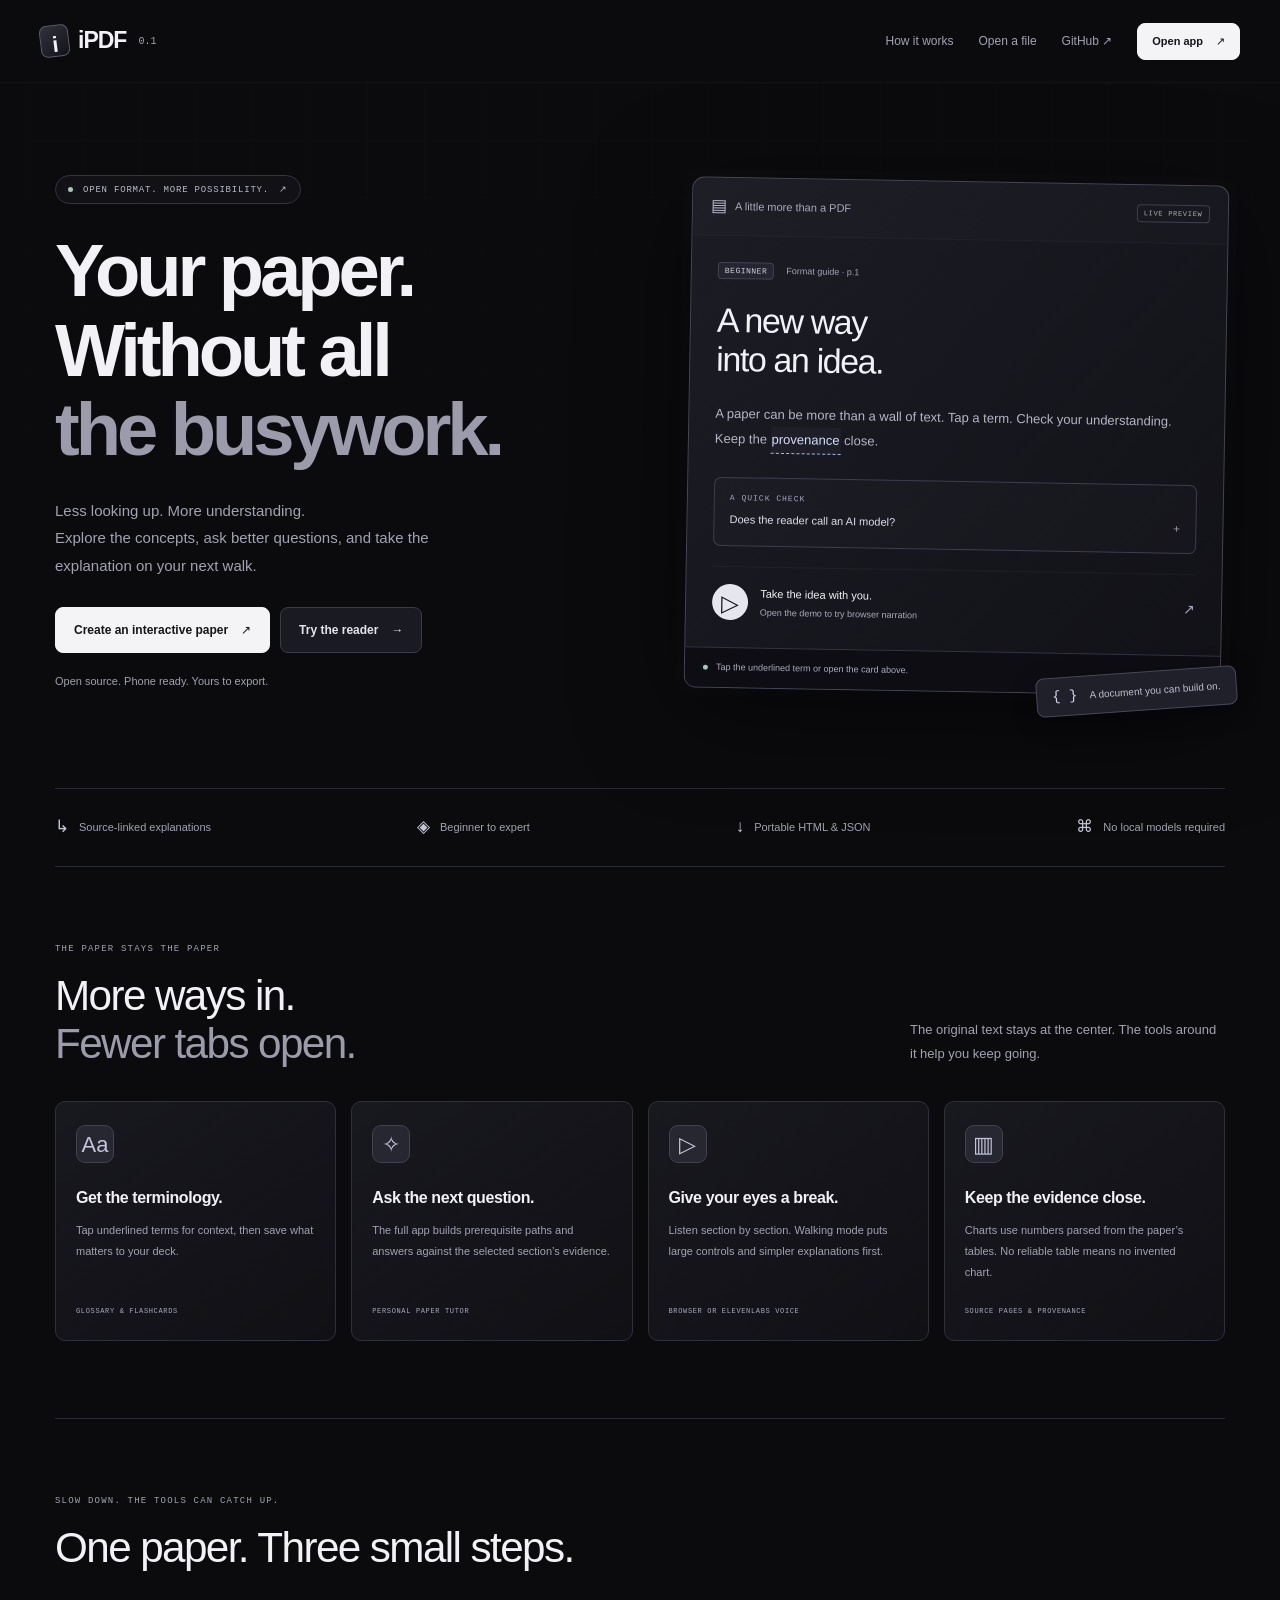
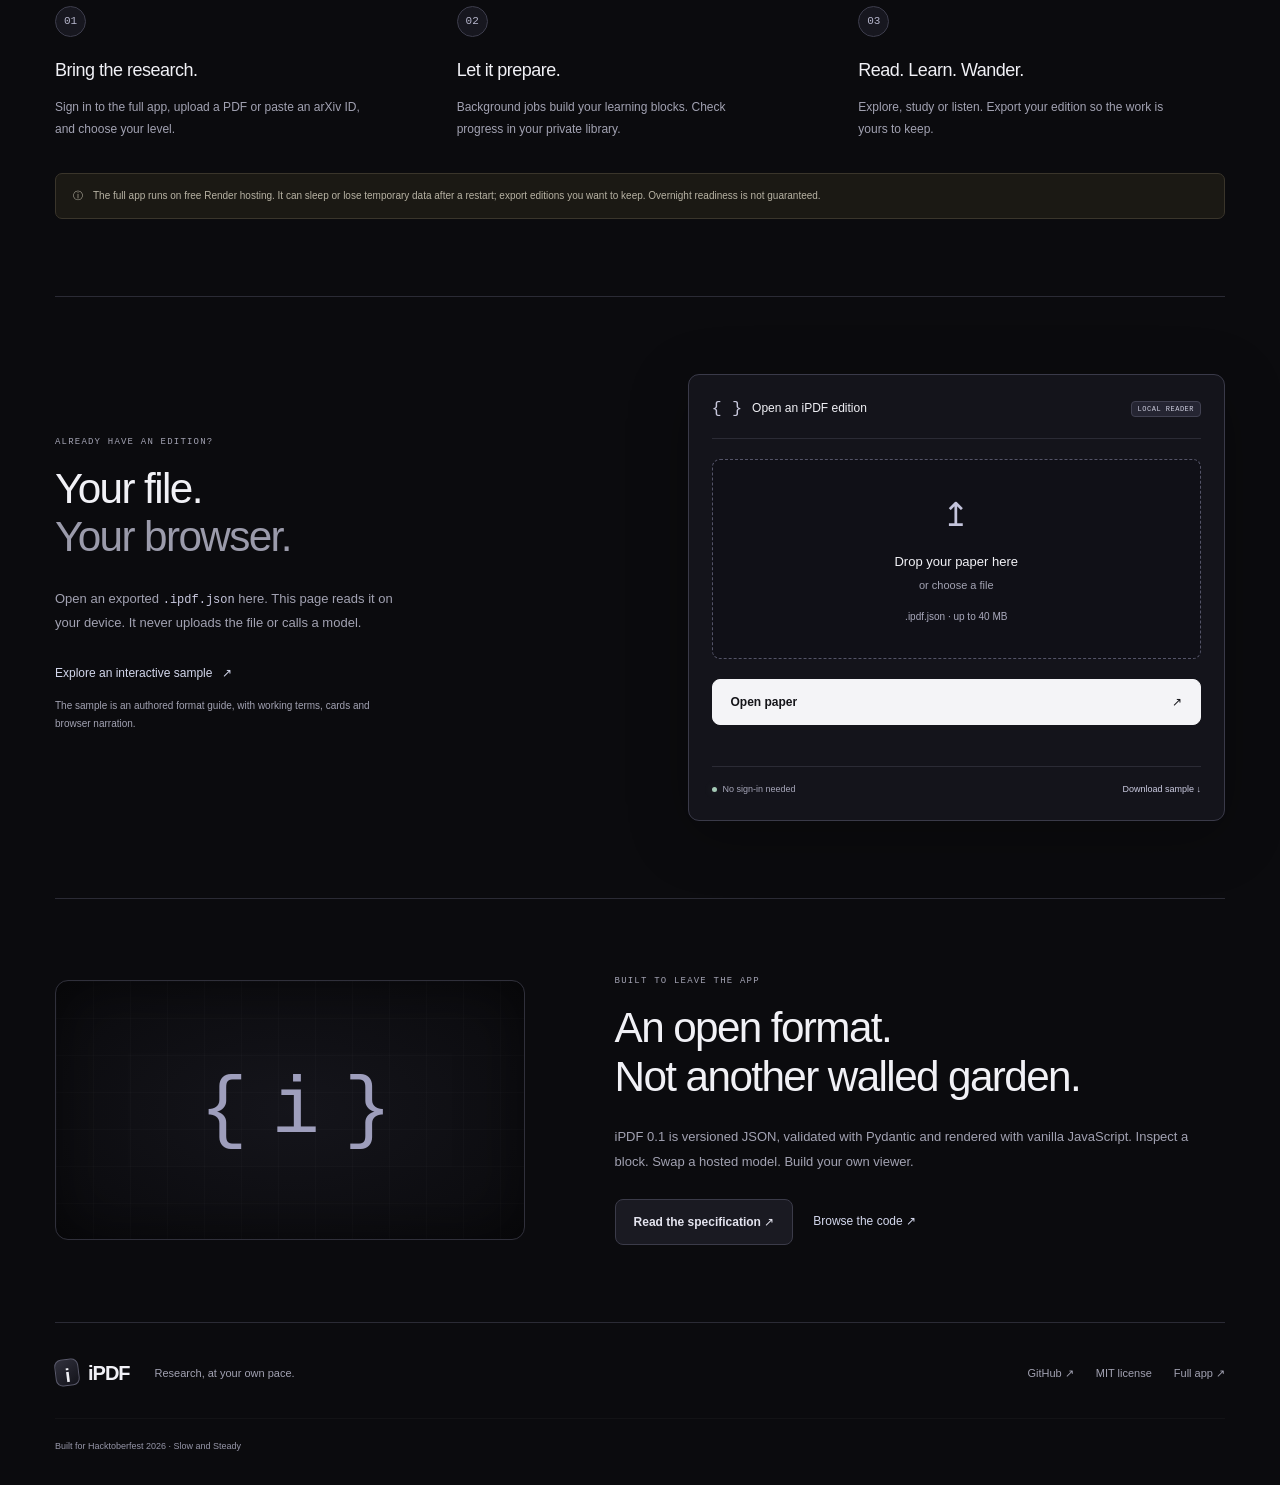
<file: docs/index.html>
<!doctype html>
<html lang="en">
<head>
  <meta charset="utf-8"><meta name="viewport" content="width=device-width,initial-scale=1">
  <meta name="theme-color" content="#0b0b0e">
  <meta name="description" content="Research at your pace. Turn papers into source-linked learning and listening, or open an iPDF file privately in your browser.">
  <title>iPDF — Research at your pace.</title>
  <link rel="stylesheet" href="styles.css?v=3"><script src="pages.js?v=3" defer></script><script src="import.js?v=3" defer></script>
</head>
<body>
<a class="skip-link" href="#main">Skip to content</a>
<header class="site-header"><a class="brand" href="./" aria-label="iPDF home"><span class="brand-mark">i</span>iPDF <span class="version">0.1</span></a><nav aria-label="Main navigation"><a href="#how-it-works">How it works</a><a href="#open-reader">Open a file</a><a class="nav-code" href="https://github.com/spacenets7/ipdf">GitHub ↗</a><a class="button button-small" href="https://ipdf-tvvn.onrender.com/">Open app <span aria-hidden="true">↗</span></a></nav></header>
<main id="main">
<section class="hero" aria-labelledby="hero-title">
  <div class="hero-copy"><a class="release-badge" href="https://github.com/spacenets7/ipdf/blob/main/SPEC.md"><span class="live-dot" aria-hidden="true"></span> OPEN FORMAT. MORE POSSIBILITY. <span aria-hidden="true">↗</span></a><h1 id="hero-title">Your paper.<br>Without all<br><span>the busywork.</span></h1><p class="hero-description">Less looking up. More understanding.<br>Explore the concepts, ask better questions, and take the explanation on your next walk.</p><div class="hero-actions"><a class="button" href="https://ipdf-tvvn.onrender.com/">Create an interactive paper <span aria-hidden="true">↗</span></a><a class="button secondary" href="demo.html">Try the reader <span aria-hidden="true">→</span></a></div><p class="hero-footnote">Open source. Phone ready. Yours to export.</p></div>
  <div class="hero-preview"><div class="preview-glow" aria-hidden="true"></div><article class="paper-preview" aria-label="Interactive format preview"><header class="preview-toolbar"><span><span class="mini-file" aria-hidden="true">▤</span> A little more than a PDF</span><span class="preview-label">LIVE PREVIEW</span></header><div class="preview-body"><div class="preview-meta"><span class="pill">BEGINNER</span><span>Format guide · p.1</span></div><h2>A new way<br>into an idea.</h2><p>A paper can be more than a wall of text. Tap a term. Check your understanding. Keep the <button id="preview-term" class="term" aria-expanded="false" aria-controls="preview-definition">provenance</button> close.</p><div class="definition" id="preview-definition" hidden><strong>Provenance</strong><p>Where an explanation came from: its source page, model and prompt version.</p><span>Authored format example · page 1</span></div><details class="preview-card"><summary><span class="card-kicker">A QUICK CHECK</span>Does the reader call an AI model?<span class="card-toggle" aria-hidden="true">＋</span></summary><p>No. It reads the iPDF JSON. Generation happens separately, so an exported edition can travel with you.</p></details><a class="preview-player" href="demo.html"><span class="play-icon" aria-hidden="true">▷</span><span><strong>Take the idea with you.</strong><small>Open the demo to try browser narration</small></span><span aria-hidden="true">↗</span></a></div><footer class="preview-footer"><span class="live-dot" aria-hidden="true"></span> Tap the underlined term or open the card above.</footer></article><div class="floating-note"><span aria-hidden="true">{ }</span> A document you can build on.</div></div>
</section>
<div class="capability-strip" aria-label="Project principles"><span><i aria-hidden="true">↳</i> Source-linked explanations</span><span><i aria-hidden="true">◈</i> Beginner to expert</span><span><i aria-hidden="true">↓</i> Portable HTML & JSON</span><span><i aria-hidden="true">⌘</i> No local models required</span></div>
<section class="features section-space" aria-labelledby="features-title"><div class="section-heading"><div><span class="eyebrow">THE PAPER STAYS THE PAPER</span><h2 id="features-title">More ways in.<br><span>Fewer tabs open.</span></h2></div><p>The original text stays at the center. The tools around it help you keep going.</p></div><div class="feature-grid"><article class="feature-card"><span class="feature-icon" aria-hidden="true">Aa</span><h3>Get the terminology.</h3><p>Tap underlined terms for context, then save what matters to your deck.</p><span class="feature-tag">GLOSSARY & FLASHCARDS</span></article><article class="feature-card"><span class="feature-icon" aria-hidden="true">✧</span><h3>Ask the next question.</h3><p>The full app builds prerequisite paths and answers against the selected section’s evidence.</p><span class="feature-tag">PERSONAL PAPER TUTOR</span></article><article class="feature-card"><span class="feature-icon" aria-hidden="true">▷</span><h3>Give your eyes a break.</h3><p>Listen section by section. Walking mode puts large controls and simpler explanations first.</p><span class="feature-tag">BROWSER OR ELEVENLABS VOICE</span></article><article class="feature-card"><span class="feature-icon" aria-hidden="true">▥</span><h3>Keep the evidence close.</h3><p>Charts use numbers parsed from the paper’s tables. No reliable table means no invented chart.</p><span class="feature-tag">SOURCE PAGES & PROVENANCE</span></article></div></section>
<section class="workflow section-space" id="how-it-works" aria-labelledby="workflow-title"><div class="section-heading"><div><span class="eyebrow">SLOW DOWN. THE TOOLS CAN CATCH UP.</span><h2 id="workflow-title">One paper. Three small steps.</h2></div></div><ol class="steps"><li><span class="step-number">01</span><h3>Bring the research.</h3><p>Sign in to the full app, upload a PDF or paste an arXiv ID, and choose your level.</p></li><li><span class="step-number">02</span><h3>Let it prepare.</h3><p>Background jobs build your learning blocks. Check progress in your private library.</p></li><li><span class="step-number">03</span><h3>Read. Learn. Wander.</h3><p>Explore, study or listen. Export your edition so the work is yours to keep.</p></li></ol><p class="service-note"><span aria-hidden="true">ⓘ</span> The full app runs on free Render hosting. It can sleep or lose temporary data after a restart; export editions you want to keep. Overnight readiness is not guaranteed.</p></section>
<section class="reader-section section-space" id="open-reader" aria-labelledby="reader-title"><div class="reader-copy"><span class="eyebrow">ALREADY HAVE AN EDITION?</span><h2 id="reader-title">Your file.<br><span>Your browser.</span></h2><p>Open an exported <code>.ipdf.json</code> here. This page reads it on your device. It never uploads the file or calls a model.</p><a class="text-link" href="demo.html">Explore an interactive sample <span aria-hidden="true">↗</span></a><p class="sample-note">The sample is an authored format guide, with working terms, cards and browser narration.</p></div><div class="import-panel"><div class="import-title"><span aria-hidden="true">{ }</span><strong>Open an iPDF edition</strong><span class="pill">LOCAL READER</span></div><label class="file-drop" id="file-drop" for="paper"><span class="upload-icon" aria-hidden="true">↥</span><strong>Drop your paper here</strong><span>or choose a file</span><small id="selected-file">.ipdf.json · up to 40 MB</small><input id="paper" type="file" accept=".json,application/json"><span class="sr-only">Choose iPDF JSON file</span></label><button class="button open-button" id="open" type="button">Open paper <span aria-hidden="true">↗</span></button><p id="status" class="import-status" role="status" aria-live="polite"></p><div class="import-bottom"><span><span class="live-dot" aria-hidden="true"></span> No sign-in needed</span><a href="demo.ipdf.json" download>Download sample ↓</a></div></div></section>
<section class="open-format section-space"><div class="format-symbol" aria-hidden="true">{ i }</div><div><span class="eyebrow">BUILT TO LEAVE THE APP</span><h2>An open format.<br>Not another walled garden.</h2><p>iPDF 0.1 is versioned JSON, validated with Pydantic and rendered with vanilla JavaScript. Inspect a block. Swap a hosted model. Build your own viewer.</p><div class="format-links"><a class="button secondary" href="https://github.com/spacenets7/ipdf/blob/main/SPEC.md">Read the specification ↗</a><a class="text-link" href="https://github.com/spacenets7/ipdf">Browse the code ↗</a></div></div></section>
</main>
<footer class="site-footer"><a class="brand" href="./"><span class="brand-mark">i</span>iPDF</a><p>Research, at your own pace.</p><nav aria-label="Footer navigation"><a href="https://github.com/spacenets7/ipdf">GitHub ↗</a><a href="https://github.com/spacenets7/ipdf/blob/main/LICENSE">MIT license</a><a href="https://ipdf-tvvn.onrender.com/">Full app ↗</a></nav><span class="footer-note">Built for Hacktoberfest 2026 · Slow and Steady</span></footer>
</body></html>
</file>
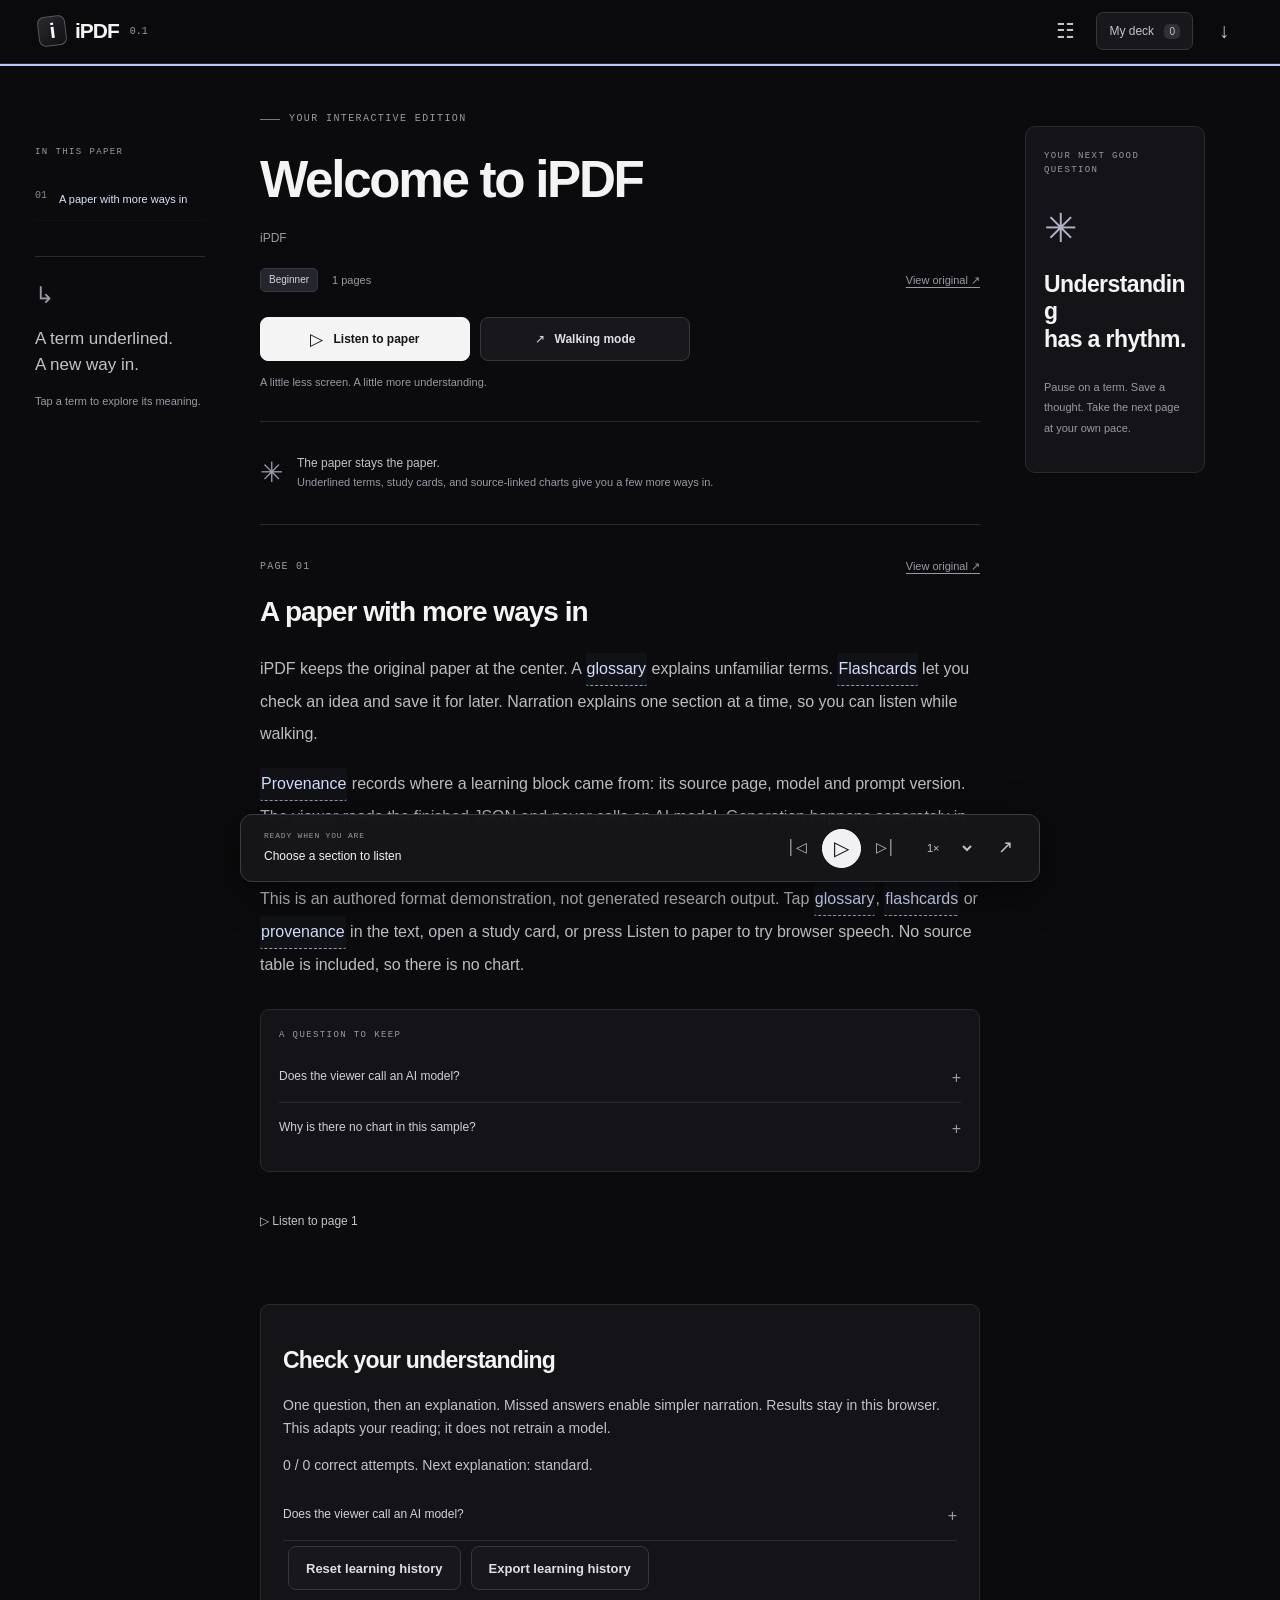
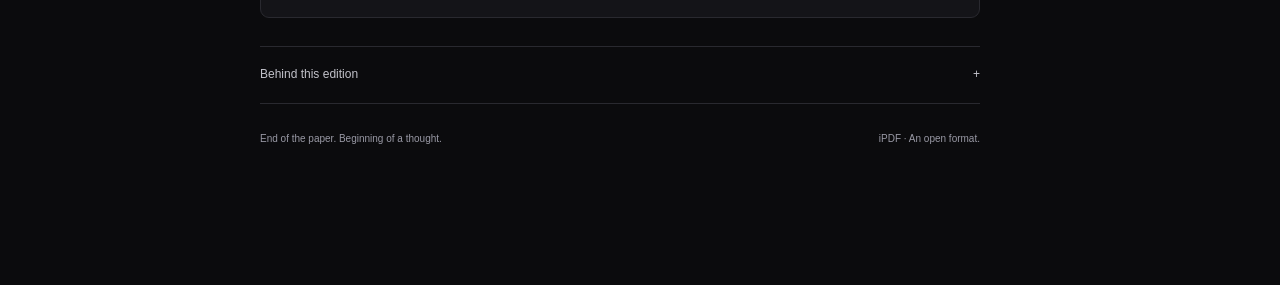
<file: docs/demo.html>
<!doctype html><html lang="en"><head><meta charset="utf-8"><meta name="viewport" content="width=device-width,initial-scale=1"><meta name="theme-color" content="#0b0b0d"><title>Welcome to iPDF — iPDF</title><style>/* iPDF — a quiet, monochrome workspace. Shared by the app and portable reader. */
:root{color-scheme:dark;--paper:#0b0b0d;--card:#121215;--raised:#18181c;--ink:#f4f4f5;--text:#c2c2ca;--muted:#9999a5;--line:#29292f;--green:#fafafa;--pale:#202025;--accent:#b9c7ff;--serif:'Segoe UI',Arial,sans-serif;--sans:'Segoe UI',Arial,sans-serif;--mono:Consolas,'Courier New',monospace}

*{box-sizing:border-box}
html{scroll-behavior:smooth;scroll-padding-top:120px}
body{margin:0;background:var(--paper);color:var(--ink);font:14px/1.65 var(--sans);-webkit-font-smoothing:antialiased}
button,input,select,textarea{font:inherit}
button,a,summary{-webkit-tap-highlight-color:transparent}
button{cursor:pointer}
button:disabled{opacity:.5;cursor:wait}
a{color:inherit;text-decoration:none}
a:hover{color:#fff}
button:focus-visible,a:focus-visible,input:focus-visible,summary:focus-visible,select:focus-visible,textarea:focus-visible{outline:2px solid var(--accent);outline-offset:4px}
[hidden]{display:none!important}
::selection{background:#bbc7ff38;color:white}
.sr-only{position:absolute;width:1px;height:1px;padding:0;margin:-1px;overflow:hidden;clip:rect(0,0,0,0);white-space:nowrap;border:0}

h1,h2,h3,p{overflow-wrap:anywhere}
h1{font-size:clamp(40px,6vw,76px);font-weight:600;line-height:1.07;letter-spacing:-.055em;margin:22px 0}
h2{font-size:25px;line-height:1.25;letter-spacing:-.035em;font-weight:550}
h3{font-weight:550;line-height:1.4}
p{color:var(--text)}
.eyebrow,.panel-kicker{font:10px/1.6 var(--mono);letter-spacing:1.4px;color:var(--muted)}
.eyebrow{display:flex;align-items:center;gap:9px}
.tiny-rule,.eyebrow>span:first-child:empty{width:20px;height:1px;background:#777785;display:inline-block}
.logo{display:inline-flex;align-items:center;gap:9px;font-size:21px;font-weight:650;letter-spacing:-1px;white-space:nowrap}
.logo-mark{display:grid;place-items:center;width:28px;height:30px;border:1px solid #585861;border-radius:7px;font:600 21px var(--sans);background:linear-gradient(145deg,#29292f,#101013);color:#fff;transform:rotate(-7deg)}
.version{font:10px var(--mono);color:var(--muted);letter-spacing:0;margin-left:2px}
.button{border:1px solid transparent;border-radius:8px;display:inline-flex;align-items:center;justify-content:center;gap:10px;font-size:13px;font-weight:550;padding:11px 17px;min-height:44px;line-height:1.5;transition:background .15s,border-color .15s}
.primary{background:#f4f4f5;color:#151518;border-color:#f4f4f5;box-shadow:0 1px 0 #ffffff30 inset}
.primary:hover{background:#dcdce2;color:#08080a;border-color:#dcdce2}
.secondary{border-color:#36363e;background:#18181c;color:#dedee4}
.secondary:hover{background:#24242a;border-color:#50505a}
.small-button{border:1px solid #36363e;border-radius:6px;background:transparent;color:var(--text);font-size:11px;padding:7px 11px;min-height:36px}
.small-button:hover{background:var(--pale);color:white}
.icon-button{border:0;background:transparent;color:var(--text);min-width:36px;min-height:40px;font-size:21px;padding:3px}
.icon-button:hover{color:white;background:#ffffff0b;border-radius:6px}
.small-link{font-size:12px;color:var(--text);text-decoration:underline;text-underline-offset:4px}
.text-button{border:0;background:none;font-size:12px;color:var(--muted);padding:8px 0;min-height:36px}
.text-button:hover{color:white}
.skip-link{position:fixed;left:12px;top:-80px;background:white;color:black;padding:12px 20px;z-index:200;border-radius:6px}
.skip-link:focus{top:12px}

/* New paper / public entry */
.site-header{height:76px;max-width:1280px;margin:auto;padding:0 40px;display:flex;align-items:center;justify-content:space-between;border-bottom:1px solid #ffffff08}
.header-link{display:flex;align-items:center;gap:26px;font-size:12px;color:var(--muted)}
.header-link a:last-child{border:1px solid var(--line);padding:8px 15px;border-radius:30px}
.studio-main{max-width:1200px;margin:auto;padding:0 28px}
.studio-intro{text-align:center;position:relative;padding:90px 80px 70px;background-image:linear-gradient(#ffffff04 1px,transparent 1px),linear-gradient(90deg,#ffffff04 1px,transparent 1px);background-size:60px 60px}
.studio-intro .eyebrow{justify-content:center;border:1px solid var(--line);border-radius:30px;width:max-content;max-width:100%;padding:7px 13px;margin:0 auto 30px;background:#101013}
.studio-intro h1{max-width:800px;margin:0 auto 26px}
.studio-intro h1 em{font-style:normal;color:#a7a7b3}
.lead{font-size:16px;line-height:1.8;color:#a3a3ae;max-width:530px;margin:0 auto 28px}
.hero-actions{display:flex;justify-content:center;gap:12px;flex-wrap:wrap}
.feature-row{display:flex;justify-content:center;flex-wrap:wrap;gap:22px;color:var(--muted);font-size:11px;margin-top:28px}
.hero-tile{position:absolute;width:64px;height:64px;border-radius:16px;border:1px solid #ffffff0d;background:linear-gradient(140deg,#242429,#111115);box-shadow:0 12px 40px #0008,inset 0 1px 1px #ffffff0d;display:grid;place-items:center;font-size:26px;color:#b7b7c5;pointer-events:none}
.hero-tile:nth-of-type(1){top:55px;left:3%;transform:rotate(-12deg)}
.hero-tile:nth-of-type(2){top:80px;right:2%;transform:rotate(13deg)}
.hero-tile:nth-of-type(3){bottom:85px;left:6%;transform:rotate(8deg)}
.hero-tile:nth-of-type(4){bottom:70px;right:5%;transform:rotate(-10deg)}
.create-panel{max-width:720px;margin:15px auto 70px;padding:32px;border:1px solid var(--line);border-radius:14px;background:linear-gradient(150deg,#161619,#101013);box-shadow:0 18px 80px #0004;scroll-margin-top:30px}
.create-panel h2{font-size:30px;margin:10px 0}
.panel-subtitle{font-size:13px;color:var(--muted);margin:0 0 25px}
.configuration-notice{font-size:12px;background:#1c1b16;color:#d5c99d;border:1px solid #39352a;border-radius:7px;padding:12px 15px;line-height:1.8}
.configuration-notice code{font-size:11px;overflow-wrap:anywhere}
fieldset{padding:0;margin:0;border:0}
legend,label[for]{font-size:12px;font-weight:500;color:var(--text);margin-bottom:9px;display:block}
.source-tabs{display:flex;background:#0c0c0f;border:1px solid var(--line);border-radius:8px;padding:4px;margin:20px 0}
.source-tabs label{flex:1;text-align:center;position:relative;cursor:pointer}
.source-tabs input{position:absolute;opacity:0}
.source-tabs span{display:block;padding:9px 12px;border-radius:5px;font-size:12px;color:var(--muted)}
.source-tabs input:checked+span{background:#27272e;color:white;box-shadow:0 1px 3px #0006}
.source-tabs input:focus-visible+span{outline:2px solid var(--accent)}
input[type=text],input:not([type]),input[type=search],textarea,select{background:#0e0e11;color:var(--ink);border:1px solid #33333b;border-radius:7px;padding:11px 13px;min-height:44px;width:100%}
input::placeholder,textarea::placeholder{color:#777783}
.field-help{font-size:11px;color:var(--muted);margin:7px 0 12px}
.sample-link{border:0;background:none;font-size:11px;padding:0;color:var(--text);text-decoration:underline;text-underline-offset:3px;min-height:30px}
.level-picker{margin:24px 0}
.level-picker legend{margin-bottom:11px}
.level-picker label{position:relative;display:flex;align-items:center;justify-content:space-between;gap:12px;padding:12px 14px;border:1px solid var(--line);border-radius:7px;margin-bottom:8px;cursor:pointer}
.level-picker label:has(input:checked){border-color:#777785;background:#202025}
.level-picker input{accent-color:#dadade;width:15px;height:15px;margin:0;flex-shrink:0}
.level-picker label>span{flex:1}
.level-picker strong{display:block;font-size:12px;font-weight:550}
.level-picker small{display:block;font-size:11px;color:var(--muted);margin-top:2px}
.level-picker b{font:11px var(--mono);color:var(--muted);font-weight:400}
.create-panel select,.create-panel input[name=background]{margin:0 0 18px}
.create-button{width:100%;justify-content:space-between;margin-top:6px}
.privacy-line{text-align:center;font-size:10px;color:var(--muted);margin:14px 0 0}
.upload-drop{display:flex;align-items:center;flex-direction:column;text-align:center;border:1px dashed #4d4d59;border-radius:8px;padding:26px 14px;gap:7px;background:#111115;cursor:pointer}
.upload-symbol{font-size:29px;color:#dedee5}
.upload-drop strong{font-size:13px;font-weight:550}
.upload-drop small{font-size:11px;color:var(--muted);max-width:100%;overflow-wrap:anywhere}
.upload-drop input{font-size:11px;max-width:100%;margin:10px 0 0}
.studio-footer{max-width:1200px;margin:auto;border-top:1px solid var(--line);padding:24px 28px;display:flex;justify-content:space-between;gap:20px;font-size:11px;color:var(--muted)}
.job-progress{padding-top:22px;margin-top:22px;border-top:1px solid var(--line)}
.progress-label{display:flex;justify-content:space-between;font-size:12px;gap:15px}
.progress-label strong{font-weight:400}
.progress-track{height:4px;border-radius:4px;background:var(--line);margin:12px 0}
.progress-track span{display:block;height:100%;background:#d6d6e0;width:0;transition:width .3s}
.job-progress p{font-size:11px;color:var(--muted)}
.error-message{font-size:12px;background:#321b20;border:1px solid #5e3039;padding:12px;border-radius:7px;color:#ffc4cd}

/* Reader */
.reader-header{height:64px;padding:0 24px;display:flex;align-items:center;justify-content:space-between;border-bottom:1px solid var(--line);position:sticky;top:0;background:#0b0b0df2;backdrop-filter:blur(16px);z-index:20}
.reader-header-actions{display:flex;gap:13px;align-items:center}
.deck-button{background:#18181c;border:1px solid #35353d;border-radius:7px;color:var(--text);padding:7px 12px;font-size:12px;min-height:38px}
.deck-button>span{background:#303038;border-radius:5px;padding:2px 5px;margin-left:7px;font-size:10px}
.reading-progress{height:2px;background:#18181c;position:sticky;top:64px;z-index:21}
.reading-progress>span{display:block;height:2px;width:0;background:#b8c6ff;transition:width .3s}
.paper-layout{padding:0 24px 110px;max-width:850px;margin:auto}
.desktop-outline,.desktop-margin{display:none}
.paper-intro{padding:45px 0 30px;border-bottom:1px solid var(--line)}
.paper-intro h1{font-size:clamp(34px,4vw,52px);line-height:1.13;letter-spacing:-.045em;margin:24px 0 18px}
.paper-authors{font-size:12px;color:var(--muted);line-height:1.9;margin:0 0 18px}
.paper-meta{display:flex;flex-wrap:wrap;gap:14px;align-items:center;font-size:11px;color:var(--muted)}
.level-badge{font-size:10px;text-transform:capitalize;background:#25252d;border:1px solid #383842;color:#d4d4df;border-radius:5px;padding:3px 8px}
.paper-meta>a{margin-left:auto;text-decoration:underline;text-underline-offset:3px}
.paper-actions{display:flex;gap:10px;margin:25px 0 12px;max-width:430px}
.paper-actions .button{flex:1;font-size:12px;padding:11px}
.play-symbol{font-size:17px;line-height:1}
.listening-note{font-size:11px;color:var(--muted);margin:0}
.reading-instruction{display:flex;gap:14px;align-items:center;padding:24px 0;margin:4px 0}
.instruction-star{font-size:28px;color:#9696a5}
.reading-instruction p{font-size:12px;color:var(--text);margin:0}
.reading-instruction p>span{font-size:11px;color:var(--muted)}
.paper-section{border-top:1px solid var(--line);padding:32px 0;scroll-margin-top:125px}
.paper-section.narrating{position:relative}
.paper-section.narrating:before{content:'';position:absolute;left:-14px;top:30px;bottom:30px;width:2px;background:#b8c6ff;border-radius:2px}
.section-heading{display:flex;justify-content:space-between;align-items:center}
.page-label{font:10px var(--mono);letter-spacing:1.2px;color:var(--muted)}
.source-link{font-size:11px;color:var(--muted);text-decoration:underline;text-underline-offset:3px}
.paper-section h2{font-size:28px;margin:18px 0 23px;line-height:1.3}
.source-paragraph{font:15px/1.95 var(--sans);color:#bcbcc6;overflow-wrap:anywhere;margin:18px 0}
.glossary-term{display:inline;border:0;background:#b8c6ff0a;border-bottom:1px dashed #929bbd;color:#d2dcff;font:inherit;cursor:pointer;padding:0 1px;border-radius:2px}
.glossary-term:hover{background:#b8c6ff20}
.study-cards{margin:28px 0 12px;padding:18px;background:#141418;border:1px solid var(--line);border-radius:9px}
.study-cards>.eyebrow{font-size:9px;margin-bottom:10px}
.study-card{border-bottom:1px solid var(--line)}
.study-card:last-child{border:0}
summary{cursor:pointer;list-style:none}
summary::-webkit-details-marker{display:none}
.study-card>summary{font-size:12px;font-weight:500;padding:15px 20px 15px 0;position:relative;color:#d0d0da}
.study-card>summary:after{content:'+';position:absolute;right:0;font-size:16px;top:13px;font-weight:400;color:var(--muted)}
.study-card[open]>summary:after{content:'−'}
.card-answer{padding:0 0 15px}
.card-answer>p{font-size:12px;color:var(--text);line-height:1.85;margin:0 0 14px}
.card-actions{display:flex;justify-content:space-between;align-items:center;gap:10px}
.section-listen{border:0;background:none;padding:10px 0;margin-top:16px;font-size:12px;color:var(--text);min-height:44px}
.evidence-chart{margin:28px 0;background:#141418;border:1px solid var(--line);padding:22px 18px;border-radius:9px;overflow:hidden}
.evidence-chart>.eyebrow{font-size:9px}
.evidence-chart h3{font-size:21px;margin:13px 0 22px;color:var(--ink)}
.chart-container{height:240px;width:100%;position:relative}
.evidence-chart figcaption{font-size:11px;margin:16px 0 0}
.evidence-chart figcaption .source-link{color:var(--text);font-size:11px}
.chart-evidence{font-size:11px;margin-top:14px;color:var(--muted);overflow-x:auto}
.chart-evidence summary{padding:5px 0}
.chart-data{font-size:11px;border-collapse:collapse;width:100%;margin:10px 0;color:var(--text)}
.chart-data th,.chart-data td{text-align:left;padding:7px 9px;border:1px solid var(--line);font-weight:400}
.paper-figure{margin:25px 0}
.paper-figure img{display:block;max-width:100%;height:auto;border:1px solid var(--line);border-radius:5px;background:white}
.paper-figure figcaption{font-size:11px;line-height:1.8;color:var(--muted);margin-top:10px}
.edition-notice{border:1px solid #403a2b;background:#1d1b16;border-radius:7px;padding:12px 15px;font-size:12px;color:#dbcca5;margin-top:22px}
.edition-notice>summary{font-size:12px}
.edition-notice p{font-size:11px;margin:10px 0;color:inherit}
.provenance-panel{border-block:1px solid var(--line);margin-top:12px}
.provenance-panel summary{display:flex;justify-content:space-between;font-size:12px;color:var(--text);padding:18px 0}
.provenance-panel p{font-size:11px;color:var(--muted);line-height:1.9;overflow-wrap:anywhere}
.reader-footer{display:flex;justify-content:space-between;gap:20px;padding:27px 0;font-size:10px;color:var(--muted)}
.player-dock{position:fixed;bottom:0;left:0;right:0;z-index:25;background:#161619f5;backdrop-filter:blur(18px);border-top:1px solid #383840;display:flex;align-items:center;gap:10px;padding:12px 16px max(12px,env(safe-area-inset-bottom));box-shadow:0 -6px 30px #0003}
.player-section{flex:1;min-width:0}
.player-section>.eyebrow{font-size:8px;letter-spacing:.8px;color:var(--muted);margin-bottom:4px}
.player-section>span:last-child{display:block;font-size:12px;color:var(--ink);white-space:nowrap;overflow:hidden;text-overflow:ellipsis}
.player-controls{display:flex;align-items:center;gap:5px}
.player-controls>.icon-button{font-size:14px;min-width:26px}
.round-play{border:1px solid white;background:#f1f1f4;color:#101013;border-radius:50%;width:39px;height:39px;display:grid;place-content:center;font-size:20px;line-height:1}
.speed-picker{margin:0}
.speed-picker select{background:transparent;border:0;color:var(--text);font-size:11px;max-width:63px;min-height:36px;padding:4px}
.player-dock>#dock-walking{font-size:18px;min-width:20px}
.toast{position:fixed;z-index:150;bottom:100px;left:50%;transform:translateX(-50%);background:#e8e8ee;color:#18181d;border-radius:8px;padding:13px 19px;max-width:calc(100% - 32px);width:max-content;font-size:12px;box-shadow:0 4px 25px #0005}

/* Reader dialogs and audio-first screen */
.term-popover{position:fixed;padding:30px 24px 24px;border:1px solid #42424d;border-radius:12px;background:#17171c;color:var(--ink);width:calc(100% - 40px);max-width:430px;box-shadow:0 20px 80px #0009;max-height:85dvh;overflow:auto}
.term-popover::backdrop,.side-dialog::backdrop,.export-dialog::backdrop{background:#0009;backdrop-filter:blur(5px)}
.dialog-close{position:absolute;right:14px;top:12px;border:0;background:none;color:var(--muted);width:32px;height:32px;font-size:25px;line-height:1}
.term-popover h2{font-size:29px;margin:17px 0 12px}
.term-popover>p:not(.source-credit){font-size:13px;line-height:1.9;color:var(--text);margin:14px 0}
.source-credit{font-size:10px;color:var(--muted);overflow-wrap:anywhere}
.popover-actions{display:flex;align-items:center;justify-content:space-between;margin-top:22px;gap:12px}
.popover-actions .button{font-size:12px}
.side-dialog{height:100dvh;max-height:100dvh;margin:0 0 0 auto;border:0;border-left:1px solid var(--line);padding:24px;background:#111115;color:var(--ink);width:calc(100% - 24px);max-width:440px}
.side-dialog header{position:relative}
.side-dialog h2{font-size:27px;max-width:calc(100% - 40px);margin:23px 0}
.side-dialog .dialog-close{top:0;right:0}
.dialog-description{font-size:12px;color:var(--muted);margin-bottom:30px}
.side-dialog .study-card{background:#1b1b21;padding:0 16px;border-radius:7px;margin:12px 0;border:1px solid var(--line)}
.empty-deck{font-size:13px;color:var(--muted);line-height:1.9;margin-top:60px}
.outline-link{display:flex;gap:12px;font-size:12px;color:var(--muted);padding:11px 0;border-bottom:1px solid #ffffff08}
.outline-link>span:first-child{font:10px var(--mono);color:#858594}
.outline-link.current{color:#dce3ff}
.export-dialog{border:1px solid #3b3b45;border-radius:12px;width:calc(100% - 36px);max-width:450px;padding:32px 24px;background:#15151a;color:var(--ink)}
.export-dialog h2{font-size:29px;margin:17px 0}
.export-dialog>p{font-size:12px;color:var(--muted);line-height:1.9}
.export-option{display:block;padding:17px 15px;border:1px solid #363640;border-radius:7px;margin-top:12px;background:#1c1c23}
.export-option:hover{border-color:#777785;background:#25252d}
.export-option strong{font-size:13px;font-weight:550;display:block}
.export-option strong>span{float:right}
.export-option small{font-size:11px;display:block;margin-top:5px;color:var(--muted)}
.walking-mode{position:fixed;inset:0;border:0;margin:0;width:100%;height:100dvh;max-width:100%;max-height:100%;background:radial-gradient(ellipse at 50% 30%,#24242e,#101014 70%);color:#fafafa;padding:28px 28px 24px;text-align:center;overflow:auto}
.walking-mode::backdrop{background:#000b;backdrop-filter:blur(8px)}
.walking-mode>header{display:flex;justify-content:space-between;align-items:center;position:relative;min-height:35px}
.walking-mode .eyebrow{font-size:9px;color:#a6a6b5}
.walking-mode .dialog-close{position:relative;right:auto;top:auto;color:#cfcfd9}
.walking-art{height:165px;width:165px;margin:25px auto 15px;position:relative;display:grid;place-items:center}
.walking-art>div{position:absolute;inset:13px;border:1px solid #9292ad44;border-radius:50%;transform:scaleX(.7) rotate(35deg)}
.walking-art>div:last-child{transform:scaleX(.7) rotate(-35deg)}
.walking-art>span{font-size:85px;color:#d3d3e8;line-height:1}
.walking-page{font:10px var(--mono);letter-spacing:2px;color:#a7a7bb}
.walking-mode>h2{font-size:34px;line-height:1.2;letter-spacing:-1px;margin:22px 0 15px}
.walking-mode>p:not(.walking-hint){font-size:12px;color:#aaaabb;line-height:1.8;max-width:320px;margin:0 auto}
.walking-controls{display:flex;justify-content:center;align-items:center;gap:30px;margin:30px 0}
.walking-controls button{background:none;border:0;color:#c4c4d3;width:45px;height:55px;font-size:26px}
.walking-controls #walk-play{width:76px;height:76px;border-radius:50%;background:#f4f4f5;color:#111115;font-size:36px;display:grid;place-items:center;padding-left:5px}
.simpler-button{background:#24242c;border:1px solid #444450;color:#dedee9;border-radius:30px;font-size:12px;padding:12px 19px;display:block;max-width:300px;margin:0 auto 15px;min-height:44px}
.simpler-button:hover{background:#32323c}
.simpler-button span{margin-left:16px}
.walking-mode .small-link{font-size:11px;color:#aaaabb}
.walking-hint{font-size:10px;color:#aaaabb;margin:26px auto 0}
.learning-panel{padding:22px;margin:28px 0;border:1px solid var(--line);border-radius:9px;background:#141418}
.learning-panel h2{font-size:23px}
.quiz-choices{display:grid;gap:8px;margin:14px 0}
.quiz-choices button{text-align:left;white-space:normal}
.quiz-feedback{line-height:1.6}
.learning-panel button{margin:5px}
.learning-panel summary{cursor:pointer}

@media(min-width:700px){.paper-layout{padding-inline:50px}
.source-paragraph{font-size:16px;line-height:2}
.chart-container{height:280px}
.player-dock{left:50%;transform:translateX(-50%);bottom:18px;width:calc(100% - 70px);max-width:800px;border:1px solid #3b3b45;border-radius:12px;padding:13px 23px;gap:20px;box-shadow:0 10px 40px #0007}
.player-controls{gap:12px}
.walking-mode{max-width:470px;max-height:calc(100dvh - 40px);height:820px;inset:20px 0;margin:auto;border:1px solid #3d3d48;border-radius:16px}
}

@media(min-width:1180px){.reader-header{padding:0 38px}
.paper-layout{display:grid;grid-template-columns:180px minmax(0,720px) 180px;gap:45px;max-width:1320px;padding:0 35px 110px}
.desktop-outline{display:block;position:sticky;top:145px;height:calc(100vh - 190px);overflow-y:auto;padding-right:10px;margin-top:52px;scrollbar-width:thin}
.desktop-outline>.eyebrow{font-size:9px;margin-bottom:20px}
.desktop-outline .outline-link{font-size:11px}
.outline-note{border-top:1px solid var(--line);margin-top:35px;padding-top:20px;color:var(--muted)}
.outline-note>span{font-size:23px}
.outline-note p{font-size:17px;line-height:1.5;margin:12px 0}
.outline-note small{font-size:11px}
.desktop-margin{display:block;margin-top:60px}
.margin-note{border:1px solid var(--line);background:#141418;border-radius:10px;padding:22px 18px}
.margin-note .eyebrow{font-size:9px}
.margin-note>b{display:block;font-size:40px;line-height:1;color:#b1b1c7;margin:30px 0 20px;font-weight:400}
.margin-note h3{font-size:23px;line-height:1.2;letter-spacing:-.6px}
.margin-note p{font-size:11px;line-height:1.9;color:var(--muted)}
.paper-main{min-width:0}
}

@media(max-width:699px){.site-header{height:64px;padding:0 20px}
.header-link{gap:12px;font-size:11px}
.header-link .desktop-link{display:none}
.studio-main{padding:0 18px}
.studio-intro{padding:58px 0 48px;background-size:44px 44px}
.studio-intro h1{font-size:43px;line-height:1.1;letter-spacing:-2.3px}
.studio-intro .eyebrow{font-size:8px;padding:6px 10px;margin-bottom:25px}
.lead{font-size:14px;max-width:330px}
.hero-tile{display:none}
.feature-row{font-size:10px;gap:12px}
.create-panel{padding:23px 19px;margin:8px auto 40px}
.create-panel h2{font-size:26px}
.studio-footer{font-size:10px;padding:22px 20px;flex-wrap:wrap}
.paper-intro{padding-top:32px}
.paper-meta>a{margin-left:0}
.paper-section h2{font-size:26px}
.reader-header{padding:0 18px}
.paper-layout{padding-inline:20px}
.reader-header-actions{gap:5px}
.player-section>.eyebrow{font-size:7px}
.player-section>span:last-child{font-size:11px}
.player-dock{gap:7px;padding-inline:12px}
.paper-actions .button{font-size:11px}
.walking-mode .eyebrow{font-size:8px}
}

@media(prefers-reduced-motion:reduce){html{scroll-behavior:auto}
*,*::before,*::after{transition:none!important;animation:none!important}
}

@media(forced-colors:active){.button,.logo-mark,.state-badge,.round-play{border:1px solid ButtonText}
.glossary-term{border-bottom:1px dashed LinkText}
}
</style></head><body class="viewer-body" data-document-id="">
<header class="reader-header"><a href="./" class="logo"><span class="logo-mark">i</span>iPDF<span class="version">0.1</span></a><div class="reader-header-actions"><button id="contents-button" class="icon-button" aria-label="Table of contents">☷</button><button id="deck-button" class="deck-button">My deck <span id="deck-count">0</span></button><button id="export-menu-button" class="icon-button" aria-label="Export paper">↓</button></div></header>
<div class="reading-progress" aria-hidden="true"><span id="reading-progress-bar"></span></div><main class="paper-layout"><aside class="desktop-outline"><div class="eyebrow">IN THIS PAPER</div><nav id="desktop-contents" aria-label="Paper sections"></nav><div class="outline-note"><span>↳</span><p>A term underlined.<br>A new way in.</p><small>Tap a term to explore its meaning.</small></div></aside><article class="paper-main"><header class="paper-intro"><div class="eyebrow"><span class="tiny-rule"></span> YOUR INTERACTIVE EDITION</div><h1 id="paper-title"></h1><p id="paper-authors" class="paper-authors"></p><div class="paper-meta"><span id="level-badge" class="level-badge"></span><span id="page-count"></span><a id="original-link" target="_blank" rel="noopener">View original ↗</a></div><div class="paper-actions"><button class="button primary" id="play-paper"><span class="play-symbol">▷</span> Listen to paper</button><button class="button secondary" id="walking-button"><span>↗</span> Walking mode</button></div><p class="listening-note" id="listening-note">A little less screen. A little more understanding.</p></header><div id="document-notices"></div><div class="reading-instruction"><span class="instruction-star">✳</span><p>The paper stays the paper.<br><span>Underlined terms, study cards, and source-linked charts give you a few more ways in.</span></p></div><div id="sections"></div><section class="provenance-panel"><details><summary>Behind this edition <span>+</span></summary><div id="provenance"></div></details></section><footer class="reader-footer"><span>End of the paper. Beginning of a thought.</span><span>iPDF · An open format.</span></footer></article><aside class="desktop-margin"><div class="margin-note"><span class="eyebrow">YOUR NEXT GOOD QUESTION</span><b>✳</b><h3>Understanding<br>has a rhythm.</h3><p>Pause on a term. Save a thought. Take the next page at your own pace.</p></div></aside></main>
<section class="player-dock" id="player-dock" aria-label="Narration player"><div class="player-section"><span class="eyebrow" id="player-state">READY WHEN YOU ARE</span><span id="player-section-title">Choose a section to listen</span></div><div class="player-controls"><button id="previous-section" class="icon-button" aria-label="Previous section">│◁</button><button id="toggle-play" class="round-play" aria-label="Play narration">▷</button><button id="next-section" class="icon-button" aria-label="Next section">▷│</button></div><label class="speed-picker"><span class="sr-only">Playback speed</span><select id="playback-speed"><option value="0.75">0.75×</option><option value="1" selected>1×</option><option value="1.25">1.25×</option><option value="1.5">1.5×</option></select></label><button id="dock-walking" class="icon-button" aria-label="Open walking mode">↗</button></section>
<audio id="narration-audio" preload="none"></audio>
<dialog id="term-popover" class="term-popover"><button class="dialog-close" data-close="term-popover" aria-label="Close term">×</button><span class="eyebrow">A LITTLE CONTEXT</span><h2 id="term-title"></h2><p id="term-definition"></p><p id="term-provenance" class="source-credit"></p><div class="popover-actions"><button id="save-term" class="button primary">Save to deck <span>+</span></button><a id="term-source" class="small-link" target="_blank" rel="noopener">View original ↗</a></div></dialog>
<dialog id="deck-dialog" class="side-dialog"><header><h2>Your little collection.</h2><button class="dialog-close" data-close="deck-dialog" aria-label="Close deck">×</button></header><p class="dialog-description">Ideas worth coming back to. Saved in this browser.</p><div id="deck-cards"></div></dialog>
<dialog id="contents-dialog" class="side-dialog"><header><h2>Follow the paper.</h2><button class="dialog-close" data-close="contents-dialog" aria-label="Close contents">×</button></header><nav id="mobile-contents" aria-label="Paper contents"></nav></dialog>
<dialog id="export-dialog" class="export-dialog"><button class="dialog-close" data-close="export-dialog" aria-label="Close export">×</button><span class="eyebrow">YOURS TO TAKE WITH YOU</span><h2>A paper without walls.</h2><p>Keep the interactive edition, or build something new with the open format.</p><a id="download-html" class="export-option"><strong>Interactive HTML <span>↓</span></strong><small>One self-contained file. Read it anywhere.</small></a><a id="download-json" class="export-option"><strong>iPDF JSON <span>↓</span></strong><small>Structured blocks. Source pages. Full provenance.</small></a></dialog>
<dialog id="walking-mode" class="walking-mode"><header><span class="eyebrow">A PAPER. A WALK. A NEW IDEA.</span><button class="dialog-close" data-close="walking-mode" aria-label="Leave walking mode">×</button></header><div class="walking-art" aria-hidden="true"><div></div><span>✳</span><div></div></div><span class="walking-page" id="walking-page">PAGE 1</span><h2 id="walking-title">Take the idea<br>outside.</h2><p id="walking-subtitle">Your paper, one section at a time.</p><div class="walking-controls"><button id="walk-prev" aria-label="Previous section">│◁</button><button id="walk-play" aria-label="Play narration">▷</button><button id="walk-next" aria-label="Next section">▷│</button></div><button class="simpler-button" id="explain-simpler">A little simpler, please <span>↻</span></button><a id="walking-source" class="small-link" target="_blank" rel="noopener">View original ↗</a><p class="walking-hint">Follow your curiosity. Watch where you're walking.</p></dialog>
<div class="toast" id="toast" role="status" aria-live="polite" hidden></div><script id="ipdf-data" type="application/json">{"ipdf_version":"0.1","meta":{"title":"Welcome to iPDF","authors":["iPDF"],"source_url":"https://github.com/spacenets7/ipdf/blob/main/SPEC.md","level":"beginner","pages":1,"paper_id":"b0cbb7a252a3701005e372f5f6cd9217e36385d18526a071dd04a172e322bf0d","tts_provider":"browser","reader":{"background":"","goal":"understand","minutes":15,"voice":"browser"}},"sections":[{"id":"welcome","title":"A paper with more ways in","page":1,"text":"iPDF keeps the original paper at the center. A glossary explains unfamiliar terms. Flashcards let you check an idea and save it for later. Narration explains one section at a time, so you can listen while walking.\n\nProvenance records where a learning block came from: its source page, model and prompt version. The viewer reads the finished JSON and never calls an AI model. Generation happens separately in the full app.\n\nThis is an authored format demonstration, not generated research output. Tap glossary, flashcards or provenance in the text, open a study card, or press Listen to paper to try browser speech. No source table is included, so there is no chart."}],"glossary":[{"page":1,"generated_by":{"plugin":"glossary","prompt_version":"authored-demo/0.2.0","model":"authored format demonstration","source_page":1},"term":"glossary","definition":"A collection of explanations for terms used in the source text.","section_id":"welcome"},{"page":1,"generated_by":{"plugin":"glossary","prompt_version":"authored-demo/0.2.0","model":"authored format demonstration","source_page":1},"term":"flashcards","definition":"Questions and answers that help you check understanding and revisit an idea.","section_id":"welcome"},{"page":1,"generated_by":{"plugin":"glossary","prompt_version":"authored-demo/0.2.0","model":"authored format demonstration","source_page":1},"term":"provenance","definition":"The source page, model and prompt version attached to a learning block.","section_id":"welcome"}],"flashcards":[{"page":1,"generated_by":{"plugin":"flashcards","prompt_version":"authored-demo/0.2.0","model":"authored format demonstration","source_page":1},"id":"demo-card","front":"Does the viewer call an AI model?","back":"No. It renders the completed iPDF JSON. Generation runs separately in the full application.","section_id":"welcome","choices":["Yes, for every page","No, it only reads the JSON"],"correct_index":1},{"page":1,"generated_by":{"plugin":"flashcards","prompt_version":"authored-demo/0.2.0","model":"authored format demonstration","source_page":1},"id":"demo-evidence","front":"Why is there no chart in this sample?","back":"There is no source table. Charts must use numbers parsed from the original paper tables; missing evidence means no chart.","section_id":"welcome","choices":[],"correct_index":null}],"charts":[],"narration":[{"page":1,"generated_by":{"plugin":"narration","prompt_version":"authored-demo/0.2.0","model":"authored format demonstration","source_page":1},"section_id":"welcome","script":"Welcome to iPDF. This is an authored demonstration of the format. The original text stays at the center. Tap a term to learn its meaning. Open a flashcard to check your understanding. Each explanation keeps its source page and provenance. The viewer reads a finished document. It does not call a model. You can export the edition and read it elsewhere. That is the end of this short example. Bring your next paper when you are ready.","simpler_script":"Welcome. iPDF is a paper with extra ways to learn. Tap words for meanings. Open cards for questions. Press play to listen. Everything in this example was written as a format guide. That is all for now.","audio_url":null,"simpler_audio_url":null}],"provenance":{"model":"authored demonstration","prompt_versions":{},"generated_at":"2026-10-23T00:00:00Z","backends":[],"prompt_tokens":0,"completion_tokens":0,"recorded_cost_usd":0.0,"prices_configured":false},"tables":[],"figures":[],"issues":[],"assets":{"original_pdf":null}}</script>
<script>/*!
 * Chart.js v4.4.8
 * https://www.chartjs.org
 * (c) 2025 Chart.js Contributors
 * Released under the MIT License
 */
!function(t,e){"object"==typeof exports&&"undefined"!=typeof module?module.exports=e():"function"==typeof define&&define.amd?define(e):(t="undefined"!=typeof globalThis?globalThis:t||self).Chart=e()}(this,(function(){"use strict";var t=Object.freeze({__proto__:null,get Colors(){return Go},get Decimation(){return Qo},get Filler(){return ma},get Legend(){return ya},get SubTitle(){return ka},get Title(){return Ma},get Tooltip(){return Ba}});function e(){}const i=(()=>{let t=0;return()=>t++})();function s(t){return null==t}function n(t){if(Array.isArray&&Array.isArray(t))return!0;const e=Object.prototype.toString.call(t);return"[object"===e.slice(0,7)&&"Array]"===e.slice(-6)}function o(t){return null!==t&&"[object Object]"===Object.prototype.toString.call(t)}function a(t){return("number"==typeof t||t instanceof Number)&&isFinite(+t)}function r(t,e){return a(t)?t:e}function l(t,e){return void 0===t?e:t}const h=(t,e)=>"string"==typeof t&&t.endsWith("%")?parseFloat(t)/100:+t/e,c=(t,e)=>"string"==typeof t&&t.endsWith("%")?parseFloat(t)/100*e:+t;function d(t,e,i){if(t&&"function"==typeof t.call)return t.apply(i,e)}function u(t,e,i,s){let a,r,l;if(n(t))if(r=t.length,s)for(a=r-1;a>=0;a--)e.call(i,t[a],a);else for(a=0;a<r;a++)e.call(i,t[a],a);else if(o(t))for(l=Object.keys(t),r=l.length,a=0;a<r;a++)e.call(i,t[l[a]],l[a])}function f(t,e){let i,s,n,o;if(!t||!e||t.length!==e.length)return!1;for(i=0,s=t.length;i<s;++i)if(n=t[i],o=e[i],n.datasetIndex!==o.datasetIndex||n.index!==o.index)return!1;return!0}function g(t){if(n(t))return t.map(g);if(o(t)){const e=Object.create(null),i=Object.keys(t),s=i.length;let n=0;for(;n<s;++n)e[i[n]]=g(t[i[n]]);return e}return t}function p(t){return-1===["__proto__","prototype","constructor"].indexOf(t)}function m(t,e,i,s){if(!p(t))return;const n=e[t],a=i[t];o(n)&&o(a)?x(n,a,s):e[t]=g(a)}function x(t,e,i){const s=n(e)?e:[e],a=s.length;if(!o(t))return t;const r=(i=i||{}).merger||m;let l;for(let e=0;e<a;++e){if(l=s[e],!o(l))continue;const n=Object.keys(l);for(let e=0,s=n.length;e<s;++e)r(n[e],t,l,i)}return t}function b(t,e){return x(t,e,{merger:_})}function _(t,e,i){if(!p(t))return;const s=e[t],n=i[t];o(s)&&o(n)?b(s,n):Object.prototype.hasOwnProperty.call(e,t)||(e[t]=g(n))}const y={"":t=>t,x:t=>t.x,y:t=>t.y};function v(t){const e=t.split("."),i=[];let s="";for(const t of e)s+=t,s.endsWith("\\")?s=s.slice(0,-1)+".":(i.push(s),s="");return i}function M(t,e){const i=y[e]||(y[e]=function(t){const e=v(t);return t=>{for(const i of e){if(""===i)break;t=t&&t[i]}return t}}(e));return i(t)}function w(t){return t.charAt(0).toUpperCase()+t.slice(1)}const k=t=>void 0!==t,S=t=>"function"==typeof t,P=(t,e)=>{if(t.size!==e.size)return!1;for(const i of t)if(!e.has(i))return!1;return!0};function D(t){return"mouseup"===t.type||"click"===t.type||"contextmenu"===t.type}const C=Math.PI,O=2*C,A=O+C,T=Number.POSITIVE_INFINITY,L=C/180,E=C/2,R=C/4,I=2*C/3,z=Math.log10,F=Math.sign;function V(t,e,i){return Math.abs(t-e)<i}function B(t){const e=Math.round(t);t=V(t,e,t/1e3)?e:t;const i=Math.pow(10,Math.floor(z(t))),s=t/i;return(s<=1?1:s<=2?2:s<=5?5:10)*i}function W(t){const e=[],i=Math.sqrt(t);let s;for(s=1;s<i;s++)t%s==0&&(e.push(s),e.push(t/s));return i===(0|i)&&e.push(i),e.sort(((t,e)=>t-e)).pop(),e}function N(t){return!function(t){return"symbol"==typeof t||"object"==typeof t&&null!==t&&!(Symbol.toPrimitive in t||"toString"in t||"valueOf"in t)}(t)&&!isNaN(parseFloat(t))&&isFinite(t)}function H(t,e){const i=Math.round(t);return i-e<=t&&i+e>=t}function j(t,e,i){let s,n,o;for(s=0,n=t.length;s<n;s++)o=t[s][i],isNaN(o)||(e.min=Math.min(e.min,o),e.max=Math.max(e.max,o))}function $(t){return t*(C/180)}function Y(t){return t*(180/C)}function U(t){if(!a(t))return;let e=1,i=0;for(;Math.round(t*e)/e!==t;)e*=10,i++;return i}function X(t,e){const i=e.x-t.x,s=e.y-t.y,n=Math.sqrt(i*i+s*s);let o=Math.atan2(s,i);return o<-.5*C&&(o+=O),{angle:o,distance:n}}function q(t,e){return Math.sqrt(Math.pow(e.x-t.x,2)+Math.pow(e.y-t.y,2))}function K(t,e){return(t-e+A)%O-C}function G(t){return(t%O+O)%O}function Z(t,e,i,s){const n=G(t),o=G(e),a=G(i),r=G(o-n),l=G(a-n),h=G(n-o),c=G(n-a);return n===o||n===a||s&&o===a||r>l&&h<c}function J(t,e,i){return Math.max(e,Math.min(i,t))}function Q(t){return J(t,-32768,32767)}function tt(t,e,i,s=1e-6){return t>=Math.min(e,i)-s&&t<=Math.max(e,i)+s}function et(t,e,i){i=i||(i=>t[i]<e);let s,n=t.length-1,o=0;for(;n-o>1;)s=o+n>>1,i(s)?o=s:n=s;return{lo:o,hi:n}}const it=(t,e,i,s)=>et(t,i,s?s=>{const n=t[s][e];return n<i||n===i&&t[s+1][e]===i}:s=>t[s][e]<i),st=(t,e,i)=>et(t,i,(s=>t[s][e]>=i));function nt(t,e,i){let s=0,n=t.length;for(;s<n&&t[s]<e;)s++;for(;n>s&&t[n-1]>i;)n--;return s>0||n<t.length?t.slice(s,n):t}const ot=["push","pop","shift","splice","unshift"];function at(t,e){t._chartjs?t._chartjs.listeners.push(e):(Object.defineProperty(t,"_chartjs",{configurable:!0,enumerable:!1,value:{listeners:[e]}}),ot.forEach((e=>{const i="_onData"+w(e),s=t[e];Object.defineProperty(t,e,{configurable:!0,enumerable:!1,value(...e){const n=s.apply(this,e);return t._chartjs.listeners.forEach((t=>{"function"==typeof t[i]&&t[i](...e)})),n}})})))}function rt(t,e){const i=t._chartjs;if(!i)return;const s=i.listeners,n=s.indexOf(e);-1!==n&&s.splice(n,1),s.length>0||(ot.forEach((e=>{delete t[e]})),delete t._chartjs)}function lt(t){const e=new Set(t);return e.size===t.length?t:Array.from(e)}const ht="undefined"==typeof window?function(t){return t()}:window.requestAnimationFrame;function ct(t,e){let i=[],s=!1;return function(...n){i=n,s||(s=!0,ht.call(window,(()=>{s=!1,t.apply(e,i)})))}}function dt(t,e){let i;return function(...s){return e?(clearTimeout(i),i=setTimeout(t,e,s)):t.apply(this,s),e}}const ut=t=>"start"===t?"left":"end"===t?"right":"center",ft=(t,e,i)=>"start"===t?e:"end"===t?i:(e+i)/2,gt=(t,e,i,s)=>t===(s?"left":"right")?i:"center"===t?(e+i)/2:e;function pt(t,e,i){const n=e.length;let o=0,a=n;if(t._sorted){const{iScale:r,vScale:l,_parsed:h}=t,c=t.dataset&&t.dataset.options?t.dataset.options.spanGaps:null,d=r.axis,{min:u,max:f,minDefined:g,maxDefined:p}=r.getUserBounds();if(g){if(o=Math.min(it(h,d,u).lo,i?n:it(e,d,r.getPixelForValue(u)).lo),c){const t=h.slice(0,o+1).reverse().findIndex((t=>!s(t[l.axis])));o-=Math.max(0,t)}o=J(o,0,n-1)}if(p){let t=Math.max(it(h,r.axis,f,!0).hi+1,i?0:it(e,d,r.getPixelForValue(f),!0).hi+1);if(c){const e=h.slice(t-1).findIndex((t=>!s(t[l.axis])));t+=Math.max(0,e)}a=J(t,o,n)-o}else a=n-o}return{start:o,count:a}}function mt(t){const{xScale:e,yScale:i,_scaleRanges:s}=t,n={xmin:e.min,xmax:e.max,ymin:i.min,ymax:i.max};if(!s)return t._scaleRanges=n,!0;const o=s.xmin!==e.min||s.xmax!==e.max||s.ymin!==i.min||s.ymax!==i.max;return Object.assign(s,n),o}class xt{constructor(){this._request=null,this._charts=new Map,this._running=!1,this._lastDate=void 0}_notify(t,e,i,s){const n=e.listeners[s],o=e.duration;n.forEach((s=>s({chart:t,initial:e.initial,numSteps:o,currentStep:Math.min(i-e.start,o)})))}_refresh(){this._request||(this._running=!0,this._request=ht.call(window,(()=>{this._update(),this._request=null,this._running&&this._refresh()})))}_update(t=Date.now()){let e=0;this._charts.forEach(((i,s)=>{if(!i.running||!i.items.length)return;const n=i.items;let o,a=n.length-1,r=!1;for(;a>=0;--a)o=n[a],o._active?(o._total>i.duration&&(i.duration=o._total),o.tick(t),r=!0):(n[a]=n[n.length-1],n.pop());r&&(s.draw(),this._notify(s,i,t,"progress")),n.length||(i.running=!1,this._notify(s,i,t,"complete"),i.initial=!1),e+=n.length})),this._lastDate=t,0===e&&(this._running=!1)}_getAnims(t){const e=this._charts;let i=e.get(t);return i||(i={running:!1,initial:!0,items:[],listeners:{complete:[],progress:[]}},e.set(t,i)),i}listen(t,e,i){this._getAnims(t).listeners[e].push(i)}add(t,e){e&&e.length&&this._getAnims(t).items.push(...e)}has(t){return this._getAnims(t).items.length>0}start(t){const e=this._charts.get(t);e&&(e.running=!0,e.start=Date.now(),e.duration=e.items.reduce(((t,e)=>Math.max(t,e._duration)),0),this._refresh())}running(t){if(!this._running)return!1;const e=this._charts.get(t);return!!(e&&e.running&&e.items.length)}stop(t){const e=this._charts.get(t);if(!e||!e.items.length)return;const i=e.items;let s=i.length-1;for(;s>=0;--s)i[s].cancel();e.items=[],this._notify(t,e,Date.now(),"complete")}remove(t){return this._charts.delete(t)}}var bt=new xt;
/*!
 * @kurkle/color v0.3.2
 * https://github.com/kurkle/color#readme
 * (c) 2023 Jukka Kurkela
 * Released under the MIT License
 */function _t(t){return t+.5|0}const yt=(t,e,i)=>Math.max(Math.min(t,i),e);function vt(t){return yt(_t(2.55*t),0,255)}function Mt(t){return yt(_t(255*t),0,255)}function wt(t){return yt(_t(t/2.55)/100,0,1)}function kt(t){return yt(_t(100*t),0,100)}const St={0:0,1:1,2:2,3:3,4:4,5:5,6:6,7:7,8:8,9:9,A:10,B:11,C:12,D:13,E:14,F:15,a:10,b:11,c:12,d:13,e:14,f:15},Pt=[..."0123456789ABCDEF"],Dt=t=>Pt[15&t],Ct=t=>Pt[(240&t)>>4]+Pt[15&t],Ot=t=>(240&t)>>4==(15&t);function At(t){var e=(t=>Ot(t.r)&&Ot(t.g)&&Ot(t.b)&&Ot(t.a))(t)?Dt:Ct;return t?"#"+e(t.r)+e(t.g)+e(t.b)+((t,e)=>t<255?e(t):"")(t.a,e):void 0}const Tt=/^(hsla?|hwb|hsv)\(\s*([-+.e\d]+)(?:deg)?[\s,]+([-+.e\d]+)%[\s,]+([-+.e\d]+)%(?:[\s,]+([-+.e\d]+)(%)?)?\s*\)$/;function Lt(t,e,i){const s=e*Math.min(i,1-i),n=(e,n=(e+t/30)%12)=>i-s*Math.max(Math.min(n-3,9-n,1),-1);return[n(0),n(8),n(4)]}function Et(t,e,i){const s=(s,n=(s+t/60)%6)=>i-i*e*Math.max(Math.min(n,4-n,1),0);return[s(5),s(3),s(1)]}function Rt(t,e,i){const s=Lt(t,1,.5);let n;for(e+i>1&&(n=1/(e+i),e*=n,i*=n),n=0;n<3;n++)s[n]*=1-e-i,s[n]+=e;return s}function It(t){const e=t.r/255,i=t.g/255,s=t.b/255,n=Math.max(e,i,s),o=Math.min(e,i,s),a=(n+o)/2;let r,l,h;return n!==o&&(h=n-o,l=a>.5?h/(2-n-o):h/(n+o),r=function(t,e,i,s,n){return t===n?(e-i)/s+(e<i?6:0):e===n?(i-t)/s+2:(t-e)/s+4}(e,i,s,h,n),r=60*r+.5),[0|r,l||0,a]}function zt(t,e,i,s){return(Array.isArray(e)?t(e[0],e[1],e[2]):t(e,i,s)).map(Mt)}function Ft(t,e,i){return zt(Lt,t,e,i)}function Vt(t){return(t%360+360)%360}function Bt(t){const e=Tt.exec(t);let i,s=255;if(!e)return;e[5]!==i&&(s=e[6]?vt(+e[5]):Mt(+e[5]));const n=Vt(+e[2]),o=+e[3]/100,a=+e[4]/100;return i="hwb"===e[1]?function(t,e,i){return zt(Rt,t,e,i)}(n,o,a):"hsv"===e[1]?function(t,e,i){return zt(Et,t,e,i)}(n,o,a):Ft(n,o,a),{r:i[0],g:i[1],b:i[2],a:s}}const Wt={x:"dark",Z:"light",Y:"re",X:"blu",W:"gr",V:"medium",U:"slate",A:"ee",T:"ol",S:"or",B:"ra",C:"lateg",D:"ights",R:"in",Q:"turquois",E:"hi",P:"ro",O:"al",N:"le",M:"de",L:"yello",F:"en",K:"ch",G:"arks",H:"ea",I:"ightg",J:"wh"},Nt={OiceXe:"f0f8ff",antiquewEte:"faebd7",aqua:"ffff",aquamarRe:"7fffd4",azuY:"f0ffff",beige:"f5f5dc",bisque:"ffe4c4",black:"0",blanKedOmond:"ffebcd",Xe:"ff",XeviTet:"8a2be2",bPwn:"a52a2a",burlywood:"deb887",caMtXe:"5f9ea0",KartYuse:"7fff00",KocTate:"d2691e",cSO:"ff7f50",cSnflowerXe:"6495ed",cSnsilk:"fff8dc",crimson:"dc143c",cyan:"ffff",xXe:"8b",xcyan:"8b8b",xgTMnPd:"b8860b",xWay:"a9a9a9",xgYF:"6400",xgYy:"a9a9a9",xkhaki:"bdb76b",xmagFta:"8b008b",xTivegYF:"556b2f",xSange:"ff8c00",xScEd:"9932cc",xYd:"8b0000",xsOmon:"e9967a",xsHgYF:"8fbc8f",xUXe:"483d8b",xUWay:"2f4f4f",xUgYy:"2f4f4f",xQe:"ced1",xviTet:"9400d3",dAppRk:"ff1493",dApskyXe:"bfff",dimWay:"696969",dimgYy:"696969",dodgerXe:"1e90ff",fiYbrick:"b22222",flSOwEte:"fffaf0",foYstWAn:"228b22",fuKsia:"ff00ff",gaRsbSo:"dcdcdc",ghostwEte:"f8f8ff",gTd:"ffd700",gTMnPd:"daa520",Way:"808080",gYF:"8000",gYFLw:"adff2f",gYy:"808080",honeyMw:"f0fff0",hotpRk:"ff69b4",RdianYd:"cd5c5c",Rdigo:"4b0082",ivSy:"fffff0",khaki:"f0e68c",lavFMr:"e6e6fa",lavFMrXsh:"fff0f5",lawngYF:"7cfc00",NmoncEffon:"fffacd",ZXe:"add8e6",ZcSO:"f08080",Zcyan:"e0ffff",ZgTMnPdLw:"fafad2",ZWay:"d3d3d3",ZgYF:"90ee90",ZgYy:"d3d3d3",ZpRk:"ffb6c1",ZsOmon:"ffa07a",ZsHgYF:"20b2aa",ZskyXe:"87cefa",ZUWay:"778899",ZUgYy:"778899",ZstAlXe:"b0c4de",ZLw:"ffffe0",lime:"ff00",limegYF:"32cd32",lRF:"faf0e6",magFta:"ff00ff",maPon:"800000",VaquamarRe:"66cdaa",VXe:"cd",VScEd:"ba55d3",VpurpN:"9370db",VsHgYF:"3cb371",VUXe:"7b68ee",VsprRggYF:"fa9a",VQe:"48d1cc",VviTetYd:"c71585",midnightXe:"191970",mRtcYam:"f5fffa",mistyPse:"ffe4e1",moccasR:"ffe4b5",navajowEte:"ffdead",navy:"80",Tdlace:"fdf5e6",Tive:"808000",TivedBb:"6b8e23",Sange:"ffa500",SangeYd:"ff4500",ScEd:"da70d6",pOegTMnPd:"eee8aa",pOegYF:"98fb98",pOeQe:"afeeee",pOeviTetYd:"db7093",papayawEp:"ffefd5",pHKpuff:"ffdab9",peru:"cd853f",pRk:"ffc0cb",plum:"dda0dd",powMrXe:"b0e0e6",purpN:"800080",YbeccapurpN:"663399",Yd:"ff0000",Psybrown:"bc8f8f",PyOXe:"4169e1",saddNbPwn:"8b4513",sOmon:"fa8072",sandybPwn:"f4a460",sHgYF:"2e8b57",sHshell:"fff5ee",siFna:"a0522d",silver:"c0c0c0",skyXe:"87ceeb",UXe:"6a5acd",UWay:"708090",UgYy:"708090",snow:"fffafa",sprRggYF:"ff7f",stAlXe:"4682b4",tan:"d2b48c",teO:"8080",tEstN:"d8bfd8",tomato:"ff6347",Qe:"40e0d0",viTet:"ee82ee",JHt:"f5deb3",wEte:"ffffff",wEtesmoke:"f5f5f5",Lw:"ffff00",LwgYF:"9acd32"};let Ht;function jt(t){Ht||(Ht=function(){const t={},e=Object.keys(Nt),i=Object.keys(Wt);let s,n,o,a,r;for(s=0;s<e.length;s++){for(a=r=e[s],n=0;n<i.length;n++)o=i[n],r=r.replace(o,Wt[o]);o=parseInt(Nt[a],16),t[r]=[o>>16&255,o>>8&255,255&o]}return t}(),Ht.transparent=[0,0,0,0]);const e=Ht[t.toLowerCase()];return e&&{r:e[0],g:e[1],b:e[2],a:4===e.length?e[3]:255}}const $t=/^rgba?\(\s*([-+.\d]+)(%)?[\s,]+([-+.e\d]+)(%)?[\s,]+([-+.e\d]+)(%)?(?:[\s,/]+([-+.e\d]+)(%)?)?\s*\)$/;const Yt=t=>t<=.0031308?12.92*t:1.055*Math.pow(t,1/2.4)-.055,Ut=t=>t<=.04045?t/12.92:Math.pow((t+.055)/1.055,2.4);function Xt(t,e,i){if(t){let s=It(t);s[e]=Math.max(0,Math.min(s[e]+s[e]*i,0===e?360:1)),s=Ft(s),t.r=s[0],t.g=s[1],t.b=s[2]}}function qt(t,e){return t?Object.assign(e||{},t):t}function Kt(t){var e={r:0,g:0,b:0,a:255};return Array.isArray(t)?t.length>=3&&(e={r:t[0],g:t[1],b:t[2],a:255},t.length>3&&(e.a=Mt(t[3]))):(e=qt(t,{r:0,g:0,b:0,a:1})).a=Mt(e.a),e}function Gt(t){return"r"===t.charAt(0)?function(t){const e=$t.exec(t);let i,s,n,o=255;if(e){if(e[7]!==i){const t=+e[7];o=e[8]?vt(t):yt(255*t,0,255)}return i=+e[1],s=+e[3],n=+e[5],i=255&(e[2]?vt(i):yt(i,0,255)),s=255&(e[4]?vt(s):yt(s,0,255)),n=255&(e[6]?vt(n):yt(n,0,255)),{r:i,g:s,b:n,a:o}}}(t):Bt(t)}class Zt{constructor(t){if(t instanceof Zt)return t;const e=typeof t;let i;var s,n,o;"object"===e?i=Kt(t):"string"===e&&(o=(s=t).length,"#"===s[0]&&(4===o||5===o?n={r:255&17*St[s[1]],g:255&17*St[s[2]],b:255&17*St[s[3]],a:5===o?17*St[s[4]]:255}:7!==o&&9!==o||(n={r:St[s[1]]<<4|St[s[2]],g:St[s[3]]<<4|St[s[4]],b:St[s[5]]<<4|St[s[6]],a:9===o?St[s[7]]<<4|St[s[8]]:255})),i=n||jt(t)||Gt(t)),this._rgb=i,this._valid=!!i}get valid(){return this._valid}get rgb(){var t=qt(this._rgb);return t&&(t.a=wt(t.a)),t}set rgb(t){this._rgb=Kt(t)}rgbString(){return this._valid?(t=this._rgb)&&(t.a<255?`rgba(${t.r}, ${t.g}, ${t.b}, ${wt(t.a)})`:`rgb(${t.r}, ${t.g}, ${t.b})`):void 0;var t}hexString(){return this._valid?At(this._rgb):void 0}hslString(){return this._valid?function(t){if(!t)return;const e=It(t),i=e[0],s=kt(e[1]),n=kt(e[2]);return t.a<255?`hsla(${i}, ${s}%, ${n}%, ${wt(t.a)})`:`hsl(${i}, ${s}%, ${n}%)`}(this._rgb):void 0}mix(t,e){if(t){const i=this.rgb,s=t.rgb;let n;const o=e===n?.5:e,a=2*o-1,r=i.a-s.a,l=((a*r==-1?a:(a+r)/(1+a*r))+1)/2;n=1-l,i.r=255&l*i.r+n*s.r+.5,i.g=255&l*i.g+n*s.g+.5,i.b=255&l*i.b+n*s.b+.5,i.a=o*i.a+(1-o)*s.a,this.rgb=i}return this}interpolate(t,e){return t&&(this._rgb=function(t,e,i){const s=Ut(wt(t.r)),n=Ut(wt(t.g)),o=Ut(wt(t.b));return{r:Mt(Yt(s+i*(Ut(wt(e.r))-s))),g:Mt(Yt(n+i*(Ut(wt(e.g))-n))),b:Mt(Yt(o+i*(Ut(wt(e.b))-o))),a:t.a+i*(e.a-t.a)}}(this._rgb,t._rgb,e)),this}clone(){return new Zt(this.rgb)}alpha(t){return this._rgb.a=Mt(t),this}clearer(t){return this._rgb.a*=1-t,this}greyscale(){const t=this._rgb,e=_t(.3*t.r+.59*t.g+.11*t.b);return t.r=t.g=t.b=e,this}opaquer(t){return this._rgb.a*=1+t,this}negate(){const t=this._rgb;return t.r=255-t.r,t.g=255-t.g,t.b=255-t.b,this}lighten(t){return Xt(this._rgb,2,t),this}darken(t){return Xt(this._rgb,2,-t),this}saturate(t){return Xt(this._rgb,1,t),this}desaturate(t){return Xt(this._rgb,1,-t),this}rotate(t){return function(t,e){var i=It(t);i[0]=Vt(i[0]+e),i=Ft(i),t.r=i[0],t.g=i[1],t.b=i[2]}(this._rgb,t),this}}function Jt(t){if(t&&"object"==typeof t){const e=t.toString();return"[object CanvasPattern]"===e||"[object CanvasGradient]"===e}return!1}function Qt(t){return Jt(t)?t:new Zt(t)}function te(t){return Jt(t)?t:new Zt(t).saturate(.5).darken(.1).hexString()}const ee=["x","y","borderWidth","radius","tension"],ie=["color","borderColor","backgroundColor"];const se=new Map;function ne(t,e,i){return function(t,e){e=e||{};const i=t+JSON.stringify(e);let s=se.get(i);return s||(s=new Intl.NumberFormat(t,e),se.set(i,s)),s}(e,i).format(t)}const oe={values:t=>n(t)?t:""+t,numeric(t,e,i){if(0===t)return"0";const s=this.chart.options.locale;let n,o=t;if(i.length>1){const e=Math.max(Math.abs(i[0].value),Math.abs(i[i.length-1].value));(e<1e-4||e>1e15)&&(n="scientific"),o=function(t,e){let i=e.length>3?e[2].value-e[1].value:e[1].value-e[0].value;Math.abs(i)>=1&&t!==Math.floor(t)&&(i=t-Math.floor(t));return i}(t,i)}const a=z(Math.abs(o)),r=isNaN(a)?1:Math.max(Math.min(-1*Math.floor(a),20),0),l={notation:n,minimumFractionDigits:r,maximumFractionDigits:r};return Object.assign(l,this.options.ticks.format),ne(t,s,l)},logarithmic(t,e,i){if(0===t)return"0";const s=i[e].significand||t/Math.pow(10,Math.floor(z(t)));return[1,2,3,5,10,15].includes(s)||e>.8*i.length?oe.numeric.call(this,t,e,i):""}};var ae={formatters:oe};const re=Object.create(null),le=Object.create(null);function he(t,e){if(!e)return t;const i=e.split(".");for(let e=0,s=i.length;e<s;++e){const s=i[e];t=t[s]||(t[s]=Object.create(null))}return t}function ce(t,e,i){return"string"==typeof e?x(he(t,e),i):x(he(t,""),e)}class de{constructor(t,e){this.animation=void 0,this.backgroundColor="rgba(0,0,0,0.1)",this.borderColor="rgba(0,0,0,0.1)",this.color="#666",this.datasets={},this.devicePixelRatio=t=>t.chart.platform.getDevicePixelRatio(),this.elements={},this.events=["mousemove","mouseout","click","touchstart","touchmove"],this.font={family:"'Helvetica Neue', 'Helvetica', 'Arial', sans-serif",size:12,style:"normal",lineHeight:1.2,weight:null},this.hover={},this.hoverBackgroundColor=(t,e)=>te(e.backgroundColor),this.hoverBorderColor=(t,e)=>te(e.borderColor),this.hoverColor=(t,e)=>te(e.color),this.indexAxis="x",this.interaction={mode:"nearest",intersect:!0,includeInvisible:!1},this.maintainAspectRatio=!0,this.onHover=null,this.onClick=null,this.parsing=!0,this.plugins={},this.responsive=!0,this.scale=void 0,this.scales={},this.showLine=!0,this.drawActiveElementsOnTop=!0,this.describe(t),this.apply(e)}set(t,e){return ce(this,t,e)}get(t){return he(this,t)}describe(t,e){return ce(le,t,e)}override(t,e){return ce(re,t,e)}route(t,e,i,s){const n=he(this,t),a=he(this,i),r="_"+e;Object.defineProperties(n,{[r]:{value:n[e],writable:!0},[e]:{enumerable:!0,get(){const t=this[r],e=a[s];return o(t)?Object.assign({},e,t):l(t,e)},set(t){this[r]=t}}})}apply(t){t.forEach((t=>t(this)))}}var ue=new de({_scriptable:t=>!t.startsWith("on"),_indexable:t=>"events"!==t,hover:{_fallback:"interaction"},interaction:{_scriptable:!1,_indexable:!1}},[function(t){t.set("animation",{delay:void 0,duration:1e3,easing:"easeOutQuart",fn:void 0,from:void 0,loop:void 0,to:void 0,type:void 0}),t.describe("animation",{_fallback:!1,_indexable:!1,_scriptable:t=>"onProgress"!==t&&"onComplete"!==t&&"fn"!==t}),t.set("animations",{colors:{type:"color",properties:ie},numbers:{type:"number",properties:ee}}),t.describe("animations",{_fallback:"animation"}),t.set("transitions",{active:{animation:{duration:400}},resize:{animation:{duration:0}},show:{animations:{colors:{from:"transparent"},visible:{type:"boolean",duration:0}}},hide:{animations:{colors:{to:"transparent"},visible:{type:"boolean",easing:"linear",fn:t=>0|t}}}})},function(t){t.set("layout",{autoPadding:!0,padding:{top:0,right:0,bottom:0,left:0}})},function(t){t.set("scale",{display:!0,offset:!1,reverse:!1,beginAtZero:!1,bounds:"ticks",clip:!0,grace:0,grid:{display:!0,lineWidth:1,drawOnChartArea:!0,drawTicks:!0,tickLength:8,tickWidth:(t,e)=>e.lineWidth,tickColor:(t,e)=>e.color,offset:!1},border:{display:!0,dash:[],dashOffset:0,width:1},title:{display:!1,text:"",padding:{top:4,bottom:4}},ticks:{minRotation:0,maxRotation:50,mirror:!1,textStrokeWidth:0,textStrokeColor:"",padding:3,display:!0,autoSkip:!0,autoSkipPadding:3,labelOffset:0,callback:ae.formatters.values,minor:{},major:{},align:"center",crossAlign:"near",showLabelBackdrop:!1,backdropColor:"rgba(255, 255, 255, 0.75)",backdropPadding:2}}),t.route("scale.ticks","color","","color"),t.route("scale.grid","color","","borderColor"),t.route("scale.border","color","","borderColor"),t.route("scale.title","color","","color"),t.describe("scale",{_fallback:!1,_scriptable:t=>!t.startsWith("before")&&!t.startsWith("after")&&"callback"!==t&&"parser"!==t,_indexable:t=>"borderDash"!==t&&"tickBorderDash"!==t&&"dash"!==t}),t.describe("scales",{_fallback:"scale"}),t.describe("scale.ticks",{_scriptable:t=>"backdropPadding"!==t&&"callback"!==t,_indexable:t=>"backdropPadding"!==t})}]);function fe(){return"undefined"!=typeof window&&"undefined"!=typeof document}function ge(t){let e=t.parentNode;return e&&"[object ShadowRoot]"===e.toString()&&(e=e.host),e}function pe(t,e,i){let s;return"string"==typeof t?(s=parseInt(t,10),-1!==t.indexOf("%")&&(s=s/100*e.parentNode[i])):s=t,s}const me=t=>t.ownerDocument.defaultView.getComputedStyle(t,null);function xe(t,e){return me(t).getPropertyValue(e)}const be=["top","right","bottom","left"];function _e(t,e,i){const s={};i=i?"-"+i:"";for(let n=0;n<4;n++){const o=be[n];s[o]=parseFloat(t[e+"-"+o+i])||0}return s.width=s.left+s.right,s.height=s.top+s.bottom,s}const ye=(t,e,i)=>(t>0||e>0)&&(!i||!i.shadowRoot);function ve(t,e){if("native"in t)return t;const{canvas:i,currentDevicePixelRatio:s}=e,n=me(i),o="border-box"===n.boxSizing,a=_e(n,"padding"),r=_e(n,"border","width"),{x:l,y:h,box:c}=function(t,e){const i=t.touches,s=i&&i.length?i[0]:t,{offsetX:n,offsetY:o}=s;let a,r,l=!1;if(ye(n,o,t.target))a=n,r=o;else{const t=e.getBoundingClientRect();a=s.clientX-t.left,r=s.clientY-t.top,l=!0}return{x:a,y:r,box:l}}(t,i),d=a.left+(c&&r.left),u=a.top+(c&&r.top);let{width:f,height:g}=e;return o&&(f-=a.width+r.width,g-=a.height+r.height),{x:Math.round((l-d)/f*i.width/s),y:Math.round((h-u)/g*i.height/s)}}const Me=t=>Math.round(10*t)/10;function we(t,e,i,s){const n=me(t),o=_e(n,"margin"),a=pe(n.maxWidth,t,"clientWidth")||T,r=pe(n.maxHeight,t,"clientHeight")||T,l=function(t,e,i){let s,n;if(void 0===e||void 0===i){const o=t&&ge(t);if(o){const t=o.getBoundingClientRect(),a=me(o),r=_e(a,"border","width"),l=_e(a,"padding");e=t.width-l.width-r.width,i=t.height-l.height-r.height,s=pe(a.maxWidth,o,"clientWidth"),n=pe(a.maxHeight,o,"clientHeight")}else e=t.clientWidth,i=t.clientHeight}return{width:e,height:i,maxWidth:s||T,maxHeight:n||T}}(t,e,i);let{width:h,height:c}=l;if("content-box"===n.boxSizing){const t=_e(n,"border","width"),e=_e(n,"padding");h-=e.width+t.width,c-=e.height+t.height}h=Math.max(0,h-o.width),c=Math.max(0,s?h/s:c-o.height),h=Me(Math.min(h,a,l.maxWidth)),c=Me(Math.min(c,r,l.maxHeight)),h&&!c&&(c=Me(h/2));return(void 0!==e||void 0!==i)&&s&&l.height&&c>l.height&&(c=l.height,h=Me(Math.floor(c*s))),{width:h,height:c}}function ke(t,e,i){const s=e||1,n=Math.floor(t.height*s),o=Math.floor(t.width*s);t.height=Math.floor(t.height),t.width=Math.floor(t.width);const a=t.canvas;return a.style&&(i||!a.style.height&&!a.style.width)&&(a.style.height=`${t.height}px`,a.style.width=`${t.width}px`),(t.currentDevicePixelRatio!==s||a.height!==n||a.width!==o)&&(t.currentDevicePixelRatio=s,a.height=n,a.width=o,t.ctx.setTransform(s,0,0,s,0,0),!0)}const Se=function(){let t=!1;try{const e={get passive(){return t=!0,!1}};fe()&&(window.addEventListener("test",null,e),window.removeEventListener("test",null,e))}catch(t){}return t}();function Pe(t,e){const i=xe(t,e),s=i&&i.match(/^(\d+)(\.\d+)?px$/);return s?+s[1]:void 0}function De(t){return!t||s(t.size)||s(t.family)?null:(t.style?t.style+" ":"")+(t.weight?t.weight+" ":"")+t.size+"px "+t.family}function Ce(t,e,i,s,n){let o=e[n];return o||(o=e[n]=t.measureText(n).width,i.push(n)),o>s&&(s=o),s}function Oe(t,e,i,s){let o=(s=s||{}).data=s.data||{},a=s.garbageCollect=s.garbageCollect||[];s.font!==e&&(o=s.data={},a=s.garbageCollect=[],s.font=e),t.save(),t.font=e;let r=0;const l=i.length;let h,c,d,u,f;for(h=0;h<l;h++)if(u=i[h],null==u||n(u)){if(n(u))for(c=0,d=u.length;c<d;c++)f=u[c],null==f||n(f)||(r=Ce(t,o,a,r,f))}else r=Ce(t,o,a,r,u);t.restore();const g=a.length/2;if(g>i.length){for(h=0;h<g;h++)delete o[a[h]];a.splice(0,g)}return r}function Ae(t,e,i){const s=t.currentDevicePixelRatio,n=0!==i?Math.max(i/2,.5):0;return Math.round((e-n)*s)/s+n}function Te(t,e){(e||t)&&((e=e||t.getContext("2d")).save(),e.resetTransform(),e.clearRect(0,0,t.width,t.height),e.restore())}function Le(t,e,i,s){Ee(t,e,i,s,null)}function Ee(t,e,i,s,n){let o,a,r,l,h,c,d,u;const f=e.pointStyle,g=e.rotation,p=e.radius;let m=(g||0)*L;if(f&&"object"==typeof f&&(o=f.toString(),"[object HTMLImageElement]"===o||"[object HTMLCanvasElement]"===o))return t.save(),t.translate(i,s),t.rotate(m),t.drawImage(f,-f.width/2,-f.height/2,f.width,f.height),void t.restore();if(!(isNaN(p)||p<=0)){switch(t.beginPath(),f){default:n?t.ellipse(i,s,n/2,p,0,0,O):t.arc(i,s,p,0,O),t.closePath();break;case"triangle":c=n?n/2:p,t.moveTo(i+Math.sin(m)*c,s-Math.cos(m)*p),m+=I,t.lineTo(i+Math.sin(m)*c,s-Math.cos(m)*p),m+=I,t.lineTo(i+Math.sin(m)*c,s-Math.cos(m)*p),t.closePath();break;case"rectRounded":h=.516*p,l=p-h,a=Math.cos(m+R)*l,d=Math.cos(m+R)*(n?n/2-h:l),r=Math.sin(m+R)*l,u=Math.sin(m+R)*(n?n/2-h:l),t.arc(i-d,s-r,h,m-C,m-E),t.arc(i+u,s-a,h,m-E,m),t.arc(i+d,s+r,h,m,m+E),t.arc(i-u,s+a,h,m+E,m+C),t.closePath();break;case"rect":if(!g){l=Math.SQRT1_2*p,c=n?n/2:l,t.rect(i-c,s-l,2*c,2*l);break}m+=R;case"rectRot":d=Math.cos(m)*(n?n/2:p),a=Math.cos(m)*p,r=Math.sin(m)*p,u=Math.sin(m)*(n?n/2:p),t.moveTo(i-d,s-r),t.lineTo(i+u,s-a),t.lineTo(i+d,s+r),t.lineTo(i-u,s+a),t.closePath();break;case"crossRot":m+=R;case"cross":d=Math.cos(m)*(n?n/2:p),a=Math.cos(m)*p,r=Math.sin(m)*p,u=Math.sin(m)*(n?n/2:p),t.moveTo(i-d,s-r),t.lineTo(i+d,s+r),t.moveTo(i+u,s-a),t.lineTo(i-u,s+a);break;case"star":d=Math.cos(m)*(n?n/2:p),a=Math.cos(m)*p,r=Math.sin(m)*p,u=Math.sin(m)*(n?n/2:p),t.moveTo(i-d,s-r),t.lineTo(i+d,s+r),t.moveTo(i+u,s-a),t.lineTo(i-u,s+a),m+=R,d=Math.cos(m)*(n?n/2:p),a=Math.cos(m)*p,r=Math.sin(m)*p,u=Math.sin(m)*(n?n/2:p),t.moveTo(i-d,s-r),t.lineTo(i+d,s+r),t.moveTo(i+u,s-a),t.lineTo(i-u,s+a);break;case"line":a=n?n/2:Math.cos(m)*p,r=Math.sin(m)*p,t.moveTo(i-a,s-r),t.lineTo(i+a,s+r);break;case"dash":t.moveTo(i,s),t.lineTo(i+Math.cos(m)*(n?n/2:p),s+Math.sin(m)*p);break;case!1:t.closePath()}t.fill(),e.borderWidth>0&&t.stroke()}}function Re(t,e,i){return i=i||.5,!e||t&&t.x>e.left-i&&t.x<e.right+i&&t.y>e.top-i&&t.y<e.bottom+i}function Ie(t,e){t.save(),t.beginPath(),t.rect(e.left,e.top,e.right-e.left,e.bottom-e.top),t.clip()}function ze(t){t.restore()}function Fe(t,e,i,s,n){if(!e)return t.lineTo(i.x,i.y);if("middle"===n){const s=(e.x+i.x)/2;t.lineTo(s,e.y),t.lineTo(s,i.y)}else"after"===n!=!!s?t.lineTo(e.x,i.y):t.lineTo(i.x,e.y);t.lineTo(i.x,i.y)}function Ve(t,e,i,s){if(!e)return t.lineTo(i.x,i.y);t.bezierCurveTo(s?e.cp1x:e.cp2x,s?e.cp1y:e.cp2y,s?i.cp2x:i.cp1x,s?i.cp2y:i.cp1y,i.x,i.y)}function Be(t,e,i,s,n){if(n.strikethrough||n.underline){const o=t.measureText(s),a=e-o.actualBoundingBoxLeft,r=e+o.actualBoundingBoxRight,l=i-o.actualBoundingBoxAscent,h=i+o.actualBoundingBoxDescent,c=n.strikethrough?(l+h)/2:h;t.strokeStyle=t.fillStyle,t.beginPath(),t.lineWidth=n.decorationWidth||2,t.moveTo(a,c),t.lineTo(r,c),t.stroke()}}function We(t,e){const i=t.fillStyle;t.fillStyle=e.color,t.fillRect(e.left,e.top,e.width,e.height),t.fillStyle=i}function Ne(t,e,i,o,a,r={}){const l=n(e)?e:[e],h=r.strokeWidth>0&&""!==r.strokeColor;let c,d;for(t.save(),t.font=a.string,function(t,e){e.translation&&t.translate(e.translation[0],e.translation[1]),s(e.rotation)||t.rotate(e.rotation),e.color&&(t.fillStyle=e.color),e.textAlign&&(t.textAlign=e.textAlign),e.textBaseline&&(t.textBaseline=e.textBaseline)}(t,r),c=0;c<l.length;++c)d=l[c],r.backdrop&&We(t,r.backdrop),h&&(r.strokeColor&&(t.strokeStyle=r.strokeColor),s(r.strokeWidth)||(t.lineWidth=r.strokeWidth),t.strokeText(d,i,o,r.maxWidth)),t.fillText(d,i,o,r.maxWidth),Be(t,i,o,d,r),o+=Number(a.lineHeight);t.restore()}function He(t,e){const{x:i,y:s,w:n,h:o,radius:a}=e;t.arc(i+a.topLeft,s+a.topLeft,a.topLeft,1.5*C,C,!0),t.lineTo(i,s+o-a.bottomLeft),t.arc(i+a.bottomLeft,s+o-a.bottomLeft,a.bottomLeft,C,E,!0),t.lineTo(i+n-a.bottomRight,s+o),t.arc(i+n-a.bottomRight,s+o-a.bottomRight,a.bottomRight,E,0,!0),t.lineTo(i+n,s+a.topRight),t.arc(i+n-a.topRight,s+a.topRight,a.topRight,0,-E,!0),t.lineTo(i+a.topLeft,s)}function je(t,e=[""],i,s,n=(()=>t[0])){const o=i||t;void 0===s&&(s=ti("_fallback",t));const a={[Symbol.toStringTag]:"Object",_cacheable:!0,_scopes:t,_rootScopes:o,_fallback:s,_getTarget:n,override:i=>je([i,...t],e,o,s)};return new Proxy(a,{deleteProperty:(e,i)=>(delete e[i],delete e._keys,delete t[0][i],!0),get:(i,s)=>qe(i,s,(()=>function(t,e,i,s){let n;for(const o of e)if(n=ti(Ue(o,t),i),void 0!==n)return Xe(t,n)?Je(i,s,t,n):n}(s,e,t,i))),getOwnPropertyDescriptor:(t,e)=>Reflect.getOwnPropertyDescriptor(t._scopes[0],e),getPrototypeOf:()=>Reflect.getPrototypeOf(t[0]),has:(t,e)=>ei(t).includes(e),ownKeys:t=>ei(t),set(t,e,i){const s=t._storage||(t._storage=n());return t[e]=s[e]=i,delete t._keys,!0}})}function $e(t,e,i,s){const a={_cacheable:!1,_proxy:t,_context:e,_subProxy:i,_stack:new Set,_descriptors:Ye(t,s),setContext:e=>$e(t,e,i,s),override:n=>$e(t.override(n),e,i,s)};return new Proxy(a,{deleteProperty:(e,i)=>(delete e[i],delete t[i],!0),get:(t,e,i)=>qe(t,e,(()=>function(t,e,i){const{_proxy:s,_context:a,_subProxy:r,_descriptors:l}=t;let h=s[e];S(h)&&l.isScriptable(e)&&(h=function(t,e,i,s){const{_proxy:n,_context:o,_subProxy:a,_stack:r}=i;if(r.has(t))throw new Error("Recursion detected: "+Array.from(r).join("->")+"->"+t);r.add(t);let l=e(o,a||s);r.delete(t),Xe(t,l)&&(l=Je(n._scopes,n,t,l));return l}(e,h,t,i));n(h)&&h.length&&(h=function(t,e,i,s){const{_proxy:n,_context:a,_subProxy:r,_descriptors:l}=i;if(void 0!==a.index&&s(t))return e[a.index%e.length];if(o(e[0])){const i=e,s=n._scopes.filter((t=>t!==i));e=[];for(const o of i){const i=Je(s,n,t,o);e.push($e(i,a,r&&r[t],l))}}return e}(e,h,t,l.isIndexable));Xe(e,h)&&(h=$e(h,a,r&&r[e],l));return h}(t,e,i))),getOwnPropertyDescriptor:(e,i)=>e._descriptors.allKeys?Reflect.has(t,i)?{enumerable:!0,configurable:!0}:void 0:Reflect.getOwnPropertyDescriptor(t,i),getPrototypeOf:()=>Reflect.getPrototypeOf(t),has:(e,i)=>Reflect.has(t,i),ownKeys:()=>Reflect.ownKeys(t),set:(e,i,s)=>(t[i]=s,delete e[i],!0)})}function Ye(t,e={scriptable:!0,indexable:!0}){const{_scriptable:i=e.scriptable,_indexable:s=e.indexable,_allKeys:n=e.allKeys}=t;return{allKeys:n,scriptable:i,indexable:s,isScriptable:S(i)?i:()=>i,isIndexable:S(s)?s:()=>s}}const Ue=(t,e)=>t?t+w(e):e,Xe=(t,e)=>o(e)&&"adapters"!==t&&(null===Object.getPrototypeOf(e)||e.constructor===Object);function qe(t,e,i){if(Object.prototype.hasOwnProperty.call(t,e)||"constructor"===e)return t[e];const s=i();return t[e]=s,s}function Ke(t,e,i){return S(t)?t(e,i):t}const Ge=(t,e)=>!0===t?e:"string"==typeof t?M(e,t):void 0;function Ze(t,e,i,s,n){for(const o of e){const e=Ge(i,o);if(e){t.add(e);const o=Ke(e._fallback,i,n);if(void 0!==o&&o!==i&&o!==s)return o}else if(!1===e&&void 0!==s&&i!==s)return null}return!1}function Je(t,e,i,s){const a=e._rootScopes,r=Ke(e._fallback,i,s),l=[...t,...a],h=new Set;h.add(s);let c=Qe(h,l,i,r||i,s);return null!==c&&((void 0===r||r===i||(c=Qe(h,l,r,c,s),null!==c))&&je(Array.from(h),[""],a,r,(()=>function(t,e,i){const s=t._getTarget();e in s||(s[e]={});const a=s[e];if(n(a)&&o(i))return i;return a||{}}(e,i,s))))}function Qe(t,e,i,s,n){for(;i;)i=Ze(t,e,i,s,n);return i}function ti(t,e){for(const i of e){if(!i)continue;const e=i[t];if(void 0!==e)return e}}function ei(t){let e=t._keys;return e||(e=t._keys=function(t){const e=new Set;for(const i of t)for(const t of Object.keys(i).filter((t=>!t.startsWith("_"))))e.add(t);return Array.from(e)}(t._scopes)),e}function ii(t,e,i,s){const{iScale:n}=t,{key:o="r"}=this._parsing,a=new Array(s);let r,l,h,c;for(r=0,l=s;r<l;++r)h=r+i,c=e[h],a[r]={r:n.parse(M(c,o),h)};return a}const si=Number.EPSILON||1e-14,ni=(t,e)=>e<t.length&&!t[e].skip&&t[e],oi=t=>"x"===t?"y":"x";function ai(t,e,i,s){const n=t.skip?e:t,o=e,a=i.skip?e:i,r=q(o,n),l=q(a,o);let h=r/(r+l),c=l/(r+l);h=isNaN(h)?0:h,c=isNaN(c)?0:c;const d=s*h,u=s*c;return{previous:{x:o.x-d*(a.x-n.x),y:o.y-d*(a.y-n.y)},next:{x:o.x+u*(a.x-n.x),y:o.y+u*(a.y-n.y)}}}function ri(t,e="x"){const i=oi(e),s=t.length,n=Array(s).fill(0),o=Array(s);let a,r,l,h=ni(t,0);for(a=0;a<s;++a)if(r=l,l=h,h=ni(t,a+1),l){if(h){const t=h[e]-l[e];n[a]=0!==t?(h[i]-l[i])/t:0}o[a]=r?h?F(n[a-1])!==F(n[a])?0:(n[a-1]+n[a])/2:n[a-1]:n[a]}!function(t,e,i){const s=t.length;let n,o,a,r,l,h=ni(t,0);for(let c=0;c<s-1;++c)l=h,h=ni(t,c+1),l&&h&&(V(e[c],0,si)?i[c]=i[c+1]=0:(n=i[c]/e[c],o=i[c+1]/e[c],r=Math.pow(n,2)+Math.pow(o,2),r<=9||(a=3/Math.sqrt(r),i[c]=n*a*e[c],i[c+1]=o*a*e[c])))}(t,n,o),function(t,e,i="x"){const s=oi(i),n=t.length;let o,a,r,l=ni(t,0);for(let h=0;h<n;++h){if(a=r,r=l,l=ni(t,h+1),!r)continue;const n=r[i],c=r[s];a&&(o=(n-a[i])/3,r[`cp1${i}`]=n-o,r[`cp1${s}`]=c-o*e[h]),l&&(o=(l[i]-n)/3,r[`cp2${i}`]=n+o,r[`cp2${s}`]=c+o*e[h])}}(t,o,e)}function li(t,e,i){return Math.max(Math.min(t,i),e)}function hi(t,e,i,s,n){let o,a,r,l;if(e.spanGaps&&(t=t.filter((t=>!t.skip))),"monotone"===e.cubicInterpolationMode)ri(t,n);else{let i=s?t[t.length-1]:t[0];for(o=0,a=t.length;o<a;++o)r=t[o],l=ai(i,r,t[Math.min(o+1,a-(s?0:1))%a],e.tension),r.cp1x=l.previous.x,r.cp1y=l.previous.y,r.cp2x=l.next.x,r.cp2y=l.next.y,i=r}e.capBezierPoints&&function(t,e){let i,s,n,o,a,r=Re(t[0],e);for(i=0,s=t.length;i<s;++i)a=o,o=r,r=i<s-1&&Re(t[i+1],e),o&&(n=t[i],a&&(n.cp1x=li(n.cp1x,e.left,e.right),n.cp1y=li(n.cp1y,e.top,e.bottom)),r&&(n.cp2x=li(n.cp2x,e.left,e.right),n.cp2y=li(n.cp2y,e.top,e.bottom)))}(t,i)}const ci=t=>0===t||1===t,di=(t,e,i)=>-Math.pow(2,10*(t-=1))*Math.sin((t-e)*O/i),ui=(t,e,i)=>Math.pow(2,-10*t)*Math.sin((t-e)*O/i)+1,fi={linear:t=>t,easeInQuad:t=>t*t,easeOutQuad:t=>-t*(t-2),easeInOutQuad:t=>(t/=.5)<1?.5*t*t:-.5*(--t*(t-2)-1),easeInCubic:t=>t*t*t,easeOutCubic:t=>(t-=1)*t*t+1,easeInOutCubic:t=>(t/=.5)<1?.5*t*t*t:.5*((t-=2)*t*t+2),easeInQuart:t=>t*t*t*t,easeOutQuart:t=>-((t-=1)*t*t*t-1),easeInOutQuart:t=>(t/=.5)<1?.5*t*t*t*t:-.5*((t-=2)*t*t*t-2),easeInQuint:t=>t*t*t*t*t,easeOutQuint:t=>(t-=1)*t*t*t*t+1,easeInOutQuint:t=>(t/=.5)<1?.5*t*t*t*t*t:.5*((t-=2)*t*t*t*t+2),easeInSine:t=>1-Math.cos(t*E),easeOutSine:t=>Math.sin(t*E),easeInOutSine:t=>-.5*(Math.cos(C*t)-1),easeInExpo:t=>0===t?0:Math.pow(2,10*(t-1)),easeOutExpo:t=>1===t?1:1-Math.pow(2,-10*t),easeInOutExpo:t=>ci(t)?t:t<.5?.5*Math.pow(2,10*(2*t-1)):.5*(2-Math.pow(2,-10*(2*t-1))),easeInCirc:t=>t>=1?t:-(Math.sqrt(1-t*t)-1),easeOutCirc:t=>Math.sqrt(1-(t-=1)*t),easeInOutCirc:t=>(t/=.5)<1?-.5*(Math.sqrt(1-t*t)-1):.5*(Math.sqrt(1-(t-=2)*t)+1),easeInElastic:t=>ci(t)?t:di(t,.075,.3),easeOutElastic:t=>ci(t)?t:ui(t,.075,.3),easeInOutElastic(t){const e=.1125;return ci(t)?t:t<.5?.5*di(2*t,e,.45):.5+.5*ui(2*t-1,e,.45)},easeInBack(t){const e=1.70158;return t*t*((e+1)*t-e)},easeOutBack(t){const e=1.70158;return(t-=1)*t*((e+1)*t+e)+1},easeInOutBack(t){let e=1.70158;return(t/=.5)<1?t*t*((1+(e*=1.525))*t-e)*.5:.5*((t-=2)*t*((1+(e*=1.525))*t+e)+2)},easeInBounce:t=>1-fi.easeOutBounce(1-t),easeOutBounce(t){const e=7.5625,i=2.75;return t<1/i?e*t*t:t<2/i?e*(t-=1.5/i)*t+.75:t<2.5/i?e*(t-=2.25/i)*t+.9375:e*(t-=2.625/i)*t+.984375},easeInOutBounce:t=>t<.5?.5*fi.easeInBounce(2*t):.5*fi.easeOutBounce(2*t-1)+.5};function gi(t,e,i,s){return{x:t.x+i*(e.x-t.x),y:t.y+i*(e.y-t.y)}}function pi(t,e,i,s){return{x:t.x+i*(e.x-t.x),y:"middle"===s?i<.5?t.y:e.y:"after"===s?i<1?t.y:e.y:i>0?e.y:t.y}}function mi(t,e,i,s){const n={x:t.cp2x,y:t.cp2y},o={x:e.cp1x,y:e.cp1y},a=gi(t,n,i),r=gi(n,o,i),l=gi(o,e,i),h=gi(a,r,i),c=gi(r,l,i);return gi(h,c,i)}const xi=/^(normal|(\d+(?:\.\d+)?)(px|em|%)?)$/,bi=/^(normal|italic|initial|inherit|unset|(oblique( -?[0-9]?[0-9]deg)?))$/;function _i(t,e){const i=(""+t).match(xi);if(!i||"normal"===i[1])return 1.2*e;switch(t=+i[2],i[3]){case"px":return t;case"%":t/=100}return e*t}const yi=t=>+t||0;function vi(t,e){const i={},s=o(e),n=s?Object.keys(e):e,a=o(t)?s?i=>l(t[i],t[e[i]]):e=>t[e]:()=>t;for(const t of n)i[t]=yi(a(t));return i}function Mi(t){return vi(t,{top:"y",right:"x",bottom:"y",left:"x"})}function wi(t){return vi(t,["topLeft","topRight","bottomLeft","bottomRight"])}function ki(t){const e=Mi(t);return e.width=e.left+e.right,e.height=e.top+e.bottom,e}function Si(t,e){t=t||{},e=e||ue.font;let i=l(t.size,e.size);"string"==typeof i&&(i=parseInt(i,10));let s=l(t.style,e.style);s&&!(""+s).match(bi)&&(console.warn('Invalid font style specified: "'+s+'"'),s=void 0);const n={family:l(t.family,e.family),lineHeight:_i(l(t.lineHeight,e.lineHeight),i),size:i,style:s,weight:l(t.weight,e.weight),string:""};return n.string=De(n),n}function Pi(t,e,i,s){let o,a,r,l=!0;for(o=0,a=t.length;o<a;++o)if(r=t[o],void 0!==r&&(void 0!==e&&"function"==typeof r&&(r=r(e),l=!1),void 0!==i&&n(r)&&(r=r[i%r.length],l=!1),void 0!==r))return s&&!l&&(s.cacheable=!1),r}function Di(t,e,i){const{min:s,max:n}=t,o=c(e,(n-s)/2),a=(t,e)=>i&&0===t?0:t+e;return{min:a(s,-Math.abs(o)),max:a(n,o)}}function Ci(t,e){return Object.assign(Object.create(t),e)}function Oi(t,e,i){return t?function(t,e){return{x:i=>t+t+e-i,setWidth(t){e=t},textAlign:t=>"center"===t?t:"right"===t?"left":"right",xPlus:(t,e)=>t-e,leftForLtr:(t,e)=>t-e}}(e,i):{x:t=>t,setWidth(t){},textAlign:t=>t,xPlus:(t,e)=>t+e,leftForLtr:(t,e)=>t}}function Ai(t,e){let i,s;"ltr"!==e&&"rtl"!==e||(i=t.canvas.style,s=[i.getPropertyValue("direction"),i.getPropertyPriority("direction")],i.setProperty("direction",e,"important"),t.prevTextDirection=s)}function Ti(t,e){void 0!==e&&(delete t.prevTextDirection,t.canvas.style.setProperty("direction",e[0],e[1]))}function Li(t){return"angle"===t?{between:Z,compare:K,normalize:G}:{between:tt,compare:(t,e)=>t-e,normalize:t=>t}}function Ei({start:t,end:e,count:i,loop:s,style:n}){return{start:t%i,end:e%i,loop:s&&(e-t+1)%i==0,style:n}}function Ri(t,e,i){if(!i)return[t];const{property:s,start:n,end:o}=i,a=e.length,{compare:r,between:l,normalize:h}=Li(s),{start:c,end:d,loop:u,style:f}=function(t,e,i){const{property:s,start:n,end:o}=i,{between:a,normalize:r}=Li(s),l=e.length;let h,c,{start:d,end:u,loop:f}=t;if(f){for(d+=l,u+=l,h=0,c=l;h<c&&a(r(e[d%l][s]),n,o);++h)d--,u--;d%=l,u%=l}return u<d&&(u+=l),{start:d,end:u,loop:f,style:t.style}}(t,e,i),g=[];let p,m,x,b=!1,_=null;const y=()=>b||l(n,x,p)&&0!==r(n,x),v=()=>!b||0===r(o,p)||l(o,x,p);for(let t=c,i=c;t<=d;++t)m=e[t%a],m.skip||(p=h(m[s]),p!==x&&(b=l(p,n,o),null===_&&y()&&(_=0===r(p,n)?t:i),null!==_&&v()&&(g.push(Ei({start:_,end:t,loop:u,count:a,style:f})),_=null),i=t,x=p));return null!==_&&g.push(Ei({start:_,end:d,loop:u,count:a,style:f})),g}function Ii(t,e){const i=[],s=t.segments;for(let n=0;n<s.length;n++){const o=Ri(s[n],t.points,e);o.length&&i.push(...o)}return i}function zi(t,e){const i=t.points,s=t.options.spanGaps,n=i.length;if(!n)return[];const o=!!t._loop,{start:a,end:r}=function(t,e,i,s){let n=0,o=e-1;if(i&&!s)for(;n<e&&!t[n].skip;)n++;for(;n<e&&t[n].skip;)n++;for(n%=e,i&&(o+=n);o>n&&t[o%e].skip;)o--;return o%=e,{start:n,end:o}}(i,n,o,s);if(!0===s)return Fi(t,[{start:a,end:r,loop:o}],i,e);return Fi(t,function(t,e,i,s){const n=t.length,o=[];let a,r=e,l=t[e];for(a=e+1;a<=i;++a){const i=t[a%n];i.skip||i.stop?l.skip||(s=!1,o.push({start:e%n,end:(a-1)%n,loop:s}),e=r=i.stop?a:null):(r=a,l.skip&&(e=a)),l=i}return null!==r&&o.push({start:e%n,end:r%n,loop:s}),o}(i,a,r<a?r+n:r,!!t._fullLoop&&0===a&&r===n-1),i,e)}function Fi(t,e,i,s){return s&&s.setContext&&i?function(t,e,i,s){const n=t._chart.getContext(),o=Vi(t.options),{_datasetIndex:a,options:{spanGaps:r}}=t,l=i.length,h=[];let c=o,d=e[0].start,u=d;function f(t,e,s,n){const o=r?-1:1;if(t!==e){for(t+=l;i[t%l].skip;)t-=o;for(;i[e%l].skip;)e+=o;t%l!=e%l&&(h.push({start:t%l,end:e%l,loop:s,style:n}),c=n,d=e%l)}}for(const t of e){d=r?d:t.start;let e,o=i[d%l];for(u=d+1;u<=t.end;u++){const r=i[u%l];e=Vi(s.setContext(Ci(n,{type:"segment",p0:o,p1:r,p0DataIndex:(u-1)%l,p1DataIndex:u%l,datasetIndex:a}))),Bi(e,c)&&f(d,u-1,t.loop,c),o=r,c=e}d<u-1&&f(d,u-1,t.loop,c)}return h}(t,e,i,s):e}function Vi(t){return{backgroundColor:t.backgroundColor,borderCapStyle:t.borderCapStyle,borderDash:t.borderDash,borderDashOffset:t.borderDashOffset,borderJoinStyle:t.borderJoinStyle,borderWidth:t.borderWidth,borderColor:t.borderColor}}function Bi(t,e){if(!e)return!1;const i=[],s=function(t,e){return Jt(e)?(i.includes(e)||i.push(e),i.indexOf(e)):e};return JSON.stringify(t,s)!==JSON.stringify(e,s)}var Wi=Object.freeze({__proto__:null,HALF_PI:E,INFINITY:T,PI:C,PITAU:A,QUARTER_PI:R,RAD_PER_DEG:L,TAU:O,TWO_THIRDS_PI:I,_addGrace:Di,_alignPixel:Ae,_alignStartEnd:ft,_angleBetween:Z,_angleDiff:K,_arrayUnique:lt,_attachContext:$e,_bezierCurveTo:Ve,_bezierInterpolation:mi,_boundSegment:Ri,_boundSegments:Ii,_capitalize:w,_computeSegments:zi,_createResolver:je,_decimalPlaces:U,_deprecated:function(t,e,i,s){void 0!==e&&console.warn(t+': "'+i+'" is deprecated. Please use "'+s+'" instead')},_descriptors:Ye,_elementsEqual:f,_factorize:W,_filterBetween:nt,_getParentNode:ge,_getStartAndCountOfVisiblePoints:pt,_int16Range:Q,_isBetween:tt,_isClickEvent:D,_isDomSupported:fe,_isPointInArea:Re,_limitValue:J,_longestText:Oe,_lookup:et,_lookupByKey:it,_measureText:Ce,_merger:m,_mergerIf:_,_normalizeAngle:G,_parseObjectDataRadialScale:ii,_pointInLine:gi,_readValueToProps:vi,_rlookupByKey:st,_scaleRangesChanged:mt,_setMinAndMaxByKey:j,_splitKey:v,_steppedInterpolation:pi,_steppedLineTo:Fe,_textX:gt,_toLeftRightCenter:ut,_updateBezierControlPoints:hi,addRoundedRectPath:He,almostEquals:V,almostWhole:H,callback:d,clearCanvas:Te,clipArea:Ie,clone:g,color:Qt,createContext:Ci,debounce:dt,defined:k,distanceBetweenPoints:q,drawPoint:Le,drawPointLegend:Ee,each:u,easingEffects:fi,finiteOrDefault:r,fontString:function(t,e,i){return e+" "+t+"px "+i},formatNumber:ne,getAngleFromPoint:X,getHoverColor:te,getMaximumSize:we,getRelativePosition:ve,getRtlAdapter:Oi,getStyle:xe,isArray:n,isFinite:a,isFunction:S,isNullOrUndef:s,isNumber:N,isObject:o,isPatternOrGradient:Jt,listenArrayEvents:at,log10:z,merge:x,mergeIf:b,niceNum:B,noop:e,overrideTextDirection:Ai,readUsedSize:Pe,renderText:Ne,requestAnimFrame:ht,resolve:Pi,resolveObjectKey:M,restoreTextDirection:Ti,retinaScale:ke,setsEqual:P,sign:F,splineCurve:ai,splineCurveMonotone:ri,supportsEventListenerOptions:Se,throttled:ct,toDegrees:Y,toDimension:c,toFont:Si,toFontString:De,toLineHeight:_i,toPadding:ki,toPercentage:h,toRadians:$,toTRBL:Mi,toTRBLCorners:wi,uid:i,unclipArea:ze,unlistenArrayEvents:rt,valueOrDefault:l});function Ni(t,e,i,n){const{controller:o,data:a,_sorted:r}=t,l=o._cachedMeta.iScale,h=t.dataset&&t.dataset.options?t.dataset.options.spanGaps:null;if(l&&e===l.axis&&"r"!==e&&r&&a.length){const r=l._reversePixels?st:it;if(!n){const n=r(a,e,i);if(h){const{vScale:e}=o._cachedMeta,{_parsed:i}=t,a=i.slice(0,n.lo+1).reverse().findIndex((t=>!s(t[e.axis])));n.lo-=Math.max(0,a);const r=i.slice(n.hi).findIndex((t=>!s(t[e.axis])));n.hi+=Math.max(0,r)}return n}if(o._sharedOptions){const t=a[0],s="function"==typeof t.getRange&&t.getRange(e);if(s){const t=r(a,e,i-s),n=r(a,e,i+s);return{lo:t.lo,hi:n.hi}}}}return{lo:0,hi:a.length-1}}function Hi(t,e,i,s,n){const o=t.getSortedVisibleDatasetMetas(),a=i[e];for(let t=0,i=o.length;t<i;++t){const{index:i,data:r}=o[t],{lo:l,hi:h}=Ni(o[t],e,a,n);for(let t=l;t<=h;++t){const e=r[t];e.skip||s(e,i,t)}}}function ji(t,e,i,s,n){const o=[];if(!n&&!t.isPointInArea(e))return o;return Hi(t,i,e,(function(i,a,r){(n||Re(i,t.chartArea,0))&&i.inRange(e.x,e.y,s)&&o.push({element:i,datasetIndex:a,index:r})}),!0),o}function $i(t,e,i,s,n,o){let a=[];const r=function(t){const e=-1!==t.indexOf("x"),i=-1!==t.indexOf("y");return function(t,s){const n=e?Math.abs(t.x-s.x):0,o=i?Math.abs(t.y-s.y):0;return Math.sqrt(Math.pow(n,2)+Math.pow(o,2))}}(i);let l=Number.POSITIVE_INFINITY;return Hi(t,i,e,(function(i,h,c){const d=i.inRange(e.x,e.y,n);if(s&&!d)return;const u=i.getCenterPoint(n);if(!(!!o||t.isPointInArea(u))&&!d)return;const f=r(e,u);f<l?(a=[{element:i,datasetIndex:h,index:c}],l=f):f===l&&a.push({element:i,datasetIndex:h,index:c})})),a}function Yi(t,e,i,s,n,o){return o||t.isPointInArea(e)?"r"!==i||s?$i(t,e,i,s,n,o):function(t,e,i,s){let n=[];return Hi(t,i,e,(function(t,i,o){const{startAngle:a,endAngle:r}=t.getProps(["startAngle","endAngle"],s),{angle:l}=X(t,{x:e.x,y:e.y});Z(l,a,r)&&n.push({element:t,datasetIndex:i,index:o})})),n}(t,e,i,n):[]}function Ui(t,e,i,s,n){const o=[],a="x"===i?"inXRange":"inYRange";let r=!1;return Hi(t,i,e,((t,s,l)=>{t[a]&&t[a](e[i],n)&&(o.push({element:t,datasetIndex:s,index:l}),r=r||t.inRange(e.x,e.y,n))})),s&&!r?[]:o}var Xi={evaluateInteractionItems:Hi,modes:{index(t,e,i,s){const n=ve(e,t),o=i.axis||"x",a=i.includeInvisible||!1,r=i.intersect?ji(t,n,o,s,a):Yi(t,n,o,!1,s,a),l=[];return r.length?(t.getSortedVisibleDatasetMetas().forEach((t=>{const e=r[0].index,i=t.data[e];i&&!i.skip&&l.push({element:i,datasetIndex:t.index,index:e})})),l):[]},dataset(t,e,i,s){const n=ve(e,t),o=i.axis||"xy",a=i.includeInvisible||!1;let r=i.intersect?ji(t,n,o,s,a):Yi(t,n,o,!1,s,a);if(r.length>0){const e=r[0].datasetIndex,i=t.getDatasetMeta(e).data;r=[];for(let t=0;t<i.length;++t)r.push({element:i[t],datasetIndex:e,index:t})}return r},point:(t,e,i,s)=>ji(t,ve(e,t),i.axis||"xy",s,i.includeInvisible||!1),nearest(t,e,i,s){const n=ve(e,t),o=i.axis||"xy",a=i.includeInvisible||!1;return Yi(t,n,o,i.intersect,s,a)},x:(t,e,i,s)=>Ui(t,ve(e,t),"x",i.intersect,s),y:(t,e,i,s)=>Ui(t,ve(e,t),"y",i.intersect,s)}};const qi=["left","top","right","bottom"];function Ki(t,e){return t.filter((t=>t.pos===e))}function Gi(t,e){return t.filter((t=>-1===qi.indexOf(t.pos)&&t.box.axis===e))}function Zi(t,e){return t.sort(((t,i)=>{const s=e?i:t,n=e?t:i;return s.weight===n.weight?s.index-n.index:s.weight-n.weight}))}function Ji(t,e){const i=function(t){const e={};for(const i of t){const{stack:t,pos:s,stackWeight:n}=i;if(!t||!qi.includes(s))continue;const o=e[t]||(e[t]={count:0,placed:0,weight:0,size:0});o.count++,o.weight+=n}return e}(t),{vBoxMaxWidth:s,hBoxMaxHeight:n}=e;let o,a,r;for(o=0,a=t.length;o<a;++o){r=t[o];const{fullSize:a}=r.box,l=i[r.stack],h=l&&r.stackWeight/l.weight;r.horizontal?(r.width=h?h*s:a&&e.availableWidth,r.height=n):(r.width=s,r.height=h?h*n:a&&e.availableHeight)}return i}function Qi(t,e,i,s){return Math.max(t[i],e[i])+Math.max(t[s],e[s])}function ts(t,e){t.top=Math.max(t.top,e.top),t.left=Math.max(t.left,e.left),t.bottom=Math.max(t.bottom,e.bottom),t.right=Math.max(t.right,e.right)}function es(t,e,i,s){const{pos:n,box:a}=i,r=t.maxPadding;if(!o(n)){i.size&&(t[n]-=i.size);const e=s[i.stack]||{size:0,count:1};e.size=Math.max(e.size,i.horizontal?a.height:a.width),i.size=e.size/e.count,t[n]+=i.size}a.getPadding&&ts(r,a.getPadding());const l=Math.max(0,e.outerWidth-Qi(r,t,"left","right")),h=Math.max(0,e.outerHeight-Qi(r,t,"top","bottom")),c=l!==t.w,d=h!==t.h;return t.w=l,t.h=h,i.horizontal?{same:c,other:d}:{same:d,other:c}}function is(t,e){const i=e.maxPadding;function s(t){const s={left:0,top:0,right:0,bottom:0};return t.forEach((t=>{s[t]=Math.max(e[t],i[t])})),s}return s(t?["left","right"]:["top","bottom"])}function ss(t,e,i,s){const n=[];let o,a,r,l,h,c;for(o=0,a=t.length,h=0;o<a;++o){r=t[o],l=r.box,l.update(r.width||e.w,r.height||e.h,is(r.horizontal,e));const{same:a,other:d}=es(e,i,r,s);h|=a&&n.length,c=c||d,l.fullSize||n.push(r)}return h&&ss(n,e,i,s)||c}function ns(t,e,i,s,n){t.top=i,t.left=e,t.right=e+s,t.bottom=i+n,t.width=s,t.height=n}function os(t,e,i,s){const n=i.padding;let{x:o,y:a}=e;for(const r of t){const t=r.box,l=s[r.stack]||{count:1,placed:0,weight:1},h=r.stackWeight/l.weight||1;if(r.horizontal){const s=e.w*h,o=l.size||t.height;k(l.start)&&(a=l.start),t.fullSize?ns(t,n.left,a,i.outerWidth-n.right-n.left,o):ns(t,e.left+l.placed,a,s,o),l.start=a,l.placed+=s,a=t.bottom}else{const s=e.h*h,a=l.size||t.width;k(l.start)&&(o=l.start),t.fullSize?ns(t,o,n.top,a,i.outerHeight-n.bottom-n.top):ns(t,o,e.top+l.placed,a,s),l.start=o,l.placed+=s,o=t.right}}e.x=o,e.y=a}var as={addBox(t,e){t.boxes||(t.boxes=[]),e.fullSize=e.fullSize||!1,e.position=e.position||"top",e.weight=e.weight||0,e._layers=e._layers||function(){return[{z:0,draw(t){e.draw(t)}}]},t.boxes.push(e)},removeBox(t,e){const i=t.boxes?t.boxes.indexOf(e):-1;-1!==i&&t.boxes.splice(i,1)},configure(t,e,i){e.fullSize=i.fullSize,e.position=i.position,e.weight=i.weight},update(t,e,i,s){if(!t)return;const n=ki(t.options.layout.padding),o=Math.max(e-n.width,0),a=Math.max(i-n.height,0),r=function(t){const e=function(t){const e=[];let i,s,n,o,a,r;for(i=0,s=(t||[]).length;i<s;++i)n=t[i],({position:o,options:{stack:a,stackWeight:r=1}}=n),e.push({index:i,box:n,pos:o,horizontal:n.isHorizontal(),weight:n.weight,stack:a&&o+a,stackWeight:r});return e}(t),i=Zi(e.filter((t=>t.box.fullSize)),!0),s=Zi(Ki(e,"left"),!0),n=Zi(Ki(e,"right")),o=Zi(Ki(e,"top"),!0),a=Zi(Ki(e,"bottom")),r=Gi(e,"x"),l=Gi(e,"y");return{fullSize:i,leftAndTop:s.concat(o),rightAndBottom:n.concat(l).concat(a).concat(r),chartArea:Ki(e,"chartArea"),vertical:s.concat(n).concat(l),horizontal:o.concat(a).concat(r)}}(t.boxes),l=r.vertical,h=r.horizontal;u(t.boxes,(t=>{"function"==typeof t.beforeLayout&&t.beforeLayout()}));const c=l.reduce(((t,e)=>e.box.options&&!1===e.box.options.display?t:t+1),0)||1,d=Object.freeze({outerWidth:e,outerHeight:i,padding:n,availableWidth:o,availableHeight:a,vBoxMaxWidth:o/2/c,hBoxMaxHeight:a/2}),f=Object.assign({},n);ts(f,ki(s));const g=Object.assign({maxPadding:f,w:o,h:a,x:n.left,y:n.top},n),p=Ji(l.concat(h),d);ss(r.fullSize,g,d,p),ss(l,g,d,p),ss(h,g,d,p)&&ss(l,g,d,p),function(t){const e=t.maxPadding;function i(i){const s=Math.max(e[i]-t[i],0);return t[i]+=s,s}t.y+=i("top"),t.x+=i("left"),i("right"),i("bottom")}(g),os(r.leftAndTop,g,d,p),g.x+=g.w,g.y+=g.h,os(r.rightAndBottom,g,d,p),t.chartArea={left:g.left,top:g.top,right:g.left+g.w,bottom:g.top+g.h,height:g.h,width:g.w},u(r.chartArea,(e=>{const i=e.box;Object.assign(i,t.chartArea),i.update(g.w,g.h,{left:0,top:0,right:0,bottom:0})}))}};class rs{acquireContext(t,e){}releaseContext(t){return!1}addEventListener(t,e,i){}removeEventListener(t,e,i){}getDevicePixelRatio(){return 1}getMaximumSize(t,e,i,s){return e=Math.max(0,e||t.width),i=i||t.height,{width:e,height:Math.max(0,s?Math.floor(e/s):i)}}isAttached(t){return!0}updateConfig(t){}}class ls extends rs{acquireContext(t){return t&&t.getContext&&t.getContext("2d")||null}updateConfig(t){t.options.animation=!1}}const hs="$chartjs",cs={touchstart:"mousedown",touchmove:"mousemove",touchend:"mouseup",pointerenter:"mouseenter",pointerdown:"mousedown",pointermove:"mousemove",pointerup:"mouseup",pointerleave:"mouseout",pointerout:"mouseout"},ds=t=>null===t||""===t;const us=!!Se&&{passive:!0};function fs(t,e,i){t&&t.canvas&&t.canvas.removeEventListener(e,i,us)}function gs(t,e){for(const i of t)if(i===e||i.contains(e))return!0}function ps(t,e,i){const s=t.canvas,n=new MutationObserver((t=>{let e=!1;for(const i of t)e=e||gs(i.addedNodes,s),e=e&&!gs(i.removedNodes,s);e&&i()}));return n.observe(document,{childList:!0,subtree:!0}),n}function ms(t,e,i){const s=t.canvas,n=new MutationObserver((t=>{let e=!1;for(const i of t)e=e||gs(i.removedNodes,s),e=e&&!gs(i.addedNodes,s);e&&i()}));return n.observe(document,{childList:!0,subtree:!0}),n}const xs=new Map;let bs=0;function _s(){const t=window.devicePixelRatio;t!==bs&&(bs=t,xs.forEach(((e,i)=>{i.currentDevicePixelRatio!==t&&e()})))}function ys(t,e,i){const s=t.canvas,n=s&&ge(s);if(!n)return;const o=ct(((t,e)=>{const s=n.clientWidth;i(t,e),s<n.clientWidth&&i()}),window),a=new ResizeObserver((t=>{const e=t[0],i=e.contentRect.width,s=e.contentRect.height;0===i&&0===s||o(i,s)}));return a.observe(n),function(t,e){xs.size||window.addEventListener("resize",_s),xs.set(t,e)}(t,o),a}function vs(t,e,i){i&&i.disconnect(),"resize"===e&&function(t){xs.delete(t),xs.size||window.removeEventListener("resize",_s)}(t)}function Ms(t,e,i){const s=t.canvas,n=ct((e=>{null!==t.ctx&&i(function(t,e){const i=cs[t.type]||t.type,{x:s,y:n}=ve(t,e);return{type:i,chart:e,native:t,x:void 0!==s?s:null,y:void 0!==n?n:null}}(e,t))}),t);return function(t,e,i){t&&t.addEventListener(e,i,us)}(s,e,n),n}class ws extends rs{acquireContext(t,e){const i=t&&t.getContext&&t.getContext("2d");return i&&i.canvas===t?(function(t,e){const i=t.style,s=t.getAttribute("height"),n=t.getAttribute("width");if(t[hs]={initial:{height:s,width:n,style:{display:i.display,height:i.height,width:i.width}}},i.display=i.display||"block",i.boxSizing=i.boxSizing||"border-box",ds(n)){const e=Pe(t,"width");void 0!==e&&(t.width=e)}if(ds(s))if(""===t.style.height)t.height=t.width/(e||2);else{const e=Pe(t,"height");void 0!==e&&(t.height=e)}}(t,e),i):null}releaseContext(t){const e=t.canvas;if(!e[hs])return!1;const i=e[hs].initial;["height","width"].forEach((t=>{const n=i[t];s(n)?e.removeAttribute(t):e.setAttribute(t,n)}));const n=i.style||{};return Object.keys(n).forEach((t=>{e.style[t]=n[t]})),e.width=e.width,delete e[hs],!0}addEventListener(t,e,i){this.removeEventListener(t,e);const s=t.$proxies||(t.$proxies={}),n={attach:ps,detach:ms,resize:ys}[e]||Ms;s[e]=n(t,e,i)}removeEventListener(t,e){const i=t.$proxies||(t.$proxies={}),s=i[e];if(!s)return;({attach:vs,detach:vs,resize:vs}[e]||fs)(t,e,s),i[e]=void 0}getDevicePixelRatio(){return window.devicePixelRatio}getMaximumSize(t,e,i,s){return we(t,e,i,s)}isAttached(t){const e=t&&ge(t);return!(!e||!e.isConnected)}}function ks(t){return!fe()||"undefined"!=typeof OffscreenCanvas&&t instanceof OffscreenCanvas?ls:ws}var Ss=Object.freeze({__proto__:null,BasePlatform:rs,BasicPlatform:ls,DomPlatform:ws,_detectPlatform:ks});const Ps="transparent",Ds={boolean:(t,e,i)=>i>.5?e:t,color(t,e,i){const s=Qt(t||Ps),n=s.valid&&Qt(e||Ps);return n&&n.valid?n.mix(s,i).hexString():e},number:(t,e,i)=>t+(e-t)*i};class Cs{constructor(t,e,i,s){const n=e[i];s=Pi([t.to,s,n,t.from]);const o=Pi([t.from,n,s]);this._active=!0,this._fn=t.fn||Ds[t.type||typeof o],this._easing=fi[t.easing]||fi.linear,this._start=Math.floor(Date.now()+(t.delay||0)),this._duration=this._total=Math.floor(t.duration),this._loop=!!t.loop,this._target=e,this._prop=i,this._from=o,this._to=s,this._promises=void 0}active(){return this._active}update(t,e,i){if(this._active){this._notify(!1);const s=this._target[this._prop],n=i-this._start,o=this._duration-n;this._start=i,this._duration=Math.floor(Math.max(o,t.duration)),this._total+=n,this._loop=!!t.loop,this._to=Pi([t.to,e,s,t.from]),this._from=Pi([t.from,s,e])}}cancel(){this._active&&(this.tick(Date.now()),this._active=!1,this._notify(!1))}tick(t){const e=t-this._start,i=this._duration,s=this._prop,n=this._from,o=this._loop,a=this._to;let r;if(this._active=n!==a&&(o||e<i),!this._active)return this._target[s]=a,void this._notify(!0);e<0?this._target[s]=n:(r=e/i%2,r=o&&r>1?2-r:r,r=this._easing(Math.min(1,Math.max(0,r))),this._target[s]=this._fn(n,a,r))}wait(){const t=this._promises||(this._promises=[]);return new Promise(((e,i)=>{t.push({res:e,rej:i})}))}_notify(t){const e=t?"res":"rej",i=this._promises||[];for(let t=0;t<i.length;t++)i[t][e]()}}class Os{constructor(t,e){this._chart=t,this._properties=new Map,this.configure(e)}configure(t){if(!o(t))return;const e=Object.keys(ue.animation),i=this._properties;Object.getOwnPropertyNames(t).forEach((s=>{const a=t[s];if(!o(a))return;const r={};for(const t of e)r[t]=a[t];(n(a.properties)&&a.properties||[s]).forEach((t=>{t!==s&&i.has(t)||i.set(t,r)}))}))}_animateOptions(t,e){const i=e.options,s=function(t,e){if(!e)return;let i=t.options;if(!i)return void(t.options=e);i.$shared&&(t.options=i=Object.assign({},i,{$shared:!1,$animations:{}}));return i}(t,i);if(!s)return[];const n=this._createAnimations(s,i);return i.$shared&&function(t,e){const i=[],s=Object.keys(e);for(let e=0;e<s.length;e++){const n=t[s[e]];n&&n.active()&&i.push(n.wait())}return Promise.all(i)}(t.options.$animations,i).then((()=>{t.options=i}),(()=>{})),n}_createAnimations(t,e){const i=this._properties,s=[],n=t.$animations||(t.$animations={}),o=Object.keys(e),a=Date.now();let r;for(r=o.length-1;r>=0;--r){const l=o[r];if("$"===l.charAt(0))continue;if("options"===l){s.push(...this._animateOptions(t,e));continue}const h=e[l];let c=n[l];const d=i.get(l);if(c){if(d&&c.active()){c.update(d,h,a);continue}c.cancel()}d&&d.duration?(n[l]=c=new Cs(d,t,l,h),s.push(c)):t[l]=h}return s}update(t,e){if(0===this._properties.size)return void Object.assign(t,e);const i=this._createAnimations(t,e);return i.length?(bt.add(this._chart,i),!0):void 0}}function As(t,e){const i=t&&t.options||{},s=i.reverse,n=void 0===i.min?e:0,o=void 0===i.max?e:0;return{start:s?o:n,end:s?n:o}}function Ts(t,e){const i=[],s=t._getSortedDatasetMetas(e);let n,o;for(n=0,o=s.length;n<o;++n)i.push(s[n].index);return i}function Ls(t,e,i,s={}){const n=t.keys,o="single"===s.mode;let r,l,h,c;if(null===e)return;let d=!1;for(r=0,l=n.length;r<l;++r){if(h=+n[r],h===i){if(d=!0,s.all)continue;break}c=t.values[h],a(c)&&(o||0===e||F(e)===F(c))&&(e+=c)}return d||s.all?e:0}function Es(t,e){const i=t&&t.options.stacked;return i||void 0===i&&void 0!==e.stack}function Rs(t,e,i){const s=t[e]||(t[e]={});return s[i]||(s[i]={})}function Is(t,e,i,s){for(const n of e.getMatchingVisibleMetas(s).reverse()){const e=t[n.index];if(i&&e>0||!i&&e<0)return n.index}return null}function zs(t,e){const{chart:i,_cachedMeta:s}=t,n=i._stacks||(i._stacks={}),{iScale:o,vScale:a,index:r}=s,l=o.axis,h=a.axis,c=function(t,e,i){return`${t.id}.${e.id}.${i.stack||i.type}`}(o,a,s),d=e.length;let u;for(let t=0;t<d;++t){const i=e[t],{[l]:o,[h]:d}=i;u=(i._stacks||(i._stacks={}))[h]=Rs(n,c,o),u[r]=d,u._top=Is(u,a,!0,s.type),u._bottom=Is(u,a,!1,s.type);(u._visualValues||(u._visualValues={}))[r]=d}}function Fs(t,e){const i=t.scales;return Object.keys(i).filter((t=>i[t].axis===e)).shift()}function Vs(t,e){const i=t.controller.index,s=t.vScale&&t.vScale.axis;if(s){e=e||t._parsed;for(const t of e){const e=t._stacks;if(!e||void 0===e[s]||void 0===e[s][i])return;delete e[s][i],void 0!==e[s]._visualValues&&void 0!==e[s]._visualValues[i]&&delete e[s]._visualValues[i]}}}const Bs=t=>"reset"===t||"none"===t,Ws=(t,e)=>e?t:Object.assign({},t);class Ns{static defaults={};static datasetElementType=null;static dataElementType=null;constructor(t,e){this.chart=t,this._ctx=t.ctx,this.index=e,this._cachedDataOpts={},this._cachedMeta=this.getMeta(),this._type=this._cachedMeta.type,this.options=void 0,this._parsing=!1,this._data=void 0,this._objectData=void 0,this._sharedOptions=void 0,this._drawStart=void 0,this._drawCount=void 0,this.enableOptionSharing=!1,this.supportsDecimation=!1,this.$context=void 0,this._syncList=[],this.datasetElementType=new.target.datasetElementType,this.dataElementType=new.target.dataElementType,this.initialize()}initialize(){const t=this._cachedMeta;this.configure(),this.linkScales(),t._stacked=Es(t.vScale,t),this.addElements(),this.options.fill&&!this.chart.isPluginEnabled("filler")&&console.warn("Tried to use the 'fill' option without the 'Filler' plugin enabled. Please import and register the 'Filler' plugin and make sure it is not disabled in the options")}updateIndex(t){this.index!==t&&Vs(this._cachedMeta),this.index=t}linkScales(){const t=this.chart,e=this._cachedMeta,i=this.getDataset(),s=(t,e,i,s)=>"x"===t?e:"r"===t?s:i,n=e.xAxisID=l(i.xAxisID,Fs(t,"x")),o=e.yAxisID=l(i.yAxisID,Fs(t,"y")),a=e.rAxisID=l(i.rAxisID,Fs(t,"r")),r=e.indexAxis,h=e.iAxisID=s(r,n,o,a),c=e.vAxisID=s(r,o,n,a);e.xScale=this.getScaleForId(n),e.yScale=this.getScaleForId(o),e.rScale=this.getScaleForId(a),e.iScale=this.getScaleForId(h),e.vScale=this.getScaleForId(c)}getDataset(){return this.chart.data.datasets[this.index]}getMeta(){return this.chart.getDatasetMeta(this.index)}getScaleForId(t){return this.chart.scales[t]}_getOtherScale(t){const e=this._cachedMeta;return t===e.iScale?e.vScale:e.iScale}reset(){this._update("reset")}_destroy(){const t=this._cachedMeta;this._data&&rt(this._data,this),t._stacked&&Vs(t)}_dataCheck(){const t=this.getDataset(),e=t.data||(t.data=[]),i=this._data;if(o(e)){const t=this._cachedMeta;this._data=function(t,e){const{iScale:i,vScale:s}=e,n="x"===i.axis?"x":"y",o="x"===s.axis?"x":"y",a=Object.keys(t),r=new Array(a.length);let l,h,c;for(l=0,h=a.length;l<h;++l)c=a[l],r[l]={[n]:c,[o]:t[c]};return r}(e,t)}else if(i!==e){if(i){rt(i,this);const t=this._cachedMeta;Vs(t),t._parsed=[]}e&&Object.isExtensible(e)&&at(e,this),this._syncList=[],this._data=e}}addElements(){const t=this._cachedMeta;this._dataCheck(),this.datasetElementType&&(t.dataset=new this.datasetElementType)}buildOrUpdateElements(t){const e=this._cachedMeta,i=this.getDataset();let s=!1;this._dataCheck();const n=e._stacked;e._stacked=Es(e.vScale,e),e.stack!==i.stack&&(s=!0,Vs(e),e.stack=i.stack),this._resyncElements(t),(s||n!==e._stacked)&&(zs(this,e._parsed),e._stacked=Es(e.vScale,e))}configure(){const t=this.chart.config,e=t.datasetScopeKeys(this._type),i=t.getOptionScopes(this.getDataset(),e,!0);this.options=t.createResolver(i,this.getContext()),this._parsing=this.options.parsing,this._cachedDataOpts={}}parse(t,e){const{_cachedMeta:i,_data:s}=this,{iScale:a,_stacked:r}=i,l=a.axis;let h,c,d,u=0===t&&e===s.length||i._sorted,f=t>0&&i._parsed[t-1];if(!1===this._parsing)i._parsed=s,i._sorted=!0,d=s;else{d=n(s[t])?this.parseArrayData(i,s,t,e):o(s[t])?this.parseObjectData(i,s,t,e):this.parsePrimitiveData(i,s,t,e);const a=()=>null===c[l]||f&&c[l]<f[l];for(h=0;h<e;++h)i._parsed[h+t]=c=d[h],u&&(a()&&(u=!1),f=c);i._sorted=u}r&&zs(this,d)}parsePrimitiveData(t,e,i,s){const{iScale:n,vScale:o}=t,a=n.axis,r=o.axis,l=n.getLabels(),h=n===o,c=new Array(s);let d,u,f;for(d=0,u=s;d<u;++d)f=d+i,c[d]={[a]:h||n.parse(l[f],f),[r]:o.parse(e[f],f)};return c}parseArrayData(t,e,i,s){const{xScale:n,yScale:o}=t,a=new Array(s);let r,l,h,c;for(r=0,l=s;r<l;++r)h=r+i,c=e[h],a[r]={x:n.parse(c[0],h),y:o.parse(c[1],h)};return a}parseObjectData(t,e,i,s){const{xScale:n,yScale:o}=t,{xAxisKey:a="x",yAxisKey:r="y"}=this._parsing,l=new Array(s);let h,c,d,u;for(h=0,c=s;h<c;++h)d=h+i,u=e[d],l[h]={x:n.parse(M(u,a),d),y:o.parse(M(u,r),d)};return l}getParsed(t){return this._cachedMeta._parsed[t]}getDataElement(t){return this._cachedMeta.data[t]}applyStack(t,e,i){const s=this.chart,n=this._cachedMeta,o=e[t.axis];return Ls({keys:Ts(s,!0),values:e._stacks[t.axis]._visualValues},o,n.index,{mode:i})}updateRangeFromParsed(t,e,i,s){const n=i[e.axis];let o=null===n?NaN:n;const a=s&&i._stacks[e.axis];s&&a&&(s.values=a,o=Ls(s,n,this._cachedMeta.index)),t.min=Math.min(t.min,o),t.max=Math.max(t.max,o)}getMinMax(t,e){const i=this._cachedMeta,s=i._parsed,n=i._sorted&&t===i.iScale,o=s.length,r=this._getOtherScale(t),l=((t,e,i)=>t&&!e.hidden&&e._stacked&&{keys:Ts(i,!0),values:null})(e,i,this.chart),h={min:Number.POSITIVE_INFINITY,max:Number.NEGATIVE_INFINITY},{min:c,max:d}=function(t){const{min:e,max:i,minDefined:s,maxDefined:n}=t.getUserBounds();return{min:s?e:Number.NEGATIVE_INFINITY,max:n?i:Number.POSITIVE_INFINITY}}(r);let u,f;function g(){f=s[u];const e=f[r.axis];return!a(f[t.axis])||c>e||d<e}for(u=0;u<o&&(g()||(this.updateRangeFromParsed(h,t,f,l),!n));++u);if(n)for(u=o-1;u>=0;--u)if(!g()){this.updateRangeFromParsed(h,t,f,l);break}return h}getAllParsedValues(t){const e=this._cachedMeta._parsed,i=[];let s,n,o;for(s=0,n=e.length;s<n;++s)o=e[s][t.axis],a(o)&&i.push(o);return i}getMaxOverflow(){return!1}getLabelAndValue(t){const e=this._cachedMeta,i=e.iScale,s=e.vScale,n=this.getParsed(t);return{label:i?""+i.getLabelForValue(n[i.axis]):"",value:s?""+s.getLabelForValue(n[s.axis]):""}}_update(t){const e=this._cachedMeta;this.update(t||"default"),e._clip=function(t){let e,i,s,n;return o(t)?(e=t.top,i=t.right,s=t.bottom,n=t.left):e=i=s=n=t,{top:e,right:i,bottom:s,left:n,disabled:!1===t}}(l(this.options.clip,function(t,e,i){if(!1===i)return!1;const s=As(t,i),n=As(e,i);return{top:n.end,right:s.end,bottom:n.start,left:s.start}}(e.xScale,e.yScale,this.getMaxOverflow())))}update(t){}draw(){const t=this._ctx,e=this.chart,i=this._cachedMeta,s=i.data||[],n=e.chartArea,o=[],a=this._drawStart||0,r=this._drawCount||s.length-a,l=this.options.drawActiveElementsOnTop;let h;for(i.dataset&&i.dataset.draw(t,n,a,r),h=a;h<a+r;++h){const e=s[h];e.hidden||(e.active&&l?o.push(e):e.draw(t,n))}for(h=0;h<o.length;++h)o[h].draw(t,n)}getStyle(t,e){const i=e?"active":"default";return void 0===t&&this._cachedMeta.dataset?this.resolveDatasetElementOptions(i):this.resolveDataElementOptions(t||0,i)}getContext(t,e,i){const s=this.getDataset();let n;if(t>=0&&t<this._cachedMeta.data.length){const e=this._cachedMeta.data[t];n=e.$context||(e.$context=function(t,e,i){return Ci(t,{active:!1,dataIndex:e,parsed:void 0,raw:void 0,element:i,index:e,mode:"default",type:"data"})}(this.getContext(),t,e)),n.parsed=this.getParsed(t),n.raw=s.data[t],n.index=n.dataIndex=t}else n=this.$context||(this.$context=function(t,e){return Ci(t,{active:!1,dataset:void 0,datasetIndex:e,index:e,mode:"default",type:"dataset"})}(this.chart.getContext(),this.index)),n.dataset=s,n.index=n.datasetIndex=this.index;return n.active=!!e,n.mode=i,n}resolveDatasetElementOptions(t){return this._resolveElementOptions(this.datasetElementType.id,t)}resolveDataElementOptions(t,e){return this._resolveElementOptions(this.dataElementType.id,e,t)}_resolveElementOptions(t,e="default",i){const s="active"===e,n=this._cachedDataOpts,o=t+"-"+e,a=n[o],r=this.enableOptionSharing&&k(i);if(a)return Ws(a,r);const l=this.chart.config,h=l.datasetElementScopeKeys(this._type,t),c=s?[`${t}Hover`,"hover",t,""]:[t,""],d=l.getOptionScopes(this.getDataset(),h),u=Object.keys(ue.elements[t]),f=l.resolveNamedOptions(d,u,(()=>this.getContext(i,s,e)),c);return f.$shared&&(f.$shared=r,n[o]=Object.freeze(Ws(f,r))),f}_resolveAnimations(t,e,i){const s=this.chart,n=this._cachedDataOpts,o=`animation-${e}`,a=n[o];if(a)return a;let r;if(!1!==s.options.animation){const s=this.chart.config,n=s.datasetAnimationScopeKeys(this._type,e),o=s.getOptionScopes(this.getDataset(),n);r=s.createResolver(o,this.getContext(t,i,e))}const l=new Os(s,r&&r.animations);return r&&r._cacheable&&(n[o]=Object.freeze(l)),l}getSharedOptions(t){if(t.$shared)return this._sharedOptions||(this._sharedOptions=Object.assign({},t))}includeOptions(t,e){return!e||Bs(t)||this.chart._animationsDisabled}_getSharedOptions(t,e){const i=this.resolveDataElementOptions(t,e),s=this._sharedOptions,n=this.getSharedOptions(i),o=this.includeOptions(e,n)||n!==s;return this.updateSharedOptions(n,e,i),{sharedOptions:n,includeOptions:o}}updateElement(t,e,i,s){Bs(s)?Object.assign(t,i):this._resolveAnimations(e,s).update(t,i)}updateSharedOptions(t,e,i){t&&!Bs(e)&&this._resolveAnimations(void 0,e).update(t,i)}_setStyle(t,e,i,s){t.active=s;const n=this.getStyle(e,s);this._resolveAnimations(e,i,s).update(t,{options:!s&&this.getSharedOptions(n)||n})}removeHoverStyle(t,e,i){this._setStyle(t,i,"active",!1)}setHoverStyle(t,e,i){this._setStyle(t,i,"active",!0)}_removeDatasetHoverStyle(){const t=this._cachedMeta.dataset;t&&this._setStyle(t,void 0,"active",!1)}_setDatasetHoverStyle(){const t=this._cachedMeta.dataset;t&&this._setStyle(t,void 0,"active",!0)}_resyncElements(t){const e=this._data,i=this._cachedMeta.data;for(const[t,e,i]of this._syncList)this[t](e,i);this._syncList=[];const s=i.length,n=e.length,o=Math.min(n,s);o&&this.parse(0,o),n>s?this._insertElements(s,n-s,t):n<s&&this._removeElements(n,s-n)}_insertElements(t,e,i=!0){const s=this._cachedMeta,n=s.data,o=t+e;let a;const r=t=>{for(t.length+=e,a=t.length-1;a>=o;a--)t[a]=t[a-e]};for(r(n),a=t;a<o;++a)n[a]=new this.dataElementType;this._parsing&&r(s._parsed),this.parse(t,e),i&&this.updateElements(n,t,e,"reset")}updateElements(t,e,i,s){}_removeElements(t,e){const i=this._cachedMeta;if(this._parsing){const s=i._parsed.splice(t,e);i._stacked&&Vs(i,s)}i.data.splice(t,e)}_sync(t){if(this._parsing)this._syncList.push(t);else{const[e,i,s]=t;this[e](i,s)}this.chart._dataChanges.push([this.index,...t])}_onDataPush(){const t=arguments.length;this._sync(["_insertElements",this.getDataset().data.length-t,t])}_onDataPop(){this._sync(["_removeElements",this._cachedMeta.data.length-1,1])}_onDataShift(){this._sync(["_removeElements",0,1])}_onDataSplice(t,e){e&&this._sync(["_removeElements",t,e]);const i=arguments.length-2;i&&this._sync(["_insertElements",t,i])}_onDataUnshift(){this._sync(["_insertElements",0,arguments.length])}}class Hs{static defaults={};static defaultRoutes=void 0;x;y;active=!1;options;$animations;tooltipPosition(t){const{x:e,y:i}=this.getProps(["x","y"],t);return{x:e,y:i}}hasValue(){return N(this.x)&&N(this.y)}getProps(t,e){const i=this.$animations;if(!e||!i)return this;const s={};return t.forEach((t=>{s[t]=i[t]&&i[t].active()?i[t]._to:this[t]})),s}}function js(t,e){const i=t.options.ticks,n=function(t){const e=t.options.offset,i=t._tickSize(),s=t._length/i+(e?0:1),n=t._maxLength/i;return Math.floor(Math.min(s,n))}(t),o=Math.min(i.maxTicksLimit||n,n),a=i.major.enabled?function(t){const e=[];let i,s;for(i=0,s=t.length;i<s;i++)t[i].major&&e.push(i);return e}(e):[],r=a.length,l=a[0],h=a[r-1],c=[];if(r>o)return function(t,e,i,s){let n,o=0,a=i[0];for(s=Math.ceil(s),n=0;n<t.length;n++)n===a&&(e.push(t[n]),o++,a=i[o*s])}(e,c,a,r/o),c;const d=function(t,e,i){const s=function(t){const e=t.length;let i,s;if(e<2)return!1;for(s=t[0],i=1;i<e;++i)if(t[i]-t[i-1]!==s)return!1;return s}(t),n=e.length/i;if(!s)return Math.max(n,1);const o=W(s);for(let t=0,e=o.length-1;t<e;t++){const e=o[t];if(e>n)return e}return Math.max(n,1)}(a,e,o);if(r>0){let t,i;const n=r>1?Math.round((h-l)/(r-1)):null;for($s(e,c,d,s(n)?0:l-n,l),t=0,i=r-1;t<i;t++)$s(e,c,d,a[t],a[t+1]);return $s(e,c,d,h,s(n)?e.length:h+n),c}return $s(e,c,d),c}function $s(t,e,i,s,n){const o=l(s,0),a=Math.min(l(n,t.length),t.length);let r,h,c,d=0;for(i=Math.ceil(i),n&&(r=n-s,i=r/Math.floor(r/i)),c=o;c<0;)d++,c=Math.round(o+d*i);for(h=Math.max(o,0);h<a;h++)h===c&&(e.push(t[h]),d++,c=Math.round(o+d*i))}const Ys=(t,e,i)=>"top"===e||"left"===e?t[e]+i:t[e]-i,Us=(t,e)=>Math.min(e||t,t);function Xs(t,e){const i=[],s=t.length/e,n=t.length;let o=0;for(;o<n;o+=s)i.push(t[Math.floor(o)]);return i}function qs(t,e,i){const s=t.ticks.length,n=Math.min(e,s-1),o=t._startPixel,a=t._endPixel,r=1e-6;let l,h=t.getPixelForTick(n);if(!(i&&(l=1===s?Math.max(h-o,a-h):0===e?(t.getPixelForTick(1)-h)/2:(h-t.getPixelForTick(n-1))/2,h+=n<e?l:-l,h<o-r||h>a+r)))return h}function Ks(t){return t.drawTicks?t.tickLength:0}function Gs(t,e){if(!t.display)return 0;const i=Si(t.font,e),s=ki(t.padding);return(n(t.text)?t.text.length:1)*i.lineHeight+s.height}function Zs(t,e,i){let s=ut(t);return(i&&"right"!==e||!i&&"right"===e)&&(s=(t=>"left"===t?"right":"right"===t?"left":t)(s)),s}class Js extends Hs{constructor(t){super(),this.id=t.id,this.type=t.type,this.options=void 0,this.ctx=t.ctx,this.chart=t.chart,this.top=void 0,this.bottom=void 0,this.left=void 0,this.right=void 0,this.width=void 0,this.height=void 0,this._margins={left:0,right:0,top:0,bottom:0},this.maxWidth=void 0,this.maxHeight=void 0,this.paddingTop=void 0,this.paddingBottom=void 0,this.paddingLeft=void 0,this.paddingRight=void 0,this.axis=void 0,this.labelRotation=void 0,this.min=void 0,this.max=void 0,this._range=void 0,this.ticks=[],this._gridLineItems=null,this._labelItems=null,this._labelSizes=null,this._length=0,this._maxLength=0,this._longestTextCache={},this._startPixel=void 0,this._endPixel=void 0,this._reversePixels=!1,this._userMax=void 0,this._userMin=void 0,this._suggestedMax=void 0,this._suggestedMin=void 0,this._ticksLength=0,this._borderValue=0,this._cache={},this._dataLimitsCached=!1,this.$context=void 0}init(t){this.options=t.setContext(this.getContext()),this.axis=t.axis,this._userMin=this.parse(t.min),this._userMax=this.parse(t.max),this._suggestedMin=this.parse(t.suggestedMin),this._suggestedMax=this.parse(t.suggestedMax)}parse(t,e){return t}getUserBounds(){let{_userMin:t,_userMax:e,_suggestedMin:i,_suggestedMax:s}=this;return t=r(t,Number.POSITIVE_INFINITY),e=r(e,Number.NEGATIVE_INFINITY),i=r(i,Number.POSITIVE_INFINITY),s=r(s,Number.NEGATIVE_INFINITY),{min:r(t,i),max:r(e,s),minDefined:a(t),maxDefined:a(e)}}getMinMax(t){let e,{min:i,max:s,minDefined:n,maxDefined:o}=this.getUserBounds();if(n&&o)return{min:i,max:s};const a=this.getMatchingVisibleMetas();for(let r=0,l=a.length;r<l;++r)e=a[r].controller.getMinMax(this,t),n||(i=Math.min(i,e.min)),o||(s=Math.max(s,e.max));return i=o&&i>s?s:i,s=n&&i>s?i:s,{min:r(i,r(s,i)),max:r(s,r(i,s))}}getPadding(){return{left:this.paddingLeft||0,top:this.paddingTop||0,right:this.paddingRight||0,bottom:this.paddingBottom||0}}getTicks(){return this.ticks}getLabels(){const t=this.chart.data;return this.options.labels||(this.isHorizontal()?t.xLabels:t.yLabels)||t.labels||[]}getLabelItems(t=this.chart.chartArea){return this._labelItems||(this._labelItems=this._computeLabelItems(t))}beforeLayout(){this._cache={},this._dataLimitsCached=!1}beforeUpdate(){d(this.options.beforeUpdate,[this])}update(t,e,i){const{beginAtZero:s,grace:n,ticks:o}=this.options,a=o.sampleSize;this.beforeUpdate(),this.maxWidth=t,this.maxHeight=e,this._margins=i=Object.assign({left:0,right:0,top:0,bottom:0},i),this.ticks=null,this._labelSizes=null,this._gridLineItems=null,this._labelItems=null,this.beforeSetDimensions(),this.setDimensions(),this.afterSetDimensions(),this._maxLength=this.isHorizontal()?this.width+i.left+i.right:this.height+i.top+i.bottom,this._dataLimitsCached||(this.beforeDataLimits(),this.determineDataLimits(),this.afterDataLimits(),this._range=Di(this,n,s),this._dataLimitsCached=!0),this.beforeBuildTicks(),this.ticks=this.buildTicks()||[],this.afterBuildTicks();const r=a<this.ticks.length;this._convertTicksToLabels(r?Xs(this.ticks,a):this.ticks),this.configure(),this.beforeCalculateLabelRotation(),this.calculateLabelRotation(),this.afterCalculateLabelRotation(),o.display&&(o.autoSkip||"auto"===o.source)&&(this.ticks=js(this,this.ticks),this._labelSizes=null,this.afterAutoSkip()),r&&this._convertTicksToLabels(this.ticks),this.beforeFit(),this.fit(),this.afterFit(),this.afterUpdate()}configure(){let t,e,i=this.options.reverse;this.isHorizontal()?(t=this.left,e=this.right):(t=this.top,e=this.bottom,i=!i),this._startPixel=t,this._endPixel=e,this._reversePixels=i,this._length=e-t,this._alignToPixels=this.options.alignToPixels}afterUpdate(){d(this.options.afterUpdate,[this])}beforeSetDimensions(){d(this.options.beforeSetDimensions,[this])}setDimensions(){this.isHorizontal()?(this.width=this.maxWidth,this.left=0,this.right=this.width):(this.height=this.maxHeight,this.top=0,this.bottom=this.height),this.paddingLeft=0,this.paddingTop=0,this.paddingRight=0,this.paddingBottom=0}afterSetDimensions(){d(this.options.afterSetDimensions,[this])}_callHooks(t){this.chart.notifyPlugins(t,this.getContext()),d(this.options[t],[this])}beforeDataLimits(){this._callHooks("beforeDataLimits")}determineDataLimits(){}afterDataLimits(){this._callHooks("afterDataLimits")}beforeBuildTicks(){this._callHooks("beforeBuildTicks")}buildTicks(){return[]}afterBuildTicks(){this._callHooks("afterBuildTicks")}beforeTickToLabelConversion(){d(this.options.beforeTickToLabelConversion,[this])}generateTickLabels(t){const e=this.options.ticks;let i,s,n;for(i=0,s=t.length;i<s;i++)n=t[i],n.label=d(e.callback,[n.value,i,t],this)}afterTickToLabelConversion(){d(this.options.afterTickToLabelConversion,[this])}beforeCalculateLabelRotation(){d(this.options.beforeCalculateLabelRotation,[this])}calculateLabelRotation(){const t=this.options,e=t.ticks,i=Us(this.ticks.length,t.ticks.maxTicksLimit),s=e.minRotation||0,n=e.maxRotation;let o,a,r,l=s;if(!this._isVisible()||!e.display||s>=n||i<=1||!this.isHorizontal())return void(this.labelRotation=s);const h=this._getLabelSizes(),c=h.widest.width,d=h.highest.height,u=J(this.chart.width-c,0,this.maxWidth);o=t.offset?this.maxWidth/i:u/(i-1),c+6>o&&(o=u/(i-(t.offset?.5:1)),a=this.maxHeight-Ks(t.grid)-e.padding-Gs(t.title,this.chart.options.font),r=Math.sqrt(c*c+d*d),l=Y(Math.min(Math.asin(J((h.highest.height+6)/o,-1,1)),Math.asin(J(a/r,-1,1))-Math.asin(J(d/r,-1,1)))),l=Math.max(s,Math.min(n,l))),this.labelRotation=l}afterCalculateLabelRotation(){d(this.options.afterCalculateLabelRotation,[this])}afterAutoSkip(){}beforeFit(){d(this.options.beforeFit,[this])}fit(){const t={width:0,height:0},{chart:e,options:{ticks:i,title:s,grid:n}}=this,o=this._isVisible(),a=this.isHorizontal();if(o){const o=Gs(s,e.options.font);if(a?(t.width=this.maxWidth,t.height=Ks(n)+o):(t.height=this.maxHeight,t.width=Ks(n)+o),i.display&&this.ticks.length){const{first:e,last:s,widest:n,highest:o}=this._getLabelSizes(),r=2*i.padding,l=$(this.labelRotation),h=Math.cos(l),c=Math.sin(l);if(a){const e=i.mirror?0:c*n.width+h*o.height;t.height=Math.min(this.maxHeight,t.height+e+r)}else{const e=i.mirror?0:h*n.width+c*o.height;t.width=Math.min(this.maxWidth,t.width+e+r)}this._calculatePadding(e,s,c,h)}}this._handleMargins(),a?(this.width=this._length=e.width-this._margins.left-this._margins.right,this.height=t.height):(this.width=t.width,this.height=this._length=e.height-this._margins.top-this._margins.bottom)}_calculatePadding(t,e,i,s){const{ticks:{align:n,padding:o},position:a}=this.options,r=0!==this.labelRotation,l="top"!==a&&"x"===this.axis;if(this.isHorizontal()){const a=this.getPixelForTick(0)-this.left,h=this.right-this.getPixelForTick(this.ticks.length-1);let c=0,d=0;r?l?(c=s*t.width,d=i*e.height):(c=i*t.height,d=s*e.width):"start"===n?d=e.width:"end"===n?c=t.width:"inner"!==n&&(c=t.width/2,d=e.width/2),this.paddingLeft=Math.max((c-a+o)*this.width/(this.width-a),0),this.paddingRight=Math.max((d-h+o)*this.width/(this.width-h),0)}else{let i=e.height/2,s=t.height/2;"start"===n?(i=0,s=t.height):"end"===n&&(i=e.height,s=0),this.paddingTop=i+o,this.paddingBottom=s+o}}_handleMargins(){this._margins&&(this._margins.left=Math.max(this.paddingLeft,this._margins.left),this._margins.top=Math.max(this.paddingTop,this._margins.top),this._margins.right=Math.max(this.paddingRight,this._margins.right),this._margins.bottom=Math.max(this.paddingBottom,this._margins.bottom))}afterFit(){d(this.options.afterFit,[this])}isHorizontal(){const{axis:t,position:e}=this.options;return"top"===e||"bottom"===e||"x"===t}isFullSize(){return this.options.fullSize}_convertTicksToLabels(t){let e,i;for(this.beforeTickToLabelConversion(),this.generateTickLabels(t),e=0,i=t.length;e<i;e++)s(t[e].label)&&(t.splice(e,1),i--,e--);this.afterTickToLabelConversion()}_getLabelSizes(){let t=this._labelSizes;if(!t){const e=this.options.ticks.sampleSize;let i=this.ticks;e<i.length&&(i=Xs(i,e)),this._labelSizes=t=this._computeLabelSizes(i,i.length,this.options.ticks.maxTicksLimit)}return t}_computeLabelSizes(t,e,i){const{ctx:o,_longestTextCache:a}=this,r=[],l=[],h=Math.floor(e/Us(e,i));let c,d,f,g,p,m,x,b,_,y,v,M=0,w=0;for(c=0;c<e;c+=h){if(g=t[c].label,p=this._resolveTickFontOptions(c),o.font=m=p.string,x=a[m]=a[m]||{data:{},gc:[]},b=p.lineHeight,_=y=0,s(g)||n(g)){if(n(g))for(d=0,f=g.length;d<f;++d)v=g[d],s(v)||n(v)||(_=Ce(o,x.data,x.gc,_,v),y+=b)}else _=Ce(o,x.data,x.gc,_,g),y=b;r.push(_),l.push(y),M=Math.max(_,M),w=Math.max(y,w)}!function(t,e){u(t,(t=>{const i=t.gc,s=i.length/2;let n;if(s>e){for(n=0;n<s;++n)delete t.data[i[n]];i.splice(0,s)}}))}(a,e);const k=r.indexOf(M),S=l.indexOf(w),P=t=>({width:r[t]||0,height:l[t]||0});return{first:P(0),last:P(e-1),widest:P(k),highest:P(S),widths:r,heights:l}}getLabelForValue(t){return t}getPixelForValue(t,e){return NaN}getValueForPixel(t){}getPixelForTick(t){const e=this.ticks;return t<0||t>e.length-1?null:this.getPixelForValue(e[t].value)}getPixelForDecimal(t){this._reversePixels&&(t=1-t);const e=this._startPixel+t*this._length;return Q(this._alignToPixels?Ae(this.chart,e,0):e)}getDecimalForPixel(t){const e=(t-this._startPixel)/this._length;return this._reversePixels?1-e:e}getBasePixel(){return this.getPixelForValue(this.getBaseValue())}getBaseValue(){const{min:t,max:e}=this;return t<0&&e<0?e:t>0&&e>0?t:0}getContext(t){const e=this.ticks||[];if(t>=0&&t<e.length){const i=e[t];return i.$context||(i.$context=function(t,e,i){return Ci(t,{tick:i,index:e,type:"tick"})}(this.getContext(),t,i))}return this.$context||(this.$context=Ci(this.chart.getContext(),{scale:this,type:"scale"}))}_tickSize(){const t=this.options.ticks,e=$(this.labelRotation),i=Math.abs(Math.cos(e)),s=Math.abs(Math.sin(e)),n=this._getLabelSizes(),o=t.autoSkipPadding||0,a=n?n.widest.width+o:0,r=n?n.highest.height+o:0;return this.isHorizontal()?r*i>a*s?a/i:r/s:r*s<a*i?r/i:a/s}_isVisible(){const t=this.options.display;return"auto"!==t?!!t:this.getMatchingVisibleMetas().length>0}_computeGridLineItems(t){const e=this.axis,i=this.chart,s=this.options,{grid:n,position:a,border:r}=s,h=n.offset,c=this.isHorizontal(),d=this.ticks.length+(h?1:0),u=Ks(n),f=[],g=r.setContext(this.getContext()),p=g.display?g.width:0,m=p/2,x=function(t){return Ae(i,t,p)};let b,_,y,v,M,w,k,S,P,D,C,O;if("top"===a)b=x(this.bottom),w=this.bottom-u,S=b-m,D=x(t.top)+m,O=t.bottom;else if("bottom"===a)b=x(this.top),D=t.top,O=x(t.bottom)-m,w=b+m,S=this.top+u;else if("left"===a)b=x(this.right),M=this.right-u,k=b-m,P=x(t.left)+m,C=t.right;else if("right"===a)b=x(this.left),P=t.left,C=x(t.right)-m,M=b+m,k=this.left+u;else if("x"===e){if("center"===a)b=x((t.top+t.bottom)/2+.5);else if(o(a)){const t=Object.keys(a)[0],e=a[t];b=x(this.chart.scales[t].getPixelForValue(e))}D=t.top,O=t.bottom,w=b+m,S=w+u}else if("y"===e){if("center"===a)b=x((t.left+t.right)/2);else if(o(a)){const t=Object.keys(a)[0],e=a[t];b=x(this.chart.scales[t].getPixelForValue(e))}M=b-m,k=M-u,P=t.left,C=t.right}const A=l(s.ticks.maxTicksLimit,d),T=Math.max(1,Math.ceil(d/A));for(_=0;_<d;_+=T){const t=this.getContext(_),e=n.setContext(t),s=r.setContext(t),o=e.lineWidth,a=e.color,l=s.dash||[],d=s.dashOffset,u=e.tickWidth,g=e.tickColor,p=e.tickBorderDash||[],m=e.tickBorderDashOffset;y=qs(this,_,h),void 0!==y&&(v=Ae(i,y,o),c?M=k=P=C=v:w=S=D=O=v,f.push({tx1:M,ty1:w,tx2:k,ty2:S,x1:P,y1:D,x2:C,y2:O,width:o,color:a,borderDash:l,borderDashOffset:d,tickWidth:u,tickColor:g,tickBorderDash:p,tickBorderDashOffset:m}))}return this._ticksLength=d,this._borderValue=b,f}_computeLabelItems(t){const e=this.axis,i=this.options,{position:s,ticks:a}=i,r=this.isHorizontal(),l=this.ticks,{align:h,crossAlign:c,padding:d,mirror:u}=a,f=Ks(i.grid),g=f+d,p=u?-d:g,m=-$(this.labelRotation),x=[];let b,_,y,v,M,w,k,S,P,D,C,O,A="middle";if("top"===s)w=this.bottom-p,k=this._getXAxisLabelAlignment();else if("bottom"===s)w=this.top+p,k=this._getXAxisLabelAlignment();else if("left"===s){const t=this._getYAxisLabelAlignment(f);k=t.textAlign,M=t.x}else if("right"===s){const t=this._getYAxisLabelAlignment(f);k=t.textAlign,M=t.x}else if("x"===e){if("center"===s)w=(t.top+t.bottom)/2+g;else if(o(s)){const t=Object.keys(s)[0],e=s[t];w=this.chart.scales[t].getPixelForValue(e)+g}k=this._getXAxisLabelAlignment()}else if("y"===e){if("center"===s)M=(t.left+t.right)/2-g;else if(o(s)){const t=Object.keys(s)[0],e=s[t];M=this.chart.scales[t].getPixelForValue(e)}k=this._getYAxisLabelAlignment(f).textAlign}"y"===e&&("start"===h?A="top":"end"===h&&(A="bottom"));const T=this._getLabelSizes();for(b=0,_=l.length;b<_;++b){y=l[b],v=y.label;const t=a.setContext(this.getContext(b));S=this.getPixelForTick(b)+a.labelOffset,P=this._resolveTickFontOptions(b),D=P.lineHeight,C=n(v)?v.length:1;const e=C/2,i=t.color,o=t.textStrokeColor,h=t.textStrokeWidth;let d,f=k;if(r?(M=S,"inner"===k&&(f=b===_-1?this.options.reverse?"left":"right":0===b?this.options.reverse?"right":"left":"center"),O="top"===s?"near"===c||0!==m?-C*D+D/2:"center"===c?-T.highest.height/2-e*D+D:-T.highest.height+D/2:"near"===c||0!==m?D/2:"center"===c?T.highest.height/2-e*D:T.highest.height-C*D,u&&(O*=-1),0===m||t.showLabelBackdrop||(M+=D/2*Math.sin(m))):(w=S,O=(1-C)*D/2),t.showLabelBackdrop){const e=ki(t.backdropPadding),i=T.heights[b],s=T.widths[b];let n=O-e.top,o=0-e.left;switch(A){case"middle":n-=i/2;break;case"bottom":n-=i}switch(k){case"center":o-=s/2;break;case"right":o-=s;break;case"inner":b===_-1?o-=s:b>0&&(o-=s/2)}d={left:o,top:n,width:s+e.width,height:i+e.height,color:t.backdropColor}}x.push({label:v,font:P,textOffset:O,options:{rotation:m,color:i,strokeColor:o,strokeWidth:h,textAlign:f,textBaseline:A,translation:[M,w],backdrop:d}})}return x}_getXAxisLabelAlignment(){const{position:t,ticks:e}=this.options;if(-$(this.labelRotation))return"top"===t?"left":"right";let i="center";return"start"===e.align?i="left":"end"===e.align?i="right":"inner"===e.align&&(i="inner"),i}_getYAxisLabelAlignment(t){const{position:e,ticks:{crossAlign:i,mirror:s,padding:n}}=this.options,o=t+n,a=this._getLabelSizes().widest.width;let r,l;return"left"===e?s?(l=this.right+n,"near"===i?r="left":"center"===i?(r="center",l+=a/2):(r="right",l+=a)):(l=this.right-o,"near"===i?r="right":"center"===i?(r="center",l-=a/2):(r="left",l=this.left)):"right"===e?s?(l=this.left+n,"near"===i?r="right":"center"===i?(r="center",l-=a/2):(r="left",l-=a)):(l=this.left+o,"near"===i?r="left":"center"===i?(r="center",l+=a/2):(r="right",l=this.right)):r="right",{textAlign:r,x:l}}_computeLabelArea(){if(this.options.ticks.mirror)return;const t=this.chart,e=this.options.position;return"left"===e||"right"===e?{top:0,left:this.left,bottom:t.height,right:this.right}:"top"===e||"bottom"===e?{top:this.top,left:0,bottom:this.bottom,right:t.width}:void 0}drawBackground(){const{ctx:t,options:{backgroundColor:e},left:i,top:s,width:n,height:o}=this;e&&(t.save(),t.fillStyle=e,t.fillRect(i,s,n,o),t.restore())}getLineWidthForValue(t){const e=this.options.grid;if(!this._isVisible()||!e.display)return 0;const i=this.ticks.findIndex((e=>e.value===t));if(i>=0){return e.setContext(this.getContext(i)).lineWidth}return 0}drawGrid(t){const e=this.options.grid,i=this.ctx,s=this._gridLineItems||(this._gridLineItems=this._computeGridLineItems(t));let n,o;const a=(t,e,s)=>{s.width&&s.color&&(i.save(),i.lineWidth=s.width,i.strokeStyle=s.color,i.setLineDash(s.borderDash||[]),i.lineDashOffset=s.borderDashOffset,i.beginPath(),i.moveTo(t.x,t.y),i.lineTo(e.x,e.y),i.stroke(),i.restore())};if(e.display)for(n=0,o=s.length;n<o;++n){const t=s[n];e.drawOnChartArea&&a({x:t.x1,y:t.y1},{x:t.x2,y:t.y2},t),e.drawTicks&&a({x:t.tx1,y:t.ty1},{x:t.tx2,y:t.ty2},{color:t.tickColor,width:t.tickWidth,borderDash:t.tickBorderDash,borderDashOffset:t.tickBorderDashOffset})}}drawBorder(){const{chart:t,ctx:e,options:{border:i,grid:s}}=this,n=i.setContext(this.getContext()),o=i.display?n.width:0;if(!o)return;const a=s.setContext(this.getContext(0)).lineWidth,r=this._borderValue;let l,h,c,d;this.isHorizontal()?(l=Ae(t,this.left,o)-o/2,h=Ae(t,this.right,a)+a/2,c=d=r):(c=Ae(t,this.top,o)-o/2,d=Ae(t,this.bottom,a)+a/2,l=h=r),e.save(),e.lineWidth=n.width,e.strokeStyle=n.color,e.beginPath(),e.moveTo(l,c),e.lineTo(h,d),e.stroke(),e.restore()}drawLabels(t){if(!this.options.ticks.display)return;const e=this.ctx,i=this._computeLabelArea();i&&Ie(e,i);const s=this.getLabelItems(t);for(const t of s){const i=t.options,s=t.font;Ne(e,t.label,0,t.textOffset,s,i)}i&&ze(e)}drawTitle(){const{ctx:t,options:{position:e,title:i,reverse:s}}=this;if(!i.display)return;const a=Si(i.font),r=ki(i.padding),l=i.align;let h=a.lineHeight/2;"bottom"===e||"center"===e||o(e)?(h+=r.bottom,n(i.text)&&(h+=a.lineHeight*(i.text.length-1))):h+=r.top;const{titleX:c,titleY:d,maxWidth:u,rotation:f}=function(t,e,i,s){const{top:n,left:a,bottom:r,right:l,chart:h}=t,{chartArea:c,scales:d}=h;let u,f,g,p=0;const m=r-n,x=l-a;if(t.isHorizontal()){if(f=ft(s,a,l),o(i)){const t=Object.keys(i)[0],s=i[t];g=d[t].getPixelForValue(s)+m-e}else g="center"===i?(c.bottom+c.top)/2+m-e:Ys(t,i,e);u=l-a}else{if(o(i)){const t=Object.keys(i)[0],s=i[t];f=d[t].getPixelForValue(s)-x+e}else f="center"===i?(c.left+c.right)/2-x+e:Ys(t,i,e);g=ft(s,r,n),p="left"===i?-E:E}return{titleX:f,titleY:g,maxWidth:u,rotation:p}}(this,h,e,l);Ne(t,i.text,0,0,a,{color:i.color,maxWidth:u,rotation:f,textAlign:Zs(l,e,s),textBaseline:"middle",translation:[c,d]})}draw(t){this._isVisible()&&(this.drawBackground(),this.drawGrid(t),this.drawBorder(),this.drawTitle(),this.drawLabels(t))}_layers(){const t=this.options,e=t.ticks&&t.ticks.z||0,i=l(t.grid&&t.grid.z,-1),s=l(t.border&&t.border.z,0);return this._isVisible()&&this.draw===Js.prototype.draw?[{z:i,draw:t=>{this.drawBackground(),this.drawGrid(t),this.drawTitle()}},{z:s,draw:()=>{this.drawBorder()}},{z:e,draw:t=>{this.drawLabels(t)}}]:[{z:e,draw:t=>{this.draw(t)}}]}getMatchingVisibleMetas(t){const e=this.chart.getSortedVisibleDatasetMetas(),i=this.axis+"AxisID",s=[];let n,o;for(n=0,o=e.length;n<o;++n){const o=e[n];o[i]!==this.id||t&&o.type!==t||s.push(o)}return s}_resolveTickFontOptions(t){return Si(this.options.ticks.setContext(this.getContext(t)).font)}_maxDigits(){const t=this._resolveTickFontOptions(0).lineHeight;return(this.isHorizontal()?this.width:this.height)/t}}class Qs{constructor(t,e,i){this.type=t,this.scope=e,this.override=i,this.items=Object.create(null)}isForType(t){return Object.prototype.isPrototypeOf.call(this.type.prototype,t.prototype)}register(t){const e=Object.getPrototypeOf(t);let i;(function(t){return"id"in t&&"defaults"in t})(e)&&(i=this.register(e));const s=this.items,n=t.id,o=this.scope+"."+n;if(!n)throw new Error("class does not have id: "+t);return n in s||(s[n]=t,function(t,e,i){const s=x(Object.create(null),[i?ue.get(i):{},ue.get(e),t.defaults]);ue.set(e,s),t.defaultRoutes&&function(t,e){Object.keys(e).forEach((i=>{const s=i.split("."),n=s.pop(),o=[t].concat(s).join("."),a=e[i].split("."),r=a.pop(),l=a.join(".");ue.route(o,n,l,r)}))}(e,t.defaultRoutes);t.descriptors&&ue.describe(e,t.descriptors)}(t,o,i),this.override&&ue.override(t.id,t.overrides)),o}get(t){return this.items[t]}unregister(t){const e=this.items,i=t.id,s=this.scope;i in e&&delete e[i],s&&i in ue[s]&&(delete ue[s][i],this.override&&delete re[i])}}class tn{constructor(){this.controllers=new Qs(Ns,"datasets",!0),this.elements=new Qs(Hs,"elements"),this.plugins=new Qs(Object,"plugins"),this.scales=new Qs(Js,"scales"),this._typedRegistries=[this.controllers,this.scales,this.elements]}add(...t){this._each("register",t)}remove(...t){this._each("unregister",t)}addControllers(...t){this._each("register",t,this.controllers)}addElements(...t){this._each("register",t,this.elements)}addPlugins(...t){this._each("register",t,this.plugins)}addScales(...t){this._each("register",t,this.scales)}getController(t){return this._get(t,this.controllers,"controller")}getElement(t){return this._get(t,this.elements,"element")}getPlugin(t){return this._get(t,this.plugins,"plugin")}getScale(t){return this._get(t,this.scales,"scale")}removeControllers(...t){this._each("unregister",t,this.controllers)}removeElements(...t){this._each("unregister",t,this.elements)}removePlugins(...t){this._each("unregister",t,this.plugins)}removeScales(...t){this._each("unregister",t,this.scales)}_each(t,e,i){[...e].forEach((e=>{const s=i||this._getRegistryForType(e);i||s.isForType(e)||s===this.plugins&&e.id?this._exec(t,s,e):u(e,(e=>{const s=i||this._getRegistryForType(e);this._exec(t,s,e)}))}))}_exec(t,e,i){const s=w(t);d(i["before"+s],[],i),e[t](i),d(i["after"+s],[],i)}_getRegistryForType(t){for(let e=0;e<this._typedRegistries.length;e++){const i=this._typedRegistries[e];if(i.isForType(t))return i}return this.plugins}_get(t,e,i){const s=e.get(t);if(void 0===s)throw new Error('"'+t+'" is not a registered '+i+".");return s}}var en=new tn;class sn{constructor(){this._init=[]}notify(t,e,i,s){"beforeInit"===e&&(this._init=this._createDescriptors(t,!0),this._notify(this._init,t,"install"));const n=s?this._descriptors(t).filter(s):this._descriptors(t),o=this._notify(n,t,e,i);return"afterDestroy"===e&&(this._notify(n,t,"stop"),this._notify(this._init,t,"uninstall")),o}_notify(t,e,i,s){s=s||{};for(const n of t){const t=n.plugin;if(!1===d(t[i],[e,s,n.options],t)&&s.cancelable)return!1}return!0}invalidate(){s(this._cache)||(this._oldCache=this._cache,this._cache=void 0)}_descriptors(t){if(this._cache)return this._cache;const e=this._cache=this._createDescriptors(t);return this._notifyStateChanges(t),e}_createDescriptors(t,e){const i=t&&t.config,s=l(i.options&&i.options.plugins,{}),n=function(t){const e={},i=[],s=Object.keys(en.plugins.items);for(let t=0;t<s.length;t++)i.push(en.getPlugin(s[t]));const n=t.plugins||[];for(let t=0;t<n.length;t++){const s=n[t];-1===i.indexOf(s)&&(i.push(s),e[s.id]=!0)}return{plugins:i,localIds:e}}(i);return!1!==s||e?function(t,{plugins:e,localIds:i},s,n){const o=[],a=t.getContext();for(const r of e){const e=r.id,l=nn(s[e],n);null!==l&&o.push({plugin:r,options:on(t.config,{plugin:r,local:i[e]},l,a)})}return o}(t,n,s,e):[]}_notifyStateChanges(t){const e=this._oldCache||[],i=this._cache,s=(t,e)=>t.filter((t=>!e.some((e=>t.plugin.id===e.plugin.id))));this._notify(s(e,i),t,"stop"),this._notify(s(i,e),t,"start")}}function nn(t,e){return e||!1!==t?!0===t?{}:t:null}function on(t,{plugin:e,local:i},s,n){const o=t.pluginScopeKeys(e),a=t.getOptionScopes(s,o);return i&&e.defaults&&a.push(e.defaults),t.createResolver(a,n,[""],{scriptable:!1,indexable:!1,allKeys:!0})}function an(t,e){const i=ue.datasets[t]||{};return((e.datasets||{})[t]||{}).indexAxis||e.indexAxis||i.indexAxis||"x"}function rn(t){if("x"===t||"y"===t||"r"===t)return t}function ln(t,...e){if(rn(t))return t;for(const s of e){const e=s.axis||("top"===(i=s.position)||"bottom"===i?"x":"left"===i||"right"===i?"y":void 0)||t.length>1&&rn(t[0].toLowerCase());if(e)return e}var i;throw new Error(`Cannot determine type of '${t}' axis. Please provide 'axis' or 'position' option.`)}function hn(t,e,i){if(i[e+"AxisID"]===t)return{axis:e}}function cn(t,e){const i=re[t.type]||{scales:{}},s=e.scales||{},n=an(t.type,e),a=Object.create(null);return Object.keys(s).forEach((e=>{const r=s[e];if(!o(r))return console.error(`Invalid scale configuration for scale: ${e}`);if(r._proxy)return console.warn(`Ignoring resolver passed as options for scale: ${e}`);const l=ln(e,r,function(t,e){if(e.data&&e.data.datasets){const i=e.data.datasets.filter((e=>e.xAxisID===t||e.yAxisID===t));if(i.length)return hn(t,"x",i[0])||hn(t,"y",i[0])}return{}}(e,t),ue.scales[r.type]),h=function(t,e){return t===e?"_index_":"_value_"}(l,n),c=i.scales||{};a[e]=b(Object.create(null),[{axis:l},r,c[l],c[h]])})),t.data.datasets.forEach((i=>{const n=i.type||t.type,o=i.indexAxis||an(n,e),r=(re[n]||{}).scales||{};Object.keys(r).forEach((t=>{const e=function(t,e){let i=t;return"_index_"===t?i=e:"_value_"===t&&(i="x"===e?"y":"x"),i}(t,o),n=i[e+"AxisID"]||e;a[n]=a[n]||Object.create(null),b(a[n],[{axis:e},s[n],r[t]])}))})),Object.keys(a).forEach((t=>{const e=a[t];b(e,[ue.scales[e.type],ue.scale])})),a}function dn(t){const e=t.options||(t.options={});e.plugins=l(e.plugins,{}),e.scales=cn(t,e)}function un(t){return(t=t||{}).datasets=t.datasets||[],t.labels=t.labels||[],t}const fn=new Map,gn=new Set;function pn(t,e){let i=fn.get(t);return i||(i=e(),fn.set(t,i),gn.add(i)),i}const mn=(t,e,i)=>{const s=M(e,i);void 0!==s&&t.add(s)};class xn{constructor(t){this._config=function(t){return(t=t||{}).data=un(t.data),dn(t),t}(t),this._scopeCache=new Map,this._resolverCache=new Map}get platform(){return this._config.platform}get type(){return this._config.type}set type(t){this._config.type=t}get data(){return this._config.data}set data(t){this._config.data=un(t)}get options(){return this._config.options}set options(t){this._config.options=t}get plugins(){return this._config.plugins}update(){const t=this._config;this.clearCache(),dn(t)}clearCache(){this._scopeCache.clear(),this._resolverCache.clear()}datasetScopeKeys(t){return pn(t,(()=>[[`datasets.${t}`,""]]))}datasetAnimationScopeKeys(t,e){return pn(`${t}.transition.${e}`,(()=>[[`datasets.${t}.transitions.${e}`,`transitions.${e}`],[`datasets.${t}`,""]]))}datasetElementScopeKeys(t,e){return pn(`${t}-${e}`,(()=>[[`datasets.${t}.elements.${e}`,`datasets.${t}`,`elements.${e}`,""]]))}pluginScopeKeys(t){const e=t.id;return pn(`${this.type}-plugin-${e}`,(()=>[[`plugins.${e}`,...t.additionalOptionScopes||[]]]))}_cachedScopes(t,e){const i=this._scopeCache;let s=i.get(t);return s&&!e||(s=new Map,i.set(t,s)),s}getOptionScopes(t,e,i){const{options:s,type:n}=this,o=this._cachedScopes(t,i),a=o.get(e);if(a)return a;const r=new Set;e.forEach((e=>{t&&(r.add(t),e.forEach((e=>mn(r,t,e)))),e.forEach((t=>mn(r,s,t))),e.forEach((t=>mn(r,re[n]||{},t))),e.forEach((t=>mn(r,ue,t))),e.forEach((t=>mn(r,le,t)))}));const l=Array.from(r);return 0===l.length&&l.push(Object.create(null)),gn.has(e)&&o.set(e,l),l}chartOptionScopes(){const{options:t,type:e}=this;return[t,re[e]||{},ue.datasets[e]||{},{type:e},ue,le]}resolveNamedOptions(t,e,i,s=[""]){const o={$shared:!0},{resolver:a,subPrefixes:r}=bn(this._resolverCache,t,s);let l=a;if(function(t,e){const{isScriptable:i,isIndexable:s}=Ye(t);for(const o of e){const e=i(o),a=s(o),r=(a||e)&&t[o];if(e&&(S(r)||_n(r))||a&&n(r))return!0}return!1}(a,e)){o.$shared=!1;l=$e(a,i=S(i)?i():i,this.createResolver(t,i,r))}for(const t of e)o[t]=l[t];return o}createResolver(t,e,i=[""],s){const{resolver:n}=bn(this._resolverCache,t,i);return o(e)?$e(n,e,void 0,s):n}}function bn(t,e,i){let s=t.get(e);s||(s=new Map,t.set(e,s));const n=i.join();let o=s.get(n);if(!o){o={resolver:je(e,i),subPrefixes:i.filter((t=>!t.toLowerCase().includes("hover")))},s.set(n,o)}return o}const _n=t=>o(t)&&Object.getOwnPropertyNames(t).some((e=>S(t[e])));const yn=["top","bottom","left","right","chartArea"];function vn(t,e){return"top"===t||"bottom"===t||-1===yn.indexOf(t)&&"x"===e}function Mn(t,e){return function(i,s){return i[t]===s[t]?i[e]-s[e]:i[t]-s[t]}}function wn(t){const e=t.chart,i=e.options.animation;e.notifyPlugins("afterRender"),d(i&&i.onComplete,[t],e)}function kn(t){const e=t.chart,i=e.options.animation;d(i&&i.onProgress,[t],e)}function Sn(t){return fe()&&"string"==typeof t?t=document.getElementById(t):t&&t.length&&(t=t[0]),t&&t.canvas&&(t=t.canvas),t}const Pn={},Dn=t=>{const e=Sn(t);return Object.values(Pn).filter((t=>t.canvas===e)).pop()};function Cn(t,e,i){const s=Object.keys(t);for(const n of s){const s=+n;if(s>=e){const o=t[n];delete t[n],(i>0||s>e)&&(t[s+i]=o)}}}function On(t,e,i){return t.options.clip?t[i]:e[i]}class An{static defaults=ue;static instances=Pn;static overrides=re;static registry=en;static version="4.4.8";static getChart=Dn;static register(...t){en.add(...t),Tn()}static unregister(...t){en.remove(...t),Tn()}constructor(t,e){const s=this.config=new xn(e),n=Sn(t),o=Dn(n);if(o)throw new Error("Canvas is already in use. Chart with ID '"+o.id+"' must be destroyed before the canvas with ID '"+o.canvas.id+"' can be reused.");const a=s.createResolver(s.chartOptionScopes(),this.getContext());this.platform=new(s.platform||ks(n)),this.platform.updateConfig(s);const r=this.platform.acquireContext(n,a.aspectRatio),l=r&&r.canvas,h=l&&l.height,c=l&&l.width;this.id=i(),this.ctx=r,this.canvas=l,this.width=c,this.height=h,this._options=a,this._aspectRatio=this.aspectRatio,this._layers=[],this._metasets=[],this._stacks=void 0,this.boxes=[],this.currentDevicePixelRatio=void 0,this.chartArea=void 0,this._active=[],this._lastEvent=void 0,this._listeners={},this._responsiveListeners=void 0,this._sortedMetasets=[],this.scales={},this._plugins=new sn,this.$proxies={},this._hiddenIndices={},this.attached=!1,this._animationsDisabled=void 0,this.$context=void 0,this._doResize=dt((t=>this.update(t)),a.resizeDelay||0),this._dataChanges=[],Pn[this.id]=this,r&&l?(bt.listen(this,"complete",wn),bt.listen(this,"progress",kn),this._initialize(),this.attached&&this.update()):console.error("Failed to create chart: can't acquire context from the given item")}get aspectRatio(){const{options:{aspectRatio:t,maintainAspectRatio:e},width:i,height:n,_aspectRatio:o}=this;return s(t)?e&&o?o:n?i/n:null:t}get data(){return this.config.data}set data(t){this.config.data=t}get options(){return this._options}set options(t){this.config.options=t}get registry(){return en}_initialize(){return this.notifyPlugins("beforeInit"),this.options.responsive?this.resize():ke(this,this.options.devicePixelRatio),this.bindEvents(),this.notifyPlugins("afterInit"),this}clear(){return Te(this.canvas,this.ctx),this}stop(){return bt.stop(this),this}resize(t,e){bt.running(this)?this._resizeBeforeDraw={width:t,height:e}:this._resize(t,e)}_resize(t,e){const i=this.options,s=this.canvas,n=i.maintainAspectRatio&&this.aspectRatio,o=this.platform.getMaximumSize(s,t,e,n),a=i.devicePixelRatio||this.platform.getDevicePixelRatio(),r=this.width?"resize":"attach";this.width=o.width,this.height=o.height,this._aspectRatio=this.aspectRatio,ke(this,a,!0)&&(this.notifyPlugins("resize",{size:o}),d(i.onResize,[this,o],this),this.attached&&this._doResize(r)&&this.render())}ensureScalesHaveIDs(){u(this.options.scales||{},((t,e)=>{t.id=e}))}buildOrUpdateScales(){const t=this.options,e=t.scales,i=this.scales,s=Object.keys(i).reduce(((t,e)=>(t[e]=!1,t)),{});let n=[];e&&(n=n.concat(Object.keys(e).map((t=>{const i=e[t],s=ln(t,i),n="r"===s,o="x"===s;return{options:i,dposition:n?"chartArea":o?"bottom":"left",dtype:n?"radialLinear":o?"category":"linear"}})))),u(n,(e=>{const n=e.options,o=n.id,a=ln(o,n),r=l(n.type,e.dtype);void 0!==n.position&&vn(n.position,a)===vn(e.dposition)||(n.position=e.dposition),s[o]=!0;let h=null;if(o in i&&i[o].type===r)h=i[o];else{h=new(en.getScale(r))({id:o,type:r,ctx:this.ctx,chart:this}),i[h.id]=h}h.init(n,t)})),u(s,((t,e)=>{t||delete i[e]})),u(i,(t=>{as.configure(this,t,t.options),as.addBox(this,t)}))}_updateMetasets(){const t=this._metasets,e=this.data.datasets.length,i=t.length;if(t.sort(((t,e)=>t.index-e.index)),i>e){for(let t=e;t<i;++t)this._destroyDatasetMeta(t);t.splice(e,i-e)}this._sortedMetasets=t.slice(0).sort(Mn("order","index"))}_removeUnreferencedMetasets(){const{_metasets:t,data:{datasets:e}}=this;t.length>e.length&&delete this._stacks,t.forEach(((t,i)=>{0===e.filter((e=>e===t._dataset)).length&&this._destroyDatasetMeta(i)}))}buildOrUpdateControllers(){const t=[],e=this.data.datasets;let i,s;for(this._removeUnreferencedMetasets(),i=0,s=e.length;i<s;i++){const s=e[i];let n=this.getDatasetMeta(i);const o=s.type||this.config.type;if(n.type&&n.type!==o&&(this._destroyDatasetMeta(i),n=this.getDatasetMeta(i)),n.type=o,n.indexAxis=s.indexAxis||an(o,this.options),n.order=s.order||0,n.index=i,n.label=""+s.label,n.visible=this.isDatasetVisible(i),n.controller)n.controller.updateIndex(i),n.controller.linkScales();else{const e=en.getController(o),{datasetElementType:s,dataElementType:a}=ue.datasets[o];Object.assign(e,{dataElementType:en.getElement(a),datasetElementType:s&&en.getElement(s)}),n.controller=new e(this,i),t.push(n.controller)}}return this._updateMetasets(),t}_resetElements(){u(this.data.datasets,((t,e)=>{this.getDatasetMeta(e).controller.reset()}),this)}reset(){this._resetElements(),this.notifyPlugins("reset")}update(t){const e=this.config;e.update();const i=this._options=e.createResolver(e.chartOptionScopes(),this.getContext()),s=this._animationsDisabled=!i.animation;if(this._updateScales(),this._checkEventBindings(),this._updateHiddenIndices(),this._plugins.invalidate(),!1===this.notifyPlugins("beforeUpdate",{mode:t,cancelable:!0}))return;const n=this.buildOrUpdateControllers();this.notifyPlugins("beforeElementsUpdate");let o=0;for(let t=0,e=this.data.datasets.length;t<e;t++){const{controller:e}=this.getDatasetMeta(t),i=!s&&-1===n.indexOf(e);e.buildOrUpdateElements(i),o=Math.max(+e.getMaxOverflow(),o)}o=this._minPadding=i.layout.autoPadding?o:0,this._updateLayout(o),s||u(n,(t=>{t.reset()})),this._updateDatasets(t),this.notifyPlugins("afterUpdate",{mode:t}),this._layers.sort(Mn("z","_idx"));const{_active:a,_lastEvent:r}=this;r?this._eventHandler(r,!0):a.length&&this._updateHoverStyles(a,a,!0),this.render()}_updateScales(){u(this.scales,(t=>{as.removeBox(this,t)})),this.ensureScalesHaveIDs(),this.buildOrUpdateScales()}_checkEventBindings(){const t=this.options,e=new Set(Object.keys(this._listeners)),i=new Set(t.events);P(e,i)&&!!this._responsiveListeners===t.responsive||(this.unbindEvents(),this.bindEvents())}_updateHiddenIndices(){const{_hiddenIndices:t}=this,e=this._getUniformDataChanges()||[];for(const{method:i,start:s,count:n}of e){Cn(t,s,"_removeElements"===i?-n:n)}}_getUniformDataChanges(){const t=this._dataChanges;if(!t||!t.length)return;this._dataChanges=[];const e=this.data.datasets.length,i=e=>new Set(t.filter((t=>t[0]===e)).map(((t,e)=>e+","+t.splice(1).join(",")))),s=i(0);for(let t=1;t<e;t++)if(!P(s,i(t)))return;return Array.from(s).map((t=>t.split(","))).map((t=>({method:t[1],start:+t[2],count:+t[3]})))}_updateLayout(t){if(!1===this.notifyPlugins("beforeLayout",{cancelable:!0}))return;as.update(this,this.width,this.height,t);const e=this.chartArea,i=e.width<=0||e.height<=0;this._layers=[],u(this.boxes,(t=>{i&&"chartArea"===t.position||(t.configure&&t.configure(),this._layers.push(...t._layers()))}),this),this._layers.forEach(((t,e)=>{t._idx=e})),this.notifyPlugins("afterLayout")}_updateDatasets(t){if(!1!==this.notifyPlugins("beforeDatasetsUpdate",{mode:t,cancelable:!0})){for(let t=0,e=this.data.datasets.length;t<e;++t)this.getDatasetMeta(t).controller.configure();for(let e=0,i=this.data.datasets.length;e<i;++e)this._updateDataset(e,S(t)?t({datasetIndex:e}):t);this.notifyPlugins("afterDatasetsUpdate",{mode:t})}}_updateDataset(t,e){const i=this.getDatasetMeta(t),s={meta:i,index:t,mode:e,cancelable:!0};!1!==this.notifyPlugins("beforeDatasetUpdate",s)&&(i.controller._update(e),s.cancelable=!1,this.notifyPlugins("afterDatasetUpdate",s))}render(){!1!==this.notifyPlugins("beforeRender",{cancelable:!0})&&(bt.has(this)?this.attached&&!bt.running(this)&&bt.start(this):(this.draw(),wn({chart:this})))}draw(){let t;if(this._resizeBeforeDraw){const{width:t,height:e}=this._resizeBeforeDraw;this._resizeBeforeDraw=null,this._resize(t,e)}if(this.clear(),this.width<=0||this.height<=0)return;if(!1===this.notifyPlugins("beforeDraw",{cancelable:!0}))return;const e=this._layers;for(t=0;t<e.length&&e[t].z<=0;++t)e[t].draw(this.chartArea);for(this._drawDatasets();t<e.length;++t)e[t].draw(this.chartArea);this.notifyPlugins("afterDraw")}_getSortedDatasetMetas(t){const e=this._sortedMetasets,i=[];let s,n;for(s=0,n=e.length;s<n;++s){const n=e[s];t&&!n.visible||i.push(n)}return i}getSortedVisibleDatasetMetas(){return this._getSortedDatasetMetas(!0)}_drawDatasets(){if(!1===this.notifyPlugins("beforeDatasetsDraw",{cancelable:!0}))return;const t=this.getSortedVisibleDatasetMetas();for(let e=t.length-1;e>=0;--e)this._drawDataset(t[e]);this.notifyPlugins("afterDatasetsDraw")}_drawDataset(t){const e=this.ctx,i=t._clip,s=!i.disabled,n=function(t,e){const{xScale:i,yScale:s}=t;return i&&s?{left:On(i,e,"left"),right:On(i,e,"right"),top:On(s,e,"top"),bottom:On(s,e,"bottom")}:e}(t,this.chartArea),o={meta:t,index:t.index,cancelable:!0};!1!==this.notifyPlugins("beforeDatasetDraw",o)&&(s&&Ie(e,{left:!1===i.left?0:n.left-i.left,right:!1===i.right?this.width:n.right+i.right,top:!1===i.top?0:n.top-i.top,bottom:!1===i.bottom?this.height:n.bottom+i.bottom}),t.controller.draw(),s&&ze(e),o.cancelable=!1,this.notifyPlugins("afterDatasetDraw",o))}isPointInArea(t){return Re(t,this.chartArea,this._minPadding)}getElementsAtEventForMode(t,e,i,s){const n=Xi.modes[e];return"function"==typeof n?n(this,t,i,s):[]}getDatasetMeta(t){const e=this.data.datasets[t],i=this._metasets;let s=i.filter((t=>t&&t._dataset===e)).pop();return s||(s={type:null,data:[],dataset:null,controller:null,hidden:null,xAxisID:null,yAxisID:null,order:e&&e.order||0,index:t,_dataset:e,_parsed:[],_sorted:!1},i.push(s)),s}getContext(){return this.$context||(this.$context=Ci(null,{chart:this,type:"chart"}))}getVisibleDatasetCount(){return this.getSortedVisibleDatasetMetas().length}isDatasetVisible(t){const e=this.data.datasets[t];if(!e)return!1;const i=this.getDatasetMeta(t);return"boolean"==typeof i.hidden?!i.hidden:!e.hidden}setDatasetVisibility(t,e){this.getDatasetMeta(t).hidden=!e}toggleDataVisibility(t){this._hiddenIndices[t]=!this._hiddenIndices[t]}getDataVisibility(t){return!this._hiddenIndices[t]}_updateVisibility(t,e,i){const s=i?"show":"hide",n=this.getDatasetMeta(t),o=n.controller._resolveAnimations(void 0,s);k(e)?(n.data[e].hidden=!i,this.update()):(this.setDatasetVisibility(t,i),o.update(n,{visible:i}),this.update((e=>e.datasetIndex===t?s:void 0)))}hide(t,e){this._updateVisibility(t,e,!1)}show(t,e){this._updateVisibility(t,e,!0)}_destroyDatasetMeta(t){const e=this._metasets[t];e&&e.controller&&e.controller._destroy(),delete this._metasets[t]}_stop(){let t,e;for(this.stop(),bt.remove(this),t=0,e=this.data.datasets.length;t<e;++t)this._destroyDatasetMeta(t)}destroy(){this.notifyPlugins("beforeDestroy");const{canvas:t,ctx:e}=this;this._stop(),this.config.clearCache(),t&&(this.unbindEvents(),Te(t,e),this.platform.releaseContext(e),this.canvas=null,this.ctx=null),delete Pn[this.id],this.notifyPlugins("afterDestroy")}toBase64Image(...t){return this.canvas.toDataURL(...t)}bindEvents(){this.bindUserEvents(),this.options.responsive?this.bindResponsiveEvents():this.attached=!0}bindUserEvents(){const t=this._listeners,e=this.platform,i=(i,s)=>{e.addEventListener(this,i,s),t[i]=s},s=(t,e,i)=>{t.offsetX=e,t.offsetY=i,this._eventHandler(t)};u(this.options.events,(t=>i(t,s)))}bindResponsiveEvents(){this._responsiveListeners||(this._responsiveListeners={});const t=this._responsiveListeners,e=this.platform,i=(i,s)=>{e.addEventListener(this,i,s),t[i]=s},s=(i,s)=>{t[i]&&(e.removeEventListener(this,i,s),delete t[i])},n=(t,e)=>{this.canvas&&this.resize(t,e)};let o;const a=()=>{s("attach",a),this.attached=!0,this.resize(),i("resize",n),i("detach",o)};o=()=>{this.attached=!1,s("resize",n),this._stop(),this._resize(0,0),i("attach",a)},e.isAttached(this.canvas)?a():o()}unbindEvents(){u(this._listeners,((t,e)=>{this.platform.removeEventListener(this,e,t)})),this._listeners={},u(this._responsiveListeners,((t,e)=>{this.platform.removeEventListener(this,e,t)})),this._responsiveListeners=void 0}updateHoverStyle(t,e,i){const s=i?"set":"remove";let n,o,a,r;for("dataset"===e&&(n=this.getDatasetMeta(t[0].datasetIndex),n.controller["_"+s+"DatasetHoverStyle"]()),a=0,r=t.length;a<r;++a){o=t[a];const e=o&&this.getDatasetMeta(o.datasetIndex).controller;e&&e[s+"HoverStyle"](o.element,o.datasetIndex,o.index)}}getActiveElements(){return this._active||[]}setActiveElements(t){const e=this._active||[],i=t.map((({datasetIndex:t,index:e})=>{const i=this.getDatasetMeta(t);if(!i)throw new Error("No dataset found at index "+t);return{datasetIndex:t,element:i.data[e],index:e}}));!f(i,e)&&(this._active=i,this._lastEvent=null,this._updateHoverStyles(i,e))}notifyPlugins(t,e,i){return this._plugins.notify(this,t,e,i)}isPluginEnabled(t){return 1===this._plugins._cache.filter((e=>e.plugin.id===t)).length}_updateHoverStyles(t,e,i){const s=this.options.hover,n=(t,e)=>t.filter((t=>!e.some((e=>t.datasetIndex===e.datasetIndex&&t.index===e.index)))),o=n(e,t),a=i?t:n(t,e);o.length&&this.updateHoverStyle(o,s.mode,!1),a.length&&s.mode&&this.updateHoverStyle(a,s.mode,!0)}_eventHandler(t,e){const i={event:t,replay:e,cancelable:!0,inChartArea:this.isPointInArea(t)},s=e=>(e.options.events||this.options.events).includes(t.native.type);if(!1===this.notifyPlugins("beforeEvent",i,s))return;const n=this._handleEvent(t,e,i.inChartArea);return i.cancelable=!1,this.notifyPlugins("afterEvent",i,s),(n||i.changed)&&this.render(),this}_handleEvent(t,e,i){const{_active:s=[],options:n}=this,o=e,a=this._getActiveElements(t,s,i,o),r=D(t),l=function(t,e,i,s){return i&&"mouseout"!==t.type?s?e:t:null}(t,this._lastEvent,i,r);i&&(this._lastEvent=null,d(n.onHover,[t,a,this],this),r&&d(n.onClick,[t,a,this],this));const h=!f(a,s);return(h||e)&&(this._active=a,this._updateHoverStyles(a,s,e)),this._lastEvent=l,h}_getActiveElements(t,e,i,s){if("mouseout"===t.type)return[];if(!i)return e;const n=this.options.hover;return this.getElementsAtEventForMode(t,n.mode,n,s)}}function Tn(){return u(An.instances,(t=>t._plugins.invalidate()))}function Ln(){throw new Error("This method is not implemented: Check that a complete date adapter is provided.")}class En{static override(t){Object.assign(En.prototype,t)}options;constructor(t){this.options=t||{}}init(){}formats(){return Ln()}parse(){return Ln()}format(){return Ln()}add(){return Ln()}diff(){return Ln()}startOf(){return Ln()}endOf(){return Ln()}}var Rn={_date:En};function In(t){const e=t.iScale,i=function(t,e){if(!t._cache.$bar){const i=t.getMatchingVisibleMetas(e);let s=[];for(let e=0,n=i.length;e<n;e++)s=s.concat(i[e].controller.getAllParsedValues(t));t._cache.$bar=lt(s.sort(((t,e)=>t-e)))}return t._cache.$bar}(e,t.type);let s,n,o,a,r=e._length;const l=()=>{32767!==o&&-32768!==o&&(k(a)&&(r=Math.min(r,Math.abs(o-a)||r)),a=o)};for(s=0,n=i.length;s<n;++s)o=e.getPixelForValue(i[s]),l();for(a=void 0,s=0,n=e.ticks.length;s<n;++s)o=e.getPixelForTick(s),l();return r}function zn(t,e,i,s){return n(t)?function(t,e,i,s){const n=i.parse(t[0],s),o=i.parse(t[1],s),a=Math.min(n,o),r=Math.max(n,o);let l=a,h=r;Math.abs(a)>Math.abs(r)&&(l=r,h=a),e[i.axis]=h,e._custom={barStart:l,barEnd:h,start:n,end:o,min:a,max:r}}(t,e,i,s):e[i.axis]=i.parse(t,s),e}function Fn(t,e,i,s){const n=t.iScale,o=t.vScale,a=n.getLabels(),r=n===o,l=[];let h,c,d,u;for(h=i,c=i+s;h<c;++h)u=e[h],d={},d[n.axis]=r||n.parse(a[h],h),l.push(zn(u,d,o,h));return l}function Vn(t){return t&&void 0!==t.barStart&&void 0!==t.barEnd}function Bn(t,e,i,s){let n=e.borderSkipped;const o={};if(!n)return void(t.borderSkipped=o);if(!0===n)return void(t.borderSkipped={top:!0,right:!0,bottom:!0,left:!0});const{start:a,end:r,reverse:l,top:h,bottom:c}=function(t){let e,i,s,n,o;return t.horizontal?(e=t.base>t.x,i="left",s="right"):(e=t.base<t.y,i="bottom",s="top"),e?(n="end",o="start"):(n="start",o="end"),{start:i,end:s,reverse:e,top:n,bottom:o}}(t);"middle"===n&&i&&(t.enableBorderRadius=!0,(i._top||0)===s?n=h:(i._bottom||0)===s?n=c:(o[Wn(c,a,r,l)]=!0,n=h)),o[Wn(n,a,r,l)]=!0,t.borderSkipped=o}function Wn(t,e,i,s){var n,o,a;return s?(a=i,t=Nn(t=(n=t)===(o=e)?a:n===a?o:n,i,e)):t=Nn(t,e,i),t}function Nn(t,e,i){return"start"===t?e:"end"===t?i:t}function Hn(t,{inflateAmount:e},i){t.inflateAmount="auto"===e?1===i?.33:0:e}class jn extends Ns{static id="doughnut";static defaults={datasetElementType:!1,dataElementType:"arc",animation:{animateRotate:!0,animateScale:!1},animations:{numbers:{type:"number",properties:["circumference","endAngle","innerRadius","outerRadius","startAngle","x","y","offset","borderWidth","spacing"]}},cutout:"50%",rotation:0,circumference:360,radius:"100%",spacing:0,indexAxis:"r"};static descriptors={_scriptable:t=>"spacing"!==t,_indexable:t=>"spacing"!==t&&!t.startsWith("borderDash")&&!t.startsWith("hoverBorderDash")};static overrides={aspectRatio:1,plugins:{legend:{labels:{generateLabels(t){const e=t.data;if(e.labels.length&&e.datasets.length){const{labels:{pointStyle:i,color:s}}=t.legend.options;return e.labels.map(((e,n)=>{const o=t.getDatasetMeta(0).controller.getStyle(n);return{text:e,fillStyle:o.backgroundColor,strokeStyle:o.borderColor,fontColor:s,lineWidth:o.borderWidth,pointStyle:i,hidden:!t.getDataVisibility(n),index:n}}))}return[]}},onClick(t,e,i){i.chart.toggleDataVisibility(e.index),i.chart.update()}}}};constructor(t,e){super(t,e),this.enableOptionSharing=!0,this.innerRadius=void 0,this.outerRadius=void 0,this.offsetX=void 0,this.offsetY=void 0}linkScales(){}parse(t,e){const i=this.getDataset().data,s=this._cachedMeta;if(!1===this._parsing)s._parsed=i;else{let n,a,r=t=>+i[t];if(o(i[t])){const{key:t="value"}=this._parsing;r=e=>+M(i[e],t)}for(n=t,a=t+e;n<a;++n)s._parsed[n]=r(n)}}_getRotation(){return $(this.options.rotation-90)}_getCircumference(){return $(this.options.circumference)}_getRotationExtents(){let t=O,e=-O;for(let i=0;i<this.chart.data.datasets.length;++i)if(this.chart.isDatasetVisible(i)&&this.chart.getDatasetMeta(i).type===this._type){const s=this.chart.getDatasetMeta(i).controller,n=s._getRotation(),o=s._getCircumference();t=Math.min(t,n),e=Math.max(e,n+o)}return{rotation:t,circumference:e-t}}update(t){const e=this.chart,{chartArea:i}=e,s=this._cachedMeta,n=s.data,o=this.getMaxBorderWidth()+this.getMaxOffset(n)+this.options.spacing,a=Math.max((Math.min(i.width,i.height)-o)/2,0),r=Math.min(h(this.options.cutout,a),1),l=this._getRingWeight(this.index),{circumference:d,rotation:u}=this._getRotationExtents(),{ratioX:f,ratioY:g,offsetX:p,offsetY:m}=function(t,e,i){let s=1,n=1,o=0,a=0;if(e<O){const r=t,l=r+e,h=Math.cos(r),c=Math.sin(r),d=Math.cos(l),u=Math.sin(l),f=(t,e,s)=>Z(t,r,l,!0)?1:Math.max(e,e*i,s,s*i),g=(t,e,s)=>Z(t,r,l,!0)?-1:Math.min(e,e*i,s,s*i),p=f(0,h,d),m=f(E,c,u),x=g(C,h,d),b=g(C+E,c,u);s=(p-x)/2,n=(m-b)/2,o=-(p+x)/2,a=-(m+b)/2}return{ratioX:s,ratioY:n,offsetX:o,offsetY:a}}(u,d,r),x=(i.width-o)/f,b=(i.height-o)/g,_=Math.max(Math.min(x,b)/2,0),y=c(this.options.radius,_),v=(y-Math.max(y*r,0))/this._getVisibleDatasetWeightTotal();this.offsetX=p*y,this.offsetY=m*y,s.total=this.calculateTotal(),this.outerRadius=y-v*this._getRingWeightOffset(this.index),this.innerRadius=Math.max(this.outerRadius-v*l,0),this.updateElements(n,0,n.length,t)}_circumference(t,e){const i=this.options,s=this._cachedMeta,n=this._getCircumference();return e&&i.animation.animateRotate||!this.chart.getDataVisibility(t)||null===s._parsed[t]||s.data[t].hidden?0:this.calculateCircumference(s._parsed[t]*n/O)}updateElements(t,e,i,s){const n="reset"===s,o=this.chart,a=o.chartArea,r=o.options.animation,l=(a.left+a.right)/2,h=(a.top+a.bottom)/2,c=n&&r.animateScale,d=c?0:this.innerRadius,u=c?0:this.outerRadius,{sharedOptions:f,includeOptions:g}=this._getSharedOptions(e,s);let p,m=this._getRotation();for(p=0;p<e;++p)m+=this._circumference(p,n);for(p=e;p<e+i;++p){const e=this._circumference(p,n),i=t[p],o={x:l+this.offsetX,y:h+this.offsetY,startAngle:m,endAngle:m+e,circumference:e,outerRadius:u,innerRadius:d};g&&(o.options=f||this.resolveDataElementOptions(p,i.active?"active":s)),m+=e,this.updateElement(i,p,o,s)}}calculateTotal(){const t=this._cachedMeta,e=t.data;let i,s=0;for(i=0;i<e.length;i++){const n=t._parsed[i];null===n||isNaN(n)||!this.chart.getDataVisibility(i)||e[i].hidden||(s+=Math.abs(n))}return s}calculateCircumference(t){const e=this._cachedMeta.total;return e>0&&!isNaN(t)?O*(Math.abs(t)/e):0}getLabelAndValue(t){const e=this._cachedMeta,i=this.chart,s=i.data.labels||[],n=ne(e._parsed[t],i.options.locale);return{label:s[t]||"",value:n}}getMaxBorderWidth(t){let e=0;const i=this.chart;let s,n,o,a,r;if(!t)for(s=0,n=i.data.datasets.length;s<n;++s)if(i.isDatasetVisible(s)){o=i.getDatasetMeta(s),t=o.data,a=o.controller;break}if(!t)return 0;for(s=0,n=t.length;s<n;++s)r=a.resolveDataElementOptions(s),"inner"!==r.borderAlign&&(e=Math.max(e,r.borderWidth||0,r.hoverBorderWidth||0));return e}getMaxOffset(t){let e=0;for(let i=0,s=t.length;i<s;++i){const t=this.resolveDataElementOptions(i);e=Math.max(e,t.offset||0,t.hoverOffset||0)}return e}_getRingWeightOffset(t){let e=0;for(let i=0;i<t;++i)this.chart.isDatasetVisible(i)&&(e+=this._getRingWeight(i));return e}_getRingWeight(t){return Math.max(l(this.chart.data.datasets[t].weight,1),0)}_getVisibleDatasetWeightTotal(){return this._getRingWeightOffset(this.chart.data.datasets.length)||1}}class $n extends Ns{static id="polarArea";static defaults={dataElementType:"arc",animation:{animateRotate:!0,animateScale:!0},animations:{numbers:{type:"number",properties:["x","y","startAngle","endAngle","innerRadius","outerRadius"]}},indexAxis:"r",startAngle:0};static overrides={aspectRatio:1,plugins:{legend:{labels:{generateLabels(t){const e=t.data;if(e.labels.length&&e.datasets.length){const{labels:{pointStyle:i,color:s}}=t.legend.options;return e.labels.map(((e,n)=>{const o=t.getDatasetMeta(0).controller.getStyle(n);return{text:e,fillStyle:o.backgroundColor,strokeStyle:o.borderColor,fontColor:s,lineWidth:o.borderWidth,pointStyle:i,hidden:!t.getDataVisibility(n),index:n}}))}return[]}},onClick(t,e,i){i.chart.toggleDataVisibility(e.index),i.chart.update()}}},scales:{r:{type:"radialLinear",angleLines:{display:!1},beginAtZero:!0,grid:{circular:!0},pointLabels:{display:!1},startAngle:0}}};constructor(t,e){super(t,e),this.innerRadius=void 0,this.outerRadius=void 0}getLabelAndValue(t){const e=this._cachedMeta,i=this.chart,s=i.data.labels||[],n=ne(e._parsed[t].r,i.options.locale);return{label:s[t]||"",value:n}}parseObjectData(t,e,i,s){return ii.bind(this)(t,e,i,s)}update(t){const e=this._cachedMeta.data;this._updateRadius(),this.updateElements(e,0,e.length,t)}getMinMax(){const t=this._cachedMeta,e={min:Number.POSITIVE_INFINITY,max:Number.NEGATIVE_INFINITY};return t.data.forEach(((t,i)=>{const s=this.getParsed(i).r;!isNaN(s)&&this.chart.getDataVisibility(i)&&(s<e.min&&(e.min=s),s>e.max&&(e.max=s))})),e}_updateRadius(){const t=this.chart,e=t.chartArea,i=t.options,s=Math.min(e.right-e.left,e.bottom-e.top),n=Math.max(s/2,0),o=(n-Math.max(i.cutoutPercentage?n/100*i.cutoutPercentage:1,0))/t.getVisibleDatasetCount();this.outerRadius=n-o*this.index,this.innerRadius=this.outerRadius-o}updateElements(t,e,i,s){const n="reset"===s,o=this.chart,a=o.options.animation,r=this._cachedMeta.rScale,l=r.xCenter,h=r.yCenter,c=r.getIndexAngle(0)-.5*C;let d,u=c;const f=360/this.countVisibleElements();for(d=0;d<e;++d)u+=this._computeAngle(d,s,f);for(d=e;d<e+i;d++){const e=t[d];let i=u,g=u+this._computeAngle(d,s,f),p=o.getDataVisibility(d)?r.getDistanceFromCenterForValue(this.getParsed(d).r):0;u=g,n&&(a.animateScale&&(p=0),a.animateRotate&&(i=g=c));const m={x:l,y:h,innerRadius:0,outerRadius:p,startAngle:i,endAngle:g,options:this.resolveDataElementOptions(d,e.active?"active":s)};this.updateElement(e,d,m,s)}}countVisibleElements(){const t=this._cachedMeta;let e=0;return t.data.forEach(((t,i)=>{!isNaN(this.getParsed(i).r)&&this.chart.getDataVisibility(i)&&e++})),e}_computeAngle(t,e,i){return this.chart.getDataVisibility(t)?$(this.resolveDataElementOptions(t,e).angle||i):0}}var Yn=Object.freeze({__proto__:null,BarController:class extends Ns{static id="bar";static defaults={datasetElementType:!1,dataElementType:"bar",categoryPercentage:.8,barPercentage:.9,grouped:!0,animations:{numbers:{type:"number",properties:["x","y","base","width","height"]}}};static overrides={scales:{_index_:{type:"category",offset:!0,grid:{offset:!0}},_value_:{type:"linear",beginAtZero:!0}}};parsePrimitiveData(t,e,i,s){return Fn(t,e,i,s)}parseArrayData(t,e,i,s){return Fn(t,e,i,s)}parseObjectData(t,e,i,s){const{iScale:n,vScale:o}=t,{xAxisKey:a="x",yAxisKey:r="y"}=this._parsing,l="x"===n.axis?a:r,h="x"===o.axis?a:r,c=[];let d,u,f,g;for(d=i,u=i+s;d<u;++d)g=e[d],f={},f[n.axis]=n.parse(M(g,l),d),c.push(zn(M(g,h),f,o,d));return c}updateRangeFromParsed(t,e,i,s){super.updateRangeFromParsed(t,e,i,s);const n=i._custom;n&&e===this._cachedMeta.vScale&&(t.min=Math.min(t.min,n.min),t.max=Math.max(t.max,n.max))}getMaxOverflow(){return 0}getLabelAndValue(t){const e=this._cachedMeta,{iScale:i,vScale:s}=e,n=this.getParsed(t),o=n._custom,a=Vn(o)?"["+o.start+", "+o.end+"]":""+s.getLabelForValue(n[s.axis]);return{label:""+i.getLabelForValue(n[i.axis]),value:a}}initialize(){this.enableOptionSharing=!0,super.initialize();this._cachedMeta.stack=this.getDataset().stack}update(t){const e=this._cachedMeta;this.updateElements(e.data,0,e.data.length,t)}updateElements(t,e,i,n){const o="reset"===n,{index:a,_cachedMeta:{vScale:r}}=this,l=r.getBasePixel(),h=r.isHorizontal(),c=this._getRuler(),{sharedOptions:d,includeOptions:u}=this._getSharedOptions(e,n);for(let f=e;f<e+i;f++){const e=this.getParsed(f),i=o||s(e[r.axis])?{base:l,head:l}:this._calculateBarValuePixels(f),g=this._calculateBarIndexPixels(f,c),p=(e._stacks||{})[r.axis],m={horizontal:h,base:i.base,enableBorderRadius:!p||Vn(e._custom)||a===p._top||a===p._bottom,x:h?i.head:g.center,y:h?g.center:i.head,height:h?g.size:Math.abs(i.size),width:h?Math.abs(i.size):g.size};u&&(m.options=d||this.resolveDataElementOptions(f,t[f].active?"active":n));const x=m.options||t[f].options;Bn(m,x,p,a),Hn(m,x,c.ratio),this.updateElement(t[f],f,m,n)}}_getStacks(t,e){const{iScale:i}=this._cachedMeta,n=i.getMatchingVisibleMetas(this._type).filter((t=>t.controller.options.grouped)),o=i.options.stacked,a=[],r=this._cachedMeta.controller.getParsed(e),l=r&&r[i.axis],h=t=>{const e=t._parsed.find((t=>t[i.axis]===l)),n=e&&e[t.vScale.axis];if(s(n)||isNaN(n))return!0};for(const i of n)if((void 0===e||!h(i))&&((!1===o||-1===a.indexOf(i.stack)||void 0===o&&void 0===i.stack)&&a.push(i.stack),i.index===t))break;return a.length||a.push(void 0),a}_getStackCount(t){return this._getStacks(void 0,t).length}_getStackIndex(t,e,i){const s=this._getStacks(t,i),n=void 0!==e?s.indexOf(e):-1;return-1===n?s.length-1:n}_getRuler(){const t=this.options,e=this._cachedMeta,i=e.iScale,s=[];let n,o;for(n=0,o=e.data.length;n<o;++n)s.push(i.getPixelForValue(this.getParsed(n)[i.axis],n));const a=t.barThickness;return{min:a||In(e),pixels:s,start:i._startPixel,end:i._endPixel,stackCount:this._getStackCount(),scale:i,grouped:t.grouped,ratio:a?1:t.categoryPercentage*t.barPercentage}}_calculateBarValuePixels(t){const{_cachedMeta:{vScale:e,_stacked:i,index:n},options:{base:o,minBarLength:a}}=this,r=o||0,l=this.getParsed(t),h=l._custom,c=Vn(h);let d,u,f=l[e.axis],g=0,p=i?this.applyStack(e,l,i):f;p!==f&&(g=p-f,p=f),c&&(f=h.barStart,p=h.barEnd-h.barStart,0!==f&&F(f)!==F(h.barEnd)&&(g=0),g+=f);const m=s(o)||c?g:o;let x=e.getPixelForValue(m);if(d=this.chart.getDataVisibility(t)?e.getPixelForValue(g+p):x,u=d-x,Math.abs(u)<a){u=function(t,e,i){return 0!==t?F(t):(e.isHorizontal()?1:-1)*(e.min>=i?1:-1)}(u,e,r)*a,f===r&&(x-=u/2);const t=e.getPixelForDecimal(0),s=e.getPixelForDecimal(1),o=Math.min(t,s),h=Math.max(t,s);x=Math.max(Math.min(x,h),o),d=x+u,i&&!c&&(l._stacks[e.axis]._visualValues[n]=e.getValueForPixel(d)-e.getValueForPixel(x))}if(x===e.getPixelForValue(r)){const t=F(u)*e.getLineWidthForValue(r)/2;x+=t,u-=t}return{size:u,base:x,head:d,center:d+u/2}}_calculateBarIndexPixels(t,e){const i=e.scale,n=this.options,o=n.skipNull,a=l(n.maxBarThickness,1/0);let r,h;if(e.grouped){const i=o?this._getStackCount(t):e.stackCount,l="flex"===n.barThickness?function(t,e,i,s){const n=e.pixels,o=n[t];let a=t>0?n[t-1]:null,r=t<n.length-1?n[t+1]:null;const l=i.categoryPercentage;null===a&&(a=o-(null===r?e.end-e.start:r-o)),null===r&&(r=o+o-a);const h=o-(o-Math.min(a,r))/2*l;return{chunk:Math.abs(r-a)/2*l/s,ratio:i.barPercentage,start:h}}(t,e,n,i):function(t,e,i,n){const o=i.barThickness;let a,r;return s(o)?(a=e.min*i.categoryPercentage,r=i.barPercentage):(a=o*n,r=1),{chunk:a/n,ratio:r,start:e.pixels[t]-a/2}}(t,e,n,i),c=this._getStackIndex(this.index,this._cachedMeta.stack,o?t:void 0);r=l.start+l.chunk*c+l.chunk/2,h=Math.min(a,l.chunk*l.ratio)}else r=i.getPixelForValue(this.getParsed(t)[i.axis],t),h=Math.min(a,e.min*e.ratio);return{base:r-h/2,head:r+h/2,center:r,size:h}}draw(){const t=this._cachedMeta,e=t.vScale,i=t.data,s=i.length;let n=0;for(;n<s;++n)null===this.getParsed(n)[e.axis]||i[n].hidden||i[n].draw(this._ctx)}},BubbleController:class extends Ns{static id="bubble";static defaults={datasetElementType:!1,dataElementType:"point",animations:{numbers:{type:"number",properties:["x","y","borderWidth","radius"]}}};static overrides={scales:{x:{type:"linear"},y:{type:"linear"}}};initialize(){this.enableOptionSharing=!0,super.initialize()}parsePrimitiveData(t,e,i,s){const n=super.parsePrimitiveData(t,e,i,s);for(let t=0;t<n.length;t++)n[t]._custom=this.resolveDataElementOptions(t+i).radius;return n}parseArrayData(t,e,i,s){const n=super.parseArrayData(t,e,i,s);for(let t=0;t<n.length;t++){const s=e[i+t];n[t]._custom=l(s[2],this.resolveDataElementOptions(t+i).radius)}return n}parseObjectData(t,e,i,s){const n=super.parseObjectData(t,e,i,s);for(let t=0;t<n.length;t++){const s=e[i+t];n[t]._custom=l(s&&s.r&&+s.r,this.resolveDataElementOptions(t+i).radius)}return n}getMaxOverflow(){const t=this._cachedMeta.data;let e=0;for(let i=t.length-1;i>=0;--i)e=Math.max(e,t[i].size(this.resolveDataElementOptions(i))/2);return e>0&&e}getLabelAndValue(t){const e=this._cachedMeta,i=this.chart.data.labels||[],{xScale:s,yScale:n}=e,o=this.getParsed(t),a=s.getLabelForValue(o.x),r=n.getLabelForValue(o.y),l=o._custom;return{label:i[t]||"",value:"("+a+", "+r+(l?", "+l:"")+")"}}update(t){const e=this._cachedMeta.data;this.updateElements(e,0,e.length,t)}updateElements(t,e,i,s){const n="reset"===s,{iScale:o,vScale:a}=this._cachedMeta,{sharedOptions:r,includeOptions:l}=this._getSharedOptions(e,s),h=o.axis,c=a.axis;for(let d=e;d<e+i;d++){const e=t[d],i=!n&&this.getParsed(d),u={},f=u[h]=n?o.getPixelForDecimal(.5):o.getPixelForValue(i[h]),g=u[c]=n?a.getBasePixel():a.getPixelForValue(i[c]);u.skip=isNaN(f)||isNaN(g),l&&(u.options=r||this.resolveDataElementOptions(d,e.active?"active":s),n&&(u.options.radius=0)),this.updateElement(e,d,u,s)}}resolveDataElementOptions(t,e){const i=this.getParsed(t);let s=super.resolveDataElementOptions(t,e);s.$shared&&(s=Object.assign({},s,{$shared:!1}));const n=s.radius;return"active"!==e&&(s.radius=0),s.radius+=l(i&&i._custom,n),s}},DoughnutController:jn,LineController:class extends Ns{static id="line";static defaults={datasetElementType:"line",dataElementType:"point",showLine:!0,spanGaps:!1};static overrides={scales:{_index_:{type:"category"},_value_:{type:"linear"}}};initialize(){this.enableOptionSharing=!0,this.supportsDecimation=!0,super.initialize()}update(t){const e=this._cachedMeta,{dataset:i,data:s=[],_dataset:n}=e,o=this.chart._animationsDisabled;let{start:a,count:r}=pt(e,s,o);this._drawStart=a,this._drawCount=r,mt(e)&&(a=0,r=s.length),i._chart=this.chart,i._datasetIndex=this.index,i._decimated=!!n._decimated,i.points=s;const l=this.resolveDatasetElementOptions(t);this.options.showLine||(l.borderWidth=0),l.segment=this.options.segment,this.updateElement(i,void 0,{animated:!o,options:l},t),this.updateElements(s,a,r,t)}updateElements(t,e,i,n){const o="reset"===n,{iScale:a,vScale:r,_stacked:l,_dataset:h}=this._cachedMeta,{sharedOptions:c,includeOptions:d}=this._getSharedOptions(e,n),u=a.axis,f=r.axis,{spanGaps:g,segment:p}=this.options,m=N(g)?g:Number.POSITIVE_INFINITY,x=this.chart._animationsDisabled||o||"none"===n,b=e+i,_=t.length;let y=e>0&&this.getParsed(e-1);for(let i=0;i<_;++i){const g=t[i],_=x?g:{};if(i<e||i>=b){_.skip=!0;continue}const v=this.getParsed(i),M=s(v[f]),w=_[u]=a.getPixelForValue(v[u],i),k=_[f]=o||M?r.getBasePixel():r.getPixelForValue(l?this.applyStack(r,v,l):v[f],i);_.skip=isNaN(w)||isNaN(k)||M,_.stop=i>0&&Math.abs(v[u]-y[u])>m,p&&(_.parsed=v,_.raw=h.data[i]),d&&(_.options=c||this.resolveDataElementOptions(i,g.active?"active":n)),x||this.updateElement(g,i,_,n),y=v}}getMaxOverflow(){const t=this._cachedMeta,e=t.dataset,i=e.options&&e.options.borderWidth||0,s=t.data||[];if(!s.length)return i;const n=s[0].size(this.resolveDataElementOptions(0)),o=s[s.length-1].size(this.resolveDataElementOptions(s.length-1));return Math.max(i,n,o)/2}draw(){const t=this._cachedMeta;t.dataset.updateControlPoints(this.chart.chartArea,t.iScale.axis),super.draw()}},PieController:class extends jn{static id="pie";static defaults={cutout:0,rotation:0,circumference:360,radius:"100%"}},PolarAreaController:$n,RadarController:class extends Ns{static id="radar";static defaults={datasetElementType:"line",dataElementType:"point",indexAxis:"r",showLine:!0,elements:{line:{fill:"start"}}};static overrides={aspectRatio:1,scales:{r:{type:"radialLinear"}}};getLabelAndValue(t){const e=this._cachedMeta.vScale,i=this.getParsed(t);return{label:e.getLabels()[t],value:""+e.getLabelForValue(i[e.axis])}}parseObjectData(t,e,i,s){return ii.bind(this)(t,e,i,s)}update(t){const e=this._cachedMeta,i=e.dataset,s=e.data||[],n=e.iScale.getLabels();if(i.points=s,"resize"!==t){const e=this.resolveDatasetElementOptions(t);this.options.showLine||(e.borderWidth=0);const o={_loop:!0,_fullLoop:n.length===s.length,options:e};this.updateElement(i,void 0,o,t)}this.updateElements(s,0,s.length,t)}updateElements(t,e,i,s){const n=this._cachedMeta.rScale,o="reset"===s;for(let a=e;a<e+i;a++){const e=t[a],i=this.resolveDataElementOptions(a,e.active?"active":s),r=n.getPointPositionForValue(a,this.getParsed(a).r),l=o?n.xCenter:r.x,h=o?n.yCenter:r.y,c={x:l,y:h,angle:r.angle,skip:isNaN(l)||isNaN(h),options:i};this.updateElement(e,a,c,s)}}},ScatterController:class extends Ns{static id="scatter";static defaults={datasetElementType:!1,dataElementType:"point",showLine:!1,fill:!1};static overrides={interaction:{mode:"point"},scales:{x:{type:"linear"},y:{type:"linear"}}};getLabelAndValue(t){const e=this._cachedMeta,i=this.chart.data.labels||[],{xScale:s,yScale:n}=e,o=this.getParsed(t),a=s.getLabelForValue(o.x),r=n.getLabelForValue(o.y);return{label:i[t]||"",value:"("+a+", "+r+")"}}update(t){const e=this._cachedMeta,{data:i=[]}=e,s=this.chart._animationsDisabled;let{start:n,count:o}=pt(e,i,s);if(this._drawStart=n,this._drawCount=o,mt(e)&&(n=0,o=i.length),this.options.showLine){this.datasetElementType||this.addElements();const{dataset:n,_dataset:o}=e;n._chart=this.chart,n._datasetIndex=this.index,n._decimated=!!o._decimated,n.points=i;const a=this.resolveDatasetElementOptions(t);a.segment=this.options.segment,this.updateElement(n,void 0,{animated:!s,options:a},t)}else this.datasetElementType&&(delete e.dataset,this.datasetElementType=!1);this.updateElements(i,n,o,t)}addElements(){const{showLine:t}=this.options;!this.datasetElementType&&t&&(this.datasetElementType=this.chart.registry.getElement("line")),super.addElements()}updateElements(t,e,i,n){const o="reset"===n,{iScale:a,vScale:r,_stacked:l,_dataset:h}=this._cachedMeta,c=this.resolveDataElementOptions(e,n),d=this.getSharedOptions(c),u=this.includeOptions(n,d),f=a.axis,g=r.axis,{spanGaps:p,segment:m}=this.options,x=N(p)?p:Number.POSITIVE_INFINITY,b=this.chart._animationsDisabled||o||"none"===n;let _=e>0&&this.getParsed(e-1);for(let c=e;c<e+i;++c){const e=t[c],i=this.getParsed(c),p=b?e:{},y=s(i[g]),v=p[f]=a.getPixelForValue(i[f],c),M=p[g]=o||y?r.getBasePixel():r.getPixelForValue(l?this.applyStack(r,i,l):i[g],c);p.skip=isNaN(v)||isNaN(M)||y,p.stop=c>0&&Math.abs(i[f]-_[f])>x,m&&(p.parsed=i,p.raw=h.data[c]),u&&(p.options=d||this.resolveDataElementOptions(c,e.active?"active":n)),b||this.updateElement(e,c,p,n),_=i}this.updateSharedOptions(d,n,c)}getMaxOverflow(){const t=this._cachedMeta,e=t.data||[];if(!this.options.showLine){let t=0;for(let i=e.length-1;i>=0;--i)t=Math.max(t,e[i].size(this.resolveDataElementOptions(i))/2);return t>0&&t}const i=t.dataset,s=i.options&&i.options.borderWidth||0;if(!e.length)return s;const n=e[0].size(this.resolveDataElementOptions(0)),o=e[e.length-1].size(this.resolveDataElementOptions(e.length-1));return Math.max(s,n,o)/2}}});function Un(t,e,i,s){const n=vi(t.options.borderRadius,["outerStart","outerEnd","innerStart","innerEnd"]);const o=(i-e)/2,a=Math.min(o,s*e/2),r=t=>{const e=(i-Math.min(o,t))*s/2;return J(t,0,Math.min(o,e))};return{outerStart:r(n.outerStart),outerEnd:r(n.outerEnd),innerStart:J(n.innerStart,0,a),innerEnd:J(n.innerEnd,0,a)}}function Xn(t,e,i,s){return{x:i+t*Math.cos(e),y:s+t*Math.sin(e)}}function qn(t,e,i,s,n,o){const{x:a,y:r,startAngle:l,pixelMargin:h,innerRadius:c}=e,d=Math.max(e.outerRadius+s+i-h,0),u=c>0?c+s+i+h:0;let f=0;const g=n-l;if(s){const t=((c>0?c-s:0)+(d>0?d-s:0))/2;f=(g-(0!==t?g*t/(t+s):g))/2}const p=(g-Math.max(.001,g*d-i/C)/d)/2,m=l+p+f,x=n-p-f,{outerStart:b,outerEnd:_,innerStart:y,innerEnd:v}=Un(e,u,d,x-m),M=d-b,w=d-_,k=m+b/M,S=x-_/w,P=u+y,D=u+v,O=m+y/P,A=x-v/D;if(t.beginPath(),o){const e=(k+S)/2;if(t.arc(a,r,d,k,e),t.arc(a,r,d,e,S),_>0){const e=Xn(w,S,a,r);t.arc(e.x,e.y,_,S,x+E)}const i=Xn(D,x,a,r);if(t.lineTo(i.x,i.y),v>0){const e=Xn(D,A,a,r);t.arc(e.x,e.y,v,x+E,A+Math.PI)}const s=(x-v/u+(m+y/u))/2;if(t.arc(a,r,u,x-v/u,s,!0),t.arc(a,r,u,s,m+y/u,!0),y>0){const e=Xn(P,O,a,r);t.arc(e.x,e.y,y,O+Math.PI,m-E)}const n=Xn(M,m,a,r);if(t.lineTo(n.x,n.y),b>0){const e=Xn(M,k,a,r);t.arc(e.x,e.y,b,m-E,k)}}else{t.moveTo(a,r);const e=Math.cos(k)*d+a,i=Math.sin(k)*d+r;t.lineTo(e,i);const s=Math.cos(S)*d+a,n=Math.sin(S)*d+r;t.lineTo(s,n)}t.closePath()}function Kn(t,e,i,s,n){const{fullCircles:o,startAngle:a,circumference:r,options:l}=e,{borderWidth:h,borderJoinStyle:c,borderDash:d,borderDashOffset:u}=l,f="inner"===l.borderAlign;if(!h)return;t.setLineDash(d||[]),t.lineDashOffset=u,f?(t.lineWidth=2*h,t.lineJoin=c||"round"):(t.lineWidth=h,t.lineJoin=c||"bevel");let g=e.endAngle;if(o){qn(t,e,i,s,g,n);for(let e=0;e<o;++e)t.stroke();isNaN(r)||(g=a+(r%O||O))}f&&function(t,e,i){const{startAngle:s,pixelMargin:n,x:o,y:a,outerRadius:r,innerRadius:l}=e;let h=n/r;t.beginPath(),t.arc(o,a,r,s-h,i+h),l>n?(h=n/l,t.arc(o,a,l,i+h,s-h,!0)):t.arc(o,a,n,i+E,s-E),t.closePath(),t.clip()}(t,e,g),o||(qn(t,e,i,s,g,n),t.stroke())}function Gn(t,e,i=e){t.lineCap=l(i.borderCapStyle,e.borderCapStyle),t.setLineDash(l(i.borderDash,e.borderDash)),t.lineDashOffset=l(i.borderDashOffset,e.borderDashOffset),t.lineJoin=l(i.borderJoinStyle,e.borderJoinStyle),t.lineWidth=l(i.borderWidth,e.borderWidth),t.strokeStyle=l(i.borderColor,e.borderColor)}function Zn(t,e,i){t.lineTo(i.x,i.y)}function Jn(t,e,i={}){const s=t.length,{start:n=0,end:o=s-1}=i,{start:a,end:r}=e,l=Math.max(n,a),h=Math.min(o,r),c=n<a&&o<a||n>r&&o>r;return{count:s,start:l,loop:e.loop,ilen:h<l&&!c?s+h-l:h-l}}function Qn(t,e,i,s){const{points:n,options:o}=e,{count:a,start:r,loop:l,ilen:h}=Jn(n,i,s),c=function(t){return t.stepped?Fe:t.tension||"monotone"===t.cubicInterpolationMode?Ve:Zn}(o);let d,u,f,{move:g=!0,reverse:p}=s||{};for(d=0;d<=h;++d)u=n[(r+(p?h-d:d))%a],u.skip||(g?(t.moveTo(u.x,u.y),g=!1):c(t,f,u,p,o.stepped),f=u);return l&&(u=n[(r+(p?h:0))%a],c(t,f,u,p,o.stepped)),!!l}function to(t,e,i,s){const n=e.points,{count:o,start:a,ilen:r}=Jn(n,i,s),{move:l=!0,reverse:h}=s||{};let c,d,u,f,g,p,m=0,x=0;const b=t=>(a+(h?r-t:t))%o,_=()=>{f!==g&&(t.lineTo(m,g),t.lineTo(m,f),t.lineTo(m,p))};for(l&&(d=n[b(0)],t.moveTo(d.x,d.y)),c=0;c<=r;++c){if(d=n[b(c)],d.skip)continue;const e=d.x,i=d.y,s=0|e;s===u?(i<f?f=i:i>g&&(g=i),m=(x*m+e)/++x):(_(),t.lineTo(e,i),u=s,x=0,f=g=i),p=i}_()}function eo(t){const e=t.options,i=e.borderDash&&e.borderDash.length;return!(t._decimated||t._loop||e.tension||"monotone"===e.cubicInterpolationMode||e.stepped||i)?to:Qn}const io="function"==typeof Path2D;function so(t,e,i,s){io&&!e.options.segment?function(t,e,i,s){let n=e._path;n||(n=e._path=new Path2D,e.path(n,i,s)&&n.closePath()),Gn(t,e.options),t.stroke(n)}(t,e,i,s):function(t,e,i,s){const{segments:n,options:o}=e,a=eo(e);for(const r of n)Gn(t,o,r.style),t.beginPath(),a(t,e,r,{start:i,end:i+s-1})&&t.closePath(),t.stroke()}(t,e,i,s)}class no extends Hs{static id="line";static defaults={borderCapStyle:"butt",borderDash:[],borderDashOffset:0,borderJoinStyle:"miter",borderWidth:3,capBezierPoints:!0,cubicInterpolationMode:"default",fill:!1,spanGaps:!1,stepped:!1,tension:0};static defaultRoutes={backgroundColor:"backgroundColor",borderColor:"borderColor"};static descriptors={_scriptable:!0,_indexable:t=>"borderDash"!==t&&"fill"!==t};constructor(t){super(),this.animated=!0,this.options=void 0,this._chart=void 0,this._loop=void 0,this._fullLoop=void 0,this._path=void 0,this._points=void 0,this._segments=void 0,this._decimated=!1,this._pointsUpdated=!1,this._datasetIndex=void 0,t&&Object.assign(this,t)}updateControlPoints(t,e){const i=this.options;if((i.tension||"monotone"===i.cubicInterpolationMode)&&!i.stepped&&!this._pointsUpdated){const s=i.spanGaps?this._loop:this._fullLoop;hi(this._points,i,t,s,e),this._pointsUpdated=!0}}set points(t){this._points=t,delete this._segments,delete this._path,this._pointsUpdated=!1}get points(){return this._points}get segments(){return this._segments||(this._segments=zi(this,this.options.segment))}first(){const t=this.segments,e=this.points;return t.length&&e[t[0].start]}last(){const t=this.segments,e=this.points,i=t.length;return i&&e[t[i-1].end]}interpolate(t,e){const i=this.options,s=t[e],n=this.points,o=Ii(this,{property:e,start:s,end:s});if(!o.length)return;const a=[],r=function(t){return t.stepped?pi:t.tension||"monotone"===t.cubicInterpolationMode?mi:gi}(i);let l,h;for(l=0,h=o.length;l<h;++l){const{start:h,end:c}=o[l],d=n[h],u=n[c];if(d===u){a.push(d);continue}const f=r(d,u,Math.abs((s-d[e])/(u[e]-d[e])),i.stepped);f[e]=t[e],a.push(f)}return 1===a.length?a[0]:a}pathSegment(t,e,i){return eo(this)(t,this,e,i)}path(t,e,i){const s=this.segments,n=eo(this);let o=this._loop;e=e||0,i=i||this.points.length-e;for(const a of s)o&=n(t,this,a,{start:e,end:e+i-1});return!!o}draw(t,e,i,s){const n=this.options||{};(this.points||[]).length&&n.borderWidth&&(t.save(),so(t,this,i,s),t.restore()),this.animated&&(this._pointsUpdated=!1,this._path=void 0)}}function oo(t,e,i,s){const n=t.options,{[i]:o}=t.getProps([i],s);return Math.abs(e-o)<n.radius+n.hitRadius}function ao(t,e){const{x:i,y:s,base:n,width:o,height:a}=t.getProps(["x","y","base","width","height"],e);let r,l,h,c,d;return t.horizontal?(d=a/2,r=Math.min(i,n),l=Math.max(i,n),h=s-d,c=s+d):(d=o/2,r=i-d,l=i+d,h=Math.min(s,n),c=Math.max(s,n)),{left:r,top:h,right:l,bottom:c}}function ro(t,e,i,s){return t?0:J(e,i,s)}function lo(t){const e=ao(t),i=e.right-e.left,s=e.bottom-e.top,n=function(t,e,i){const s=t.options.borderWidth,n=t.borderSkipped,o=Mi(s);return{t:ro(n.top,o.top,0,i),r:ro(n.right,o.right,0,e),b:ro(n.bottom,o.bottom,0,i),l:ro(n.left,o.left,0,e)}}(t,i/2,s/2),a=function(t,e,i){const{enableBorderRadius:s}=t.getProps(["enableBorderRadius"]),n=t.options.borderRadius,a=wi(n),r=Math.min(e,i),l=t.borderSkipped,h=s||o(n);return{topLeft:ro(!h||l.top||l.left,a.topLeft,0,r),topRight:ro(!h||l.top||l.right,a.topRight,0,r),bottomLeft:ro(!h||l.bottom||l.left,a.bottomLeft,0,r),bottomRight:ro(!h||l.bottom||l.right,a.bottomRight,0,r)}}(t,i/2,s/2);return{outer:{x:e.left,y:e.top,w:i,h:s,radius:a},inner:{x:e.left+n.l,y:e.top+n.t,w:i-n.l-n.r,h:s-n.t-n.b,radius:{topLeft:Math.max(0,a.topLeft-Math.max(n.t,n.l)),topRight:Math.max(0,a.topRight-Math.max(n.t,n.r)),bottomLeft:Math.max(0,a.bottomLeft-Math.max(n.b,n.l)),bottomRight:Math.max(0,a.bottomRight-Math.max(n.b,n.r))}}}}function ho(t,e,i,s){const n=null===e,o=null===i,a=t&&!(n&&o)&&ao(t,s);return a&&(n||tt(e,a.left,a.right))&&(o||tt(i,a.top,a.bottom))}function co(t,e){t.rect(e.x,e.y,e.w,e.h)}function uo(t,e,i={}){const s=t.x!==i.x?-e:0,n=t.y!==i.y?-e:0,o=(t.x+t.w!==i.x+i.w?e:0)-s,a=(t.y+t.h!==i.y+i.h?e:0)-n;return{x:t.x+s,y:t.y+n,w:t.w+o,h:t.h+a,radius:t.radius}}var fo=Object.freeze({__proto__:null,ArcElement:class extends Hs{static id="arc";static defaults={borderAlign:"center",borderColor:"#fff",borderDash:[],borderDashOffset:0,borderJoinStyle:void 0,borderRadius:0,borderWidth:2,offset:0,spacing:0,angle:void 0,circular:!0};static defaultRoutes={backgroundColor:"backgroundColor"};static descriptors={_scriptable:!0,_indexable:t=>"borderDash"!==t};circumference;endAngle;fullCircles;innerRadius;outerRadius;pixelMargin;startAngle;constructor(t){super(),this.options=void 0,this.circumference=void 0,this.startAngle=void 0,this.endAngle=void 0,this.innerRadius=void 0,this.outerRadius=void 0,this.pixelMargin=0,this.fullCircles=0,t&&Object.assign(this,t)}inRange(t,e,i){const s=this.getProps(["x","y"],i),{angle:n,distance:o}=X(s,{x:t,y:e}),{startAngle:a,endAngle:r,innerRadius:h,outerRadius:c,circumference:d}=this.getProps(["startAngle","endAngle","innerRadius","outerRadius","circumference"],i),u=(this.options.spacing+this.options.borderWidth)/2,f=l(d,r-a),g=Z(n,a,r)&&a!==r,p=f>=O||g,m=tt(o,h+u,c+u);return p&&m}getCenterPoint(t){const{x:e,y:i,startAngle:s,endAngle:n,innerRadius:o,outerRadius:a}=this.getProps(["x","y","startAngle","endAngle","innerRadius","outerRadius"],t),{offset:r,spacing:l}=this.options,h=(s+n)/2,c=(o+a+l+r)/2;return{x:e+Math.cos(h)*c,y:i+Math.sin(h)*c}}tooltipPosition(t){return this.getCenterPoint(t)}draw(t){const{options:e,circumference:i}=this,s=(e.offset||0)/4,n=(e.spacing||0)/2,o=e.circular;if(this.pixelMargin="inner"===e.borderAlign?.33:0,this.fullCircles=i>O?Math.floor(i/O):0,0===i||this.innerRadius<0||this.outerRadius<0)return;t.save();const a=(this.startAngle+this.endAngle)/2;t.translate(Math.cos(a)*s,Math.sin(a)*s);const r=s*(1-Math.sin(Math.min(C,i||0)));t.fillStyle=e.backgroundColor,t.strokeStyle=e.borderColor,function(t,e,i,s,n){const{fullCircles:o,startAngle:a,circumference:r}=e;let l=e.endAngle;if(o){qn(t,e,i,s,l,n);for(let e=0;e<o;++e)t.fill();isNaN(r)||(l=a+(r%O||O))}qn(t,e,i,s,l,n),t.fill()}(t,this,r,n,o),Kn(t,this,r,n,o),t.restore()}},BarElement:class extends Hs{static id="bar";static defaults={borderSkipped:"start",borderWidth:0,borderRadius:0,inflateAmount:"auto",pointStyle:void 0};static defaultRoutes={backgroundColor:"backgroundColor",borderColor:"borderColor"};constructor(t){super(),this.options=void 0,this.horizontal=void 0,this.base=void 0,this.width=void 0,this.height=void 0,this.inflateAmount=void 0,t&&Object.assign(this,t)}draw(t){const{inflateAmount:e,options:{borderColor:i,backgroundColor:s}}=this,{inner:n,outer:o}=lo(this),a=(r=o.radius).topLeft||r.topRight||r.bottomLeft||r.bottomRight?He:co;var r;t.save(),o.w===n.w&&o.h===n.h||(t.beginPath(),a(t,uo(o,e,n)),t.clip(),a(t,uo(n,-e,o)),t.fillStyle=i,t.fill("evenodd")),t.beginPath(),a(t,uo(n,e)),t.fillStyle=s,t.fill(),t.restore()}inRange(t,e,i){return ho(this,t,e,i)}inXRange(t,e){return ho(this,t,null,e)}inYRange(t,e){return ho(this,null,t,e)}getCenterPoint(t){const{x:e,y:i,base:s,horizontal:n}=this.getProps(["x","y","base","horizontal"],t);return{x:n?(e+s)/2:e,y:n?i:(i+s)/2}}getRange(t){return"x"===t?this.width/2:this.height/2}},LineElement:no,PointElement:class extends Hs{static id="point";parsed;skip;stop;static defaults={borderWidth:1,hitRadius:1,hoverBorderWidth:1,hoverRadius:4,pointStyle:"circle",radius:3,rotation:0};static defaultRoutes={backgroundColor:"backgroundColor",borderColor:"borderColor"};constructor(t){super(),this.options=void 0,this.parsed=void 0,this.skip=void 0,this.stop=void 0,t&&Object.assign(this,t)}inRange(t,e,i){const s=this.options,{x:n,y:o}=this.getProps(["x","y"],i);return Math.pow(t-n,2)+Math.pow(e-o,2)<Math.pow(s.hitRadius+s.radius,2)}inXRange(t,e){return oo(this,t,"x",e)}inYRange(t,e){return oo(this,t,"y",e)}getCenterPoint(t){const{x:e,y:i}=this.getProps(["x","y"],t);return{x:e,y:i}}size(t){let e=(t=t||this.options||{}).radius||0;e=Math.max(e,e&&t.hoverRadius||0);return 2*(e+(e&&t.borderWidth||0))}draw(t,e){const i=this.options;this.skip||i.radius<.1||!Re(this,e,this.size(i)/2)||(t.strokeStyle=i.borderColor,t.lineWidth=i.borderWidth,t.fillStyle=i.backgroundColor,Le(t,i,this.x,this.y))}getRange(){const t=this.options||{};return t.radius+t.hitRadius}}});function go(t,e,i,s){const n=t.indexOf(e);if(-1===n)return((t,e,i,s)=>("string"==typeof e?(i=t.push(e)-1,s.unshift({index:i,label:e})):isNaN(e)&&(i=null),i))(t,e,i,s);return n!==t.lastIndexOf(e)?i:n}function po(t){const e=this.getLabels();return t>=0&&t<e.length?e[t]:t}function mo(t,e,{horizontal:i,minRotation:s}){const n=$(s),o=(i?Math.sin(n):Math.cos(n))||.001,a=.75*e*(""+t).length;return Math.min(e/o,a)}class xo extends Js{constructor(t){super(t),this.start=void 0,this.end=void 0,this._startValue=void 0,this._endValue=void 0,this._valueRange=0}parse(t,e){return s(t)||("number"==typeof t||t instanceof Number)&&!isFinite(+t)?null:+t}handleTickRangeOptions(){const{beginAtZero:t}=this.options,{minDefined:e,maxDefined:i}=this.getUserBounds();let{min:s,max:n}=this;const o=t=>s=e?s:t,a=t=>n=i?n:t;if(t){const t=F(s),e=F(n);t<0&&e<0?a(0):t>0&&e>0&&o(0)}if(s===n){let e=0===n?1:Math.abs(.05*n);a(n+e),t||o(s-e)}this.min=s,this.max=n}getTickLimit(){const t=this.options.ticks;let e,{maxTicksLimit:i,stepSize:s}=t;return s?(e=Math.ceil(this.max/s)-Math.floor(this.min/s)+1,e>1e3&&(console.warn(`scales.${this.id}.ticks.stepSize: ${s} would result generating up to ${e} ticks. Limiting to 1000.`),e=1e3)):(e=this.computeTickLimit(),i=i||11),i&&(e=Math.min(i,e)),e}computeTickLimit(){return Number.POSITIVE_INFINITY}buildTicks(){const t=this.options,e=t.ticks;let i=this.getTickLimit();i=Math.max(2,i);const n=function(t,e){const i=[],{bounds:n,step:o,min:a,max:r,precision:l,count:h,maxTicks:c,maxDigits:d,includeBounds:u}=t,f=o||1,g=c-1,{min:p,max:m}=e,x=!s(a),b=!s(r),_=!s(h),y=(m-p)/(d+1);let v,M,w,k,S=B((m-p)/g/f)*f;if(S<1e-14&&!x&&!b)return[{value:p},{value:m}];k=Math.ceil(m/S)-Math.floor(p/S),k>g&&(S=B(k*S/g/f)*f),s(l)||(v=Math.pow(10,l),S=Math.ceil(S*v)/v),"ticks"===n?(M=Math.floor(p/S)*S,w=Math.ceil(m/S)*S):(M=p,w=m),x&&b&&o&&H((r-a)/o,S/1e3)?(k=Math.round(Math.min((r-a)/S,c)),S=(r-a)/k,M=a,w=r):_?(M=x?a:M,w=b?r:w,k=h-1,S=(w-M)/k):(k=(w-M)/S,k=V(k,Math.round(k),S/1e3)?Math.round(k):Math.ceil(k));const P=Math.max(U(S),U(M));v=Math.pow(10,s(l)?P:l),M=Math.round(M*v)/v,w=Math.round(w*v)/v;let D=0;for(x&&(u&&M!==a?(i.push({value:a}),M<a&&D++,V(Math.round((M+D*S)*v)/v,a,mo(a,y,t))&&D++):M<a&&D++);D<k;++D){const t=Math.round((M+D*S)*v)/v;if(b&&t>r)break;i.push({value:t})}return b&&u&&w!==r?i.length&&V(i[i.length-1].value,r,mo(r,y,t))?i[i.length-1].value=r:i.push({value:r}):b&&w!==r||i.push({value:w}),i}({maxTicks:i,bounds:t.bounds,min:t.min,max:t.max,precision:e.precision,step:e.stepSize,count:e.count,maxDigits:this._maxDigits(),horizontal:this.isHorizontal(),minRotation:e.minRotation||0,includeBounds:!1!==e.includeBounds},this._range||this);return"ticks"===t.bounds&&j(n,this,"value"),t.reverse?(n.reverse(),this.start=this.max,this.end=this.min):(this.start=this.min,this.end=this.max),n}configure(){const t=this.ticks;let e=this.min,i=this.max;if(super.configure(),this.options.offset&&t.length){const s=(i-e)/Math.max(t.length-1,1)/2;e-=s,i+=s}this._startValue=e,this._endValue=i,this._valueRange=i-e}getLabelForValue(t){return ne(t,this.chart.options.locale,this.options.ticks.format)}}class bo extends xo{static id="linear";static defaults={ticks:{callback:ae.formatters.numeric}};determineDataLimits(){const{min:t,max:e}=this.getMinMax(!0);this.min=a(t)?t:0,this.max=a(e)?e:1,this.handleTickRangeOptions()}computeTickLimit(){const t=this.isHorizontal(),e=t?this.width:this.height,i=$(this.options.ticks.minRotation),s=(t?Math.sin(i):Math.cos(i))||.001,n=this._resolveTickFontOptions(0);return Math.ceil(e/Math.min(40,n.lineHeight/s))}getPixelForValue(t){return null===t?NaN:this.getPixelForDecimal((t-this._startValue)/this._valueRange)}getValueForPixel(t){return this._startValue+this.getDecimalForPixel(t)*this._valueRange}}const _o=t=>Math.floor(z(t)),yo=(t,e)=>Math.pow(10,_o(t)+e);function vo(t){return 1===t/Math.pow(10,_o(t))}function Mo(t,e,i){const s=Math.pow(10,i),n=Math.floor(t/s);return Math.ceil(e/s)-n}function wo(t,{min:e,max:i}){e=r(t.min,e);const s=[],n=_o(e);let o=function(t,e){let i=_o(e-t);for(;Mo(t,e,i)>10;)i++;for(;Mo(t,e,i)<10;)i--;return Math.min(i,_o(t))}(e,i),a=o<0?Math.pow(10,Math.abs(o)):1;const l=Math.pow(10,o),h=n>o?Math.pow(10,n):0,c=Math.round((e-h)*a)/a,d=Math.floor((e-h)/l/10)*l*10;let u=Math.floor((c-d)/Math.pow(10,o)),f=r(t.min,Math.round((h+d+u*Math.pow(10,o))*a)/a);for(;f<i;)s.push({value:f,major:vo(f),significand:u}),u>=10?u=u<15?15:20:u++,u>=20&&(o++,u=2,a=o>=0?1:a),f=Math.round((h+d+u*Math.pow(10,o))*a)/a;const g=r(t.max,f);return s.push({value:g,major:vo(g),significand:u}),s}class ko extends Js{static id="logarithmic";static defaults={ticks:{callback:ae.formatters.logarithmic,major:{enabled:!0}}};constructor(t){super(t),this.start=void 0,this.end=void 0,this._startValue=void 0,this._valueRange=0}parse(t,e){const i=xo.prototype.parse.apply(this,[t,e]);if(0!==i)return a(i)&&i>0?i:null;this._zero=!0}determineDataLimits(){const{min:t,max:e}=this.getMinMax(!0);this.min=a(t)?Math.max(0,t):null,this.max=a(e)?Math.max(0,e):null,this.options.beginAtZero&&(this._zero=!0),this._zero&&this.min!==this._suggestedMin&&!a(this._userMin)&&(this.min=t===yo(this.min,0)?yo(this.min,-1):yo(this.min,0)),this.handleTickRangeOptions()}handleTickRangeOptions(){const{minDefined:t,maxDefined:e}=this.getUserBounds();let i=this.min,s=this.max;const n=e=>i=t?i:e,o=t=>s=e?s:t;i===s&&(i<=0?(n(1),o(10)):(n(yo(i,-1)),o(yo(s,1)))),i<=0&&n(yo(s,-1)),s<=0&&o(yo(i,1)),this.min=i,this.max=s}buildTicks(){const t=this.options,e=wo({min:this._userMin,max:this._userMax},this);return"ticks"===t.bounds&&j(e,this,"value"),t.reverse?(e.reverse(),this.start=this.max,this.end=this.min):(this.start=this.min,this.end=this.max),e}getLabelForValue(t){return void 0===t?"0":ne(t,this.chart.options.locale,this.options.ticks.format)}configure(){const t=this.min;super.configure(),this._startValue=z(t),this._valueRange=z(this.max)-z(t)}getPixelForValue(t){return void 0!==t&&0!==t||(t=this.min),null===t||isNaN(t)?NaN:this.getPixelForDecimal(t===this.min?0:(z(t)-this._startValue)/this._valueRange)}getValueForPixel(t){const e=this.getDecimalForPixel(t);return Math.pow(10,this._startValue+e*this._valueRange)}}function So(t){const e=t.ticks;if(e.display&&t.display){const t=ki(e.backdropPadding);return l(e.font&&e.font.size,ue.font.size)+t.height}return 0}function Po(t,e,i,s,n){return t===s||t===n?{start:e-i/2,end:e+i/2}:t<s||t>n?{start:e-i,end:e}:{start:e,end:e+i}}function Do(t){const e={l:t.left+t._padding.left,r:t.right-t._padding.right,t:t.top+t._padding.top,b:t.bottom-t._padding.bottom},i=Object.assign({},e),s=[],o=[],a=t._pointLabels.length,r=t.options.pointLabels,l=r.centerPointLabels?C/a:0;for(let u=0;u<a;u++){const a=r.setContext(t.getPointLabelContext(u));o[u]=a.padding;const f=t.getPointPosition(u,t.drawingArea+o[u],l),g=Si(a.font),p=(h=t.ctx,c=g,d=n(d=t._pointLabels[u])?d:[d],{w:Oe(h,c.string,d),h:d.length*c.lineHeight});s[u]=p;const m=G(t.getIndexAngle(u)+l),x=Math.round(Y(m));Co(i,e,m,Po(x,f.x,p.w,0,180),Po(x,f.y,p.h,90,270))}var h,c,d;t.setCenterPoint(e.l-i.l,i.r-e.r,e.t-i.t,i.b-e.b),t._pointLabelItems=function(t,e,i){const s=[],n=t._pointLabels.length,o=t.options,{centerPointLabels:a,display:r}=o.pointLabels,l={extra:So(o)/2,additionalAngle:a?C/n:0};let h;for(let o=0;o<n;o++){l.padding=i[o],l.size=e[o];const n=Oo(t,o,l);s.push(n),"auto"===r&&(n.visible=Ao(n,h),n.visible&&(h=n))}return s}(t,s,o)}function Co(t,e,i,s,n){const o=Math.abs(Math.sin(i)),a=Math.abs(Math.cos(i));let r=0,l=0;s.start<e.l?(r=(e.l-s.start)/o,t.l=Math.min(t.l,e.l-r)):s.end>e.r&&(r=(s.end-e.r)/o,t.r=Math.max(t.r,e.r+r)),n.start<e.t?(l=(e.t-n.start)/a,t.t=Math.min(t.t,e.t-l)):n.end>e.b&&(l=(n.end-e.b)/a,t.b=Math.max(t.b,e.b+l))}function Oo(t,e,i){const s=t.drawingArea,{extra:n,additionalAngle:o,padding:a,size:r}=i,l=t.getPointPosition(e,s+n+a,o),h=Math.round(Y(G(l.angle+E))),c=function(t,e,i){90===i||270===i?t-=e/2:(i>270||i<90)&&(t-=e);return t}(l.y,r.h,h),d=function(t){if(0===t||180===t)return"center";if(t<180)return"left";return"right"}(h),u=function(t,e,i){"right"===i?t-=e:"center"===i&&(t-=e/2);return t}(l.x,r.w,d);return{visible:!0,x:l.x,y:c,textAlign:d,left:u,top:c,right:u+r.w,bottom:c+r.h}}function Ao(t,e){if(!e)return!0;const{left:i,top:s,right:n,bottom:o}=t;return!(Re({x:i,y:s},e)||Re({x:i,y:o},e)||Re({x:n,y:s},e)||Re({x:n,y:o},e))}function To(t,e,i){const{left:n,top:o,right:a,bottom:r}=i,{backdropColor:l}=e;if(!s(l)){const i=wi(e.borderRadius),s=ki(e.backdropPadding);t.fillStyle=l;const h=n-s.left,c=o-s.top,d=a-n+s.width,u=r-o+s.height;Object.values(i).some((t=>0!==t))?(t.beginPath(),He(t,{x:h,y:c,w:d,h:u,radius:i}),t.fill()):t.fillRect(h,c,d,u)}}function Lo(t,e,i,s){const{ctx:n}=t;if(i)n.arc(t.xCenter,t.yCenter,e,0,O);else{let i=t.getPointPosition(0,e);n.moveTo(i.x,i.y);for(let o=1;o<s;o++)i=t.getPointPosition(o,e),n.lineTo(i.x,i.y)}}class Eo extends xo{static id="radialLinear";static defaults={display:!0,animate:!0,position:"chartArea",angleLines:{display:!0,lineWidth:1,borderDash:[],borderDashOffset:0},grid:{circular:!1},startAngle:0,ticks:{showLabelBackdrop:!0,callback:ae.formatters.numeric},pointLabels:{backdropColor:void 0,backdropPadding:2,display:!0,font:{size:10},callback:t=>t,padding:5,centerPointLabels:!1}};static defaultRoutes={"angleLines.color":"borderColor","pointLabels.color":"color","ticks.color":"color"};static descriptors={angleLines:{_fallback:"grid"}};constructor(t){super(t),this.xCenter=void 0,this.yCenter=void 0,this.drawingArea=void 0,this._pointLabels=[],this._pointLabelItems=[]}setDimensions(){const t=this._padding=ki(So(this.options)/2),e=this.width=this.maxWidth-t.width,i=this.height=this.maxHeight-t.height;this.xCenter=Math.floor(this.left+e/2+t.left),this.yCenter=Math.floor(this.top+i/2+t.top),this.drawingArea=Math.floor(Math.min(e,i)/2)}determineDataLimits(){const{min:t,max:e}=this.getMinMax(!1);this.min=a(t)&&!isNaN(t)?t:0,this.max=a(e)&&!isNaN(e)?e:0,this.handleTickRangeOptions()}computeTickLimit(){return Math.ceil(this.drawingArea/So(this.options))}generateTickLabels(t){xo.prototype.generateTickLabels.call(this,t),this._pointLabels=this.getLabels().map(((t,e)=>{const i=d(this.options.pointLabels.callback,[t,e],this);return i||0===i?i:""})).filter(((t,e)=>this.chart.getDataVisibility(e)))}fit(){const t=this.options;t.display&&t.pointLabels.display?Do(this):this.setCenterPoint(0,0,0,0)}setCenterPoint(t,e,i,s){this.xCenter+=Math.floor((t-e)/2),this.yCenter+=Math.floor((i-s)/2),this.drawingArea-=Math.min(this.drawingArea/2,Math.max(t,e,i,s))}getIndexAngle(t){return G(t*(O/(this._pointLabels.length||1))+$(this.options.startAngle||0))}getDistanceFromCenterForValue(t){if(s(t))return NaN;const e=this.drawingArea/(this.max-this.min);return this.options.reverse?(this.max-t)*e:(t-this.min)*e}getValueForDistanceFromCenter(t){if(s(t))return NaN;const e=t/(this.drawingArea/(this.max-this.min));return this.options.reverse?this.max-e:this.min+e}getPointLabelContext(t){const e=this._pointLabels||[];if(t>=0&&t<e.length){const i=e[t];return function(t,e,i){return Ci(t,{label:i,index:e,type:"pointLabel"})}(this.getContext(),t,i)}}getPointPosition(t,e,i=0){const s=this.getIndexAngle(t)-E+i;return{x:Math.cos(s)*e+this.xCenter,y:Math.sin(s)*e+this.yCenter,angle:s}}getPointPositionForValue(t,e){return this.getPointPosition(t,this.getDistanceFromCenterForValue(e))}getBasePosition(t){return this.getPointPositionForValue(t||0,this.getBaseValue())}getPointLabelPosition(t){const{left:e,top:i,right:s,bottom:n}=this._pointLabelItems[t];return{left:e,top:i,right:s,bottom:n}}drawBackground(){const{backgroundColor:t,grid:{circular:e}}=this.options;if(t){const i=this.ctx;i.save(),i.beginPath(),Lo(this,this.getDistanceFromCenterForValue(this._endValue),e,this._pointLabels.length),i.closePath(),i.fillStyle=t,i.fill(),i.restore()}}drawGrid(){const t=this.ctx,e=this.options,{angleLines:i,grid:s,border:n}=e,o=this._pointLabels.length;let a,r,l;if(e.pointLabels.display&&function(t,e){const{ctx:i,options:{pointLabels:s}}=t;for(let n=e-1;n>=0;n--){const e=t._pointLabelItems[n];if(!e.visible)continue;const o=s.setContext(t.getPointLabelContext(n));To(i,o,e);const a=Si(o.font),{x:r,y:l,textAlign:h}=e;Ne(i,t._pointLabels[n],r,l+a.lineHeight/2,a,{color:o.color,textAlign:h,textBaseline:"middle"})}}(this,o),s.display&&this.ticks.forEach(((t,e)=>{if(0!==e||0===e&&this.min<0){r=this.getDistanceFromCenterForValue(t.value);const i=this.getContext(e),a=s.setContext(i),l=n.setContext(i);!function(t,e,i,s,n){const o=t.ctx,a=e.circular,{color:r,lineWidth:l}=e;!a&&!s||!r||!l||i<0||(o.save(),o.strokeStyle=r,o.lineWidth=l,o.setLineDash(n.dash||[]),o.lineDashOffset=n.dashOffset,o.beginPath(),Lo(t,i,a,s),o.closePath(),o.stroke(),o.restore())}(this,a,r,o,l)}})),i.display){for(t.save(),a=o-1;a>=0;a--){const s=i.setContext(this.getPointLabelContext(a)),{color:n,lineWidth:o}=s;o&&n&&(t.lineWidth=o,t.strokeStyle=n,t.setLineDash(s.borderDash),t.lineDashOffset=s.borderDashOffset,r=this.getDistanceFromCenterForValue(e.reverse?this.min:this.max),l=this.getPointPosition(a,r),t.beginPath(),t.moveTo(this.xCenter,this.yCenter),t.lineTo(l.x,l.y),t.stroke())}t.restore()}}drawBorder(){}drawLabels(){const t=this.ctx,e=this.options,i=e.ticks;if(!i.display)return;const s=this.getIndexAngle(0);let n,o;t.save(),t.translate(this.xCenter,this.yCenter),t.rotate(s),t.textAlign="center",t.textBaseline="middle",this.ticks.forEach(((s,a)=>{if(0===a&&this.min>=0&&!e.reverse)return;const r=i.setContext(this.getContext(a)),l=Si(r.font);if(n=this.getDistanceFromCenterForValue(this.ticks[a].value),r.showLabelBackdrop){t.font=l.string,o=t.measureText(s.label).width,t.fillStyle=r.backdropColor;const e=ki(r.backdropPadding);t.fillRect(-o/2-e.left,-n-l.size/2-e.top,o+e.width,l.size+e.height)}Ne(t,s.label,0,-n,l,{color:r.color,strokeColor:r.textStrokeColor,strokeWidth:r.textStrokeWidth})})),t.restore()}drawTitle(){}}const Ro={millisecond:{common:!0,size:1,steps:1e3},second:{common:!0,size:1e3,steps:60},minute:{common:!0,size:6e4,steps:60},hour:{common:!0,size:36e5,steps:24},day:{common:!0,size:864e5,steps:30},week:{common:!1,size:6048e5,steps:4},month:{common:!0,size:2628e6,steps:12},quarter:{common:!1,size:7884e6,steps:4},year:{common:!0,size:3154e7}},Io=Object.keys(Ro);function zo(t,e){return t-e}function Fo(t,e){if(s(e))return null;const i=t._adapter,{parser:n,round:o,isoWeekday:r}=t._parseOpts;let l=e;return"function"==typeof n&&(l=n(l)),a(l)||(l="string"==typeof n?i.parse(l,n):i.parse(l)),null===l?null:(o&&(l="week"!==o||!N(r)&&!0!==r?i.startOf(l,o):i.startOf(l,"isoWeek",r)),+l)}function Vo(t,e,i,s){const n=Io.length;for(let o=Io.indexOf(t);o<n-1;++o){const t=Ro[Io[o]],n=t.steps?t.steps:Number.MAX_SAFE_INTEGER;if(t.common&&Math.ceil((i-e)/(n*t.size))<=s)return Io[o]}return Io[n-1]}function Bo(t,e,i){if(i){if(i.length){const{lo:s,hi:n}=et(i,e);t[i[s]>=e?i[s]:i[n]]=!0}}else t[e]=!0}function Wo(t,e,i){const s=[],n={},o=e.length;let a,r;for(a=0;a<o;++a)r=e[a],n[r]=a,s.push({value:r,major:!1});return 0!==o&&i?function(t,e,i,s){const n=t._adapter,o=+n.startOf(e[0].value,s),a=e[e.length-1].value;let r,l;for(r=o;r<=a;r=+n.add(r,1,s))l=i[r],l>=0&&(e[l].major=!0);return e}(t,s,n,i):s}class No extends Js{static id="time";static defaults={bounds:"data",adapters:{},time:{parser:!1,unit:!1,round:!1,isoWeekday:!1,minUnit:"millisecond",displayFormats:{}},ticks:{source:"auto",callback:!1,major:{enabled:!1}}};constructor(t){super(t),this._cache={data:[],labels:[],all:[]},this._unit="day",this._majorUnit=void 0,this._offsets={},this._normalized=!1,this._parseOpts=void 0}init(t,e={}){const i=t.time||(t.time={}),s=this._adapter=new Rn._date(t.adapters.date);s.init(e),b(i.displayFormats,s.formats()),this._parseOpts={parser:i.parser,round:i.round,isoWeekday:i.isoWeekday},super.init(t),this._normalized=e.normalized}parse(t,e){return void 0===t?null:Fo(this,t)}beforeLayout(){super.beforeLayout(),this._cache={data:[],labels:[],all:[]}}determineDataLimits(){const t=this.options,e=this._adapter,i=t.time.unit||"day";let{min:s,max:n,minDefined:o,maxDefined:r}=this.getUserBounds();function l(t){o||isNaN(t.min)||(s=Math.min(s,t.min)),r||isNaN(t.max)||(n=Math.max(n,t.max))}o&&r||(l(this._getLabelBounds()),"ticks"===t.bounds&&"labels"===t.ticks.source||l(this.getMinMax(!1))),s=a(s)&&!isNaN(s)?s:+e.startOf(Date.now(),i),n=a(n)&&!isNaN(n)?n:+e.endOf(Date.now(),i)+1,this.min=Math.min(s,n-1),this.max=Math.max(s+1,n)}_getLabelBounds(){const t=this.getLabelTimestamps();let e=Number.POSITIVE_INFINITY,i=Number.NEGATIVE_INFINITY;return t.length&&(e=t[0],i=t[t.length-1]),{min:e,max:i}}buildTicks(){const t=this.options,e=t.time,i=t.ticks,s="labels"===i.source?this.getLabelTimestamps():this._generate();"ticks"===t.bounds&&s.length&&(this.min=this._userMin||s[0],this.max=this._userMax||s[s.length-1]);const n=this.min,o=nt(s,n,this.max);return this._unit=e.unit||(i.autoSkip?Vo(e.minUnit,this.min,this.max,this._getLabelCapacity(n)):function(t,e,i,s,n){for(let o=Io.length-1;o>=Io.indexOf(i);o--){const i=Io[o];if(Ro[i].common&&t._adapter.diff(n,s,i)>=e-1)return i}return Io[i?Io.indexOf(i):0]}(this,o.length,e.minUnit,this.min,this.max)),this._majorUnit=i.major.enabled&&"year"!==this._unit?function(t){for(let e=Io.indexOf(t)+1,i=Io.length;e<i;++e)if(Ro[Io[e]].common)return Io[e]}(this._unit):void 0,this.initOffsets(s),t.reverse&&o.reverse(),Wo(this,o,this._majorUnit)}afterAutoSkip(){this.options.offsetAfterAutoskip&&this.initOffsets(this.ticks.map((t=>+t.value)))}initOffsets(t=[]){let e,i,s=0,n=0;this.options.offset&&t.length&&(e=this.getDecimalForValue(t[0]),s=1===t.length?1-e:(this.getDecimalForValue(t[1])-e)/2,i=this.getDecimalForValue(t[t.length-1]),n=1===t.length?i:(i-this.getDecimalForValue(t[t.length-2]))/2);const o=t.length<3?.5:.25;s=J(s,0,o),n=J(n,0,o),this._offsets={start:s,end:n,factor:1/(s+1+n)}}_generate(){const t=this._adapter,e=this.min,i=this.max,s=this.options,n=s.time,o=n.unit||Vo(n.minUnit,e,i,this._getLabelCapacity(e)),a=l(s.ticks.stepSize,1),r="week"===o&&n.isoWeekday,h=N(r)||!0===r,c={};let d,u,f=e;if(h&&(f=+t.startOf(f,"isoWeek",r)),f=+t.startOf(f,h?"day":o),t.diff(i,e,o)>1e5*a)throw new Error(e+" and "+i+" are too far apart with stepSize of "+a+" "+o);const g="data"===s.ticks.source&&this.getDataTimestamps();for(d=f,u=0;d<i;d=+t.add(d,a,o),u++)Bo(c,d,g);return d!==i&&"ticks"!==s.bounds&&1!==u||Bo(c,d,g),Object.keys(c).sort(zo).map((t=>+t))}getLabelForValue(t){const e=this._adapter,i=this.options.time;return i.tooltipFormat?e.format(t,i.tooltipFormat):e.format(t,i.displayFormats.datetime)}format(t,e){const i=this.options.time.displayFormats,s=this._unit,n=e||i[s];return this._adapter.format(t,n)}_tickFormatFunction(t,e,i,s){const n=this.options,o=n.ticks.callback;if(o)return d(o,[t,e,i],this);const a=n.time.displayFormats,r=this._unit,l=this._majorUnit,h=r&&a[r],c=l&&a[l],u=i[e],f=l&&c&&u&&u.major;return this._adapter.format(t,s||(f?c:h))}generateTickLabels(t){let e,i,s;for(e=0,i=t.length;e<i;++e)s=t[e],s.label=this._tickFormatFunction(s.value,e,t)}getDecimalForValue(t){return null===t?NaN:(t-this.min)/(this.max-this.min)}getPixelForValue(t){const e=this._offsets,i=this.getDecimalForValue(t);return this.getPixelForDecimal((e.start+i)*e.factor)}getValueForPixel(t){const e=this._offsets,i=this.getDecimalForPixel(t)/e.factor-e.end;return this.min+i*(this.max-this.min)}_getLabelSize(t){const e=this.options.ticks,i=this.ctx.measureText(t).width,s=$(this.isHorizontal()?e.maxRotation:e.minRotation),n=Math.cos(s),o=Math.sin(s),a=this._resolveTickFontOptions(0).size;return{w:i*n+a*o,h:i*o+a*n}}_getLabelCapacity(t){const e=this.options.time,i=e.displayFormats,s=i[e.unit]||i.millisecond,n=this._tickFormatFunction(t,0,Wo(this,[t],this._majorUnit),s),o=this._getLabelSize(n),a=Math.floor(this.isHorizontal()?this.width/o.w:this.height/o.h)-1;return a>0?a:1}getDataTimestamps(){let t,e,i=this._cache.data||[];if(i.length)return i;const s=this.getMatchingVisibleMetas();if(this._normalized&&s.length)return this._cache.data=s[0].controller.getAllParsedValues(this);for(t=0,e=s.length;t<e;++t)i=i.concat(s[t].controller.getAllParsedValues(this));return this._cache.data=this.normalize(i)}getLabelTimestamps(){const t=this._cache.labels||[];let e,i;if(t.length)return t;const s=this.getLabels();for(e=0,i=s.length;e<i;++e)t.push(Fo(this,s[e]));return this._cache.labels=this._normalized?t:this.normalize(t)}normalize(t){return lt(t.sort(zo))}}function Ho(t,e,i){let s,n,o,a,r=0,l=t.length-1;i?(e>=t[r].pos&&e<=t[l].pos&&({lo:r,hi:l}=it(t,"pos",e)),({pos:s,time:o}=t[r]),({pos:n,time:a}=t[l])):(e>=t[r].time&&e<=t[l].time&&({lo:r,hi:l}=it(t,"time",e)),({time:s,pos:o}=t[r]),({time:n,pos:a}=t[l]));const h=n-s;return h?o+(a-o)*(e-s)/h:o}var jo=Object.freeze({__proto__:null,CategoryScale:class extends Js{static id="category";static defaults={ticks:{callback:po}};constructor(t){super(t),this._startValue=void 0,this._valueRange=0,this._addedLabels=[]}init(t){const e=this._addedLabels;if(e.length){const t=this.getLabels();for(const{index:i,label:s}of e)t[i]===s&&t.splice(i,1);this._addedLabels=[]}super.init(t)}parse(t,e){if(s(t))return null;const i=this.getLabels();return((t,e)=>null===t?null:J(Math.round(t),0,e))(e=isFinite(e)&&i[e]===t?e:go(i,t,l(e,t),this._addedLabels),i.length-1)}determineDataLimits(){const{minDefined:t,maxDefined:e}=this.getUserBounds();let{min:i,max:s}=this.getMinMax(!0);"ticks"===this.options.bounds&&(t||(i=0),e||(s=this.getLabels().length-1)),this.min=i,this.max=s}buildTicks(){const t=this.min,e=this.max,i=this.options.offset,s=[];let n=this.getLabels();n=0===t&&e===n.length-1?n:n.slice(t,e+1),this._valueRange=Math.max(n.length-(i?0:1),1),this._startValue=this.min-(i?.5:0);for(let i=t;i<=e;i++)s.push({value:i});return s}getLabelForValue(t){return po.call(this,t)}configure(){super.configure(),this.isHorizontal()||(this._reversePixels=!this._reversePixels)}getPixelForValue(t){return"number"!=typeof t&&(t=this.parse(t)),null===t?NaN:this.getPixelForDecimal((t-this._startValue)/this._valueRange)}getPixelForTick(t){const e=this.ticks;return t<0||t>e.length-1?null:this.getPixelForValue(e[t].value)}getValueForPixel(t){return Math.round(this._startValue+this.getDecimalForPixel(t)*this._valueRange)}getBasePixel(){return this.bottom}},LinearScale:bo,LogarithmicScale:ko,RadialLinearScale:Eo,TimeScale:No,TimeSeriesScale:class extends No{static id="timeseries";static defaults=No.defaults;constructor(t){super(t),this._table=[],this._minPos=void 0,this._tableRange=void 0}initOffsets(){const t=this._getTimestampsForTable(),e=this._table=this.buildLookupTable(t);this._minPos=Ho(e,this.min),this._tableRange=Ho(e,this.max)-this._minPos,super.initOffsets(t)}buildLookupTable(t){const{min:e,max:i}=this,s=[],n=[];let o,a,r,l,h;for(o=0,a=t.length;o<a;++o)l=t[o],l>=e&&l<=i&&s.push(l);if(s.length<2)return[{time:e,pos:0},{time:i,pos:1}];for(o=0,a=s.length;o<a;++o)h=s[o+1],r=s[o-1],l=s[o],Math.round((h+r)/2)!==l&&n.push({time:l,pos:o/(a-1)});return n}_generate(){const t=this.min,e=this.max;let i=super.getDataTimestamps();return i.includes(t)&&i.length||i.splice(0,0,t),i.includes(e)&&1!==i.length||i.push(e),i.sort(((t,e)=>t-e))}_getTimestampsForTable(){let t=this._cache.all||[];if(t.length)return t;const e=this.getDataTimestamps(),i=this.getLabelTimestamps();return t=e.length&&i.length?this.normalize(e.concat(i)):e.length?e:i,t=this._cache.all=t,t}getDecimalForValue(t){return(Ho(this._table,t)-this._minPos)/this._tableRange}getValueForPixel(t){const e=this._offsets,i=this.getDecimalForPixel(t)/e.factor-e.end;return Ho(this._table,i*this._tableRange+this._minPos,!0)}}});const $o=["rgb(54, 162, 235)","rgb(255, 99, 132)","rgb(255, 159, 64)","rgb(255, 205, 86)","rgb(75, 192, 192)","rgb(153, 102, 255)","rgb(201, 203, 207)"],Yo=$o.map((t=>t.replace("rgb(","rgba(").replace(")",", 0.5)")));function Uo(t){return $o[t%$o.length]}function Xo(t){return Yo[t%Yo.length]}function qo(t){let e=0;return(i,s)=>{const n=t.getDatasetMeta(s).controller;n instanceof jn?e=function(t,e){return t.backgroundColor=t.data.map((()=>Uo(e++))),e}(i,e):n instanceof $n?e=function(t,e){return t.backgroundColor=t.data.map((()=>Xo(e++))),e}(i,e):n&&(e=function(t,e){return t.borderColor=Uo(e),t.backgroundColor=Xo(e),++e}(i,e))}}function Ko(t){let e;for(e in t)if(t[e].borderColor||t[e].backgroundColor)return!0;return!1}var Go={id:"colors",defaults:{enabled:!0,forceOverride:!1},beforeLayout(t,e,i){if(!i.enabled)return;const{data:{datasets:s},options:n}=t.config,{elements:o}=n,a=Ko(s)||(r=n)&&(r.borderColor||r.backgroundColor)||o&&Ko(o)||"rgba(0,0,0,0.1)"!==ue.borderColor||"rgba(0,0,0,0.1)"!==ue.backgroundColor;var r;if(!i.forceOverride&&a)return;const l=qo(t);s.forEach(l)}};function Zo(t){if(t._decimated){const e=t._data;delete t._decimated,delete t._data,Object.defineProperty(t,"data",{configurable:!0,enumerable:!0,writable:!0,value:e})}}function Jo(t){t.data.datasets.forEach((t=>{Zo(t)}))}var Qo={id:"decimation",defaults:{algorithm:"min-max",enabled:!1},beforeElementsUpdate:(t,e,i)=>{if(!i.enabled)return void Jo(t);const n=t.width;t.data.datasets.forEach(((e,o)=>{const{_data:a,indexAxis:r}=e,l=t.getDatasetMeta(o),h=a||e.data;if("y"===Pi([r,t.options.indexAxis]))return;if(!l.controller.supportsDecimation)return;const c=t.scales[l.xAxisID];if("linear"!==c.type&&"time"!==c.type)return;if(t.options.parsing)return;let{start:d,count:u}=function(t,e){const i=e.length;let s,n=0;const{iScale:o}=t,{min:a,max:r,minDefined:l,maxDefined:h}=o.getUserBounds();return l&&(n=J(it(e,o.axis,a).lo,0,i-1)),s=h?J(it(e,o.axis,r).hi+1,n,i)-n:i-n,{start:n,count:s}}(l,h);if(u<=(i.threshold||4*n))return void Zo(e);let f;switch(s(a)&&(e._data=h,delete e.data,Object.defineProperty(e,"data",{configurable:!0,enumerable:!0,get:function(){return this._decimated},set:function(t){this._data=t}})),i.algorithm){case"lttb":f=function(t,e,i,s,n){const o=n.samples||s;if(o>=i)return t.slice(e,e+i);const a=[],r=(i-2)/(o-2);let l=0;const h=e+i-1;let c,d,u,f,g,p=e;for(a[l++]=t[p],c=0;c<o-2;c++){let s,n=0,o=0;const h=Math.floor((c+1)*r)+1+e,m=Math.min(Math.floor((c+2)*r)+1,i)+e,x=m-h;for(s=h;s<m;s++)n+=t[s].x,o+=t[s].y;n/=x,o/=x;const b=Math.floor(c*r)+1+e,_=Math.min(Math.floor((c+1)*r)+1,i)+e,{x:y,y:v}=t[p];for(u=f=-1,s=b;s<_;s++)f=.5*Math.abs((y-n)*(t[s].y-v)-(y-t[s].x)*(o-v)),f>u&&(u=f,d=t[s],g=s);a[l++]=d,p=g}return a[l++]=t[h],a}(h,d,u,n,i);break;case"min-max":f=function(t,e,i,n){let o,a,r,l,h,c,d,u,f,g,p=0,m=0;const x=[],b=e+i-1,_=t[e].x,y=t[b].x-_;for(o=e;o<e+i;++o){a=t[o],r=(a.x-_)/y*n,l=a.y;const e=0|r;if(e===h)l<f?(f=l,c=o):l>g&&(g=l,d=o),p=(m*p+a.x)/++m;else{const i=o-1;if(!s(c)&&!s(d)){const e=Math.min(c,d),s=Math.max(c,d);e!==u&&e!==i&&x.push({...t[e],x:p}),s!==u&&s!==i&&x.push({...t[s],x:p})}o>0&&i!==u&&x.push(t[i]),x.push(a),h=e,m=0,f=g=l,c=d=u=o}}return x}(h,d,u,n);break;default:throw new Error(`Unsupported decimation algorithm '${i.algorithm}'`)}e._decimated=f}))},destroy(t){Jo(t)}};function ta(t,e,i,s){if(s)return;let n=e[t],o=i[t];return"angle"===t&&(n=G(n),o=G(o)),{property:t,start:n,end:o}}function ea(t,e,i){for(;e>t;e--){const t=i[e];if(!isNaN(t.x)&&!isNaN(t.y))break}return e}function ia(t,e,i,s){return t&&e?s(t[i],e[i]):t?t[i]:e?e[i]:0}function sa(t,e){let i=[],s=!1;return n(t)?(s=!0,i=t):i=function(t,e){const{x:i=null,y:s=null}=t||{},n=e.points,o=[];return e.segments.forEach((({start:t,end:e})=>{e=ea(t,e,n);const a=n[t],r=n[e];null!==s?(o.push({x:a.x,y:s}),o.push({x:r.x,y:s})):null!==i&&(o.push({x:i,y:a.y}),o.push({x:i,y:r.y}))})),o}(t,e),i.length?new no({points:i,options:{tension:0},_loop:s,_fullLoop:s}):null}function na(t){return t&&!1!==t.fill}function oa(t,e,i){let s=t[e].fill;const n=[e];let o;if(!i)return s;for(;!1!==s&&-1===n.indexOf(s);){if(!a(s))return s;if(o=t[s],!o)return!1;if(o.visible)return s;n.push(s),s=o.fill}return!1}function aa(t,e,i){const s=function(t){const e=t.options,i=e.fill;let s=l(i&&i.target,i);void 0===s&&(s=!!e.backgroundColor);if(!1===s||null===s)return!1;if(!0===s)return"origin";return s}(t);if(o(s))return!isNaN(s.value)&&s;let n=parseFloat(s);return a(n)&&Math.floor(n)===n?function(t,e,i,s){"-"!==t&&"+"!==t||(i=e+i);if(i===e||i<0||i>=s)return!1;return i}(s[0],e,n,i):["origin","start","end","stack","shape"].indexOf(s)>=0&&s}function ra(t,e,i){const s=[];for(let n=0;n<i.length;n++){const o=i[n],{first:a,last:r,point:l}=la(o,e,"x");if(!(!l||a&&r))if(a)s.unshift(l);else if(t.push(l),!r)break}t.push(...s)}function la(t,e,i){const s=t.interpolate(e,i);if(!s)return{};const n=s[i],o=t.segments,a=t.points;let r=!1,l=!1;for(let t=0;t<o.length;t++){const e=o[t],s=a[e.start][i],h=a[e.end][i];if(tt(n,s,h)){r=n===s,l=n===h;break}}return{first:r,last:l,point:s}}class ha{constructor(t){this.x=t.x,this.y=t.y,this.radius=t.radius}pathSegment(t,e,i){const{x:s,y:n,radius:o}=this;return e=e||{start:0,end:O},t.arc(s,n,o,e.end,e.start,!0),!i.bounds}interpolate(t){const{x:e,y:i,radius:s}=this,n=t.angle;return{x:e+Math.cos(n)*s,y:i+Math.sin(n)*s,angle:n}}}function ca(t){const{chart:e,fill:i,line:s}=t;if(a(i))return function(t,e){const i=t.getDatasetMeta(e),s=i&&t.isDatasetVisible(e);return s?i.dataset:null}(e,i);if("stack"===i)return function(t){const{scale:e,index:i,line:s}=t,n=[],o=s.segments,a=s.points,r=function(t,e){const i=[],s=t.getMatchingVisibleMetas("line");for(let t=0;t<s.length;t++){const n=s[t];if(n.index===e)break;n.hidden||i.unshift(n.dataset)}return i}(e,i);r.push(sa({x:null,y:e.bottom},s));for(let t=0;t<o.length;t++){const e=o[t];for(let t=e.start;t<=e.end;t++)ra(n,a[t],r)}return new no({points:n,options:{}})}(t);if("shape"===i)return!0;const n=function(t){const e=t.scale||{};if(e.getPointPositionForValue)return function(t){const{scale:e,fill:i}=t,s=e.options,n=e.getLabels().length,a=s.reverse?e.max:e.min,r=function(t,e,i){let s;return s="start"===t?i:"end"===t?e.options.reverse?e.min:e.max:o(t)?t.value:e.getBaseValue(),s}(i,e,a),l=[];if(s.grid.circular){const t=e.getPointPositionForValue(0,a);return new ha({x:t.x,y:t.y,radius:e.getDistanceFromCenterForValue(r)})}for(let t=0;t<n;++t)l.push(e.getPointPositionForValue(t,r));return l}(t);return function(t){const{scale:e={},fill:i}=t,s=function(t,e){let i=null;return"start"===t?i=e.bottom:"end"===t?i=e.top:o(t)?i=e.getPixelForValue(t.value):e.getBasePixel&&(i=e.getBasePixel()),i}(i,e);if(a(s)){const t=e.isHorizontal();return{x:t?s:null,y:t?null:s}}return null}(t)}(t);return n instanceof ha?n:sa(n,s)}function da(t,e,i){const s=ca(e),{line:n,scale:o,axis:a}=e,r=n.options,l=r.fill,h=r.backgroundColor,{above:c=h,below:d=h}=l||{};s&&n.points.length&&(Ie(t,i),function(t,e){const{line:i,target:s,above:n,below:o,area:a,scale:r}=e,l=i._loop?"angle":e.axis;t.save(),"x"===l&&o!==n&&(ua(t,s,a.top),fa(t,{line:i,target:s,color:n,scale:r,property:l}),t.restore(),t.save(),ua(t,s,a.bottom));fa(t,{line:i,target:s,color:o,scale:r,property:l}),t.restore()}(t,{line:n,target:s,above:c,below:d,area:i,scale:o,axis:a}),ze(t))}function ua(t,e,i){const{segments:s,points:n}=e;let o=!0,a=!1;t.beginPath();for(const r of s){const{start:s,end:l}=r,h=n[s],c=n[ea(s,l,n)];o?(t.moveTo(h.x,h.y),o=!1):(t.lineTo(h.x,i),t.lineTo(h.x,h.y)),a=!!e.pathSegment(t,r,{move:a}),a?t.closePath():t.lineTo(c.x,i)}t.lineTo(e.first().x,i),t.closePath(),t.clip()}function fa(t,e){const{line:i,target:s,property:n,color:o,scale:a}=e,r=function(t,e,i){const s=t.segments,n=t.points,o=e.points,a=[];for(const t of s){let{start:s,end:r}=t;r=ea(s,r,n);const l=ta(i,n[s],n[r],t.loop);if(!e.segments){a.push({source:t,target:l,start:n[s],end:n[r]});continue}const h=Ii(e,l);for(const e of h){const s=ta(i,o[e.start],o[e.end],e.loop),r=Ri(t,n,s);for(const t of r)a.push({source:t,target:e,start:{[i]:ia(l,s,"start",Math.max)},end:{[i]:ia(l,s,"end",Math.min)}})}}return a}(i,s,n);for(const{source:e,target:l,start:h,end:c}of r){const{style:{backgroundColor:r=o}={}}=e,d=!0!==s;t.save(),t.fillStyle=r,ga(t,a,d&&ta(n,h,c)),t.beginPath();const u=!!i.pathSegment(t,e);let f;if(d){u?t.closePath():pa(t,s,c,n);const e=!!s.pathSegment(t,l,{move:u,reverse:!0});f=u&&e,f||pa(t,s,h,n)}t.closePath(),t.fill(f?"evenodd":"nonzero"),t.restore()}}function ga(t,e,i){const{top:s,bottom:n}=e.chart.chartArea,{property:o,start:a,end:r}=i||{};"x"===o&&(t.beginPath(),t.rect(a,s,r-a,n-s),t.clip())}function pa(t,e,i,s){const n=e.interpolate(i,s);n&&t.lineTo(n.x,n.y)}var ma={id:"filler",afterDatasetsUpdate(t,e,i){const s=(t.data.datasets||[]).length,n=[];let o,a,r,l;for(a=0;a<s;++a)o=t.getDatasetMeta(a),r=o.dataset,l=null,r&&r.options&&r instanceof no&&(l={visible:t.isDatasetVisible(a),index:a,fill:aa(r,a,s),chart:t,axis:o.controller.options.indexAxis,scale:o.vScale,line:r}),o.$filler=l,n.push(l);for(a=0;a<s;++a)l=n[a],l&&!1!==l.fill&&(l.fill=oa(n,a,i.propagate))},beforeDraw(t,e,i){const s="beforeDraw"===i.drawTime,n=t.getSortedVisibleDatasetMetas(),o=t.chartArea;for(let e=n.length-1;e>=0;--e){const i=n[e].$filler;i&&(i.line.updateControlPoints(o,i.axis),s&&i.fill&&da(t.ctx,i,o))}},beforeDatasetsDraw(t,e,i){if("beforeDatasetsDraw"!==i.drawTime)return;const s=t.getSortedVisibleDatasetMetas();for(let e=s.length-1;e>=0;--e){const i=s[e].$filler;na(i)&&da(t.ctx,i,t.chartArea)}},beforeDatasetDraw(t,e,i){const s=e.meta.$filler;na(s)&&"beforeDatasetDraw"===i.drawTime&&da(t.ctx,s,t.chartArea)},defaults:{propagate:!0,drawTime:"beforeDatasetDraw"}};const xa=(t,e)=>{let{boxHeight:i=e,boxWidth:s=e}=t;return t.usePointStyle&&(i=Math.min(i,e),s=t.pointStyleWidth||Math.min(s,e)),{boxWidth:s,boxHeight:i,itemHeight:Math.max(e,i)}};class ba extends Hs{constructor(t){super(),this._added=!1,this.legendHitBoxes=[],this._hoveredItem=null,this.doughnutMode=!1,this.chart=t.chart,this.options=t.options,this.ctx=t.ctx,this.legendItems=void 0,this.columnSizes=void 0,this.lineWidths=void 0,this.maxHeight=void 0,this.maxWidth=void 0,this.top=void 0,this.bottom=void 0,this.left=void 0,this.right=void 0,this.height=void 0,this.width=void 0,this._margins=void 0,this.position=void 0,this.weight=void 0,this.fullSize=void 0}update(t,e,i){this.maxWidth=t,this.maxHeight=e,this._margins=i,this.setDimensions(),this.buildLabels(),this.fit()}setDimensions(){this.isHorizontal()?(this.width=this.maxWidth,this.left=this._margins.left,this.right=this.width):(this.height=this.maxHeight,this.top=this._margins.top,this.bottom=this.height)}buildLabels(){const t=this.options.labels||{};let e=d(t.generateLabels,[this.chart],this)||[];t.filter&&(e=e.filter((e=>t.filter(e,this.chart.data)))),t.sort&&(e=e.sort(((e,i)=>t.sort(e,i,this.chart.data)))),this.options.reverse&&e.reverse(),this.legendItems=e}fit(){const{options:t,ctx:e}=this;if(!t.display)return void(this.width=this.height=0);const i=t.labels,s=Si(i.font),n=s.size,o=this._computeTitleHeight(),{boxWidth:a,itemHeight:r}=xa(i,n);let l,h;e.font=s.string,this.isHorizontal()?(l=this.maxWidth,h=this._fitRows(o,n,a,r)+10):(h=this.maxHeight,l=this._fitCols(o,s,a,r)+10),this.width=Math.min(l,t.maxWidth||this.maxWidth),this.height=Math.min(h,t.maxHeight||this.maxHeight)}_fitRows(t,e,i,s){const{ctx:n,maxWidth:o,options:{labels:{padding:a}}}=this,r=this.legendHitBoxes=[],l=this.lineWidths=[0],h=s+a;let c=t;n.textAlign="left",n.textBaseline="middle";let d=-1,u=-h;return this.legendItems.forEach(((t,f)=>{const g=i+e/2+n.measureText(t.text).width;(0===f||l[l.length-1]+g+2*a>o)&&(c+=h,l[l.length-(f>0?0:1)]=0,u+=h,d++),r[f]={left:0,top:u,row:d,width:g,height:s},l[l.length-1]+=g+a})),c}_fitCols(t,e,i,s){const{ctx:n,maxHeight:o,options:{labels:{padding:a}}}=this,r=this.legendHitBoxes=[],l=this.columnSizes=[],h=o-t;let c=a,d=0,u=0,f=0,g=0;return this.legendItems.forEach(((t,o)=>{const{itemWidth:p,itemHeight:m}=function(t,e,i,s,n){const o=function(t,e,i,s){let n=t.text;n&&"string"!=typeof n&&(n=n.reduce(((t,e)=>t.length>e.length?t:e)));return e+i.size/2+s.measureText(n).width}(s,t,e,i),a=function(t,e,i){let s=t;"string"!=typeof e.text&&(s=_a(e,i));return s}(n,s,e.lineHeight);return{itemWidth:o,itemHeight:a}}(i,e,n,t,s);o>0&&u+m+2*a>h&&(c+=d+a,l.push({width:d,height:u}),f+=d+a,g++,d=u=0),r[o]={left:f,top:u,col:g,width:p,height:m},d=Math.max(d,p),u+=m+a})),c+=d,l.push({width:d,height:u}),c}adjustHitBoxes(){if(!this.options.display)return;const t=this._computeTitleHeight(),{legendHitBoxes:e,options:{align:i,labels:{padding:s},rtl:n}}=this,o=Oi(n,this.left,this.width);if(this.isHorizontal()){let n=0,a=ft(i,this.left+s,this.right-this.lineWidths[n]);for(const r of e)n!==r.row&&(n=r.row,a=ft(i,this.left+s,this.right-this.lineWidths[n])),r.top+=this.top+t+s,r.left=o.leftForLtr(o.x(a),r.width),a+=r.width+s}else{let n=0,a=ft(i,this.top+t+s,this.bottom-this.columnSizes[n].height);for(const r of e)r.col!==n&&(n=r.col,a=ft(i,this.top+t+s,this.bottom-this.columnSizes[n].height)),r.top=a,r.left+=this.left+s,r.left=o.leftForLtr(o.x(r.left),r.width),a+=r.height+s}}isHorizontal(){return"top"===this.options.position||"bottom"===this.options.position}draw(){if(this.options.display){const t=this.ctx;Ie(t,this),this._draw(),ze(t)}}_draw(){const{options:t,columnSizes:e,lineWidths:i,ctx:s}=this,{align:n,labels:o}=t,a=ue.color,r=Oi(t.rtl,this.left,this.width),h=Si(o.font),{padding:c}=o,d=h.size,u=d/2;let f;this.drawTitle(),s.textAlign=r.textAlign("left"),s.textBaseline="middle",s.lineWidth=.5,s.font=h.string;const{boxWidth:g,boxHeight:p,itemHeight:m}=xa(o,d),x=this.isHorizontal(),b=this._computeTitleHeight();f=x?{x:ft(n,this.left+c,this.right-i[0]),y:this.top+c+b,line:0}:{x:this.left+c,y:ft(n,this.top+b+c,this.bottom-e[0].height),line:0},Ai(this.ctx,t.textDirection);const _=m+c;this.legendItems.forEach(((y,v)=>{s.strokeStyle=y.fontColor,s.fillStyle=y.fontColor;const M=s.measureText(y.text).width,w=r.textAlign(y.textAlign||(y.textAlign=o.textAlign)),k=g+u+M;let S=f.x,P=f.y;r.setWidth(this.width),x?v>0&&S+k+c>this.right&&(P=f.y+=_,f.line++,S=f.x=ft(n,this.left+c,this.right-i[f.line])):v>0&&P+_>this.bottom&&(S=f.x=S+e[f.line].width+c,f.line++,P=f.y=ft(n,this.top+b+c,this.bottom-e[f.line].height));if(function(t,e,i){if(isNaN(g)||g<=0||isNaN(p)||p<0)return;s.save();const n=l(i.lineWidth,1);if(s.fillStyle=l(i.fillStyle,a),s.lineCap=l(i.lineCap,"butt"),s.lineDashOffset=l(i.lineDashOffset,0),s.lineJoin=l(i.lineJoin,"miter"),s.lineWidth=n,s.strokeStyle=l(i.strokeStyle,a),s.setLineDash(l(i.lineDash,[])),o.usePointStyle){const a={radius:p*Math.SQRT2/2,pointStyle:i.pointStyle,rotation:i.rotation,borderWidth:n},l=r.xPlus(t,g/2);Ee(s,a,l,e+u,o.pointStyleWidth&&g)}else{const o=e+Math.max((d-p)/2,0),a=r.leftForLtr(t,g),l=wi(i.borderRadius);s.beginPath(),Object.values(l).some((t=>0!==t))?He(s,{x:a,y:o,w:g,h:p,radius:l}):s.rect(a,o,g,p),s.fill(),0!==n&&s.stroke()}s.restore()}(r.x(S),P,y),S=gt(w,S+g+u,x?S+k:this.right,t.rtl),function(t,e,i){Ne(s,i.text,t,e+m/2,h,{strikethrough:i.hidden,textAlign:r.textAlign(i.textAlign)})}(r.x(S),P,y),x)f.x+=k+c;else if("string"!=typeof y.text){const t=h.lineHeight;f.y+=_a(y,t)+c}else f.y+=_})),Ti(this.ctx,t.textDirection)}drawTitle(){const t=this.options,e=t.title,i=Si(e.font),s=ki(e.padding);if(!e.display)return;const n=Oi(t.rtl,this.left,this.width),o=this.ctx,a=e.position,r=i.size/2,l=s.top+r;let h,c=this.left,d=this.width;if(this.isHorizontal())d=Math.max(...this.lineWidths),h=this.top+l,c=ft(t.align,c,this.right-d);else{const e=this.columnSizes.reduce(((t,e)=>Math.max(t,e.height)),0);h=l+ft(t.align,this.top,this.bottom-e-t.labels.padding-this._computeTitleHeight())}const u=ft(a,c,c+d);o.textAlign=n.textAlign(ut(a)),o.textBaseline="middle",o.strokeStyle=e.color,o.fillStyle=e.color,o.font=i.string,Ne(o,e.text,u,h,i)}_computeTitleHeight(){const t=this.options.title,e=Si(t.font),i=ki(t.padding);return t.display?e.lineHeight+i.height:0}_getLegendItemAt(t,e){let i,s,n;if(tt(t,this.left,this.right)&&tt(e,this.top,this.bottom))for(n=this.legendHitBoxes,i=0;i<n.length;++i)if(s=n[i],tt(t,s.left,s.left+s.width)&&tt(e,s.top,s.top+s.height))return this.legendItems[i];return null}handleEvent(t){const e=this.options;if(!function(t,e){if(("mousemove"===t||"mouseout"===t)&&(e.onHover||e.onLeave))return!0;if(e.onClick&&("click"===t||"mouseup"===t))return!0;return!1}(t.type,e))return;const i=this._getLegendItemAt(t.x,t.y);if("mousemove"===t.type||"mouseout"===t.type){const o=this._hoveredItem,a=(n=i,null!==(s=o)&&null!==n&&s.datasetIndex===n.datasetIndex&&s.index===n.index);o&&!a&&d(e.onLeave,[t,o,this],this),this._hoveredItem=i,i&&!a&&d(e.onHover,[t,i,this],this)}else i&&d(e.onClick,[t,i,this],this);var s,n}}function _a(t,e){return e*(t.text?t.text.length:0)}var ya={id:"legend",_element:ba,start(t,e,i){const s=t.legend=new ba({ctx:t.ctx,options:i,chart:t});as.configure(t,s,i),as.addBox(t,s)},stop(t){as.removeBox(t,t.legend),delete t.legend},beforeUpdate(t,e,i){const s=t.legend;as.configure(t,s,i),s.options=i},afterUpdate(t){const e=t.legend;e.buildLabels(),e.adjustHitBoxes()},afterEvent(t,e){e.replay||t.legend.handleEvent(e.event)},defaults:{display:!0,position:"top",align:"center",fullSize:!0,reverse:!1,weight:1e3,onClick(t,e,i){const s=e.datasetIndex,n=i.chart;n.isDatasetVisible(s)?(n.hide(s),e.hidden=!0):(n.show(s),e.hidden=!1)},onHover:null,onLeave:null,labels:{color:t=>t.chart.options.color,boxWidth:40,padding:10,generateLabels(t){const e=t.data.datasets,{labels:{usePointStyle:i,pointStyle:s,textAlign:n,color:o,useBorderRadius:a,borderRadius:r}}=t.legend.options;return t._getSortedDatasetMetas().map((t=>{const l=t.controller.getStyle(i?0:void 0),h=ki(l.borderWidth);return{text:e[t.index].label,fillStyle:l.backgroundColor,fontColor:o,hidden:!t.visible,lineCap:l.borderCapStyle,lineDash:l.borderDash,lineDashOffset:l.borderDashOffset,lineJoin:l.borderJoinStyle,lineWidth:(h.width+h.height)/4,strokeStyle:l.borderColor,pointStyle:s||l.pointStyle,rotation:l.rotation,textAlign:n||l.textAlign,borderRadius:a&&(r||l.borderRadius),datasetIndex:t.index}}),this)}},title:{color:t=>t.chart.options.color,display:!1,position:"center",text:""}},descriptors:{_scriptable:t=>!t.startsWith("on"),labels:{_scriptable:t=>!["generateLabels","filter","sort"].includes(t)}}};class va extends Hs{constructor(t){super(),this.chart=t.chart,this.options=t.options,this.ctx=t.ctx,this._padding=void 0,this.top=void 0,this.bottom=void 0,this.left=void 0,this.right=void 0,this.width=void 0,this.height=void 0,this.position=void 0,this.weight=void 0,this.fullSize=void 0}update(t,e){const i=this.options;if(this.left=0,this.top=0,!i.display)return void(this.width=this.height=this.right=this.bottom=0);this.width=this.right=t,this.height=this.bottom=e;const s=n(i.text)?i.text.length:1;this._padding=ki(i.padding);const o=s*Si(i.font).lineHeight+this._padding.height;this.isHorizontal()?this.height=o:this.width=o}isHorizontal(){const t=this.options.position;return"top"===t||"bottom"===t}_drawArgs(t){const{top:e,left:i,bottom:s,right:n,options:o}=this,a=o.align;let r,l,h,c=0;return this.isHorizontal()?(l=ft(a,i,n),h=e+t,r=n-i):("left"===o.position?(l=i+t,h=ft(a,s,e),c=-.5*C):(l=n-t,h=ft(a,e,s),c=.5*C),r=s-e),{titleX:l,titleY:h,maxWidth:r,rotation:c}}draw(){const t=this.ctx,e=this.options;if(!e.display)return;const i=Si(e.font),s=i.lineHeight/2+this._padding.top,{titleX:n,titleY:o,maxWidth:a,rotation:r}=this._drawArgs(s);Ne(t,e.text,0,0,i,{color:e.color,maxWidth:a,rotation:r,textAlign:ut(e.align),textBaseline:"middle",translation:[n,o]})}}var Ma={id:"title",_element:va,start(t,e,i){!function(t,e){const i=new va({ctx:t.ctx,options:e,chart:t});as.configure(t,i,e),as.addBox(t,i),t.titleBlock=i}(t,i)},stop(t){const e=t.titleBlock;as.removeBox(t,e),delete t.titleBlock},beforeUpdate(t,e,i){const s=t.titleBlock;as.configure(t,s,i),s.options=i},defaults:{align:"center",display:!1,font:{weight:"bold"},fullSize:!0,padding:10,position:"top",text:"",weight:2e3},defaultRoutes:{color:"color"},descriptors:{_scriptable:!0,_indexable:!1}};const wa=new WeakMap;var ka={id:"subtitle",start(t,e,i){const s=new va({ctx:t.ctx,options:i,chart:t});as.configure(t,s,i),as.addBox(t,s),wa.set(t,s)},stop(t){as.removeBox(t,wa.get(t)),wa.delete(t)},beforeUpdate(t,e,i){const s=wa.get(t);as.configure(t,s,i),s.options=i},defaults:{align:"center",display:!1,font:{weight:"normal"},fullSize:!0,padding:0,position:"top",text:"",weight:1500},defaultRoutes:{color:"color"},descriptors:{_scriptable:!0,_indexable:!1}};const Sa={average(t){if(!t.length)return!1;let e,i,s=new Set,n=0,o=0;for(e=0,i=t.length;e<i;++e){const i=t[e].element;if(i&&i.hasValue()){const t=i.tooltipPosition();s.add(t.x),n+=t.y,++o}}if(0===o||0===s.size)return!1;return{x:[...s].reduce(((t,e)=>t+e))/s.size,y:n/o}},nearest(t,e){if(!t.length)return!1;let i,s,n,o=e.x,a=e.y,r=Number.POSITIVE_INFINITY;for(i=0,s=t.length;i<s;++i){const s=t[i].element;if(s&&s.hasValue()){const t=q(e,s.getCenterPoint());t<r&&(r=t,n=s)}}if(n){const t=n.tooltipPosition();o=t.x,a=t.y}return{x:o,y:a}}};function Pa(t,e){return e&&(n(e)?Array.prototype.push.apply(t,e):t.push(e)),t}function Da(t){return("string"==typeof t||t instanceof String)&&t.indexOf("\n")>-1?t.split("\n"):t}function Ca(t,e){const{element:i,datasetIndex:s,index:n}=e,o=t.getDatasetMeta(s).controller,{label:a,value:r}=o.getLabelAndValue(n);return{chart:t,label:a,parsed:o.getParsed(n),raw:t.data.datasets[s].data[n],formattedValue:r,dataset:o.getDataset(),dataIndex:n,datasetIndex:s,element:i}}function Oa(t,e){const i=t.chart.ctx,{body:s,footer:n,title:o}=t,{boxWidth:a,boxHeight:r}=e,l=Si(e.bodyFont),h=Si(e.titleFont),c=Si(e.footerFont),d=o.length,f=n.length,g=s.length,p=ki(e.padding);let m=p.height,x=0,b=s.reduce(((t,e)=>t+e.before.length+e.lines.length+e.after.length),0);if(b+=t.beforeBody.length+t.afterBody.length,d&&(m+=d*h.lineHeight+(d-1)*e.titleSpacing+e.titleMarginBottom),b){m+=g*(e.displayColors?Math.max(r,l.lineHeight):l.lineHeight)+(b-g)*l.lineHeight+(b-1)*e.bodySpacing}f&&(m+=e.footerMarginTop+f*c.lineHeight+(f-1)*e.footerSpacing);let _=0;const y=function(t){x=Math.max(x,i.measureText(t).width+_)};return i.save(),i.font=h.string,u(t.title,y),i.font=l.string,u(t.beforeBody.concat(t.afterBody),y),_=e.displayColors?a+2+e.boxPadding:0,u(s,(t=>{u(t.before,y),u(t.lines,y),u(t.after,y)})),_=0,i.font=c.string,u(t.footer,y),i.restore(),x+=p.width,{width:x,height:m}}function Aa(t,e,i,s){const{x:n,width:o}=i,{width:a,chartArea:{left:r,right:l}}=t;let h="center";return"center"===s?h=n<=(r+l)/2?"left":"right":n<=o/2?h="left":n>=a-o/2&&(h="right"),function(t,e,i,s){const{x:n,width:o}=s,a=i.caretSize+i.caretPadding;return"left"===t&&n+o+a>e.width||"right"===t&&n-o-a<0||void 0}(h,t,e,i)&&(h="center"),h}function Ta(t,e,i){const s=i.yAlign||e.yAlign||function(t,e){const{y:i,height:s}=e;return i<s/2?"top":i>t.height-s/2?"bottom":"center"}(t,i);return{xAlign:i.xAlign||e.xAlign||Aa(t,e,i,s),yAlign:s}}function La(t,e,i,s){const{caretSize:n,caretPadding:o,cornerRadius:a}=t,{xAlign:r,yAlign:l}=i,h=n+o,{topLeft:c,topRight:d,bottomLeft:u,bottomRight:f}=wi(a);let g=function(t,e){let{x:i,width:s}=t;return"right"===e?i-=s:"center"===e&&(i-=s/2),i}(e,r);const p=function(t,e,i){let{y:s,height:n}=t;return"top"===e?s+=i:s-="bottom"===e?n+i:n/2,s}(e,l,h);return"center"===l?"left"===r?g+=h:"right"===r&&(g-=h):"left"===r?g-=Math.max(c,u)+n:"right"===r&&(g+=Math.max(d,f)+n),{x:J(g,0,s.width-e.width),y:J(p,0,s.height-e.height)}}function Ea(t,e,i){const s=ki(i.padding);return"center"===e?t.x+t.width/2:"right"===e?t.x+t.width-s.right:t.x+s.left}function Ra(t){return Pa([],Da(t))}function Ia(t,e){const i=e&&e.dataset&&e.dataset.tooltip&&e.dataset.tooltip.callbacks;return i?t.override(i):t}const za={beforeTitle:e,title(t){if(t.length>0){const e=t[0],i=e.chart.data.labels,s=i?i.length:0;if(this&&this.options&&"dataset"===this.options.mode)return e.dataset.label||"";if(e.label)return e.label;if(s>0&&e.dataIndex<s)return i[e.dataIndex]}return""},afterTitle:e,beforeBody:e,beforeLabel:e,label(t){if(this&&this.options&&"dataset"===this.options.mode)return t.label+": "+t.formattedValue||t.formattedValue;let e=t.dataset.label||"";e&&(e+=": ");const i=t.formattedValue;return s(i)||(e+=i),e},labelColor(t){const e=t.chart.getDatasetMeta(t.datasetIndex).controller.getStyle(t.dataIndex);return{borderColor:e.borderColor,backgroundColor:e.backgroundColor,borderWidth:e.borderWidth,borderDash:e.borderDash,borderDashOffset:e.borderDashOffset,borderRadius:0}},labelTextColor(){return this.options.bodyColor},labelPointStyle(t){const e=t.chart.getDatasetMeta(t.datasetIndex).controller.getStyle(t.dataIndex);return{pointStyle:e.pointStyle,rotation:e.rotation}},afterLabel:e,afterBody:e,beforeFooter:e,footer:e,afterFooter:e};function Fa(t,e,i,s){const n=t[e].call(i,s);return void 0===n?za[e].call(i,s):n}class Va extends Hs{static positioners=Sa;constructor(t){super(),this.opacity=0,this._active=[],this._eventPosition=void 0,this._size=void 0,this._cachedAnimations=void 0,this._tooltipItems=[],this.$animations=void 0,this.$context=void 0,this.chart=t.chart,this.options=t.options,this.dataPoints=void 0,this.title=void 0,this.beforeBody=void 0,this.body=void 0,this.afterBody=void 0,this.footer=void 0,this.xAlign=void 0,this.yAlign=void 0,this.x=void 0,this.y=void 0,this.height=void 0,this.width=void 0,this.caretX=void 0,this.caretY=void 0,this.labelColors=void 0,this.labelPointStyles=void 0,this.labelTextColors=void 0}initialize(t){this.options=t,this._cachedAnimations=void 0,this.$context=void 0}_resolveAnimations(){const t=this._cachedAnimations;if(t)return t;const e=this.chart,i=this.options.setContext(this.getContext()),s=i.enabled&&e.options.animation&&i.animations,n=new Os(this.chart,s);return s._cacheable&&(this._cachedAnimations=Object.freeze(n)),n}getContext(){return this.$context||(this.$context=(t=this.chart.getContext(),e=this,i=this._tooltipItems,Ci(t,{tooltip:e,tooltipItems:i,type:"tooltip"})));var t,e,i}getTitle(t,e){const{callbacks:i}=e,s=Fa(i,"beforeTitle",this,t),n=Fa(i,"title",this,t),o=Fa(i,"afterTitle",this,t);let a=[];return a=Pa(a,Da(s)),a=Pa(a,Da(n)),a=Pa(a,Da(o)),a}getBeforeBody(t,e){return Ra(Fa(e.callbacks,"beforeBody",this,t))}getBody(t,e){const{callbacks:i}=e,s=[];return u(t,(t=>{const e={before:[],lines:[],after:[]},n=Ia(i,t);Pa(e.before,Da(Fa(n,"beforeLabel",this,t))),Pa(e.lines,Fa(n,"label",this,t)),Pa(e.after,Da(Fa(n,"afterLabel",this,t))),s.push(e)})),s}getAfterBody(t,e){return Ra(Fa(e.callbacks,"afterBody",this,t))}getFooter(t,e){const{callbacks:i}=e,s=Fa(i,"beforeFooter",this,t),n=Fa(i,"footer",this,t),o=Fa(i,"afterFooter",this,t);let a=[];return a=Pa(a,Da(s)),a=Pa(a,Da(n)),a=Pa(a,Da(o)),a}_createItems(t){const e=this._active,i=this.chart.data,s=[],n=[],o=[];let a,r,l=[];for(a=0,r=e.length;a<r;++a)l.push(Ca(this.chart,e[a]));return t.filter&&(l=l.filter(((e,s,n)=>t.filter(e,s,n,i)))),t.itemSort&&(l=l.sort(((e,s)=>t.itemSort(e,s,i)))),u(l,(e=>{const i=Ia(t.callbacks,e);s.push(Fa(i,"labelColor",this,e)),n.push(Fa(i,"labelPointStyle",this,e)),o.push(Fa(i,"labelTextColor",this,e))})),this.labelColors=s,this.labelPointStyles=n,this.labelTextColors=o,this.dataPoints=l,l}update(t,e){const i=this.options.setContext(this.getContext()),s=this._active;let n,o=[];if(s.length){const t=Sa[i.position].call(this,s,this._eventPosition);o=this._createItems(i),this.title=this.getTitle(o,i),this.beforeBody=this.getBeforeBody(o,i),this.body=this.getBody(o,i),this.afterBody=this.getAfterBody(o,i),this.footer=this.getFooter(o,i);const e=this._size=Oa(this,i),a=Object.assign({},t,e),r=Ta(this.chart,i,a),l=La(i,a,r,this.chart);this.xAlign=r.xAlign,this.yAlign=r.yAlign,n={opacity:1,x:l.x,y:l.y,width:e.width,height:e.height,caretX:t.x,caretY:t.y}}else 0!==this.opacity&&(n={opacity:0});this._tooltipItems=o,this.$context=void 0,n&&this._resolveAnimations().update(this,n),t&&i.external&&i.external.call(this,{chart:this.chart,tooltip:this,replay:e})}drawCaret(t,e,i,s){const n=this.getCaretPosition(t,i,s);e.lineTo(n.x1,n.y1),e.lineTo(n.x2,n.y2),e.lineTo(n.x3,n.y3)}getCaretPosition(t,e,i){const{xAlign:s,yAlign:n}=this,{caretSize:o,cornerRadius:a}=i,{topLeft:r,topRight:l,bottomLeft:h,bottomRight:c}=wi(a),{x:d,y:u}=t,{width:f,height:g}=e;let p,m,x,b,_,y;return"center"===n?(_=u+g/2,"left"===s?(p=d,m=p-o,b=_+o,y=_-o):(p=d+f,m=p+o,b=_-o,y=_+o),x=p):(m="left"===s?d+Math.max(r,h)+o:"right"===s?d+f-Math.max(l,c)-o:this.caretX,"top"===n?(b=u,_=b-o,p=m-o,x=m+o):(b=u+g,_=b+o,p=m+o,x=m-o),y=b),{x1:p,x2:m,x3:x,y1:b,y2:_,y3:y}}drawTitle(t,e,i){const s=this.title,n=s.length;let o,a,r;if(n){const l=Oi(i.rtl,this.x,this.width);for(t.x=Ea(this,i.titleAlign,i),e.textAlign=l.textAlign(i.titleAlign),e.textBaseline="middle",o=Si(i.titleFont),a=i.titleSpacing,e.fillStyle=i.titleColor,e.font=o.string,r=0;r<n;++r)e.fillText(s[r],l.x(t.x),t.y+o.lineHeight/2),t.y+=o.lineHeight+a,r+1===n&&(t.y+=i.titleMarginBottom-a)}}_drawColorBox(t,e,i,s,n){const a=this.labelColors[i],r=this.labelPointStyles[i],{boxHeight:l,boxWidth:h}=n,c=Si(n.bodyFont),d=Ea(this,"left",n),u=s.x(d),f=l<c.lineHeight?(c.lineHeight-l)/2:0,g=e.y+f;if(n.usePointStyle){const e={radius:Math.min(h,l)/2,pointStyle:r.pointStyle,rotation:r.rotation,borderWidth:1},i=s.leftForLtr(u,h)+h/2,o=g+l/2;t.strokeStyle=n.multiKeyBackground,t.fillStyle=n.multiKeyBackground,Le(t,e,i,o),t.strokeStyle=a.borderColor,t.fillStyle=a.backgroundColor,Le(t,e,i,o)}else{t.lineWidth=o(a.borderWidth)?Math.max(...Object.values(a.borderWidth)):a.borderWidth||1,t.strokeStyle=a.borderColor,t.setLineDash(a.borderDash||[]),t.lineDashOffset=a.borderDashOffset||0;const e=s.leftForLtr(u,h),i=s.leftForLtr(s.xPlus(u,1),h-2),r=wi(a.borderRadius);Object.values(r).some((t=>0!==t))?(t.beginPath(),t.fillStyle=n.multiKeyBackground,He(t,{x:e,y:g,w:h,h:l,radius:r}),t.fill(),t.stroke(),t.fillStyle=a.backgroundColor,t.beginPath(),He(t,{x:i,y:g+1,w:h-2,h:l-2,radius:r}),t.fill()):(t.fillStyle=n.multiKeyBackground,t.fillRect(e,g,h,l),t.strokeRect(e,g,h,l),t.fillStyle=a.backgroundColor,t.fillRect(i,g+1,h-2,l-2))}t.fillStyle=this.labelTextColors[i]}drawBody(t,e,i){const{body:s}=this,{bodySpacing:n,bodyAlign:o,displayColors:a,boxHeight:r,boxWidth:l,boxPadding:h}=i,c=Si(i.bodyFont);let d=c.lineHeight,f=0;const g=Oi(i.rtl,this.x,this.width),p=function(i){e.fillText(i,g.x(t.x+f),t.y+d/2),t.y+=d+n},m=g.textAlign(o);let x,b,_,y,v,M,w;for(e.textAlign=o,e.textBaseline="middle",e.font=c.string,t.x=Ea(this,m,i),e.fillStyle=i.bodyColor,u(this.beforeBody,p),f=a&&"right"!==m?"center"===o?l/2+h:l+2+h:0,y=0,M=s.length;y<M;++y){for(x=s[y],b=this.labelTextColors[y],e.fillStyle=b,u(x.before,p),_=x.lines,a&&_.length&&(this._drawColorBox(e,t,y,g,i),d=Math.max(c.lineHeight,r)),v=0,w=_.length;v<w;++v)p(_[v]),d=c.lineHeight;u(x.after,p)}f=0,d=c.lineHeight,u(this.afterBody,p),t.y-=n}drawFooter(t,e,i){const s=this.footer,n=s.length;let o,a;if(n){const r=Oi(i.rtl,this.x,this.width);for(t.x=Ea(this,i.footerAlign,i),t.y+=i.footerMarginTop,e.textAlign=r.textAlign(i.footerAlign),e.textBaseline="middle",o=Si(i.footerFont),e.fillStyle=i.footerColor,e.font=o.string,a=0;a<n;++a)e.fillText(s[a],r.x(t.x),t.y+o.lineHeight/2),t.y+=o.lineHeight+i.footerSpacing}}drawBackground(t,e,i,s){const{xAlign:n,yAlign:o}=this,{x:a,y:r}=t,{width:l,height:h}=i,{topLeft:c,topRight:d,bottomLeft:u,bottomRight:f}=wi(s.cornerRadius);e.fillStyle=s.backgroundColor,e.strokeStyle=s.borderColor,e.lineWidth=s.borderWidth,e.beginPath(),e.moveTo(a+c,r),"top"===o&&this.drawCaret(t,e,i,s),e.lineTo(a+l-d,r),e.quadraticCurveTo(a+l,r,a+l,r+d),"center"===o&&"right"===n&&this.drawCaret(t,e,i,s),e.lineTo(a+l,r+h-f),e.quadraticCurveTo(a+l,r+h,a+l-f,r+h),"bottom"===o&&this.drawCaret(t,e,i,s),e.lineTo(a+u,r+h),e.quadraticCurveTo(a,r+h,a,r+h-u),"center"===o&&"left"===n&&this.drawCaret(t,e,i,s),e.lineTo(a,r+c),e.quadraticCurveTo(a,r,a+c,r),e.closePath(),e.fill(),s.borderWidth>0&&e.stroke()}_updateAnimationTarget(t){const e=this.chart,i=this.$animations,s=i&&i.x,n=i&&i.y;if(s||n){const i=Sa[t.position].call(this,this._active,this._eventPosition);if(!i)return;const o=this._size=Oa(this,t),a=Object.assign({},i,this._size),r=Ta(e,t,a),l=La(t,a,r,e);s._to===l.x&&n._to===l.y||(this.xAlign=r.xAlign,this.yAlign=r.yAlign,this.width=o.width,this.height=o.height,this.caretX=i.x,this.caretY=i.y,this._resolveAnimations().update(this,l))}}_willRender(){return!!this.opacity}draw(t){const e=this.options.setContext(this.getContext());let i=this.opacity;if(!i)return;this._updateAnimationTarget(e);const s={width:this.width,height:this.height},n={x:this.x,y:this.y};i=Math.abs(i)<.001?0:i;const o=ki(e.padding),a=this.title.length||this.beforeBody.length||this.body.length||this.afterBody.length||this.footer.length;e.enabled&&a&&(t.save(),t.globalAlpha=i,this.drawBackground(n,t,s,e),Ai(t,e.textDirection),n.y+=o.top,this.drawTitle(n,t,e),this.drawBody(n,t,e),this.drawFooter(n,t,e),Ti(t,e.textDirection),t.restore())}getActiveElements(){return this._active||[]}setActiveElements(t,e){const i=this._active,s=t.map((({datasetIndex:t,index:e})=>{const i=this.chart.getDatasetMeta(t);if(!i)throw new Error("Cannot find a dataset at index "+t);return{datasetIndex:t,element:i.data[e],index:e}})),n=!f(i,s),o=this._positionChanged(s,e);(n||o)&&(this._active=s,this._eventPosition=e,this._ignoreReplayEvents=!0,this.update(!0))}handleEvent(t,e,i=!0){if(e&&this._ignoreReplayEvents)return!1;this._ignoreReplayEvents=!1;const s=this.options,n=this._active||[],o=this._getActiveElements(t,n,e,i),a=this._positionChanged(o,t),r=e||!f(o,n)||a;return r&&(this._active=o,(s.enabled||s.external)&&(this._eventPosition={x:t.x,y:t.y},this.update(!0,e))),r}_getActiveElements(t,e,i,s){const n=this.options;if("mouseout"===t.type)return[];if(!s)return e.filter((t=>this.chart.data.datasets[t.datasetIndex]&&void 0!==this.chart.getDatasetMeta(t.datasetIndex).controller.getParsed(t.index)));const o=this.chart.getElementsAtEventForMode(t,n.mode,n,i);return n.reverse&&o.reverse(),o}_positionChanged(t,e){const{caretX:i,caretY:s,options:n}=this,o=Sa[n.position].call(this,t,e);return!1!==o&&(i!==o.x||s!==o.y)}}var Ba={id:"tooltip",_element:Va,positioners:Sa,afterInit(t,e,i){i&&(t.tooltip=new Va({chart:t,options:i}))},beforeUpdate(t,e,i){t.tooltip&&t.tooltip.initialize(i)},reset(t,e,i){t.tooltip&&t.tooltip.initialize(i)},afterDraw(t){const e=t.tooltip;if(e&&e._willRender()){const i={tooltip:e};if(!1===t.notifyPlugins("beforeTooltipDraw",{...i,cancelable:!0}))return;e.draw(t.ctx),t.notifyPlugins("afterTooltipDraw",i)}},afterEvent(t,e){if(t.tooltip){const i=e.replay;t.tooltip.handleEvent(e.event,i,e.inChartArea)&&(e.changed=!0)}},defaults:{enabled:!0,external:null,position:"average",backgroundColor:"rgba(0,0,0,0.8)",titleColor:"#fff",titleFont:{weight:"bold"},titleSpacing:2,titleMarginBottom:6,titleAlign:"left",bodyColor:"#fff",bodySpacing:2,bodyFont:{},bodyAlign:"left",footerColor:"#fff",footerSpacing:2,footerMarginTop:6,footerFont:{weight:"bold"},footerAlign:"left",padding:6,caretPadding:2,caretSize:5,cornerRadius:6,boxHeight:(t,e)=>e.bodyFont.size,boxWidth:(t,e)=>e.bodyFont.size,multiKeyBackground:"#fff",displayColors:!0,boxPadding:0,borderColor:"rgba(0,0,0,0)",borderWidth:0,animation:{duration:400,easing:"easeOutQuart"},animations:{numbers:{type:"number",properties:["x","y","width","height","caretX","caretY"]},opacity:{easing:"linear",duration:200}},callbacks:za},defaultRoutes:{bodyFont:"font",footerFont:"font",titleFont:"font"},descriptors:{_scriptable:t=>"filter"!==t&&"itemSort"!==t&&"external"!==t,_indexable:!1,callbacks:{_scriptable:!1,_indexable:!1},animation:{_fallback:!1},animations:{_fallback:"animation"}},additionalOptionScopes:["interaction"]};return An.register(Yn,jo,fo,t),An.helpers={...Wi},An._adapters=Rn,An.Animation=Cs,An.Animations=Os,An.animator=bt,An.controllers=en.controllers.items,An.DatasetController=Ns,An.Element=Hs,An.elements=fo,An.Interaction=Xi,An.layouts=as,An.platforms=Ss,An.Scale=Js,An.Ticks=ae,Object.assign(An,Yn,jo,fo,t,Ss),An.Chart=An,"undefined"!=typeof window&&(window.Chart=An),An}));
//# sourceMappingURL=chart.umd.js.map
</script><script>/* Renderer: reads only iPDF JSON. No model or generation requests. */
(() => {
  'use strict';
  const paper = JSON.parse(document.querySelector('#ipdf-data').textContent);
  if (paper.ipdf_version !== '0.1') throw new Error('Unsupported iPDF version');
  const $ = selector => document.querySelector(selector);
  const el = (tag, className, text) => { const node=document.createElement(tag); if(className) node.className=className; if(text!==undefined) node.textContent=text; return node; };
  let toastTimer;
  const notify = message => { $('#toast').textContent=message; $('#toast').hidden=false; clearTimeout(toastTimer); toastTimer=setTimeout(()=>{$('#toast').hidden=true;},5500); };
  const safeUrl = (value, type='link') => {
    if (!value) return '';
    if (type === 'image' && /^data:image\/(png|jpeg|webp);base64,/i.test(value)) return value;
    if (type === 'audio' && /^data:audio\/mpeg;base64,/i.test(value)) return value;
    try { const url = new URL(value, location.href); if (['http:','https:','blob:'].includes(url.protocol)) return url.href; } catch {}
    return '';
  };
  let pdfUrl=safeUrl(paper.meta.source_url);
  if (/^data:application\/pdf;base64,/.test(paper.assets?.original_pdf || '')) {
    const binary=atob(paper.assets.original_pdf.split(',')[1]);
    pdfUrl=URL.createObjectURL(new Blob([Uint8Array.from(binary,char=>char.charCodeAt(0))],{type:'application/pdf'}));
  }
  const sourceUrl = page => pdfUrl ? `${pdfUrl.split('#')[0]}#page=${page}` : '';
  const sourceLink = (page, text='View original ↗') => { const link=el('a','source-link',text); link.href=sourceUrl(page); link.target='_blank'; link.rel='noopener'; return link; };
  $('#paper-title').textContent=paper.meta.title;
  $('#paper-authors').textContent=paper.meta.authors.join(' · ') || 'Research paper';
  $('#level-badge').textContent=paper.meta.level;
  $('#page-count').textContent=`${paper.meta.pages} pages`;
  $('#original-link').href=sourceUrl(1);
  if(paper.issues.length) {
    const details=el('details','edition-notice');
    const summary=el('summary','',`${paper.issues.length} note${paper.issues.length===1?'':'s'} about this edition`);
    details.append(summary);
    paper.issues.forEach(issue=>details.append(el('p','',`${issue.page ? `Page ${issue.page} · `:''}${issue.message}`)));
    $('#document-notices').append(details);
  }
  const deckKey=`ipdf-deck:${paper.meta.paper_id}:${paper.meta.level}`;
  let deck=[];
  try { deck=JSON.parse(localStorage.getItem(deckKey)||'[]'); if(!Array.isArray(deck)) deck=[]; } catch {}
  function save(card) {
    if(!deck.some(entry=>entry.id===card.id)) deck.push(card);
    try {localStorage.setItem(deckKey,JSON.stringify(deck));} catch {notify('Browser storage is unavailable. This deck is saved for the current session.');}
    $('#deck-count').textContent=deck.length; notify('A good idea, saved to your deck.');
  }
  $('#deck-count').textContent=deck.length;
  let activeCard;
  let hoverClose;
  function showTerm(entry,modal=true,anchor=null) {
    const dialog=$('#term-popover');
    clearTimeout(hoverClose);
    if(dialog.open && modal && !dialog.matches(':modal'))dialog.close();
    if(modal){dialog.style.margin='';dialog.style.left='';dialog.style.top='';}
    $('#term-title').textContent=entry.term;
    $('#term-definition').textContent=entry.definition;
    $('#term-provenance').textContent=`Page ${entry.page} · ${entry.generated_by.model} · ${entry.generated_by.prompt_version}`;
    $('#term-source').href=sourceUrl(entry.page);
    let evidence=document.querySelector('#term-evidence');
    if(!evidence){evidence=el('details');evidence.id='term-evidence';$('#term-provenance').after(evidence);}
    evidence.replaceChildren(el('summary','','Read the source passage'));
    const source=paper.sections.find(s=>s.id===entry.section_id);
    evidence.append(el('p','',source?.text || 'Open the original page to inspect the source.'));
    activeCard={id:`term:${entry.section_id}:${entry.term}`,front:entry.term,back:entry.definition,page:entry.page};
    $('#save-term').textContent=deck.some(card=>card.id===activeCard.id)?'Saved to deck ✓':'Save to deck +';
    if(!dialog.open){if(modal)dialog.showModal();else dialog.show();}
    if(!modal&&anchor){const box=anchor.getBoundingClientRect();dialog.style.margin='0';dialog.style.left=`${Math.max(15,Math.min(innerWidth-dialog.offsetWidth-15,box.left))}px`;dialog.style.top=`${Math.max(80,Math.min(innerHeight-dialog.offsetHeight-20,box.bottom+10))}px`;}
  }
  $('#term-popover').addEventListener('mouseenter',()=>clearTimeout(hoverClose));
  $('#term-popover').addEventListener('mouseleave',()=>{if(!$('#term-popover').matches(':modal'))$('#term-popover').close();});
  $('#save-term').addEventListener('click',()=>{save(activeCard);$('#save-term').textContent='Saved to deck ✓';});
  const escapeRegex = value => value.replace(/[.*+?^${}()|[\]\\]/g,'\\$&');
  function annotatedText(text, terms) {
    const fragment=document.createDocumentFragment();
    if(!terms.length) {fragment.append(document.createTextNode(text));return fragment;}
    const pattern=new RegExp(`(${terms.map(term=>escapeRegex(term.term)).sort((a,b)=>b.length-a.length).join('|')})`,'gi');
    let start=0;
    for(const match of text.matchAll(pattern)) {
      fragment.append(document.createTextNode(text.slice(start,match.index)));
      const entry=terms.find(term=>term.term.toLowerCase()===match[0].toLowerCase());
      const button=el('button','glossary-term',match[0]); button.type='button';button.title=entry.definition;button.setAttribute('aria-label',`Explain ${match[0]}`);
      button.addEventListener('click',()=>showTerm(entry));
      button.addEventListener('mouseenter',()=>{if(matchMedia('(hover: hover) and (pointer: fine)').matches)showTerm(entry,false,button);});
      button.addEventListener('mouseleave',()=>{hoverClose=setTimeout(()=>{const dialog=$('#term-popover');if(dialog.open&&!dialog.matches(':modal')&&!dialog.matches(':hover'))dialog.close();},250);});
      fragment.append(button); start=match.index+match[0].length;
    }
    fragment.append(document.createTextNode(text.slice(start))); return fragment;
  }
  for(const [index,section] of paper.sections.entries()) {
    const article=el('section','paper-section');article.id=section.id;article.dataset.page=section.page;
    const heading=el('div','section-heading');
    const label=el('span','page-label',`PAGE ${String(section.page).padStart(2,'0')}`);
    heading.append(label,sourceLink(section.page));article.append(heading,el('h2','',section.title));
    const terms=paper.glossary.filter(entry=>entry.section_id===section.id);
    const paragraphs=section.text.split(/\n\s*\n/).flatMap(paragraph=>{
      const parts=[];let rest=paragraph;
      while(rest.length>1500){let cut=rest.lastIndexOf(' ',1000);if(cut<1)cut=1000;parts.push(rest.slice(0,cut));rest=rest.slice(cut).trimStart();}
      if(rest)parts.push(rest);return parts;
    });
    for(const text of paragraphs) {const p=el('p','source-paragraph');p.append(annotatedText(text.replace(/\n/g,' '),terms));article.append(p);}
    const cards=paper.flashcards.filter(card=>card.section_id===section.id);
    if(cards.length) {
      const group=el('div','study-cards');group.append(el('div','eyebrow','A QUESTION TO KEEP'));
      for(const card of cards) {
        const details=el('details','study-card');details.append(el('summary','',card.front));
        const answer=el('div','card-answer');answer.append(el('p','',card.back));
        const actions=el('div','card-actions');const button=el('button','small-button','Save to deck +');
        button.addEventListener('click',()=>{save(card);button.textContent='Saved ✓';});actions.append(button,sourceLink(card.page));answer.append(actions);details.append(answer);group.append(details);
      }article.append(group);
    }
    for(const chart of paper.charts.filter(chart=>chart.page===section.page)) {
      const figure=el('figure','evidence-chart');figure.append(el('div','eyebrow','THE NUMBERS, IN VIEW'),el('h3','',chart.title));
      const container=el('div','chart-container');const canvas=el('canvas');canvas.setAttribute('role','img');canvas.setAttribute('aria-label',chart.title);container.append(canvas);figure.append(container);
      const caption=el('figcaption');caption.append(sourceLink(chart.page,chart.caption));figure.append(caption);
      const table=el('table','chart-data');const head=el('tr');head.append(el('th','','Source label'),...chart.series.map(s=>el('th','',s.name)));table.append(head);
      chart.series[0].labels.forEach((label,i)=>{const row=el('tr');row.append(el('th','',label),...chart.series.map(s=>el('td','',String(s.values[i]??''))));table.append(row);});
      const evidence=el('details','chart-evidence');evidence.append(el('summary','','Inspect source values'),table);figure.append(evidence);article.append(figure);
      const horizontal=chart.type==='bar'&&chart.series[0].labels.some(label=>label.length>18);
      if(horizontal)container.style.height=`${Math.max(230,Math.min(700,chart.series[0].labels.length*29+45))}px`;
      const category={grid:{display:false},ticks:{color:'#b9b9c8',font:{size:10},callback:function(value){const label=this.getLabelForValue(value);return label.length>22?label.slice(0,21)+'…':label;}}};
      const numeric={beginAtZero:true,grid:{color:'#303039'},ticks:{color:'#b9b9c8',font:{size:10}}};
      if(window.Chart) new Chart(canvas,{type:chart.type,data:{labels:chart.series[0].labels,datasets:chart.series.map((s,i)=>({label:s.name,data:s.values,borderWidth:1.5,borderRadius:4,backgroundColor:['#a5b4fcbb','#6ec9acbb','#e8b781bb','#d49cbfbb','#8dc5e3bb'][i%5],borderColor:['#a5b4fc','#6ec9ac','#e8b781','#d49cbf','#8dc5e3'][i%5]}))},options:{indexAxis:horizontal?'y':'x',responsive:true,maintainAspectRatio:false,animation:false,plugins:{legend:{display:chart.series.length>1,position:'bottom',labels:{color:'#c5c5d2'}}},scales:{x:horizontal?numeric:category,y:horizontal?category:numeric}}});
      else container.replaceWith(el('p','', 'Chart unavailable; inspect the source values below.'));
    }
    for(const figure of paper.figures.filter(figure=>figure.page===section.page)) {
      const url=safeUrl(figure.data_url,'image');if(!url)continue;
      const block=el('figure','paper-figure');const image=el('img');image.src=url;image.alt=figure.caption;image.loading='lazy';const caption=el('figcaption');caption.append(document.createTextNode(figure.caption+' '),sourceLink(figure.page));block.append(image,caption);article.append(block);
    }
    const segment=paper.narration.find(n=>n.section_id===section.id);
    if(segment) {const button=el('button','section-listen',`▷ Listen to page ${section.page}`);button.addEventListener('click',()=>document.dispatchEvent(new CustomEvent('ipdf:play-section',{detail:{section_id:section.id}})));article.append(button);}
    $('#sections').append(article);
    for(const target of ['#desktop-contents','#mobile-contents']) {
      const link=el('a','outline-link');link.href='#'+section.id;link.append(el('span','',String(section.page).padStart(2,'0')),el('span','',section.title));
      link.addEventListener('click',()=>$('#contents-dialog').close());$(target).append(link);
    }
  }
  const provenance=paper.provenance;
  const profile=paper.meta.reader;
  if(profile) $('#provenance').append(el('p','',`Goal: ${profile.goal} · ${profile.minutes}-minute target · Background: ${profile.background||'Not specified'}`));
  $('#provenance').append(el('p','',`Generated with ${provenance.model} · ${new Date(provenance.generated_at).toLocaleDateString()}`),
    el('p','',`${provenance.prompt_tokens.toLocaleString()} input tokens · ${provenance.completion_tokens.toLocaleString()} output tokens`),
    el('p','',provenance.prices_configured ? `Recorded generation cost: $${provenance.recorded_cost_usd.toFixed(5)}` : 'Provider prices were not configured; recorded cost is not a billing estimate.'),
    el('p','',Object.values(provenance.prompt_versions).join(' · ')),
    el('p','', 'Generated learning blocks can contain errors. Every block links back to its source page.'));
  function showDeck() {
    $('#deck-cards').replaceChildren();
    if(!deck.length) $('#deck-cards').append(el('p','empty-deck','A term that clicks. A question that stays. Save your first card from the paper.'));
    for(const card of deck) {
      const details=el('details','study-card');details.append(el('summary','',card.front));const body=el('div','card-answer');body.append(el('p','',card.back));
      const actions=el('div','card-actions');actions.append(sourceLink(card.page));const remove=el('button','small-button','Remove');remove.addEventListener('click',()=>{deck=deck.filter(c=>c.id!==card.id);try{localStorage.setItem(deckKey,JSON.stringify(deck));}catch{}$('#deck-count').textContent=deck.length;showDeck();});actions.append(remove);body.append(actions);details.append(body);$('#deck-cards').append(details);
    }
    if(!$('#deck-dialog').open)$('#deck-dialog').showModal();
  }
  $('#deck-button').addEventListener('click',showDeck);
  $('#contents-button').addEventListener('click',()=>$('#contents-dialog').showModal());
  $('#export-menu-button').addEventListener('click',()=>$('#export-dialog').showModal());
  document.querySelectorAll('[data-close]').forEach(button=>button.addEventListener('click',()=>document.getElementById(button.dataset.close).close()));
  document.querySelectorAll('dialog').forEach(dialog=>dialog.addEventListener('click',event=>{if(event.target===dialog){const box=dialog.getBoundingClientRect();if(event.clientX<box.left||event.clientX>box.right||event.clientY<box.top||event.clientY>box.bottom)dialog.close();}}));
  const id=document.body.dataset.documentId;
  if(id) {$('#download-html').href=`/ipdf/${id}/export`;$('#download-json').href=`/ipdf/${id}.json`;$('#download-json').download=`${id}.ipdf.json`;}
  else {
    $('#download-html').href=location.href;$('#download-html').download='paper.ipdf.html';
    $('#download-json').href=URL.createObjectURL(new Blob([JSON.stringify(paper,null,2)],{type:'application/json'}));$('#download-json').download='paper.ipdf.json';
  }
  const observer=new IntersectionObserver(entries=>{for(const entry of entries){if(entry.isIntersecting){const page=Number(entry.target.dataset.page);$('#reading-progress-bar').style.width=`${page/paper.meta.pages*100}%`;document.querySelectorAll('.outline-link').forEach(link=>link.classList.toggle('current',link.getAttribute('href')==='#'+entry.target.id));}}},{rootMargin:'-15% 0px -60% 0px'});
  document.querySelectorAll('.paper-section').forEach(section=>observer.observe(section));
  window.ipdfViewer={paper,notify,safeUrl,sourceUrl};
  const learningKey=`ipdf-learning:${paper.meta.paper_id}:${paper.meta.level}`;
  let learning={attempts:[],simpler:false};
  try {const saved=JSON.parse(localStorage.getItem(learningKey)||'null');if(saved&&Array.isArray(saved.attempts))learning=saved;}catch{}
  function persistLearning(){try{localStorage.setItem(learningKey,JSON.stringify(learning));}catch{}}
  const learningPanel=el('section','learning-panel');learningPanel.id='learning-check';
  learningPanel.append(el('h2','','Check your understanding'),el('p','','One question, then an explanation. Missed answers enable simpler narration. Results stay in this browser. This adapts your reading; it does not retrain a model.'));
  const outcome=el('p','quiz-feedback');
  function updateOutcome(){const correct=learning.attempts.filter(a=>a.correct).length;outcome.textContent=`${correct} / ${learning.attempts.length} correct attempts. Next explanation: ${learning.simpler?'simpler':'standard'}.`;}
  updateOutcome();learningPanel.append(outcome);
  for(const card of paper.flashcards.filter(c=>c.choices?.length)){
    const item=el('details','study-card');item.append(el('summary','',card.front));
    const choices=el('div','quiz-choices'),feedback=el('p','quiz-feedback');
    card.choices.forEach((choice,index)=>{const answer=el('button','button secondary',choice);answer.type='button';answer.addEventListener('click',()=>{
      const correct=index===card.correct_index;
      learning.attempts.push({card_id:card.id,page:card.page,correct,at:new Date().toISOString(),prompt_version:card.generated_by.prompt_version});
      learning.simpler=!correct;persistLearning();updateOutcome();
      feedback.textContent=(correct?'Correct. ':'Let us revisit that. ')+card.back;
      choices.querySelectorAll('button').forEach(b=>b.disabled=true);
      document.dispatchEvent(new CustomEvent('ipdf:adapt',{detail:{simpler:learning.simpler}}));
    });choices.append(answer);});
    item.append(choices,feedback,sourceLink(card.page));learningPanel.append(item);
  }
  if(!paper.flashcards.some(c=>c.choices?.length))learningPanel.append(el('p','','No validated quiz choices in this edition. You can still study the flashcards and replay simpler narration.'));
  const reset=el('button','button secondary','Reset learning history');reset.addEventListener('click',()=>{learning={attempts:[],simpler:false};persistLearning();location.reload();});
  const download=el('button','button secondary','Export learning history');download.addEventListener('click',()=>{const link=el('a');link.href=URL.createObjectURL(new Blob([JSON.stringify({paper_id:paper.meta.paper_id,...learning},null,2)],{type:'application/json'}));link.download='ipdf-learning.json';link.click();setTimeout(()=>URL.revokeObjectURL(link.href),1000);});
  learningPanel.append(reset,download);$('#sections').after(learningPanel);
  window.ipdfViewer.learning=learning;
  document.addEventListener('ipdf:adapt',event=>{window.ipdfViewer.learning.simpler=event.detail.simpler;});
})();
</script><script>/* Playback consumes pre-generated iPDF narration. It never calls an LLM. */
(() => {
  'use strict';
  const {paper,notify,safeUrl,sourceUrl}=window.ipdfViewer;
  const $=selector=>document.querySelector(selector);
  const ordered=paper.sections.map(s=>paper.narration.find(n=>n.section_id===s.id)).filter(Boolean);
  const audio=$('#narration-audio');
  const synth=window.speechSynthesis;
  let index=0,playing=false,paused=false,browser=false,simpler=false,epoch=0,utterance=null,speechParts=[],partIndex=0;
  const speed=()=>Number($('#playback-speed').value);
  const current=()=>ordered[index];
  function state(label) {
    $('#player-state').textContent=label;
    $('#toggle-play').textContent=playing?'Ⅱ':'▷';$('#toggle-play').setAttribute('aria-label',playing?'Pause narration':'Play narration');
    $('#walk-play').textContent=playing?'Ⅱ':'▷';$('#walk-play').setAttribute('aria-label',playing?'Pause narration':'Play narration');
    $('#play-paper').lastChild.textContent=playing?' Pause narration':' Listen to paper';
    if('mediaSession' in navigator) navigator.mediaSession.playbackState=playing?'playing':'paused';
  }
  function selected() {
    const segment=current();if(!segment)return;
    const section=paper.sections.find(s=>s.id===segment.section_id);
    $('#player-section-title').textContent=section.title;
    $('#walking-title').textContent=section.title;
    $('#walking-page').textContent=`PAGE ${segment.page} / ${paper.meta.pages}`;
    $('#walking-subtitle').textContent=simpler?'A simpler way into this section.':paper.meta.title;
    $('#walking-source').href=sourceUrl(segment.page);
    document.querySelectorAll('.paper-section').forEach(el=>el.classList.toggle('narrating',el.id===segment.section_id));
    document.getElementById(segment.section_id)?.scrollIntoView({behavior:matchMedia('(prefers-reduced-motion: reduce)').matches?'instant':'smooth',block:'start'});
    if('mediaSession' in navigator && 'MediaMetadata' in window) navigator.mediaSession.metadata=new MediaMetadata({title:section.title,artist:paper.meta.authors.slice(0,2).join(', '),album:paper.meta.title});
  }
  function stop() {
    epoch++;audio.pause();audio.removeAttribute('src');audio.load();
    if(synth)synth.cancel();utterance=null;playing=false;paused=false;
  }
  function complete(token) {
    if(token!==epoch)return;
    playing=false;paused=false;
    if(simpler){simpler=false;state('SIMPLER REPLAY FINISHED');return;}
    if(index+1<ordered.length){index++;start(false);}
    else {state('PAPER FINISHED · STAY CURIOUS');notify('End of the paper. Let the ideas settle.');}
  }
  function speakPart(token) {
    if(token!==epoch || !playing)return;
    if(partIndex>=speechParts.length){complete(token);return;}
    utterance=new SpeechSynthesisUtterance(speechParts[partIndex]);
    const voices=synth.getVoices();const voice=voices.find(v=>v.lang.startsWith('en')&&v.localService)||voices.find(v=>v.lang.startsWith('en'));
    if(voice)utterance.voice=voice;
    utterance.lang='en-US';utterance.rate=speed();
    utterance.onend=()=>{if(token===epoch){partIndex++;speakPart(token);}};
    utterance.onerror=event=>{if(token===epoch&&!['canceled','interrupted'].includes(event.error)){playing=false;state('VOICE PAUSED');notify('Your browser voice stopped. Tap play to resume this section.');}};
    synth.speak(utterance);
  }
  function browserPlay(script,token) {
    if(!synth || !('SpeechSynthesisUtterance' in window)){playing=false;state('BROWSER SPEECH UNAVAILABLE');notify('This browser has no speech voice. Try another browser or configure ElevenLabs on the server.');return;}
    browser=true;playing=true;paused=false;
    // Small utterances avoid long-text stalls in mobile browser speech engines.
    const sentences=script.match(/[^.!?]+[.!?]+|[^.!?]+$/g)||[script];
    speechParts=sentences.flatMap(s=>s.length>240 ? (s.match(/[\s\S]{1,220}(?:\s|$)/g)||[s]) : [s]);partIndex=0;
    state(simpler?'SIMPLER REPLAY · BROWSER VOICE':'PLAYING · BROWSER VOICE');speakPart(token);
  }
  async function hostedPlay(url,token) {
    const safe=safeUrl(url,'audio');if(!safe){browserPlay(simpler?current().simpler_script:current().script,token);return;}
    browser=false;audio.src=safe;audio.playbackRate=speed();
    try{await audio.play();if(token!==epoch){audio.pause();return;}playing=true;paused=false;state(simpler?'SIMPLER REPLAY · AUDIO':'PLAYING · AUDIO');}
    catch{playing=false;paused=true;state('AUDIO READY · TAP PLAY');notify('Audio is ready. Tap play to listen.');}
  }
  async function prepareHosted(segment,token) {
    const id=document.body.dataset.documentId;
    state('PREPARING AUDIO…');playing=false;
    try {
      const response=await fetch(`/audio/${encodeURIComponent(id)}/${encodeURIComponent(segment.section_id)}?simpler=${simpler?'true':'false'}`,{method:'POST'});
      const payload=await response.json();if(!response.ok)throw new Error(payload.detail||'Audio request failed');
      let result=payload;
      while(result.job_id || result.state==='queued' || result.state==='running') {
        const job=result.job_id||payload.job_id;
        await new Promise(resolve=>setTimeout(resolve,900));if(token!==epoch)return;
        const statusResponse=await fetch(`/ipdf/status/${encodeURIComponent(job)}`);
        const status=await statusResponse.json();
        if(!statusResponse.ok || status.state==='error')throw new Error('Hosted speech failed');
        if(status.state==='ready'){result=status.result;break;}
      }
      if(token!==epoch)return;
      if(result.provider==='elevenlabs'&&result.audio_url){segment[simpler?'simpler_audio_url':'audio_url']=result.audio_url;await hostedPlay(result.audio_url,token);}
      else {notify(result.message||'Using your browser voice.');browserPlay(simpler?segment.simpler_script:segment.script,token);}
    }catch{if(token===epoch){notify('Hosted audio is unavailable. Using your browser voice.');browserPlay(simpler?segment.simpler_script:segment.script,token);}}
  }
  let pendingOffset=0;
  document.addEventListener('ipdf:resume',event=>{if(playing)return;const found=ordered.findIndex(n=>n.section_id===event.detail.section_id);if(found>=0){index=found;pendingOffset=event.detail.offset||0;$('#playback-speed').value=String(event.detail.speed);}});
  audio.addEventListener('loadedmetadata',()=>{if(pendingOffset&&Number.isFinite(audio.duration)){audio.currentTime=Math.min(pendingOffset,audio.duration);pendingOffset=0;}});
  const resumeKey=`ipdf-resume:${paper.meta.paper_id}:${paper.meta.level}`;
  try {const saved=JSON.parse(localStorage.getItem(resumeKey)||'null');if(saved){const found=ordered.findIndex(n=>n.section_id===saved.section);if(found>=0)index=found;if([.75,1,1.25,1.5].includes(saved.speed))$('#playback-speed').value=String(saved.speed);}}catch{}
  function savePosition(){const position={section_id:current()?.section_id,speed:speed(),offset:browser?0:(audio.currentTime||0)};try{localStorage.setItem(resumeKey,JSON.stringify({section:position.section_id,speed:position.speed}));}catch{}if(position.section_id)document.dispatchEvent(new CustomEvent('ipdf:position',{detail:position}));}
  setInterval(savePosition,10000);
  function start(useSimpler=false) {
    useSimpler=useSimpler || Boolean(window.ipdfViewer.learning?.simpler && current()?.simpler_script);
    if(!ordered.length){notify('This edition has no generated narration yet. Source pages are still available to read.');return;}
    if(useSimpler&&!current().simpler_script){notify('This edition does not include a simpler replay for this section.');return;}
    stop();simpler=useSimpler;const token=epoch;selected();savePosition();
    const segment=current();const existing=useSimpler?segment.simpler_audio_url:segment.audio_url;
    if(existing)hostedPlay(existing,token);
    else if(paper.meta.tts_provider==='elevenlabs'&&document.body.dataset.documentId)prepareHosted(segment,token);
    else browserPlay(useSimpler?segment.simpler_script:segment.script,token);
  }
  function toggle() {
    if(!ordered.length){start();return;}
    if(playing){playing=false;paused=true;if(browser)synth.pause();else audio.pause();state('PAUSED · TAKE YOUR TIME');return;}
    if(paused){
      playing=true;paused=false;
      if(browser&&synth.paused){synth.resume();state('PLAYING · BROWSER VOICE');}
      else if(!browser&&audio.src){audio.play().then(()=>state('PLAYING · AUDIO')).catch(()=>{playing=false;paused=true;notify('Tap play again to allow audio.');});}
      else start(simpler);
    }else start(false);
  }
  function move(delta){if(!ordered.length)return;index=Math.max(0,Math.min(ordered.length-1,index+delta));start(false);}
  for(const selector of ['#toggle-play','#play-paper','#walk-play'])$(selector).addEventListener('click',toggle);
  for(const selector of ['#previous-section','#walk-prev'])$(selector).addEventListener('click',()=>move(-1));
  for(const selector of ['#next-section','#walk-next'])$(selector).addEventListener('click',()=>move(1));
  for(const selector of ['#walking-button','#dock-walking'])$(selector).addEventListener('click',()=>{if(!$('#walking-mode').open)$('#walking-mode').showModal();if(current())selected();});
  $('#explain-simpler').addEventListener('click',()=>start(true));
  $('#playback-speed').addEventListener('change',()=>{audio.playbackRate=speed();if(browser&&playing)start(simpler);});
  document.addEventListener('ipdf:play-section',event=>{const found=ordered.findIndex(n=>n.section_id===event.detail.section_id);if(found>=0){index=found;start(false);}});
  audio.addEventListener('ended',()=>complete(epoch));
  audio.addEventListener('error',()=>{if(!browser&&audio.src&&current()){notify('The audio track failed. Switching to browser speech.');browserPlay(simpler?current().simpler_script:current().script,epoch);}});
  if('mediaSession' in navigator){
    const actions={play:()=>{if(!playing)toggle();},pause:()=>{if(playing)toggle();},previoustrack:()=>move(-1),nexttrack:()=>move(1),
      seekbackward:()=>{if(!browser)audio.currentTime=Math.max(0,audio.currentTime-15);},seekforward:()=>{if(!browser&&Number.isFinite(audio.duration))audio.currentTime=Math.min(audio.duration,audio.currentTime+15);}};
    Object.entries(actions).forEach(([action,handler])=>{try{navigator.mediaSession.setActionHandler(action,handler);}catch{}});
  }
  if(!ordered.length){$('#listening-note').textContent='No narration in this edition. All extracted source pages remain readable.';state('SOURCE-ONLY EDITION');}
  window.addEventListener('pagehide',()=>{savePosition();if(synth)synth.cancel();});
})();
</script></body></html>
</file>
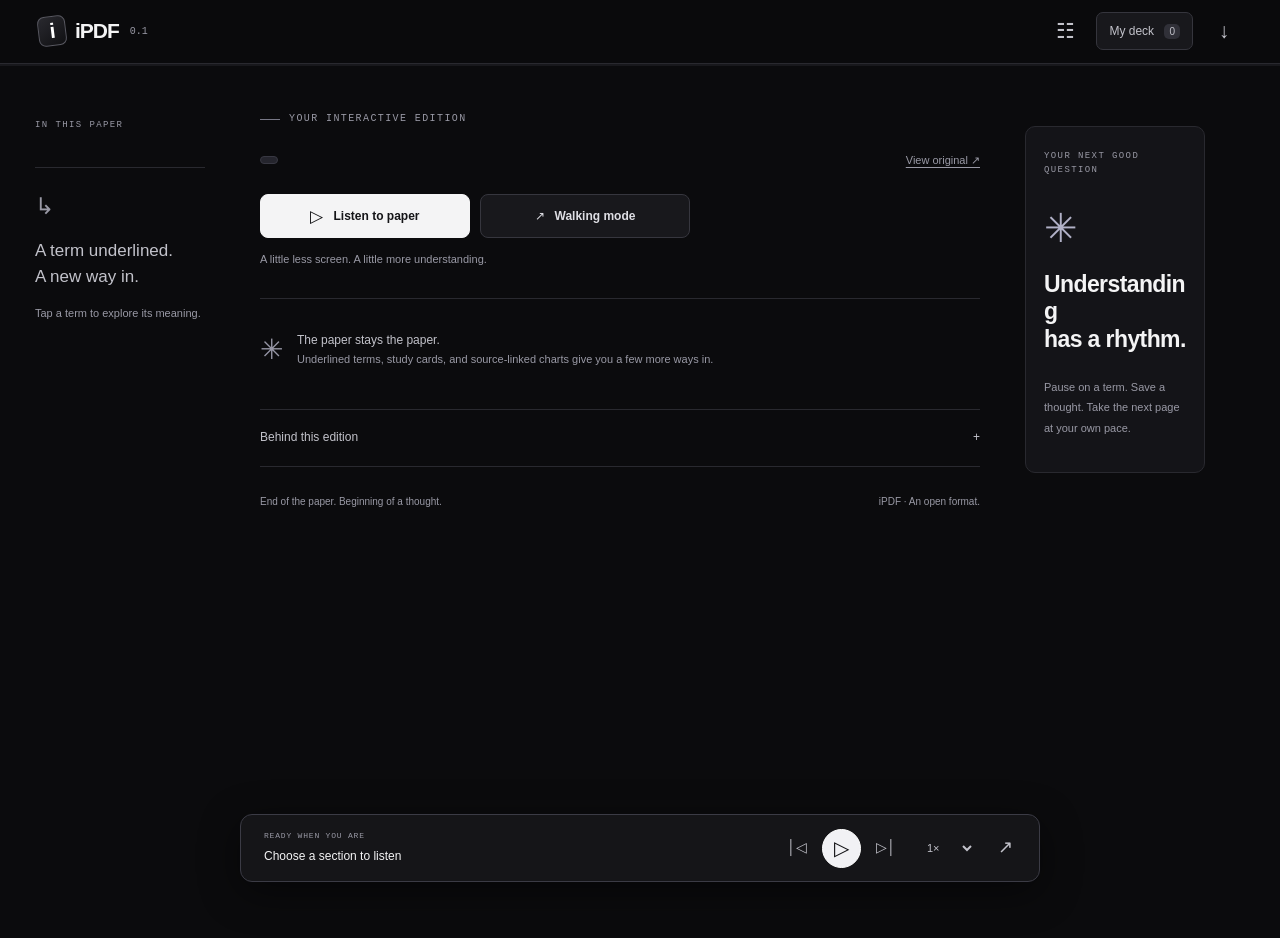
<file: docs/viewer-template.html>
<!doctype html><html lang="en"><head><meta charset="utf-8"><meta name="viewport" content="width=device-width,initial-scale=1"><meta name="theme-color" content="#0b0b0d"><title>Welcome to iPDF — iPDF</title><style>/* iPDF — a quiet, monochrome workspace. Shared by the app and portable reader. */
:root{color-scheme:dark;--paper:#0b0b0d;--card:#121215;--raised:#18181c;--ink:#f4f4f5;--text:#c2c2ca;--muted:#9999a5;--line:#29292f;--green:#fafafa;--pale:#202025;--accent:#b9c7ff;--serif:'Segoe UI',Arial,sans-serif;--sans:'Segoe UI',Arial,sans-serif;--mono:Consolas,'Courier New',monospace}

*{box-sizing:border-box}
html{scroll-behavior:smooth;scroll-padding-top:120px}
body{margin:0;background:var(--paper);color:var(--ink);font:14px/1.65 var(--sans);-webkit-font-smoothing:antialiased}
button,input,select,textarea{font:inherit}
button,a,summary{-webkit-tap-highlight-color:transparent}
button{cursor:pointer}
button:disabled{opacity:.5;cursor:wait}
a{color:inherit;text-decoration:none}
a:hover{color:#fff}
button:focus-visible,a:focus-visible,input:focus-visible,summary:focus-visible,select:focus-visible,textarea:focus-visible{outline:2px solid var(--accent);outline-offset:4px}
[hidden]{display:none!important}
::selection{background:#bbc7ff38;color:white}
.sr-only{position:absolute;width:1px;height:1px;padding:0;margin:-1px;overflow:hidden;clip:rect(0,0,0,0);white-space:nowrap;border:0}

h1,h2,h3,p{overflow-wrap:anywhere}
h1{font-size:clamp(40px,6vw,76px);font-weight:600;line-height:1.07;letter-spacing:-.055em;margin:22px 0}
h2{font-size:25px;line-height:1.25;letter-spacing:-.035em;font-weight:550}
h3{font-weight:550;line-height:1.4}
p{color:var(--text)}
.eyebrow,.panel-kicker{font:10px/1.6 var(--mono);letter-spacing:1.4px;color:var(--muted)}
.eyebrow{display:flex;align-items:center;gap:9px}
.tiny-rule,.eyebrow>span:first-child:empty{width:20px;height:1px;background:#777785;display:inline-block}
.logo{display:inline-flex;align-items:center;gap:9px;font-size:21px;font-weight:650;letter-spacing:-1px;white-space:nowrap}
.logo-mark{display:grid;place-items:center;width:28px;height:30px;border:1px solid #585861;border-radius:7px;font:600 21px var(--sans);background:linear-gradient(145deg,#29292f,#101013);color:#fff;transform:rotate(-7deg)}
.version{font:10px var(--mono);color:var(--muted);letter-spacing:0;margin-left:2px}
.button{border:1px solid transparent;border-radius:8px;display:inline-flex;align-items:center;justify-content:center;gap:10px;font-size:13px;font-weight:550;padding:11px 17px;min-height:44px;line-height:1.5;transition:background .15s,border-color .15s}
.primary{background:#f4f4f5;color:#151518;border-color:#f4f4f5;box-shadow:0 1px 0 #ffffff30 inset}
.primary:hover{background:#dcdce2;color:#08080a;border-color:#dcdce2}
.secondary{border-color:#36363e;background:#18181c;color:#dedee4}
.secondary:hover{background:#24242a;border-color:#50505a}
.small-button{border:1px solid #36363e;border-radius:6px;background:transparent;color:var(--text);font-size:11px;padding:7px 11px;min-height:36px}
.small-button:hover{background:var(--pale);color:white}
.icon-button{border:0;background:transparent;color:var(--text);min-width:36px;min-height:40px;font-size:21px;padding:3px}
.icon-button:hover{color:white;background:#ffffff0b;border-radius:6px}
.small-link{font-size:12px;color:var(--text);text-decoration:underline;text-underline-offset:4px}
.text-button{border:0;background:none;font-size:12px;color:var(--muted);padding:8px 0;min-height:36px}
.text-button:hover{color:white}
.skip-link{position:fixed;left:12px;top:-80px;background:white;color:black;padding:12px 20px;z-index:200;border-radius:6px}
.skip-link:focus{top:12px}

/* New paper / public entry */
.site-header{height:76px;max-width:1280px;margin:auto;padding:0 40px;display:flex;align-items:center;justify-content:space-between;border-bottom:1px solid #ffffff08}
.header-link{display:flex;align-items:center;gap:26px;font-size:12px;color:var(--muted)}
.header-link a:last-child{border:1px solid var(--line);padding:8px 15px;border-radius:30px}
.studio-main{max-width:1200px;margin:auto;padding:0 28px}
.studio-intro{text-align:center;position:relative;padding:90px 80px 70px;background-image:linear-gradient(#ffffff04 1px,transparent 1px),linear-gradient(90deg,#ffffff04 1px,transparent 1px);background-size:60px 60px}
.studio-intro .eyebrow{justify-content:center;border:1px solid var(--line);border-radius:30px;width:max-content;max-width:100%;padding:7px 13px;margin:0 auto 30px;background:#101013}
.studio-intro h1{max-width:800px;margin:0 auto 26px}
.studio-intro h1 em{font-style:normal;color:#a7a7b3}
.lead{font-size:16px;line-height:1.8;color:#a3a3ae;max-width:530px;margin:0 auto 28px}
.hero-actions{display:flex;justify-content:center;gap:12px;flex-wrap:wrap}
.feature-row{display:flex;justify-content:center;flex-wrap:wrap;gap:22px;color:var(--muted);font-size:11px;margin-top:28px}
.hero-tile{position:absolute;width:64px;height:64px;border-radius:16px;border:1px solid #ffffff0d;background:linear-gradient(140deg,#242429,#111115);box-shadow:0 12px 40px #0008,inset 0 1px 1px #ffffff0d;display:grid;place-items:center;font-size:26px;color:#b7b7c5;pointer-events:none}
.hero-tile:nth-of-type(1){top:55px;left:3%;transform:rotate(-12deg)}
.hero-tile:nth-of-type(2){top:80px;right:2%;transform:rotate(13deg)}
.hero-tile:nth-of-type(3){bottom:85px;left:6%;transform:rotate(8deg)}
.hero-tile:nth-of-type(4){bottom:70px;right:5%;transform:rotate(-10deg)}
.create-panel{max-width:720px;margin:15px auto 70px;padding:32px;border:1px solid var(--line);border-radius:14px;background:linear-gradient(150deg,#161619,#101013);box-shadow:0 18px 80px #0004;scroll-margin-top:30px}
.create-panel h2{font-size:30px;margin:10px 0}
.panel-subtitle{font-size:13px;color:var(--muted);margin:0 0 25px}
.configuration-notice{font-size:12px;background:#1c1b16;color:#d5c99d;border:1px solid #39352a;border-radius:7px;padding:12px 15px;line-height:1.8}
.configuration-notice code{font-size:11px;overflow-wrap:anywhere}
fieldset{padding:0;margin:0;border:0}
legend,label[for]{font-size:12px;font-weight:500;color:var(--text);margin-bottom:9px;display:block}
.source-tabs{display:flex;background:#0c0c0f;border:1px solid var(--line);border-radius:8px;padding:4px;margin:20px 0}
.source-tabs label{flex:1;text-align:center;position:relative;cursor:pointer}
.source-tabs input{position:absolute;opacity:0}
.source-tabs span{display:block;padding:9px 12px;border-radius:5px;font-size:12px;color:var(--muted)}
.source-tabs input:checked+span{background:#27272e;color:white;box-shadow:0 1px 3px #0006}
.source-tabs input:focus-visible+span{outline:2px solid var(--accent)}
input[type=text],input:not([type]),input[type=search],textarea,select{background:#0e0e11;color:var(--ink);border:1px solid #33333b;border-radius:7px;padding:11px 13px;min-height:44px;width:100%}
input::placeholder,textarea::placeholder{color:#777783}
.field-help{font-size:11px;color:var(--muted);margin:7px 0 12px}
.sample-link{border:0;background:none;font-size:11px;padding:0;color:var(--text);text-decoration:underline;text-underline-offset:3px;min-height:30px}
.level-picker{margin:24px 0}
.level-picker legend{margin-bottom:11px}
.level-picker label{position:relative;display:flex;align-items:center;justify-content:space-between;gap:12px;padding:12px 14px;border:1px solid var(--line);border-radius:7px;margin-bottom:8px;cursor:pointer}
.level-picker label:has(input:checked){border-color:#777785;background:#202025}
.level-picker input{accent-color:#dadade;width:15px;height:15px;margin:0;flex-shrink:0}
.level-picker label>span{flex:1}
.level-picker strong{display:block;font-size:12px;font-weight:550}
.level-picker small{display:block;font-size:11px;color:var(--muted);margin-top:2px}
.level-picker b{font:11px var(--mono);color:var(--muted);font-weight:400}
.create-panel select,.create-panel input[name=background]{margin:0 0 18px}
.create-button{width:100%;justify-content:space-between;margin-top:6px}
.privacy-line{text-align:center;font-size:10px;color:var(--muted);margin:14px 0 0}
.upload-drop{display:flex;align-items:center;flex-direction:column;text-align:center;border:1px dashed #4d4d59;border-radius:8px;padding:26px 14px;gap:7px;background:#111115;cursor:pointer}
.upload-symbol{font-size:29px;color:#dedee5}
.upload-drop strong{font-size:13px;font-weight:550}
.upload-drop small{font-size:11px;color:var(--muted);max-width:100%;overflow-wrap:anywhere}
.upload-drop input{font-size:11px;max-width:100%;margin:10px 0 0}
.studio-footer{max-width:1200px;margin:auto;border-top:1px solid var(--line);padding:24px 28px;display:flex;justify-content:space-between;gap:20px;font-size:11px;color:var(--muted)}
.job-progress{padding-top:22px;margin-top:22px;border-top:1px solid var(--line)}
.progress-label{display:flex;justify-content:space-between;font-size:12px;gap:15px}
.progress-label strong{font-weight:400}
.progress-track{height:4px;border-radius:4px;background:var(--line);margin:12px 0}
.progress-track span{display:block;height:100%;background:#d6d6e0;width:0;transition:width .3s}
.job-progress p{font-size:11px;color:var(--muted)}
.error-message{font-size:12px;background:#321b20;border:1px solid #5e3039;padding:12px;border-radius:7px;color:#ffc4cd}

/* Reader */
.reader-header{height:64px;padding:0 24px;display:flex;align-items:center;justify-content:space-between;border-bottom:1px solid var(--line);position:sticky;top:0;background:#0b0b0df2;backdrop-filter:blur(16px);z-index:20}
.reader-header-actions{display:flex;gap:13px;align-items:center}
.deck-button{background:#18181c;border:1px solid #35353d;border-radius:7px;color:var(--text);padding:7px 12px;font-size:12px;min-height:38px}
.deck-button>span{background:#303038;border-radius:5px;padding:2px 5px;margin-left:7px;font-size:10px}
.reading-progress{height:2px;background:#18181c;position:sticky;top:64px;z-index:21}
.reading-progress>span{display:block;height:2px;width:0;background:#b8c6ff;transition:width .3s}
.paper-layout{padding:0 24px 110px;max-width:850px;margin:auto}
.desktop-outline,.desktop-margin{display:none}
.paper-intro{padding:45px 0 30px;border-bottom:1px solid var(--line)}
.paper-intro h1{font-size:clamp(34px,4vw,52px);line-height:1.13;letter-spacing:-.045em;margin:24px 0 18px}
.paper-authors{font-size:12px;color:var(--muted);line-height:1.9;margin:0 0 18px}
.paper-meta{display:flex;flex-wrap:wrap;gap:14px;align-items:center;font-size:11px;color:var(--muted)}
.level-badge{font-size:10px;text-transform:capitalize;background:#25252d;border:1px solid #383842;color:#d4d4df;border-radius:5px;padding:3px 8px}
.paper-meta>a{margin-left:auto;text-decoration:underline;text-underline-offset:3px}
.paper-actions{display:flex;gap:10px;margin:25px 0 12px;max-width:430px}
.paper-actions .button{flex:1;font-size:12px;padding:11px}
.play-symbol{font-size:17px;line-height:1}
.listening-note{font-size:11px;color:var(--muted);margin:0}
.reading-instruction{display:flex;gap:14px;align-items:center;padding:24px 0;margin:4px 0}
.instruction-star{font-size:28px;color:#9696a5}
.reading-instruction p{font-size:12px;color:var(--text);margin:0}
.reading-instruction p>span{font-size:11px;color:var(--muted)}
.paper-section{border-top:1px solid var(--line);padding:32px 0;scroll-margin-top:125px}
.paper-section.narrating{position:relative}
.paper-section.narrating:before{content:'';position:absolute;left:-14px;top:30px;bottom:30px;width:2px;background:#b8c6ff;border-radius:2px}
.section-heading{display:flex;justify-content:space-between;align-items:center}
.page-label{font:10px var(--mono);letter-spacing:1.2px;color:var(--muted)}
.source-link{font-size:11px;color:var(--muted);text-decoration:underline;text-underline-offset:3px}
.paper-section h2{font-size:28px;margin:18px 0 23px;line-height:1.3}
.source-paragraph{font:15px/1.95 var(--sans);color:#bcbcc6;overflow-wrap:anywhere;margin:18px 0}
.glossary-term{display:inline;border:0;background:#b8c6ff0a;border-bottom:1px dashed #929bbd;color:#d2dcff;font:inherit;cursor:pointer;padding:0 1px;border-radius:2px}
.glossary-term:hover{background:#b8c6ff20}
.study-cards{margin:28px 0 12px;padding:18px;background:#141418;border:1px solid var(--line);border-radius:9px}
.study-cards>.eyebrow{font-size:9px;margin-bottom:10px}
.study-card{border-bottom:1px solid var(--line)}
.study-card:last-child{border:0}
summary{cursor:pointer;list-style:none}
summary::-webkit-details-marker{display:none}
.study-card>summary{font-size:12px;font-weight:500;padding:15px 20px 15px 0;position:relative;color:#d0d0da}
.study-card>summary:after{content:'+';position:absolute;right:0;font-size:16px;top:13px;font-weight:400;color:var(--muted)}
.study-card[open]>summary:after{content:'−'}
.card-answer{padding:0 0 15px}
.card-answer>p{font-size:12px;color:var(--text);line-height:1.85;margin:0 0 14px}
.card-actions{display:flex;justify-content:space-between;align-items:center;gap:10px}
.section-listen{border:0;background:none;padding:10px 0;margin-top:16px;font-size:12px;color:var(--text);min-height:44px}
.evidence-chart{margin:28px 0;background:#141418;border:1px solid var(--line);padding:22px 18px;border-radius:9px;overflow:hidden}
.evidence-chart>.eyebrow{font-size:9px}
.evidence-chart h3{font-size:21px;margin:13px 0 22px;color:var(--ink)}
.chart-container{height:240px;width:100%;position:relative}
.evidence-chart figcaption{font-size:11px;margin:16px 0 0}
.evidence-chart figcaption .source-link{color:var(--text);font-size:11px}
.chart-evidence{font-size:11px;margin-top:14px;color:var(--muted);overflow-x:auto}
.chart-evidence summary{padding:5px 0}
.chart-data{font-size:11px;border-collapse:collapse;width:100%;margin:10px 0;color:var(--text)}
.chart-data th,.chart-data td{text-align:left;padding:7px 9px;border:1px solid var(--line);font-weight:400}
.paper-figure{margin:25px 0}
.paper-figure img{display:block;max-width:100%;height:auto;border:1px solid var(--line);border-radius:5px;background:white}
.paper-figure figcaption{font-size:11px;line-height:1.8;color:var(--muted);margin-top:10px}
.edition-notice{border:1px solid #403a2b;background:#1d1b16;border-radius:7px;padding:12px 15px;font-size:12px;color:#dbcca5;margin-top:22px}
.edition-notice>summary{font-size:12px}
.edition-notice p{font-size:11px;margin:10px 0;color:inherit}
.provenance-panel{border-block:1px solid var(--line);margin-top:12px}
.provenance-panel summary{display:flex;justify-content:space-between;font-size:12px;color:var(--text);padding:18px 0}
.provenance-panel p{font-size:11px;color:var(--muted);line-height:1.9;overflow-wrap:anywhere}
.reader-footer{display:flex;justify-content:space-between;gap:20px;padding:27px 0;font-size:10px;color:var(--muted)}
.player-dock{position:fixed;bottom:0;left:0;right:0;z-index:25;background:#161619f5;backdrop-filter:blur(18px);border-top:1px solid #383840;display:flex;align-items:center;gap:10px;padding:12px 16px max(12px,env(safe-area-inset-bottom));box-shadow:0 -6px 30px #0003}
.player-section{flex:1;min-width:0}
.player-section>.eyebrow{font-size:8px;letter-spacing:.8px;color:var(--muted);margin-bottom:4px}
.player-section>span:last-child{display:block;font-size:12px;color:var(--ink);white-space:nowrap;overflow:hidden;text-overflow:ellipsis}
.player-controls{display:flex;align-items:center;gap:5px}
.player-controls>.icon-button{font-size:14px;min-width:26px}
.round-play{border:1px solid white;background:#f1f1f4;color:#101013;border-radius:50%;width:39px;height:39px;display:grid;place-content:center;font-size:20px;line-height:1}
.speed-picker{margin:0}
.speed-picker select{background:transparent;border:0;color:var(--text);font-size:11px;max-width:63px;min-height:36px;padding:4px}
.player-dock>#dock-walking{font-size:18px;min-width:20px}
.toast{position:fixed;z-index:150;bottom:100px;left:50%;transform:translateX(-50%);background:#e8e8ee;color:#18181d;border-radius:8px;padding:13px 19px;max-width:calc(100% - 32px);width:max-content;font-size:12px;box-shadow:0 4px 25px #0005}

/* Reader dialogs and audio-first screen */
.term-popover{position:fixed;padding:30px 24px 24px;border:1px solid #42424d;border-radius:12px;background:#17171c;color:var(--ink);width:calc(100% - 40px);max-width:430px;box-shadow:0 20px 80px #0009;max-height:85dvh;overflow:auto}
.term-popover::backdrop,.side-dialog::backdrop,.export-dialog::backdrop{background:#0009;backdrop-filter:blur(5px)}
.dialog-close{position:absolute;right:14px;top:12px;border:0;background:none;color:var(--muted);width:32px;height:32px;font-size:25px;line-height:1}
.term-popover h2{font-size:29px;margin:17px 0 12px}
.term-popover>p:not(.source-credit){font-size:13px;line-height:1.9;color:var(--text);margin:14px 0}
.source-credit{font-size:10px;color:var(--muted);overflow-wrap:anywhere}
.popover-actions{display:flex;align-items:center;justify-content:space-between;margin-top:22px;gap:12px}
.popover-actions .button{font-size:12px}
.side-dialog{height:100dvh;max-height:100dvh;margin:0 0 0 auto;border:0;border-left:1px solid var(--line);padding:24px;background:#111115;color:var(--ink);width:calc(100% - 24px);max-width:440px}
.side-dialog header{position:relative}
.side-dialog h2{font-size:27px;max-width:calc(100% - 40px);margin:23px 0}
.side-dialog .dialog-close{top:0;right:0}
.dialog-description{font-size:12px;color:var(--muted);margin-bottom:30px}
.side-dialog .study-card{background:#1b1b21;padding:0 16px;border-radius:7px;margin:12px 0;border:1px solid var(--line)}
.empty-deck{font-size:13px;color:var(--muted);line-height:1.9;margin-top:60px}
.outline-link{display:flex;gap:12px;font-size:12px;color:var(--muted);padding:11px 0;border-bottom:1px solid #ffffff08}
.outline-link>span:first-child{font:10px var(--mono);color:#858594}
.outline-link.current{color:#dce3ff}
.export-dialog{border:1px solid #3b3b45;border-radius:12px;width:calc(100% - 36px);max-width:450px;padding:32px 24px;background:#15151a;color:var(--ink)}
.export-dialog h2{font-size:29px;margin:17px 0}
.export-dialog>p{font-size:12px;color:var(--muted);line-height:1.9}
.export-option{display:block;padding:17px 15px;border:1px solid #363640;border-radius:7px;margin-top:12px;background:#1c1c23}
.export-option:hover{border-color:#777785;background:#25252d}
.export-option strong{font-size:13px;font-weight:550;display:block}
.export-option strong>span{float:right}
.export-option small{font-size:11px;display:block;margin-top:5px;color:var(--muted)}
.walking-mode{position:fixed;inset:0;border:0;margin:0;width:100%;height:100dvh;max-width:100%;max-height:100%;background:radial-gradient(ellipse at 50% 30%,#24242e,#101014 70%);color:#fafafa;padding:28px 28px 24px;text-align:center;overflow:auto}
.walking-mode::backdrop{background:#000b;backdrop-filter:blur(8px)}
.walking-mode>header{display:flex;justify-content:space-between;align-items:center;position:relative;min-height:35px}
.walking-mode .eyebrow{font-size:9px;color:#a6a6b5}
.walking-mode .dialog-close{position:relative;right:auto;top:auto;color:#cfcfd9}
.walking-art{height:165px;width:165px;margin:25px auto 15px;position:relative;display:grid;place-items:center}
.walking-art>div{position:absolute;inset:13px;border:1px solid #9292ad44;border-radius:50%;transform:scaleX(.7) rotate(35deg)}
.walking-art>div:last-child{transform:scaleX(.7) rotate(-35deg)}
.walking-art>span{font-size:85px;color:#d3d3e8;line-height:1}
.walking-page{font:10px var(--mono);letter-spacing:2px;color:#a7a7bb}
.walking-mode>h2{font-size:34px;line-height:1.2;letter-spacing:-1px;margin:22px 0 15px}
.walking-mode>p:not(.walking-hint){font-size:12px;color:#aaaabb;line-height:1.8;max-width:320px;margin:0 auto}
.walking-controls{display:flex;justify-content:center;align-items:center;gap:30px;margin:30px 0}
.walking-controls button{background:none;border:0;color:#c4c4d3;width:45px;height:55px;font-size:26px}
.walking-controls #walk-play{width:76px;height:76px;border-radius:50%;background:#f4f4f5;color:#111115;font-size:36px;display:grid;place-items:center;padding-left:5px}
.simpler-button{background:#24242c;border:1px solid #444450;color:#dedee9;border-radius:30px;font-size:12px;padding:12px 19px;display:block;max-width:300px;margin:0 auto 15px;min-height:44px}
.simpler-button:hover{background:#32323c}
.simpler-button span{margin-left:16px}
.walking-mode .small-link{font-size:11px;color:#aaaabb}
.walking-hint{font-size:10px;color:#aaaabb;margin:26px auto 0}
.learning-panel{padding:22px;margin:28px 0;border:1px solid var(--line);border-radius:9px;background:#141418}
.learning-panel h2{font-size:23px}
.quiz-choices{display:grid;gap:8px;margin:14px 0}
.quiz-choices button{text-align:left;white-space:normal}
.quiz-feedback{line-height:1.6}
.learning-panel button{margin:5px}
.learning-panel summary{cursor:pointer}

@media(min-width:700px){.paper-layout{padding-inline:50px}
.source-paragraph{font-size:16px;line-height:2}
.chart-container{height:280px}
.player-dock{left:50%;transform:translateX(-50%);bottom:18px;width:calc(100% - 70px);max-width:800px;border:1px solid #3b3b45;border-radius:12px;padding:13px 23px;gap:20px;box-shadow:0 10px 40px #0007}
.player-controls{gap:12px}
.walking-mode{max-width:470px;max-height:calc(100dvh - 40px);height:820px;inset:20px 0;margin:auto;border:1px solid #3d3d48;border-radius:16px}
}

@media(min-width:1180px){.reader-header{padding:0 38px}
.paper-layout{display:grid;grid-template-columns:180px minmax(0,720px) 180px;gap:45px;max-width:1320px;padding:0 35px 110px}
.desktop-outline{display:block;position:sticky;top:145px;height:calc(100vh - 190px);overflow-y:auto;padding-right:10px;margin-top:52px;scrollbar-width:thin}
.desktop-outline>.eyebrow{font-size:9px;margin-bottom:20px}
.desktop-outline .outline-link{font-size:11px}
.outline-note{border-top:1px solid var(--line);margin-top:35px;padding-top:20px;color:var(--muted)}
.outline-note>span{font-size:23px}
.outline-note p{font-size:17px;line-height:1.5;margin:12px 0}
.outline-note small{font-size:11px}
.desktop-margin{display:block;margin-top:60px}
.margin-note{border:1px solid var(--line);background:#141418;border-radius:10px;padding:22px 18px}
.margin-note .eyebrow{font-size:9px}
.margin-note>b{display:block;font-size:40px;line-height:1;color:#b1b1c7;margin:30px 0 20px;font-weight:400}
.margin-note h3{font-size:23px;line-height:1.2;letter-spacing:-.6px}
.margin-note p{font-size:11px;line-height:1.9;color:var(--muted)}
.paper-main{min-width:0}
}

@media(max-width:699px){.site-header{height:64px;padding:0 20px}
.header-link{gap:12px;font-size:11px}
.header-link .desktop-link{display:none}
.studio-main{padding:0 18px}
.studio-intro{padding:58px 0 48px;background-size:44px 44px}
.studio-intro h1{font-size:43px;line-height:1.1;letter-spacing:-2.3px}
.studio-intro .eyebrow{font-size:8px;padding:6px 10px;margin-bottom:25px}
.lead{font-size:14px;max-width:330px}
.hero-tile{display:none}
.feature-row{font-size:10px;gap:12px}
.create-panel{padding:23px 19px;margin:8px auto 40px}
.create-panel h2{font-size:26px}
.studio-footer{font-size:10px;padding:22px 20px;flex-wrap:wrap}
.paper-intro{padding-top:32px}
.paper-meta>a{margin-left:0}
.paper-section h2{font-size:26px}
.reader-header{padding:0 18px}
.paper-layout{padding-inline:20px}
.reader-header-actions{gap:5px}
.player-section>.eyebrow{font-size:7px}
.player-section>span:last-child{font-size:11px}
.player-dock{gap:7px;padding-inline:12px}
.paper-actions .button{font-size:11px}
.walking-mode .eyebrow{font-size:8px}
}

@media(prefers-reduced-motion:reduce){html{scroll-behavior:auto}
*,*::before,*::after{transition:none!important;animation:none!important}
}

@media(forced-colors:active){.button,.logo-mark,.state-badge,.round-play{border:1px solid ButtonText}
.glossary-term{border-bottom:1px dashed LinkText}
}
</style></head><body class="viewer-body" data-document-id="">
<header class="reader-header"><a href="#" class="logo"><span class="logo-mark">i</span>iPDF<span class="version">0.1</span></a><div class="reader-header-actions"><button id="contents-button" class="icon-button" aria-label="Table of contents">☷</button><button id="deck-button" class="deck-button">My deck <span id="deck-count">0</span></button><button id="export-menu-button" class="icon-button" aria-label="Export paper">↓</button></div></header>
<div class="reading-progress" aria-hidden="true"><span id="reading-progress-bar"></span></div><main class="paper-layout"><aside class="desktop-outline"><div class="eyebrow">IN THIS PAPER</div><nav id="desktop-contents" aria-label="Paper sections"></nav><div class="outline-note"><span>↳</span><p>A term underlined.<br>A new way in.</p><small>Tap a term to explore its meaning.</small></div></aside><article class="paper-main"><header class="paper-intro"><div class="eyebrow"><span class="tiny-rule"></span> YOUR INTERACTIVE EDITION</div><h1 id="paper-title"></h1><p id="paper-authors" class="paper-authors"></p><div class="paper-meta"><span id="level-badge" class="level-badge"></span><span id="page-count"></span><a id="original-link" target="_blank" rel="noopener">View original ↗</a></div><div class="paper-actions"><button class="button primary" id="play-paper"><span class="play-symbol">▷</span> Listen to paper</button><button class="button secondary" id="walking-button"><span>↗</span> Walking mode</button></div><p class="listening-note" id="listening-note">A little less screen. A little more understanding.</p></header><div id="document-notices"></div><div class="reading-instruction"><span class="instruction-star">✳</span><p>The paper stays the paper.<br><span>Underlined terms, study cards, and source-linked charts give you a few more ways in.</span></p></div><div id="sections"></div><section class="provenance-panel"><details><summary>Behind this edition <span>+</span></summary><div id="provenance"></div></details></section><footer class="reader-footer"><span>End of the paper. Beginning of a thought.</span><span>iPDF · An open format.</span></footer></article><aside class="desktop-margin"><div class="margin-note"><span class="eyebrow">YOUR NEXT GOOD QUESTION</span><b>✳</b><h3>Understanding<br>has a rhythm.</h3><p>Pause on a term. Save a thought. Take the next page at your own pace.</p></div></aside></main>
<section class="player-dock" id="player-dock" aria-label="Narration player"><div class="player-section"><span class="eyebrow" id="player-state">READY WHEN YOU ARE</span><span id="player-section-title">Choose a section to listen</span></div><div class="player-controls"><button id="previous-section" class="icon-button" aria-label="Previous section">│◁</button><button id="toggle-play" class="round-play" aria-label="Play narration">▷</button><button id="next-section" class="icon-button" aria-label="Next section">▷│</button></div><label class="speed-picker"><span class="sr-only">Playback speed</span><select id="playback-speed"><option value="0.75">0.75×</option><option value="1" selected>1×</option><option value="1.25">1.25×</option><option value="1.5">1.5×</option></select></label><button id="dock-walking" class="icon-button" aria-label="Open walking mode">↗</button></section>
<audio id="narration-audio" preload="none"></audio>
<dialog id="term-popover" class="term-popover"><button class="dialog-close" data-close="term-popover" aria-label="Close term">×</button><span class="eyebrow">A LITTLE CONTEXT</span><h2 id="term-title"></h2><p id="term-definition"></p><p id="term-provenance" class="source-credit"></p><div class="popover-actions"><button id="save-term" class="button primary">Save to deck <span>+</span></button><a id="term-source" class="small-link" target="_blank" rel="noopener">View original ↗</a></div></dialog>
<dialog id="deck-dialog" class="side-dialog"><header><h2>Your little collection.</h2><button class="dialog-close" data-close="deck-dialog" aria-label="Close deck">×</button></header><p class="dialog-description">Ideas worth coming back to. Saved in this browser.</p><div id="deck-cards"></div></dialog>
<dialog id="contents-dialog" class="side-dialog"><header><h2>Follow the paper.</h2><button class="dialog-close" data-close="contents-dialog" aria-label="Close contents">×</button></header><nav id="mobile-contents" aria-label="Paper contents"></nav></dialog>
<dialog id="export-dialog" class="export-dialog"><button class="dialog-close" data-close="export-dialog" aria-label="Close export">×</button><span class="eyebrow">YOURS TO TAKE WITH YOU</span><h2>A paper without walls.</h2><p>Keep the interactive edition, or build something new with the open format.</p><a id="download-html" class="export-option"><strong>Interactive HTML <span>↓</span></strong><small>One self-contained file. Read it anywhere.</small></a><a id="download-json" class="export-option"><strong>iPDF JSON <span>↓</span></strong><small>Structured blocks. Source pages. Full provenance.</small></a></dialog>
<dialog id="walking-mode" class="walking-mode"><header><span class="eyebrow">A PAPER. A WALK. A NEW IDEA.</span><button class="dialog-close" data-close="walking-mode" aria-label="Leave walking mode">×</button></header><div class="walking-art" aria-hidden="true"><div></div><span>✳</span><div></div></div><span class="walking-page" id="walking-page">PAGE 1</span><h2 id="walking-title">Take the idea<br>outside.</h2><p id="walking-subtitle">Your paper, one section at a time.</p><div class="walking-controls"><button id="walk-prev" aria-label="Previous section">│◁</button><button id="walk-play" aria-label="Play narration">▷</button><button id="walk-next" aria-label="Next section">▷│</button></div><button class="simpler-button" id="explain-simpler">A little simpler, please <span>↻</span></button><a id="walking-source" class="small-link" target="_blank" rel="noopener">View original ↗</a><p class="walking-hint">Follow your curiosity. Watch where you're walking.</p></dialog>
<div class="toast" id="toast" role="status" aria-live="polite" hidden></div><script id="ipdf-data" type="application/json">__IPDF_PAYLOAD__</script>
<script>/*!
 * Chart.js v4.4.8
 * https://www.chartjs.org
 * (c) 2025 Chart.js Contributors
 * Released under the MIT License
 */
!function(t,e){"object"==typeof exports&&"undefined"!=typeof module?module.exports=e():"function"==typeof define&&define.amd?define(e):(t="undefined"!=typeof globalThis?globalThis:t||self).Chart=e()}(this,(function(){"use strict";var t=Object.freeze({__proto__:null,get Colors(){return Go},get Decimation(){return Qo},get Filler(){return ma},get Legend(){return ya},get SubTitle(){return ka},get Title(){return Ma},get Tooltip(){return Ba}});function e(){}const i=(()=>{let t=0;return()=>t++})();function s(t){return null==t}function n(t){if(Array.isArray&&Array.isArray(t))return!0;const e=Object.prototype.toString.call(t);return"[object"===e.slice(0,7)&&"Array]"===e.slice(-6)}function o(t){return null!==t&&"[object Object]"===Object.prototype.toString.call(t)}function a(t){return("number"==typeof t||t instanceof Number)&&isFinite(+t)}function r(t,e){return a(t)?t:e}function l(t,e){return void 0===t?e:t}const h=(t,e)=>"string"==typeof t&&t.endsWith("%")?parseFloat(t)/100:+t/e,c=(t,e)=>"string"==typeof t&&t.endsWith("%")?parseFloat(t)/100*e:+t;function d(t,e,i){if(t&&"function"==typeof t.call)return t.apply(i,e)}function u(t,e,i,s){let a,r,l;if(n(t))if(r=t.length,s)for(a=r-1;a>=0;a--)e.call(i,t[a],a);else for(a=0;a<r;a++)e.call(i,t[a],a);else if(o(t))for(l=Object.keys(t),r=l.length,a=0;a<r;a++)e.call(i,t[l[a]],l[a])}function f(t,e){let i,s,n,o;if(!t||!e||t.length!==e.length)return!1;for(i=0,s=t.length;i<s;++i)if(n=t[i],o=e[i],n.datasetIndex!==o.datasetIndex||n.index!==o.index)return!1;return!0}function g(t){if(n(t))return t.map(g);if(o(t)){const e=Object.create(null),i=Object.keys(t),s=i.length;let n=0;for(;n<s;++n)e[i[n]]=g(t[i[n]]);return e}return t}function p(t){return-1===["__proto__","prototype","constructor"].indexOf(t)}function m(t,e,i,s){if(!p(t))return;const n=e[t],a=i[t];o(n)&&o(a)?x(n,a,s):e[t]=g(a)}function x(t,e,i){const s=n(e)?e:[e],a=s.length;if(!o(t))return t;const r=(i=i||{}).merger||m;let l;for(let e=0;e<a;++e){if(l=s[e],!o(l))continue;const n=Object.keys(l);for(let e=0,s=n.length;e<s;++e)r(n[e],t,l,i)}return t}function b(t,e){return x(t,e,{merger:_})}function _(t,e,i){if(!p(t))return;const s=e[t],n=i[t];o(s)&&o(n)?b(s,n):Object.prototype.hasOwnProperty.call(e,t)||(e[t]=g(n))}const y={"":t=>t,x:t=>t.x,y:t=>t.y};function v(t){const e=t.split("."),i=[];let s="";for(const t of e)s+=t,s.endsWith("\\")?s=s.slice(0,-1)+".":(i.push(s),s="");return i}function M(t,e){const i=y[e]||(y[e]=function(t){const e=v(t);return t=>{for(const i of e){if(""===i)break;t=t&&t[i]}return t}}(e));return i(t)}function w(t){return t.charAt(0).toUpperCase()+t.slice(1)}const k=t=>void 0!==t,S=t=>"function"==typeof t,P=(t,e)=>{if(t.size!==e.size)return!1;for(const i of t)if(!e.has(i))return!1;return!0};function D(t){return"mouseup"===t.type||"click"===t.type||"contextmenu"===t.type}const C=Math.PI,O=2*C,A=O+C,T=Number.POSITIVE_INFINITY,L=C/180,E=C/2,R=C/4,I=2*C/3,z=Math.log10,F=Math.sign;function V(t,e,i){return Math.abs(t-e)<i}function B(t){const e=Math.round(t);t=V(t,e,t/1e3)?e:t;const i=Math.pow(10,Math.floor(z(t))),s=t/i;return(s<=1?1:s<=2?2:s<=5?5:10)*i}function W(t){const e=[],i=Math.sqrt(t);let s;for(s=1;s<i;s++)t%s==0&&(e.push(s),e.push(t/s));return i===(0|i)&&e.push(i),e.sort(((t,e)=>t-e)).pop(),e}function N(t){return!function(t){return"symbol"==typeof t||"object"==typeof t&&null!==t&&!(Symbol.toPrimitive in t||"toString"in t||"valueOf"in t)}(t)&&!isNaN(parseFloat(t))&&isFinite(t)}function H(t,e){const i=Math.round(t);return i-e<=t&&i+e>=t}function j(t,e,i){let s,n,o;for(s=0,n=t.length;s<n;s++)o=t[s][i],isNaN(o)||(e.min=Math.min(e.min,o),e.max=Math.max(e.max,o))}function $(t){return t*(C/180)}function Y(t){return t*(180/C)}function U(t){if(!a(t))return;let e=1,i=0;for(;Math.round(t*e)/e!==t;)e*=10,i++;return i}function X(t,e){const i=e.x-t.x,s=e.y-t.y,n=Math.sqrt(i*i+s*s);let o=Math.atan2(s,i);return o<-.5*C&&(o+=O),{angle:o,distance:n}}function q(t,e){return Math.sqrt(Math.pow(e.x-t.x,2)+Math.pow(e.y-t.y,2))}function K(t,e){return(t-e+A)%O-C}function G(t){return(t%O+O)%O}function Z(t,e,i,s){const n=G(t),o=G(e),a=G(i),r=G(o-n),l=G(a-n),h=G(n-o),c=G(n-a);return n===o||n===a||s&&o===a||r>l&&h<c}function J(t,e,i){return Math.max(e,Math.min(i,t))}function Q(t){return J(t,-32768,32767)}function tt(t,e,i,s=1e-6){return t>=Math.min(e,i)-s&&t<=Math.max(e,i)+s}function et(t,e,i){i=i||(i=>t[i]<e);let s,n=t.length-1,o=0;for(;n-o>1;)s=o+n>>1,i(s)?o=s:n=s;return{lo:o,hi:n}}const it=(t,e,i,s)=>et(t,i,s?s=>{const n=t[s][e];return n<i||n===i&&t[s+1][e]===i}:s=>t[s][e]<i),st=(t,e,i)=>et(t,i,(s=>t[s][e]>=i));function nt(t,e,i){let s=0,n=t.length;for(;s<n&&t[s]<e;)s++;for(;n>s&&t[n-1]>i;)n--;return s>0||n<t.length?t.slice(s,n):t}const ot=["push","pop","shift","splice","unshift"];function at(t,e){t._chartjs?t._chartjs.listeners.push(e):(Object.defineProperty(t,"_chartjs",{configurable:!0,enumerable:!1,value:{listeners:[e]}}),ot.forEach((e=>{const i="_onData"+w(e),s=t[e];Object.defineProperty(t,e,{configurable:!0,enumerable:!1,value(...e){const n=s.apply(this,e);return t._chartjs.listeners.forEach((t=>{"function"==typeof t[i]&&t[i](...e)})),n}})})))}function rt(t,e){const i=t._chartjs;if(!i)return;const s=i.listeners,n=s.indexOf(e);-1!==n&&s.splice(n,1),s.length>0||(ot.forEach((e=>{delete t[e]})),delete t._chartjs)}function lt(t){const e=new Set(t);return e.size===t.length?t:Array.from(e)}const ht="undefined"==typeof window?function(t){return t()}:window.requestAnimationFrame;function ct(t,e){let i=[],s=!1;return function(...n){i=n,s||(s=!0,ht.call(window,(()=>{s=!1,t.apply(e,i)})))}}function dt(t,e){let i;return function(...s){return e?(clearTimeout(i),i=setTimeout(t,e,s)):t.apply(this,s),e}}const ut=t=>"start"===t?"left":"end"===t?"right":"center",ft=(t,e,i)=>"start"===t?e:"end"===t?i:(e+i)/2,gt=(t,e,i,s)=>t===(s?"left":"right")?i:"center"===t?(e+i)/2:e;function pt(t,e,i){const n=e.length;let o=0,a=n;if(t._sorted){const{iScale:r,vScale:l,_parsed:h}=t,c=t.dataset&&t.dataset.options?t.dataset.options.spanGaps:null,d=r.axis,{min:u,max:f,minDefined:g,maxDefined:p}=r.getUserBounds();if(g){if(o=Math.min(it(h,d,u).lo,i?n:it(e,d,r.getPixelForValue(u)).lo),c){const t=h.slice(0,o+1).reverse().findIndex((t=>!s(t[l.axis])));o-=Math.max(0,t)}o=J(o,0,n-1)}if(p){let t=Math.max(it(h,r.axis,f,!0).hi+1,i?0:it(e,d,r.getPixelForValue(f),!0).hi+1);if(c){const e=h.slice(t-1).findIndex((t=>!s(t[l.axis])));t+=Math.max(0,e)}a=J(t,o,n)-o}else a=n-o}return{start:o,count:a}}function mt(t){const{xScale:e,yScale:i,_scaleRanges:s}=t,n={xmin:e.min,xmax:e.max,ymin:i.min,ymax:i.max};if(!s)return t._scaleRanges=n,!0;const o=s.xmin!==e.min||s.xmax!==e.max||s.ymin!==i.min||s.ymax!==i.max;return Object.assign(s,n),o}class xt{constructor(){this._request=null,this._charts=new Map,this._running=!1,this._lastDate=void 0}_notify(t,e,i,s){const n=e.listeners[s],o=e.duration;n.forEach((s=>s({chart:t,initial:e.initial,numSteps:o,currentStep:Math.min(i-e.start,o)})))}_refresh(){this._request||(this._running=!0,this._request=ht.call(window,(()=>{this._update(),this._request=null,this._running&&this._refresh()})))}_update(t=Date.now()){let e=0;this._charts.forEach(((i,s)=>{if(!i.running||!i.items.length)return;const n=i.items;let o,a=n.length-1,r=!1;for(;a>=0;--a)o=n[a],o._active?(o._total>i.duration&&(i.duration=o._total),o.tick(t),r=!0):(n[a]=n[n.length-1],n.pop());r&&(s.draw(),this._notify(s,i,t,"progress")),n.length||(i.running=!1,this._notify(s,i,t,"complete"),i.initial=!1),e+=n.length})),this._lastDate=t,0===e&&(this._running=!1)}_getAnims(t){const e=this._charts;let i=e.get(t);return i||(i={running:!1,initial:!0,items:[],listeners:{complete:[],progress:[]}},e.set(t,i)),i}listen(t,e,i){this._getAnims(t).listeners[e].push(i)}add(t,e){e&&e.length&&this._getAnims(t).items.push(...e)}has(t){return this._getAnims(t).items.length>0}start(t){const e=this._charts.get(t);e&&(e.running=!0,e.start=Date.now(),e.duration=e.items.reduce(((t,e)=>Math.max(t,e._duration)),0),this._refresh())}running(t){if(!this._running)return!1;const e=this._charts.get(t);return!!(e&&e.running&&e.items.length)}stop(t){const e=this._charts.get(t);if(!e||!e.items.length)return;const i=e.items;let s=i.length-1;for(;s>=0;--s)i[s].cancel();e.items=[],this._notify(t,e,Date.now(),"complete")}remove(t){return this._charts.delete(t)}}var bt=new xt;
/*!
 * @kurkle/color v0.3.2
 * https://github.com/kurkle/color#readme
 * (c) 2023 Jukka Kurkela
 * Released under the MIT License
 */function _t(t){return t+.5|0}const yt=(t,e,i)=>Math.max(Math.min(t,i),e);function vt(t){return yt(_t(2.55*t),0,255)}function Mt(t){return yt(_t(255*t),0,255)}function wt(t){return yt(_t(t/2.55)/100,0,1)}function kt(t){return yt(_t(100*t),0,100)}const St={0:0,1:1,2:2,3:3,4:4,5:5,6:6,7:7,8:8,9:9,A:10,B:11,C:12,D:13,E:14,F:15,a:10,b:11,c:12,d:13,e:14,f:15},Pt=[..."0123456789ABCDEF"],Dt=t=>Pt[15&t],Ct=t=>Pt[(240&t)>>4]+Pt[15&t],Ot=t=>(240&t)>>4==(15&t);function At(t){var e=(t=>Ot(t.r)&&Ot(t.g)&&Ot(t.b)&&Ot(t.a))(t)?Dt:Ct;return t?"#"+e(t.r)+e(t.g)+e(t.b)+((t,e)=>t<255?e(t):"")(t.a,e):void 0}const Tt=/^(hsla?|hwb|hsv)\(\s*([-+.e\d]+)(?:deg)?[\s,]+([-+.e\d]+)%[\s,]+([-+.e\d]+)%(?:[\s,]+([-+.e\d]+)(%)?)?\s*\)$/;function Lt(t,e,i){const s=e*Math.min(i,1-i),n=(e,n=(e+t/30)%12)=>i-s*Math.max(Math.min(n-3,9-n,1),-1);return[n(0),n(8),n(4)]}function Et(t,e,i){const s=(s,n=(s+t/60)%6)=>i-i*e*Math.max(Math.min(n,4-n,1),0);return[s(5),s(3),s(1)]}function Rt(t,e,i){const s=Lt(t,1,.5);let n;for(e+i>1&&(n=1/(e+i),e*=n,i*=n),n=0;n<3;n++)s[n]*=1-e-i,s[n]+=e;return s}function It(t){const e=t.r/255,i=t.g/255,s=t.b/255,n=Math.max(e,i,s),o=Math.min(e,i,s),a=(n+o)/2;let r,l,h;return n!==o&&(h=n-o,l=a>.5?h/(2-n-o):h/(n+o),r=function(t,e,i,s,n){return t===n?(e-i)/s+(e<i?6:0):e===n?(i-t)/s+2:(t-e)/s+4}(e,i,s,h,n),r=60*r+.5),[0|r,l||0,a]}function zt(t,e,i,s){return(Array.isArray(e)?t(e[0],e[1],e[2]):t(e,i,s)).map(Mt)}function Ft(t,e,i){return zt(Lt,t,e,i)}function Vt(t){return(t%360+360)%360}function Bt(t){const e=Tt.exec(t);let i,s=255;if(!e)return;e[5]!==i&&(s=e[6]?vt(+e[5]):Mt(+e[5]));const n=Vt(+e[2]),o=+e[3]/100,a=+e[4]/100;return i="hwb"===e[1]?function(t,e,i){return zt(Rt,t,e,i)}(n,o,a):"hsv"===e[1]?function(t,e,i){return zt(Et,t,e,i)}(n,o,a):Ft(n,o,a),{r:i[0],g:i[1],b:i[2],a:s}}const Wt={x:"dark",Z:"light",Y:"re",X:"blu",W:"gr",V:"medium",U:"slate",A:"ee",T:"ol",S:"or",B:"ra",C:"lateg",D:"ights",R:"in",Q:"turquois",E:"hi",P:"ro",O:"al",N:"le",M:"de",L:"yello",F:"en",K:"ch",G:"arks",H:"ea",I:"ightg",J:"wh"},Nt={OiceXe:"f0f8ff",antiquewEte:"faebd7",aqua:"ffff",aquamarRe:"7fffd4",azuY:"f0ffff",beige:"f5f5dc",bisque:"ffe4c4",black:"0",blanKedOmond:"ffebcd",Xe:"ff",XeviTet:"8a2be2",bPwn:"a52a2a",burlywood:"deb887",caMtXe:"5f9ea0",KartYuse:"7fff00",KocTate:"d2691e",cSO:"ff7f50",cSnflowerXe:"6495ed",cSnsilk:"fff8dc",crimson:"dc143c",cyan:"ffff",xXe:"8b",xcyan:"8b8b",xgTMnPd:"b8860b",xWay:"a9a9a9",xgYF:"6400",xgYy:"a9a9a9",xkhaki:"bdb76b",xmagFta:"8b008b",xTivegYF:"556b2f",xSange:"ff8c00",xScEd:"9932cc",xYd:"8b0000",xsOmon:"e9967a",xsHgYF:"8fbc8f",xUXe:"483d8b",xUWay:"2f4f4f",xUgYy:"2f4f4f",xQe:"ced1",xviTet:"9400d3",dAppRk:"ff1493",dApskyXe:"bfff",dimWay:"696969",dimgYy:"696969",dodgerXe:"1e90ff",fiYbrick:"b22222",flSOwEte:"fffaf0",foYstWAn:"228b22",fuKsia:"ff00ff",gaRsbSo:"dcdcdc",ghostwEte:"f8f8ff",gTd:"ffd700",gTMnPd:"daa520",Way:"808080",gYF:"8000",gYFLw:"adff2f",gYy:"808080",honeyMw:"f0fff0",hotpRk:"ff69b4",RdianYd:"cd5c5c",Rdigo:"4b0082",ivSy:"fffff0",khaki:"f0e68c",lavFMr:"e6e6fa",lavFMrXsh:"fff0f5",lawngYF:"7cfc00",NmoncEffon:"fffacd",ZXe:"add8e6",ZcSO:"f08080",Zcyan:"e0ffff",ZgTMnPdLw:"fafad2",ZWay:"d3d3d3",ZgYF:"90ee90",ZgYy:"d3d3d3",ZpRk:"ffb6c1",ZsOmon:"ffa07a",ZsHgYF:"20b2aa",ZskyXe:"87cefa",ZUWay:"778899",ZUgYy:"778899",ZstAlXe:"b0c4de",ZLw:"ffffe0",lime:"ff00",limegYF:"32cd32",lRF:"faf0e6",magFta:"ff00ff",maPon:"800000",VaquamarRe:"66cdaa",VXe:"cd",VScEd:"ba55d3",VpurpN:"9370db",VsHgYF:"3cb371",VUXe:"7b68ee",VsprRggYF:"fa9a",VQe:"48d1cc",VviTetYd:"c71585",midnightXe:"191970",mRtcYam:"f5fffa",mistyPse:"ffe4e1",moccasR:"ffe4b5",navajowEte:"ffdead",navy:"80",Tdlace:"fdf5e6",Tive:"808000",TivedBb:"6b8e23",Sange:"ffa500",SangeYd:"ff4500",ScEd:"da70d6",pOegTMnPd:"eee8aa",pOegYF:"98fb98",pOeQe:"afeeee",pOeviTetYd:"db7093",papayawEp:"ffefd5",pHKpuff:"ffdab9",peru:"cd853f",pRk:"ffc0cb",plum:"dda0dd",powMrXe:"b0e0e6",purpN:"800080",YbeccapurpN:"663399",Yd:"ff0000",Psybrown:"bc8f8f",PyOXe:"4169e1",saddNbPwn:"8b4513",sOmon:"fa8072",sandybPwn:"f4a460",sHgYF:"2e8b57",sHshell:"fff5ee",siFna:"a0522d",silver:"c0c0c0",skyXe:"87ceeb",UXe:"6a5acd",UWay:"708090",UgYy:"708090",snow:"fffafa",sprRggYF:"ff7f",stAlXe:"4682b4",tan:"d2b48c",teO:"8080",tEstN:"d8bfd8",tomato:"ff6347",Qe:"40e0d0",viTet:"ee82ee",JHt:"f5deb3",wEte:"ffffff",wEtesmoke:"f5f5f5",Lw:"ffff00",LwgYF:"9acd32"};let Ht;function jt(t){Ht||(Ht=function(){const t={},e=Object.keys(Nt),i=Object.keys(Wt);let s,n,o,a,r;for(s=0;s<e.length;s++){for(a=r=e[s],n=0;n<i.length;n++)o=i[n],r=r.replace(o,Wt[o]);o=parseInt(Nt[a],16),t[r]=[o>>16&255,o>>8&255,255&o]}return t}(),Ht.transparent=[0,0,0,0]);const e=Ht[t.toLowerCase()];return e&&{r:e[0],g:e[1],b:e[2],a:4===e.length?e[3]:255}}const $t=/^rgba?\(\s*([-+.\d]+)(%)?[\s,]+([-+.e\d]+)(%)?[\s,]+([-+.e\d]+)(%)?(?:[\s,/]+([-+.e\d]+)(%)?)?\s*\)$/;const Yt=t=>t<=.0031308?12.92*t:1.055*Math.pow(t,1/2.4)-.055,Ut=t=>t<=.04045?t/12.92:Math.pow((t+.055)/1.055,2.4);function Xt(t,e,i){if(t){let s=It(t);s[e]=Math.max(0,Math.min(s[e]+s[e]*i,0===e?360:1)),s=Ft(s),t.r=s[0],t.g=s[1],t.b=s[2]}}function qt(t,e){return t?Object.assign(e||{},t):t}function Kt(t){var e={r:0,g:0,b:0,a:255};return Array.isArray(t)?t.length>=3&&(e={r:t[0],g:t[1],b:t[2],a:255},t.length>3&&(e.a=Mt(t[3]))):(e=qt(t,{r:0,g:0,b:0,a:1})).a=Mt(e.a),e}function Gt(t){return"r"===t.charAt(0)?function(t){const e=$t.exec(t);let i,s,n,o=255;if(e){if(e[7]!==i){const t=+e[7];o=e[8]?vt(t):yt(255*t,0,255)}return i=+e[1],s=+e[3],n=+e[5],i=255&(e[2]?vt(i):yt(i,0,255)),s=255&(e[4]?vt(s):yt(s,0,255)),n=255&(e[6]?vt(n):yt(n,0,255)),{r:i,g:s,b:n,a:o}}}(t):Bt(t)}class Zt{constructor(t){if(t instanceof Zt)return t;const e=typeof t;let i;var s,n,o;"object"===e?i=Kt(t):"string"===e&&(o=(s=t).length,"#"===s[0]&&(4===o||5===o?n={r:255&17*St[s[1]],g:255&17*St[s[2]],b:255&17*St[s[3]],a:5===o?17*St[s[4]]:255}:7!==o&&9!==o||(n={r:St[s[1]]<<4|St[s[2]],g:St[s[3]]<<4|St[s[4]],b:St[s[5]]<<4|St[s[6]],a:9===o?St[s[7]]<<4|St[s[8]]:255})),i=n||jt(t)||Gt(t)),this._rgb=i,this._valid=!!i}get valid(){return this._valid}get rgb(){var t=qt(this._rgb);return t&&(t.a=wt(t.a)),t}set rgb(t){this._rgb=Kt(t)}rgbString(){return this._valid?(t=this._rgb)&&(t.a<255?`rgba(${t.r}, ${t.g}, ${t.b}, ${wt(t.a)})`:`rgb(${t.r}, ${t.g}, ${t.b})`):void 0;var t}hexString(){return this._valid?At(this._rgb):void 0}hslString(){return this._valid?function(t){if(!t)return;const e=It(t),i=e[0],s=kt(e[1]),n=kt(e[2]);return t.a<255?`hsla(${i}, ${s}%, ${n}%, ${wt(t.a)})`:`hsl(${i}, ${s}%, ${n}%)`}(this._rgb):void 0}mix(t,e){if(t){const i=this.rgb,s=t.rgb;let n;const o=e===n?.5:e,a=2*o-1,r=i.a-s.a,l=((a*r==-1?a:(a+r)/(1+a*r))+1)/2;n=1-l,i.r=255&l*i.r+n*s.r+.5,i.g=255&l*i.g+n*s.g+.5,i.b=255&l*i.b+n*s.b+.5,i.a=o*i.a+(1-o)*s.a,this.rgb=i}return this}interpolate(t,e){return t&&(this._rgb=function(t,e,i){const s=Ut(wt(t.r)),n=Ut(wt(t.g)),o=Ut(wt(t.b));return{r:Mt(Yt(s+i*(Ut(wt(e.r))-s))),g:Mt(Yt(n+i*(Ut(wt(e.g))-n))),b:Mt(Yt(o+i*(Ut(wt(e.b))-o))),a:t.a+i*(e.a-t.a)}}(this._rgb,t._rgb,e)),this}clone(){return new Zt(this.rgb)}alpha(t){return this._rgb.a=Mt(t),this}clearer(t){return this._rgb.a*=1-t,this}greyscale(){const t=this._rgb,e=_t(.3*t.r+.59*t.g+.11*t.b);return t.r=t.g=t.b=e,this}opaquer(t){return this._rgb.a*=1+t,this}negate(){const t=this._rgb;return t.r=255-t.r,t.g=255-t.g,t.b=255-t.b,this}lighten(t){return Xt(this._rgb,2,t),this}darken(t){return Xt(this._rgb,2,-t),this}saturate(t){return Xt(this._rgb,1,t),this}desaturate(t){return Xt(this._rgb,1,-t),this}rotate(t){return function(t,e){var i=It(t);i[0]=Vt(i[0]+e),i=Ft(i),t.r=i[0],t.g=i[1],t.b=i[2]}(this._rgb,t),this}}function Jt(t){if(t&&"object"==typeof t){const e=t.toString();return"[object CanvasPattern]"===e||"[object CanvasGradient]"===e}return!1}function Qt(t){return Jt(t)?t:new Zt(t)}function te(t){return Jt(t)?t:new Zt(t).saturate(.5).darken(.1).hexString()}const ee=["x","y","borderWidth","radius","tension"],ie=["color","borderColor","backgroundColor"];const se=new Map;function ne(t,e,i){return function(t,e){e=e||{};const i=t+JSON.stringify(e);let s=se.get(i);return s||(s=new Intl.NumberFormat(t,e),se.set(i,s)),s}(e,i).format(t)}const oe={values:t=>n(t)?t:""+t,numeric(t,e,i){if(0===t)return"0";const s=this.chart.options.locale;let n,o=t;if(i.length>1){const e=Math.max(Math.abs(i[0].value),Math.abs(i[i.length-1].value));(e<1e-4||e>1e15)&&(n="scientific"),o=function(t,e){let i=e.length>3?e[2].value-e[1].value:e[1].value-e[0].value;Math.abs(i)>=1&&t!==Math.floor(t)&&(i=t-Math.floor(t));return i}(t,i)}const a=z(Math.abs(o)),r=isNaN(a)?1:Math.max(Math.min(-1*Math.floor(a),20),0),l={notation:n,minimumFractionDigits:r,maximumFractionDigits:r};return Object.assign(l,this.options.ticks.format),ne(t,s,l)},logarithmic(t,e,i){if(0===t)return"0";const s=i[e].significand||t/Math.pow(10,Math.floor(z(t)));return[1,2,3,5,10,15].includes(s)||e>.8*i.length?oe.numeric.call(this,t,e,i):""}};var ae={formatters:oe};const re=Object.create(null),le=Object.create(null);function he(t,e){if(!e)return t;const i=e.split(".");for(let e=0,s=i.length;e<s;++e){const s=i[e];t=t[s]||(t[s]=Object.create(null))}return t}function ce(t,e,i){return"string"==typeof e?x(he(t,e),i):x(he(t,""),e)}class de{constructor(t,e){this.animation=void 0,this.backgroundColor="rgba(0,0,0,0.1)",this.borderColor="rgba(0,0,0,0.1)",this.color="#666",this.datasets={},this.devicePixelRatio=t=>t.chart.platform.getDevicePixelRatio(),this.elements={},this.events=["mousemove","mouseout","click","touchstart","touchmove"],this.font={family:"'Helvetica Neue', 'Helvetica', 'Arial', sans-serif",size:12,style:"normal",lineHeight:1.2,weight:null},this.hover={},this.hoverBackgroundColor=(t,e)=>te(e.backgroundColor),this.hoverBorderColor=(t,e)=>te(e.borderColor),this.hoverColor=(t,e)=>te(e.color),this.indexAxis="x",this.interaction={mode:"nearest",intersect:!0,includeInvisible:!1},this.maintainAspectRatio=!0,this.onHover=null,this.onClick=null,this.parsing=!0,this.plugins={},this.responsive=!0,this.scale=void 0,this.scales={},this.showLine=!0,this.drawActiveElementsOnTop=!0,this.describe(t),this.apply(e)}set(t,e){return ce(this,t,e)}get(t){return he(this,t)}describe(t,e){return ce(le,t,e)}override(t,e){return ce(re,t,e)}route(t,e,i,s){const n=he(this,t),a=he(this,i),r="_"+e;Object.defineProperties(n,{[r]:{value:n[e],writable:!0},[e]:{enumerable:!0,get(){const t=this[r],e=a[s];return o(t)?Object.assign({},e,t):l(t,e)},set(t){this[r]=t}}})}apply(t){t.forEach((t=>t(this)))}}var ue=new de({_scriptable:t=>!t.startsWith("on"),_indexable:t=>"events"!==t,hover:{_fallback:"interaction"},interaction:{_scriptable:!1,_indexable:!1}},[function(t){t.set("animation",{delay:void 0,duration:1e3,easing:"easeOutQuart",fn:void 0,from:void 0,loop:void 0,to:void 0,type:void 0}),t.describe("animation",{_fallback:!1,_indexable:!1,_scriptable:t=>"onProgress"!==t&&"onComplete"!==t&&"fn"!==t}),t.set("animations",{colors:{type:"color",properties:ie},numbers:{type:"number",properties:ee}}),t.describe("animations",{_fallback:"animation"}),t.set("transitions",{active:{animation:{duration:400}},resize:{animation:{duration:0}},show:{animations:{colors:{from:"transparent"},visible:{type:"boolean",duration:0}}},hide:{animations:{colors:{to:"transparent"},visible:{type:"boolean",easing:"linear",fn:t=>0|t}}}})},function(t){t.set("layout",{autoPadding:!0,padding:{top:0,right:0,bottom:0,left:0}})},function(t){t.set("scale",{display:!0,offset:!1,reverse:!1,beginAtZero:!1,bounds:"ticks",clip:!0,grace:0,grid:{display:!0,lineWidth:1,drawOnChartArea:!0,drawTicks:!0,tickLength:8,tickWidth:(t,e)=>e.lineWidth,tickColor:(t,e)=>e.color,offset:!1},border:{display:!0,dash:[],dashOffset:0,width:1},title:{display:!1,text:"",padding:{top:4,bottom:4}},ticks:{minRotation:0,maxRotation:50,mirror:!1,textStrokeWidth:0,textStrokeColor:"",padding:3,display:!0,autoSkip:!0,autoSkipPadding:3,labelOffset:0,callback:ae.formatters.values,minor:{},major:{},align:"center",crossAlign:"near",showLabelBackdrop:!1,backdropColor:"rgba(255, 255, 255, 0.75)",backdropPadding:2}}),t.route("scale.ticks","color","","color"),t.route("scale.grid","color","","borderColor"),t.route("scale.border","color","","borderColor"),t.route("scale.title","color","","color"),t.describe("scale",{_fallback:!1,_scriptable:t=>!t.startsWith("before")&&!t.startsWith("after")&&"callback"!==t&&"parser"!==t,_indexable:t=>"borderDash"!==t&&"tickBorderDash"!==t&&"dash"!==t}),t.describe("scales",{_fallback:"scale"}),t.describe("scale.ticks",{_scriptable:t=>"backdropPadding"!==t&&"callback"!==t,_indexable:t=>"backdropPadding"!==t})}]);function fe(){return"undefined"!=typeof window&&"undefined"!=typeof document}function ge(t){let e=t.parentNode;return e&&"[object ShadowRoot]"===e.toString()&&(e=e.host),e}function pe(t,e,i){let s;return"string"==typeof t?(s=parseInt(t,10),-1!==t.indexOf("%")&&(s=s/100*e.parentNode[i])):s=t,s}const me=t=>t.ownerDocument.defaultView.getComputedStyle(t,null);function xe(t,e){return me(t).getPropertyValue(e)}const be=["top","right","bottom","left"];function _e(t,e,i){const s={};i=i?"-"+i:"";for(let n=0;n<4;n++){const o=be[n];s[o]=parseFloat(t[e+"-"+o+i])||0}return s.width=s.left+s.right,s.height=s.top+s.bottom,s}const ye=(t,e,i)=>(t>0||e>0)&&(!i||!i.shadowRoot);function ve(t,e){if("native"in t)return t;const{canvas:i,currentDevicePixelRatio:s}=e,n=me(i),o="border-box"===n.boxSizing,a=_e(n,"padding"),r=_e(n,"border","width"),{x:l,y:h,box:c}=function(t,e){const i=t.touches,s=i&&i.length?i[0]:t,{offsetX:n,offsetY:o}=s;let a,r,l=!1;if(ye(n,o,t.target))a=n,r=o;else{const t=e.getBoundingClientRect();a=s.clientX-t.left,r=s.clientY-t.top,l=!0}return{x:a,y:r,box:l}}(t,i),d=a.left+(c&&r.left),u=a.top+(c&&r.top);let{width:f,height:g}=e;return o&&(f-=a.width+r.width,g-=a.height+r.height),{x:Math.round((l-d)/f*i.width/s),y:Math.round((h-u)/g*i.height/s)}}const Me=t=>Math.round(10*t)/10;function we(t,e,i,s){const n=me(t),o=_e(n,"margin"),a=pe(n.maxWidth,t,"clientWidth")||T,r=pe(n.maxHeight,t,"clientHeight")||T,l=function(t,e,i){let s,n;if(void 0===e||void 0===i){const o=t&&ge(t);if(o){const t=o.getBoundingClientRect(),a=me(o),r=_e(a,"border","width"),l=_e(a,"padding");e=t.width-l.width-r.width,i=t.height-l.height-r.height,s=pe(a.maxWidth,o,"clientWidth"),n=pe(a.maxHeight,o,"clientHeight")}else e=t.clientWidth,i=t.clientHeight}return{width:e,height:i,maxWidth:s||T,maxHeight:n||T}}(t,e,i);let{width:h,height:c}=l;if("content-box"===n.boxSizing){const t=_e(n,"border","width"),e=_e(n,"padding");h-=e.width+t.width,c-=e.height+t.height}h=Math.max(0,h-o.width),c=Math.max(0,s?h/s:c-o.height),h=Me(Math.min(h,a,l.maxWidth)),c=Me(Math.min(c,r,l.maxHeight)),h&&!c&&(c=Me(h/2));return(void 0!==e||void 0!==i)&&s&&l.height&&c>l.height&&(c=l.height,h=Me(Math.floor(c*s))),{width:h,height:c}}function ke(t,e,i){const s=e||1,n=Math.floor(t.height*s),o=Math.floor(t.width*s);t.height=Math.floor(t.height),t.width=Math.floor(t.width);const a=t.canvas;return a.style&&(i||!a.style.height&&!a.style.width)&&(a.style.height=`${t.height}px`,a.style.width=`${t.width}px`),(t.currentDevicePixelRatio!==s||a.height!==n||a.width!==o)&&(t.currentDevicePixelRatio=s,a.height=n,a.width=o,t.ctx.setTransform(s,0,0,s,0,0),!0)}const Se=function(){let t=!1;try{const e={get passive(){return t=!0,!1}};fe()&&(window.addEventListener("test",null,e),window.removeEventListener("test",null,e))}catch(t){}return t}();function Pe(t,e){const i=xe(t,e),s=i&&i.match(/^(\d+)(\.\d+)?px$/);return s?+s[1]:void 0}function De(t){return!t||s(t.size)||s(t.family)?null:(t.style?t.style+" ":"")+(t.weight?t.weight+" ":"")+t.size+"px "+t.family}function Ce(t,e,i,s,n){let o=e[n];return o||(o=e[n]=t.measureText(n).width,i.push(n)),o>s&&(s=o),s}function Oe(t,e,i,s){let o=(s=s||{}).data=s.data||{},a=s.garbageCollect=s.garbageCollect||[];s.font!==e&&(o=s.data={},a=s.garbageCollect=[],s.font=e),t.save(),t.font=e;let r=0;const l=i.length;let h,c,d,u,f;for(h=0;h<l;h++)if(u=i[h],null==u||n(u)){if(n(u))for(c=0,d=u.length;c<d;c++)f=u[c],null==f||n(f)||(r=Ce(t,o,a,r,f))}else r=Ce(t,o,a,r,u);t.restore();const g=a.length/2;if(g>i.length){for(h=0;h<g;h++)delete o[a[h]];a.splice(0,g)}return r}function Ae(t,e,i){const s=t.currentDevicePixelRatio,n=0!==i?Math.max(i/2,.5):0;return Math.round((e-n)*s)/s+n}function Te(t,e){(e||t)&&((e=e||t.getContext("2d")).save(),e.resetTransform(),e.clearRect(0,0,t.width,t.height),e.restore())}function Le(t,e,i,s){Ee(t,e,i,s,null)}function Ee(t,e,i,s,n){let o,a,r,l,h,c,d,u;const f=e.pointStyle,g=e.rotation,p=e.radius;let m=(g||0)*L;if(f&&"object"==typeof f&&(o=f.toString(),"[object HTMLImageElement]"===o||"[object HTMLCanvasElement]"===o))return t.save(),t.translate(i,s),t.rotate(m),t.drawImage(f,-f.width/2,-f.height/2,f.width,f.height),void t.restore();if(!(isNaN(p)||p<=0)){switch(t.beginPath(),f){default:n?t.ellipse(i,s,n/2,p,0,0,O):t.arc(i,s,p,0,O),t.closePath();break;case"triangle":c=n?n/2:p,t.moveTo(i+Math.sin(m)*c,s-Math.cos(m)*p),m+=I,t.lineTo(i+Math.sin(m)*c,s-Math.cos(m)*p),m+=I,t.lineTo(i+Math.sin(m)*c,s-Math.cos(m)*p),t.closePath();break;case"rectRounded":h=.516*p,l=p-h,a=Math.cos(m+R)*l,d=Math.cos(m+R)*(n?n/2-h:l),r=Math.sin(m+R)*l,u=Math.sin(m+R)*(n?n/2-h:l),t.arc(i-d,s-r,h,m-C,m-E),t.arc(i+u,s-a,h,m-E,m),t.arc(i+d,s+r,h,m,m+E),t.arc(i-u,s+a,h,m+E,m+C),t.closePath();break;case"rect":if(!g){l=Math.SQRT1_2*p,c=n?n/2:l,t.rect(i-c,s-l,2*c,2*l);break}m+=R;case"rectRot":d=Math.cos(m)*(n?n/2:p),a=Math.cos(m)*p,r=Math.sin(m)*p,u=Math.sin(m)*(n?n/2:p),t.moveTo(i-d,s-r),t.lineTo(i+u,s-a),t.lineTo(i+d,s+r),t.lineTo(i-u,s+a),t.closePath();break;case"crossRot":m+=R;case"cross":d=Math.cos(m)*(n?n/2:p),a=Math.cos(m)*p,r=Math.sin(m)*p,u=Math.sin(m)*(n?n/2:p),t.moveTo(i-d,s-r),t.lineTo(i+d,s+r),t.moveTo(i+u,s-a),t.lineTo(i-u,s+a);break;case"star":d=Math.cos(m)*(n?n/2:p),a=Math.cos(m)*p,r=Math.sin(m)*p,u=Math.sin(m)*(n?n/2:p),t.moveTo(i-d,s-r),t.lineTo(i+d,s+r),t.moveTo(i+u,s-a),t.lineTo(i-u,s+a),m+=R,d=Math.cos(m)*(n?n/2:p),a=Math.cos(m)*p,r=Math.sin(m)*p,u=Math.sin(m)*(n?n/2:p),t.moveTo(i-d,s-r),t.lineTo(i+d,s+r),t.moveTo(i+u,s-a),t.lineTo(i-u,s+a);break;case"line":a=n?n/2:Math.cos(m)*p,r=Math.sin(m)*p,t.moveTo(i-a,s-r),t.lineTo(i+a,s+r);break;case"dash":t.moveTo(i,s),t.lineTo(i+Math.cos(m)*(n?n/2:p),s+Math.sin(m)*p);break;case!1:t.closePath()}t.fill(),e.borderWidth>0&&t.stroke()}}function Re(t,e,i){return i=i||.5,!e||t&&t.x>e.left-i&&t.x<e.right+i&&t.y>e.top-i&&t.y<e.bottom+i}function Ie(t,e){t.save(),t.beginPath(),t.rect(e.left,e.top,e.right-e.left,e.bottom-e.top),t.clip()}function ze(t){t.restore()}function Fe(t,e,i,s,n){if(!e)return t.lineTo(i.x,i.y);if("middle"===n){const s=(e.x+i.x)/2;t.lineTo(s,e.y),t.lineTo(s,i.y)}else"after"===n!=!!s?t.lineTo(e.x,i.y):t.lineTo(i.x,e.y);t.lineTo(i.x,i.y)}function Ve(t,e,i,s){if(!e)return t.lineTo(i.x,i.y);t.bezierCurveTo(s?e.cp1x:e.cp2x,s?e.cp1y:e.cp2y,s?i.cp2x:i.cp1x,s?i.cp2y:i.cp1y,i.x,i.y)}function Be(t,e,i,s,n){if(n.strikethrough||n.underline){const o=t.measureText(s),a=e-o.actualBoundingBoxLeft,r=e+o.actualBoundingBoxRight,l=i-o.actualBoundingBoxAscent,h=i+o.actualBoundingBoxDescent,c=n.strikethrough?(l+h)/2:h;t.strokeStyle=t.fillStyle,t.beginPath(),t.lineWidth=n.decorationWidth||2,t.moveTo(a,c),t.lineTo(r,c),t.stroke()}}function We(t,e){const i=t.fillStyle;t.fillStyle=e.color,t.fillRect(e.left,e.top,e.width,e.height),t.fillStyle=i}function Ne(t,e,i,o,a,r={}){const l=n(e)?e:[e],h=r.strokeWidth>0&&""!==r.strokeColor;let c,d;for(t.save(),t.font=a.string,function(t,e){e.translation&&t.translate(e.translation[0],e.translation[1]),s(e.rotation)||t.rotate(e.rotation),e.color&&(t.fillStyle=e.color),e.textAlign&&(t.textAlign=e.textAlign),e.textBaseline&&(t.textBaseline=e.textBaseline)}(t,r),c=0;c<l.length;++c)d=l[c],r.backdrop&&We(t,r.backdrop),h&&(r.strokeColor&&(t.strokeStyle=r.strokeColor),s(r.strokeWidth)||(t.lineWidth=r.strokeWidth),t.strokeText(d,i,o,r.maxWidth)),t.fillText(d,i,o,r.maxWidth),Be(t,i,o,d,r),o+=Number(a.lineHeight);t.restore()}function He(t,e){const{x:i,y:s,w:n,h:o,radius:a}=e;t.arc(i+a.topLeft,s+a.topLeft,a.topLeft,1.5*C,C,!0),t.lineTo(i,s+o-a.bottomLeft),t.arc(i+a.bottomLeft,s+o-a.bottomLeft,a.bottomLeft,C,E,!0),t.lineTo(i+n-a.bottomRight,s+o),t.arc(i+n-a.bottomRight,s+o-a.bottomRight,a.bottomRight,E,0,!0),t.lineTo(i+n,s+a.topRight),t.arc(i+n-a.topRight,s+a.topRight,a.topRight,0,-E,!0),t.lineTo(i+a.topLeft,s)}function je(t,e=[""],i,s,n=(()=>t[0])){const o=i||t;void 0===s&&(s=ti("_fallback",t));const a={[Symbol.toStringTag]:"Object",_cacheable:!0,_scopes:t,_rootScopes:o,_fallback:s,_getTarget:n,override:i=>je([i,...t],e,o,s)};return new Proxy(a,{deleteProperty:(e,i)=>(delete e[i],delete e._keys,delete t[0][i],!0),get:(i,s)=>qe(i,s,(()=>function(t,e,i,s){let n;for(const o of e)if(n=ti(Ue(o,t),i),void 0!==n)return Xe(t,n)?Je(i,s,t,n):n}(s,e,t,i))),getOwnPropertyDescriptor:(t,e)=>Reflect.getOwnPropertyDescriptor(t._scopes[0],e),getPrototypeOf:()=>Reflect.getPrototypeOf(t[0]),has:(t,e)=>ei(t).includes(e),ownKeys:t=>ei(t),set(t,e,i){const s=t._storage||(t._storage=n());return t[e]=s[e]=i,delete t._keys,!0}})}function $e(t,e,i,s){const a={_cacheable:!1,_proxy:t,_context:e,_subProxy:i,_stack:new Set,_descriptors:Ye(t,s),setContext:e=>$e(t,e,i,s),override:n=>$e(t.override(n),e,i,s)};return new Proxy(a,{deleteProperty:(e,i)=>(delete e[i],delete t[i],!0),get:(t,e,i)=>qe(t,e,(()=>function(t,e,i){const{_proxy:s,_context:a,_subProxy:r,_descriptors:l}=t;let h=s[e];S(h)&&l.isScriptable(e)&&(h=function(t,e,i,s){const{_proxy:n,_context:o,_subProxy:a,_stack:r}=i;if(r.has(t))throw new Error("Recursion detected: "+Array.from(r).join("->")+"->"+t);r.add(t);let l=e(o,a||s);r.delete(t),Xe(t,l)&&(l=Je(n._scopes,n,t,l));return l}(e,h,t,i));n(h)&&h.length&&(h=function(t,e,i,s){const{_proxy:n,_context:a,_subProxy:r,_descriptors:l}=i;if(void 0!==a.index&&s(t))return e[a.index%e.length];if(o(e[0])){const i=e,s=n._scopes.filter((t=>t!==i));e=[];for(const o of i){const i=Je(s,n,t,o);e.push($e(i,a,r&&r[t],l))}}return e}(e,h,t,l.isIndexable));Xe(e,h)&&(h=$e(h,a,r&&r[e],l));return h}(t,e,i))),getOwnPropertyDescriptor:(e,i)=>e._descriptors.allKeys?Reflect.has(t,i)?{enumerable:!0,configurable:!0}:void 0:Reflect.getOwnPropertyDescriptor(t,i),getPrototypeOf:()=>Reflect.getPrototypeOf(t),has:(e,i)=>Reflect.has(t,i),ownKeys:()=>Reflect.ownKeys(t),set:(e,i,s)=>(t[i]=s,delete e[i],!0)})}function Ye(t,e={scriptable:!0,indexable:!0}){const{_scriptable:i=e.scriptable,_indexable:s=e.indexable,_allKeys:n=e.allKeys}=t;return{allKeys:n,scriptable:i,indexable:s,isScriptable:S(i)?i:()=>i,isIndexable:S(s)?s:()=>s}}const Ue=(t,e)=>t?t+w(e):e,Xe=(t,e)=>o(e)&&"adapters"!==t&&(null===Object.getPrototypeOf(e)||e.constructor===Object);function qe(t,e,i){if(Object.prototype.hasOwnProperty.call(t,e)||"constructor"===e)return t[e];const s=i();return t[e]=s,s}function Ke(t,e,i){return S(t)?t(e,i):t}const Ge=(t,e)=>!0===t?e:"string"==typeof t?M(e,t):void 0;function Ze(t,e,i,s,n){for(const o of e){const e=Ge(i,o);if(e){t.add(e);const o=Ke(e._fallback,i,n);if(void 0!==o&&o!==i&&o!==s)return o}else if(!1===e&&void 0!==s&&i!==s)return null}return!1}function Je(t,e,i,s){const a=e._rootScopes,r=Ke(e._fallback,i,s),l=[...t,...a],h=new Set;h.add(s);let c=Qe(h,l,i,r||i,s);return null!==c&&((void 0===r||r===i||(c=Qe(h,l,r,c,s),null!==c))&&je(Array.from(h),[""],a,r,(()=>function(t,e,i){const s=t._getTarget();e in s||(s[e]={});const a=s[e];if(n(a)&&o(i))return i;return a||{}}(e,i,s))))}function Qe(t,e,i,s,n){for(;i;)i=Ze(t,e,i,s,n);return i}function ti(t,e){for(const i of e){if(!i)continue;const e=i[t];if(void 0!==e)return e}}function ei(t){let e=t._keys;return e||(e=t._keys=function(t){const e=new Set;for(const i of t)for(const t of Object.keys(i).filter((t=>!t.startsWith("_"))))e.add(t);return Array.from(e)}(t._scopes)),e}function ii(t,e,i,s){const{iScale:n}=t,{key:o="r"}=this._parsing,a=new Array(s);let r,l,h,c;for(r=0,l=s;r<l;++r)h=r+i,c=e[h],a[r]={r:n.parse(M(c,o),h)};return a}const si=Number.EPSILON||1e-14,ni=(t,e)=>e<t.length&&!t[e].skip&&t[e],oi=t=>"x"===t?"y":"x";function ai(t,e,i,s){const n=t.skip?e:t,o=e,a=i.skip?e:i,r=q(o,n),l=q(a,o);let h=r/(r+l),c=l/(r+l);h=isNaN(h)?0:h,c=isNaN(c)?0:c;const d=s*h,u=s*c;return{previous:{x:o.x-d*(a.x-n.x),y:o.y-d*(a.y-n.y)},next:{x:o.x+u*(a.x-n.x),y:o.y+u*(a.y-n.y)}}}function ri(t,e="x"){const i=oi(e),s=t.length,n=Array(s).fill(0),o=Array(s);let a,r,l,h=ni(t,0);for(a=0;a<s;++a)if(r=l,l=h,h=ni(t,a+1),l){if(h){const t=h[e]-l[e];n[a]=0!==t?(h[i]-l[i])/t:0}o[a]=r?h?F(n[a-1])!==F(n[a])?0:(n[a-1]+n[a])/2:n[a-1]:n[a]}!function(t,e,i){const s=t.length;let n,o,a,r,l,h=ni(t,0);for(let c=0;c<s-1;++c)l=h,h=ni(t,c+1),l&&h&&(V(e[c],0,si)?i[c]=i[c+1]=0:(n=i[c]/e[c],o=i[c+1]/e[c],r=Math.pow(n,2)+Math.pow(o,2),r<=9||(a=3/Math.sqrt(r),i[c]=n*a*e[c],i[c+1]=o*a*e[c])))}(t,n,o),function(t,e,i="x"){const s=oi(i),n=t.length;let o,a,r,l=ni(t,0);for(let h=0;h<n;++h){if(a=r,r=l,l=ni(t,h+1),!r)continue;const n=r[i],c=r[s];a&&(o=(n-a[i])/3,r[`cp1${i}`]=n-o,r[`cp1${s}`]=c-o*e[h]),l&&(o=(l[i]-n)/3,r[`cp2${i}`]=n+o,r[`cp2${s}`]=c+o*e[h])}}(t,o,e)}function li(t,e,i){return Math.max(Math.min(t,i),e)}function hi(t,e,i,s,n){let o,a,r,l;if(e.spanGaps&&(t=t.filter((t=>!t.skip))),"monotone"===e.cubicInterpolationMode)ri(t,n);else{let i=s?t[t.length-1]:t[0];for(o=0,a=t.length;o<a;++o)r=t[o],l=ai(i,r,t[Math.min(o+1,a-(s?0:1))%a],e.tension),r.cp1x=l.previous.x,r.cp1y=l.previous.y,r.cp2x=l.next.x,r.cp2y=l.next.y,i=r}e.capBezierPoints&&function(t,e){let i,s,n,o,a,r=Re(t[0],e);for(i=0,s=t.length;i<s;++i)a=o,o=r,r=i<s-1&&Re(t[i+1],e),o&&(n=t[i],a&&(n.cp1x=li(n.cp1x,e.left,e.right),n.cp1y=li(n.cp1y,e.top,e.bottom)),r&&(n.cp2x=li(n.cp2x,e.left,e.right),n.cp2y=li(n.cp2y,e.top,e.bottom)))}(t,i)}const ci=t=>0===t||1===t,di=(t,e,i)=>-Math.pow(2,10*(t-=1))*Math.sin((t-e)*O/i),ui=(t,e,i)=>Math.pow(2,-10*t)*Math.sin((t-e)*O/i)+1,fi={linear:t=>t,easeInQuad:t=>t*t,easeOutQuad:t=>-t*(t-2),easeInOutQuad:t=>(t/=.5)<1?.5*t*t:-.5*(--t*(t-2)-1),easeInCubic:t=>t*t*t,easeOutCubic:t=>(t-=1)*t*t+1,easeInOutCubic:t=>(t/=.5)<1?.5*t*t*t:.5*((t-=2)*t*t+2),easeInQuart:t=>t*t*t*t,easeOutQuart:t=>-((t-=1)*t*t*t-1),easeInOutQuart:t=>(t/=.5)<1?.5*t*t*t*t:-.5*((t-=2)*t*t*t-2),easeInQuint:t=>t*t*t*t*t,easeOutQuint:t=>(t-=1)*t*t*t*t+1,easeInOutQuint:t=>(t/=.5)<1?.5*t*t*t*t*t:.5*((t-=2)*t*t*t*t+2),easeInSine:t=>1-Math.cos(t*E),easeOutSine:t=>Math.sin(t*E),easeInOutSine:t=>-.5*(Math.cos(C*t)-1),easeInExpo:t=>0===t?0:Math.pow(2,10*(t-1)),easeOutExpo:t=>1===t?1:1-Math.pow(2,-10*t),easeInOutExpo:t=>ci(t)?t:t<.5?.5*Math.pow(2,10*(2*t-1)):.5*(2-Math.pow(2,-10*(2*t-1))),easeInCirc:t=>t>=1?t:-(Math.sqrt(1-t*t)-1),easeOutCirc:t=>Math.sqrt(1-(t-=1)*t),easeInOutCirc:t=>(t/=.5)<1?-.5*(Math.sqrt(1-t*t)-1):.5*(Math.sqrt(1-(t-=2)*t)+1),easeInElastic:t=>ci(t)?t:di(t,.075,.3),easeOutElastic:t=>ci(t)?t:ui(t,.075,.3),easeInOutElastic(t){const e=.1125;return ci(t)?t:t<.5?.5*di(2*t,e,.45):.5+.5*ui(2*t-1,e,.45)},easeInBack(t){const e=1.70158;return t*t*((e+1)*t-e)},easeOutBack(t){const e=1.70158;return(t-=1)*t*((e+1)*t+e)+1},easeInOutBack(t){let e=1.70158;return(t/=.5)<1?t*t*((1+(e*=1.525))*t-e)*.5:.5*((t-=2)*t*((1+(e*=1.525))*t+e)+2)},easeInBounce:t=>1-fi.easeOutBounce(1-t),easeOutBounce(t){const e=7.5625,i=2.75;return t<1/i?e*t*t:t<2/i?e*(t-=1.5/i)*t+.75:t<2.5/i?e*(t-=2.25/i)*t+.9375:e*(t-=2.625/i)*t+.984375},easeInOutBounce:t=>t<.5?.5*fi.easeInBounce(2*t):.5*fi.easeOutBounce(2*t-1)+.5};function gi(t,e,i,s){return{x:t.x+i*(e.x-t.x),y:t.y+i*(e.y-t.y)}}function pi(t,e,i,s){return{x:t.x+i*(e.x-t.x),y:"middle"===s?i<.5?t.y:e.y:"after"===s?i<1?t.y:e.y:i>0?e.y:t.y}}function mi(t,e,i,s){const n={x:t.cp2x,y:t.cp2y},o={x:e.cp1x,y:e.cp1y},a=gi(t,n,i),r=gi(n,o,i),l=gi(o,e,i),h=gi(a,r,i),c=gi(r,l,i);return gi(h,c,i)}const xi=/^(normal|(\d+(?:\.\d+)?)(px|em|%)?)$/,bi=/^(normal|italic|initial|inherit|unset|(oblique( -?[0-9]?[0-9]deg)?))$/;function _i(t,e){const i=(""+t).match(xi);if(!i||"normal"===i[1])return 1.2*e;switch(t=+i[2],i[3]){case"px":return t;case"%":t/=100}return e*t}const yi=t=>+t||0;function vi(t,e){const i={},s=o(e),n=s?Object.keys(e):e,a=o(t)?s?i=>l(t[i],t[e[i]]):e=>t[e]:()=>t;for(const t of n)i[t]=yi(a(t));return i}function Mi(t){return vi(t,{top:"y",right:"x",bottom:"y",left:"x"})}function wi(t){return vi(t,["topLeft","topRight","bottomLeft","bottomRight"])}function ki(t){const e=Mi(t);return e.width=e.left+e.right,e.height=e.top+e.bottom,e}function Si(t,e){t=t||{},e=e||ue.font;let i=l(t.size,e.size);"string"==typeof i&&(i=parseInt(i,10));let s=l(t.style,e.style);s&&!(""+s).match(bi)&&(console.warn('Invalid font style specified: "'+s+'"'),s=void 0);const n={family:l(t.family,e.family),lineHeight:_i(l(t.lineHeight,e.lineHeight),i),size:i,style:s,weight:l(t.weight,e.weight),string:""};return n.string=De(n),n}function Pi(t,e,i,s){let o,a,r,l=!0;for(o=0,a=t.length;o<a;++o)if(r=t[o],void 0!==r&&(void 0!==e&&"function"==typeof r&&(r=r(e),l=!1),void 0!==i&&n(r)&&(r=r[i%r.length],l=!1),void 0!==r))return s&&!l&&(s.cacheable=!1),r}function Di(t,e,i){const{min:s,max:n}=t,o=c(e,(n-s)/2),a=(t,e)=>i&&0===t?0:t+e;return{min:a(s,-Math.abs(o)),max:a(n,o)}}function Ci(t,e){return Object.assign(Object.create(t),e)}function Oi(t,e,i){return t?function(t,e){return{x:i=>t+t+e-i,setWidth(t){e=t},textAlign:t=>"center"===t?t:"right"===t?"left":"right",xPlus:(t,e)=>t-e,leftForLtr:(t,e)=>t-e}}(e,i):{x:t=>t,setWidth(t){},textAlign:t=>t,xPlus:(t,e)=>t+e,leftForLtr:(t,e)=>t}}function Ai(t,e){let i,s;"ltr"!==e&&"rtl"!==e||(i=t.canvas.style,s=[i.getPropertyValue("direction"),i.getPropertyPriority("direction")],i.setProperty("direction",e,"important"),t.prevTextDirection=s)}function Ti(t,e){void 0!==e&&(delete t.prevTextDirection,t.canvas.style.setProperty("direction",e[0],e[1]))}function Li(t){return"angle"===t?{between:Z,compare:K,normalize:G}:{between:tt,compare:(t,e)=>t-e,normalize:t=>t}}function Ei({start:t,end:e,count:i,loop:s,style:n}){return{start:t%i,end:e%i,loop:s&&(e-t+1)%i==0,style:n}}function Ri(t,e,i){if(!i)return[t];const{property:s,start:n,end:o}=i,a=e.length,{compare:r,between:l,normalize:h}=Li(s),{start:c,end:d,loop:u,style:f}=function(t,e,i){const{property:s,start:n,end:o}=i,{between:a,normalize:r}=Li(s),l=e.length;let h,c,{start:d,end:u,loop:f}=t;if(f){for(d+=l,u+=l,h=0,c=l;h<c&&a(r(e[d%l][s]),n,o);++h)d--,u--;d%=l,u%=l}return u<d&&(u+=l),{start:d,end:u,loop:f,style:t.style}}(t,e,i),g=[];let p,m,x,b=!1,_=null;const y=()=>b||l(n,x,p)&&0!==r(n,x),v=()=>!b||0===r(o,p)||l(o,x,p);for(let t=c,i=c;t<=d;++t)m=e[t%a],m.skip||(p=h(m[s]),p!==x&&(b=l(p,n,o),null===_&&y()&&(_=0===r(p,n)?t:i),null!==_&&v()&&(g.push(Ei({start:_,end:t,loop:u,count:a,style:f})),_=null),i=t,x=p));return null!==_&&g.push(Ei({start:_,end:d,loop:u,count:a,style:f})),g}function Ii(t,e){const i=[],s=t.segments;for(let n=0;n<s.length;n++){const o=Ri(s[n],t.points,e);o.length&&i.push(...o)}return i}function zi(t,e){const i=t.points,s=t.options.spanGaps,n=i.length;if(!n)return[];const o=!!t._loop,{start:a,end:r}=function(t,e,i,s){let n=0,o=e-1;if(i&&!s)for(;n<e&&!t[n].skip;)n++;for(;n<e&&t[n].skip;)n++;for(n%=e,i&&(o+=n);o>n&&t[o%e].skip;)o--;return o%=e,{start:n,end:o}}(i,n,o,s);if(!0===s)return Fi(t,[{start:a,end:r,loop:o}],i,e);return Fi(t,function(t,e,i,s){const n=t.length,o=[];let a,r=e,l=t[e];for(a=e+1;a<=i;++a){const i=t[a%n];i.skip||i.stop?l.skip||(s=!1,o.push({start:e%n,end:(a-1)%n,loop:s}),e=r=i.stop?a:null):(r=a,l.skip&&(e=a)),l=i}return null!==r&&o.push({start:e%n,end:r%n,loop:s}),o}(i,a,r<a?r+n:r,!!t._fullLoop&&0===a&&r===n-1),i,e)}function Fi(t,e,i,s){return s&&s.setContext&&i?function(t,e,i,s){const n=t._chart.getContext(),o=Vi(t.options),{_datasetIndex:a,options:{spanGaps:r}}=t,l=i.length,h=[];let c=o,d=e[0].start,u=d;function f(t,e,s,n){const o=r?-1:1;if(t!==e){for(t+=l;i[t%l].skip;)t-=o;for(;i[e%l].skip;)e+=o;t%l!=e%l&&(h.push({start:t%l,end:e%l,loop:s,style:n}),c=n,d=e%l)}}for(const t of e){d=r?d:t.start;let e,o=i[d%l];for(u=d+1;u<=t.end;u++){const r=i[u%l];e=Vi(s.setContext(Ci(n,{type:"segment",p0:o,p1:r,p0DataIndex:(u-1)%l,p1DataIndex:u%l,datasetIndex:a}))),Bi(e,c)&&f(d,u-1,t.loop,c),o=r,c=e}d<u-1&&f(d,u-1,t.loop,c)}return h}(t,e,i,s):e}function Vi(t){return{backgroundColor:t.backgroundColor,borderCapStyle:t.borderCapStyle,borderDash:t.borderDash,borderDashOffset:t.borderDashOffset,borderJoinStyle:t.borderJoinStyle,borderWidth:t.borderWidth,borderColor:t.borderColor}}function Bi(t,e){if(!e)return!1;const i=[],s=function(t,e){return Jt(e)?(i.includes(e)||i.push(e),i.indexOf(e)):e};return JSON.stringify(t,s)!==JSON.stringify(e,s)}var Wi=Object.freeze({__proto__:null,HALF_PI:E,INFINITY:T,PI:C,PITAU:A,QUARTER_PI:R,RAD_PER_DEG:L,TAU:O,TWO_THIRDS_PI:I,_addGrace:Di,_alignPixel:Ae,_alignStartEnd:ft,_angleBetween:Z,_angleDiff:K,_arrayUnique:lt,_attachContext:$e,_bezierCurveTo:Ve,_bezierInterpolation:mi,_boundSegment:Ri,_boundSegments:Ii,_capitalize:w,_computeSegments:zi,_createResolver:je,_decimalPlaces:U,_deprecated:function(t,e,i,s){void 0!==e&&console.warn(t+': "'+i+'" is deprecated. Please use "'+s+'" instead')},_descriptors:Ye,_elementsEqual:f,_factorize:W,_filterBetween:nt,_getParentNode:ge,_getStartAndCountOfVisiblePoints:pt,_int16Range:Q,_isBetween:tt,_isClickEvent:D,_isDomSupported:fe,_isPointInArea:Re,_limitValue:J,_longestText:Oe,_lookup:et,_lookupByKey:it,_measureText:Ce,_merger:m,_mergerIf:_,_normalizeAngle:G,_parseObjectDataRadialScale:ii,_pointInLine:gi,_readValueToProps:vi,_rlookupByKey:st,_scaleRangesChanged:mt,_setMinAndMaxByKey:j,_splitKey:v,_steppedInterpolation:pi,_steppedLineTo:Fe,_textX:gt,_toLeftRightCenter:ut,_updateBezierControlPoints:hi,addRoundedRectPath:He,almostEquals:V,almostWhole:H,callback:d,clearCanvas:Te,clipArea:Ie,clone:g,color:Qt,createContext:Ci,debounce:dt,defined:k,distanceBetweenPoints:q,drawPoint:Le,drawPointLegend:Ee,each:u,easingEffects:fi,finiteOrDefault:r,fontString:function(t,e,i){return e+" "+t+"px "+i},formatNumber:ne,getAngleFromPoint:X,getHoverColor:te,getMaximumSize:we,getRelativePosition:ve,getRtlAdapter:Oi,getStyle:xe,isArray:n,isFinite:a,isFunction:S,isNullOrUndef:s,isNumber:N,isObject:o,isPatternOrGradient:Jt,listenArrayEvents:at,log10:z,merge:x,mergeIf:b,niceNum:B,noop:e,overrideTextDirection:Ai,readUsedSize:Pe,renderText:Ne,requestAnimFrame:ht,resolve:Pi,resolveObjectKey:M,restoreTextDirection:Ti,retinaScale:ke,setsEqual:P,sign:F,splineCurve:ai,splineCurveMonotone:ri,supportsEventListenerOptions:Se,throttled:ct,toDegrees:Y,toDimension:c,toFont:Si,toFontString:De,toLineHeight:_i,toPadding:ki,toPercentage:h,toRadians:$,toTRBL:Mi,toTRBLCorners:wi,uid:i,unclipArea:ze,unlistenArrayEvents:rt,valueOrDefault:l});function Ni(t,e,i,n){const{controller:o,data:a,_sorted:r}=t,l=o._cachedMeta.iScale,h=t.dataset&&t.dataset.options?t.dataset.options.spanGaps:null;if(l&&e===l.axis&&"r"!==e&&r&&a.length){const r=l._reversePixels?st:it;if(!n){const n=r(a,e,i);if(h){const{vScale:e}=o._cachedMeta,{_parsed:i}=t,a=i.slice(0,n.lo+1).reverse().findIndex((t=>!s(t[e.axis])));n.lo-=Math.max(0,a);const r=i.slice(n.hi).findIndex((t=>!s(t[e.axis])));n.hi+=Math.max(0,r)}return n}if(o._sharedOptions){const t=a[0],s="function"==typeof t.getRange&&t.getRange(e);if(s){const t=r(a,e,i-s),n=r(a,e,i+s);return{lo:t.lo,hi:n.hi}}}}return{lo:0,hi:a.length-1}}function Hi(t,e,i,s,n){const o=t.getSortedVisibleDatasetMetas(),a=i[e];for(let t=0,i=o.length;t<i;++t){const{index:i,data:r}=o[t],{lo:l,hi:h}=Ni(o[t],e,a,n);for(let t=l;t<=h;++t){const e=r[t];e.skip||s(e,i,t)}}}function ji(t,e,i,s,n){const o=[];if(!n&&!t.isPointInArea(e))return o;return Hi(t,i,e,(function(i,a,r){(n||Re(i,t.chartArea,0))&&i.inRange(e.x,e.y,s)&&o.push({element:i,datasetIndex:a,index:r})}),!0),o}function $i(t,e,i,s,n,o){let a=[];const r=function(t){const e=-1!==t.indexOf("x"),i=-1!==t.indexOf("y");return function(t,s){const n=e?Math.abs(t.x-s.x):0,o=i?Math.abs(t.y-s.y):0;return Math.sqrt(Math.pow(n,2)+Math.pow(o,2))}}(i);let l=Number.POSITIVE_INFINITY;return Hi(t,i,e,(function(i,h,c){const d=i.inRange(e.x,e.y,n);if(s&&!d)return;const u=i.getCenterPoint(n);if(!(!!o||t.isPointInArea(u))&&!d)return;const f=r(e,u);f<l?(a=[{element:i,datasetIndex:h,index:c}],l=f):f===l&&a.push({element:i,datasetIndex:h,index:c})})),a}function Yi(t,e,i,s,n,o){return o||t.isPointInArea(e)?"r"!==i||s?$i(t,e,i,s,n,o):function(t,e,i,s){let n=[];return Hi(t,i,e,(function(t,i,o){const{startAngle:a,endAngle:r}=t.getProps(["startAngle","endAngle"],s),{angle:l}=X(t,{x:e.x,y:e.y});Z(l,a,r)&&n.push({element:t,datasetIndex:i,index:o})})),n}(t,e,i,n):[]}function Ui(t,e,i,s,n){const o=[],a="x"===i?"inXRange":"inYRange";let r=!1;return Hi(t,i,e,((t,s,l)=>{t[a]&&t[a](e[i],n)&&(o.push({element:t,datasetIndex:s,index:l}),r=r||t.inRange(e.x,e.y,n))})),s&&!r?[]:o}var Xi={evaluateInteractionItems:Hi,modes:{index(t,e,i,s){const n=ve(e,t),o=i.axis||"x",a=i.includeInvisible||!1,r=i.intersect?ji(t,n,o,s,a):Yi(t,n,o,!1,s,a),l=[];return r.length?(t.getSortedVisibleDatasetMetas().forEach((t=>{const e=r[0].index,i=t.data[e];i&&!i.skip&&l.push({element:i,datasetIndex:t.index,index:e})})),l):[]},dataset(t,e,i,s){const n=ve(e,t),o=i.axis||"xy",a=i.includeInvisible||!1;let r=i.intersect?ji(t,n,o,s,a):Yi(t,n,o,!1,s,a);if(r.length>0){const e=r[0].datasetIndex,i=t.getDatasetMeta(e).data;r=[];for(let t=0;t<i.length;++t)r.push({element:i[t],datasetIndex:e,index:t})}return r},point:(t,e,i,s)=>ji(t,ve(e,t),i.axis||"xy",s,i.includeInvisible||!1),nearest(t,e,i,s){const n=ve(e,t),o=i.axis||"xy",a=i.includeInvisible||!1;return Yi(t,n,o,i.intersect,s,a)},x:(t,e,i,s)=>Ui(t,ve(e,t),"x",i.intersect,s),y:(t,e,i,s)=>Ui(t,ve(e,t),"y",i.intersect,s)}};const qi=["left","top","right","bottom"];function Ki(t,e){return t.filter((t=>t.pos===e))}function Gi(t,e){return t.filter((t=>-1===qi.indexOf(t.pos)&&t.box.axis===e))}function Zi(t,e){return t.sort(((t,i)=>{const s=e?i:t,n=e?t:i;return s.weight===n.weight?s.index-n.index:s.weight-n.weight}))}function Ji(t,e){const i=function(t){const e={};for(const i of t){const{stack:t,pos:s,stackWeight:n}=i;if(!t||!qi.includes(s))continue;const o=e[t]||(e[t]={count:0,placed:0,weight:0,size:0});o.count++,o.weight+=n}return e}(t),{vBoxMaxWidth:s,hBoxMaxHeight:n}=e;let o,a,r;for(o=0,a=t.length;o<a;++o){r=t[o];const{fullSize:a}=r.box,l=i[r.stack],h=l&&r.stackWeight/l.weight;r.horizontal?(r.width=h?h*s:a&&e.availableWidth,r.height=n):(r.width=s,r.height=h?h*n:a&&e.availableHeight)}return i}function Qi(t,e,i,s){return Math.max(t[i],e[i])+Math.max(t[s],e[s])}function ts(t,e){t.top=Math.max(t.top,e.top),t.left=Math.max(t.left,e.left),t.bottom=Math.max(t.bottom,e.bottom),t.right=Math.max(t.right,e.right)}function es(t,e,i,s){const{pos:n,box:a}=i,r=t.maxPadding;if(!o(n)){i.size&&(t[n]-=i.size);const e=s[i.stack]||{size:0,count:1};e.size=Math.max(e.size,i.horizontal?a.height:a.width),i.size=e.size/e.count,t[n]+=i.size}a.getPadding&&ts(r,a.getPadding());const l=Math.max(0,e.outerWidth-Qi(r,t,"left","right")),h=Math.max(0,e.outerHeight-Qi(r,t,"top","bottom")),c=l!==t.w,d=h!==t.h;return t.w=l,t.h=h,i.horizontal?{same:c,other:d}:{same:d,other:c}}function is(t,e){const i=e.maxPadding;function s(t){const s={left:0,top:0,right:0,bottom:0};return t.forEach((t=>{s[t]=Math.max(e[t],i[t])})),s}return s(t?["left","right"]:["top","bottom"])}function ss(t,e,i,s){const n=[];let o,a,r,l,h,c;for(o=0,a=t.length,h=0;o<a;++o){r=t[o],l=r.box,l.update(r.width||e.w,r.height||e.h,is(r.horizontal,e));const{same:a,other:d}=es(e,i,r,s);h|=a&&n.length,c=c||d,l.fullSize||n.push(r)}return h&&ss(n,e,i,s)||c}function ns(t,e,i,s,n){t.top=i,t.left=e,t.right=e+s,t.bottom=i+n,t.width=s,t.height=n}function os(t,e,i,s){const n=i.padding;let{x:o,y:a}=e;for(const r of t){const t=r.box,l=s[r.stack]||{count:1,placed:0,weight:1},h=r.stackWeight/l.weight||1;if(r.horizontal){const s=e.w*h,o=l.size||t.height;k(l.start)&&(a=l.start),t.fullSize?ns(t,n.left,a,i.outerWidth-n.right-n.left,o):ns(t,e.left+l.placed,a,s,o),l.start=a,l.placed+=s,a=t.bottom}else{const s=e.h*h,a=l.size||t.width;k(l.start)&&(o=l.start),t.fullSize?ns(t,o,n.top,a,i.outerHeight-n.bottom-n.top):ns(t,o,e.top+l.placed,a,s),l.start=o,l.placed+=s,o=t.right}}e.x=o,e.y=a}var as={addBox(t,e){t.boxes||(t.boxes=[]),e.fullSize=e.fullSize||!1,e.position=e.position||"top",e.weight=e.weight||0,e._layers=e._layers||function(){return[{z:0,draw(t){e.draw(t)}}]},t.boxes.push(e)},removeBox(t,e){const i=t.boxes?t.boxes.indexOf(e):-1;-1!==i&&t.boxes.splice(i,1)},configure(t,e,i){e.fullSize=i.fullSize,e.position=i.position,e.weight=i.weight},update(t,e,i,s){if(!t)return;const n=ki(t.options.layout.padding),o=Math.max(e-n.width,0),a=Math.max(i-n.height,0),r=function(t){const e=function(t){const e=[];let i,s,n,o,a,r;for(i=0,s=(t||[]).length;i<s;++i)n=t[i],({position:o,options:{stack:a,stackWeight:r=1}}=n),e.push({index:i,box:n,pos:o,horizontal:n.isHorizontal(),weight:n.weight,stack:a&&o+a,stackWeight:r});return e}(t),i=Zi(e.filter((t=>t.box.fullSize)),!0),s=Zi(Ki(e,"left"),!0),n=Zi(Ki(e,"right")),o=Zi(Ki(e,"top"),!0),a=Zi(Ki(e,"bottom")),r=Gi(e,"x"),l=Gi(e,"y");return{fullSize:i,leftAndTop:s.concat(o),rightAndBottom:n.concat(l).concat(a).concat(r),chartArea:Ki(e,"chartArea"),vertical:s.concat(n).concat(l),horizontal:o.concat(a).concat(r)}}(t.boxes),l=r.vertical,h=r.horizontal;u(t.boxes,(t=>{"function"==typeof t.beforeLayout&&t.beforeLayout()}));const c=l.reduce(((t,e)=>e.box.options&&!1===e.box.options.display?t:t+1),0)||1,d=Object.freeze({outerWidth:e,outerHeight:i,padding:n,availableWidth:o,availableHeight:a,vBoxMaxWidth:o/2/c,hBoxMaxHeight:a/2}),f=Object.assign({},n);ts(f,ki(s));const g=Object.assign({maxPadding:f,w:o,h:a,x:n.left,y:n.top},n),p=Ji(l.concat(h),d);ss(r.fullSize,g,d,p),ss(l,g,d,p),ss(h,g,d,p)&&ss(l,g,d,p),function(t){const e=t.maxPadding;function i(i){const s=Math.max(e[i]-t[i],0);return t[i]+=s,s}t.y+=i("top"),t.x+=i("left"),i("right"),i("bottom")}(g),os(r.leftAndTop,g,d,p),g.x+=g.w,g.y+=g.h,os(r.rightAndBottom,g,d,p),t.chartArea={left:g.left,top:g.top,right:g.left+g.w,bottom:g.top+g.h,height:g.h,width:g.w},u(r.chartArea,(e=>{const i=e.box;Object.assign(i,t.chartArea),i.update(g.w,g.h,{left:0,top:0,right:0,bottom:0})}))}};class rs{acquireContext(t,e){}releaseContext(t){return!1}addEventListener(t,e,i){}removeEventListener(t,e,i){}getDevicePixelRatio(){return 1}getMaximumSize(t,e,i,s){return e=Math.max(0,e||t.width),i=i||t.height,{width:e,height:Math.max(0,s?Math.floor(e/s):i)}}isAttached(t){return!0}updateConfig(t){}}class ls extends rs{acquireContext(t){return t&&t.getContext&&t.getContext("2d")||null}updateConfig(t){t.options.animation=!1}}const hs="$chartjs",cs={touchstart:"mousedown",touchmove:"mousemove",touchend:"mouseup",pointerenter:"mouseenter",pointerdown:"mousedown",pointermove:"mousemove",pointerup:"mouseup",pointerleave:"mouseout",pointerout:"mouseout"},ds=t=>null===t||""===t;const us=!!Se&&{passive:!0};function fs(t,e,i){t&&t.canvas&&t.canvas.removeEventListener(e,i,us)}function gs(t,e){for(const i of t)if(i===e||i.contains(e))return!0}function ps(t,e,i){const s=t.canvas,n=new MutationObserver((t=>{let e=!1;for(const i of t)e=e||gs(i.addedNodes,s),e=e&&!gs(i.removedNodes,s);e&&i()}));return n.observe(document,{childList:!0,subtree:!0}),n}function ms(t,e,i){const s=t.canvas,n=new MutationObserver((t=>{let e=!1;for(const i of t)e=e||gs(i.removedNodes,s),e=e&&!gs(i.addedNodes,s);e&&i()}));return n.observe(document,{childList:!0,subtree:!0}),n}const xs=new Map;let bs=0;function _s(){const t=window.devicePixelRatio;t!==bs&&(bs=t,xs.forEach(((e,i)=>{i.currentDevicePixelRatio!==t&&e()})))}function ys(t,e,i){const s=t.canvas,n=s&&ge(s);if(!n)return;const o=ct(((t,e)=>{const s=n.clientWidth;i(t,e),s<n.clientWidth&&i()}),window),a=new ResizeObserver((t=>{const e=t[0],i=e.contentRect.width,s=e.contentRect.height;0===i&&0===s||o(i,s)}));return a.observe(n),function(t,e){xs.size||window.addEventListener("resize",_s),xs.set(t,e)}(t,o),a}function vs(t,e,i){i&&i.disconnect(),"resize"===e&&function(t){xs.delete(t),xs.size||window.removeEventListener("resize",_s)}(t)}function Ms(t,e,i){const s=t.canvas,n=ct((e=>{null!==t.ctx&&i(function(t,e){const i=cs[t.type]||t.type,{x:s,y:n}=ve(t,e);return{type:i,chart:e,native:t,x:void 0!==s?s:null,y:void 0!==n?n:null}}(e,t))}),t);return function(t,e,i){t&&t.addEventListener(e,i,us)}(s,e,n),n}class ws extends rs{acquireContext(t,e){const i=t&&t.getContext&&t.getContext("2d");return i&&i.canvas===t?(function(t,e){const i=t.style,s=t.getAttribute("height"),n=t.getAttribute("width");if(t[hs]={initial:{height:s,width:n,style:{display:i.display,height:i.height,width:i.width}}},i.display=i.display||"block",i.boxSizing=i.boxSizing||"border-box",ds(n)){const e=Pe(t,"width");void 0!==e&&(t.width=e)}if(ds(s))if(""===t.style.height)t.height=t.width/(e||2);else{const e=Pe(t,"height");void 0!==e&&(t.height=e)}}(t,e),i):null}releaseContext(t){const e=t.canvas;if(!e[hs])return!1;const i=e[hs].initial;["height","width"].forEach((t=>{const n=i[t];s(n)?e.removeAttribute(t):e.setAttribute(t,n)}));const n=i.style||{};return Object.keys(n).forEach((t=>{e.style[t]=n[t]})),e.width=e.width,delete e[hs],!0}addEventListener(t,e,i){this.removeEventListener(t,e);const s=t.$proxies||(t.$proxies={}),n={attach:ps,detach:ms,resize:ys}[e]||Ms;s[e]=n(t,e,i)}removeEventListener(t,e){const i=t.$proxies||(t.$proxies={}),s=i[e];if(!s)return;({attach:vs,detach:vs,resize:vs}[e]||fs)(t,e,s),i[e]=void 0}getDevicePixelRatio(){return window.devicePixelRatio}getMaximumSize(t,e,i,s){return we(t,e,i,s)}isAttached(t){const e=t&&ge(t);return!(!e||!e.isConnected)}}function ks(t){return!fe()||"undefined"!=typeof OffscreenCanvas&&t instanceof OffscreenCanvas?ls:ws}var Ss=Object.freeze({__proto__:null,BasePlatform:rs,BasicPlatform:ls,DomPlatform:ws,_detectPlatform:ks});const Ps="transparent",Ds={boolean:(t,e,i)=>i>.5?e:t,color(t,e,i){const s=Qt(t||Ps),n=s.valid&&Qt(e||Ps);return n&&n.valid?n.mix(s,i).hexString():e},number:(t,e,i)=>t+(e-t)*i};class Cs{constructor(t,e,i,s){const n=e[i];s=Pi([t.to,s,n,t.from]);const o=Pi([t.from,n,s]);this._active=!0,this._fn=t.fn||Ds[t.type||typeof o],this._easing=fi[t.easing]||fi.linear,this._start=Math.floor(Date.now()+(t.delay||0)),this._duration=this._total=Math.floor(t.duration),this._loop=!!t.loop,this._target=e,this._prop=i,this._from=o,this._to=s,this._promises=void 0}active(){return this._active}update(t,e,i){if(this._active){this._notify(!1);const s=this._target[this._prop],n=i-this._start,o=this._duration-n;this._start=i,this._duration=Math.floor(Math.max(o,t.duration)),this._total+=n,this._loop=!!t.loop,this._to=Pi([t.to,e,s,t.from]),this._from=Pi([t.from,s,e])}}cancel(){this._active&&(this.tick(Date.now()),this._active=!1,this._notify(!1))}tick(t){const e=t-this._start,i=this._duration,s=this._prop,n=this._from,o=this._loop,a=this._to;let r;if(this._active=n!==a&&(o||e<i),!this._active)return this._target[s]=a,void this._notify(!0);e<0?this._target[s]=n:(r=e/i%2,r=o&&r>1?2-r:r,r=this._easing(Math.min(1,Math.max(0,r))),this._target[s]=this._fn(n,a,r))}wait(){const t=this._promises||(this._promises=[]);return new Promise(((e,i)=>{t.push({res:e,rej:i})}))}_notify(t){const e=t?"res":"rej",i=this._promises||[];for(let t=0;t<i.length;t++)i[t][e]()}}class Os{constructor(t,e){this._chart=t,this._properties=new Map,this.configure(e)}configure(t){if(!o(t))return;const e=Object.keys(ue.animation),i=this._properties;Object.getOwnPropertyNames(t).forEach((s=>{const a=t[s];if(!o(a))return;const r={};for(const t of e)r[t]=a[t];(n(a.properties)&&a.properties||[s]).forEach((t=>{t!==s&&i.has(t)||i.set(t,r)}))}))}_animateOptions(t,e){const i=e.options,s=function(t,e){if(!e)return;let i=t.options;if(!i)return void(t.options=e);i.$shared&&(t.options=i=Object.assign({},i,{$shared:!1,$animations:{}}));return i}(t,i);if(!s)return[];const n=this._createAnimations(s,i);return i.$shared&&function(t,e){const i=[],s=Object.keys(e);for(let e=0;e<s.length;e++){const n=t[s[e]];n&&n.active()&&i.push(n.wait())}return Promise.all(i)}(t.options.$animations,i).then((()=>{t.options=i}),(()=>{})),n}_createAnimations(t,e){const i=this._properties,s=[],n=t.$animations||(t.$animations={}),o=Object.keys(e),a=Date.now();let r;for(r=o.length-1;r>=0;--r){const l=o[r];if("$"===l.charAt(0))continue;if("options"===l){s.push(...this._animateOptions(t,e));continue}const h=e[l];let c=n[l];const d=i.get(l);if(c){if(d&&c.active()){c.update(d,h,a);continue}c.cancel()}d&&d.duration?(n[l]=c=new Cs(d,t,l,h),s.push(c)):t[l]=h}return s}update(t,e){if(0===this._properties.size)return void Object.assign(t,e);const i=this._createAnimations(t,e);return i.length?(bt.add(this._chart,i),!0):void 0}}function As(t,e){const i=t&&t.options||{},s=i.reverse,n=void 0===i.min?e:0,o=void 0===i.max?e:0;return{start:s?o:n,end:s?n:o}}function Ts(t,e){const i=[],s=t._getSortedDatasetMetas(e);let n,o;for(n=0,o=s.length;n<o;++n)i.push(s[n].index);return i}function Ls(t,e,i,s={}){const n=t.keys,o="single"===s.mode;let r,l,h,c;if(null===e)return;let d=!1;for(r=0,l=n.length;r<l;++r){if(h=+n[r],h===i){if(d=!0,s.all)continue;break}c=t.values[h],a(c)&&(o||0===e||F(e)===F(c))&&(e+=c)}return d||s.all?e:0}function Es(t,e){const i=t&&t.options.stacked;return i||void 0===i&&void 0!==e.stack}function Rs(t,e,i){const s=t[e]||(t[e]={});return s[i]||(s[i]={})}function Is(t,e,i,s){for(const n of e.getMatchingVisibleMetas(s).reverse()){const e=t[n.index];if(i&&e>0||!i&&e<0)return n.index}return null}function zs(t,e){const{chart:i,_cachedMeta:s}=t,n=i._stacks||(i._stacks={}),{iScale:o,vScale:a,index:r}=s,l=o.axis,h=a.axis,c=function(t,e,i){return`${t.id}.${e.id}.${i.stack||i.type}`}(o,a,s),d=e.length;let u;for(let t=0;t<d;++t){const i=e[t],{[l]:o,[h]:d}=i;u=(i._stacks||(i._stacks={}))[h]=Rs(n,c,o),u[r]=d,u._top=Is(u,a,!0,s.type),u._bottom=Is(u,a,!1,s.type);(u._visualValues||(u._visualValues={}))[r]=d}}function Fs(t,e){const i=t.scales;return Object.keys(i).filter((t=>i[t].axis===e)).shift()}function Vs(t,e){const i=t.controller.index,s=t.vScale&&t.vScale.axis;if(s){e=e||t._parsed;for(const t of e){const e=t._stacks;if(!e||void 0===e[s]||void 0===e[s][i])return;delete e[s][i],void 0!==e[s]._visualValues&&void 0!==e[s]._visualValues[i]&&delete e[s]._visualValues[i]}}}const Bs=t=>"reset"===t||"none"===t,Ws=(t,e)=>e?t:Object.assign({},t);class Ns{static defaults={};static datasetElementType=null;static dataElementType=null;constructor(t,e){this.chart=t,this._ctx=t.ctx,this.index=e,this._cachedDataOpts={},this._cachedMeta=this.getMeta(),this._type=this._cachedMeta.type,this.options=void 0,this._parsing=!1,this._data=void 0,this._objectData=void 0,this._sharedOptions=void 0,this._drawStart=void 0,this._drawCount=void 0,this.enableOptionSharing=!1,this.supportsDecimation=!1,this.$context=void 0,this._syncList=[],this.datasetElementType=new.target.datasetElementType,this.dataElementType=new.target.dataElementType,this.initialize()}initialize(){const t=this._cachedMeta;this.configure(),this.linkScales(),t._stacked=Es(t.vScale,t),this.addElements(),this.options.fill&&!this.chart.isPluginEnabled("filler")&&console.warn("Tried to use the 'fill' option without the 'Filler' plugin enabled. Please import and register the 'Filler' plugin and make sure it is not disabled in the options")}updateIndex(t){this.index!==t&&Vs(this._cachedMeta),this.index=t}linkScales(){const t=this.chart,e=this._cachedMeta,i=this.getDataset(),s=(t,e,i,s)=>"x"===t?e:"r"===t?s:i,n=e.xAxisID=l(i.xAxisID,Fs(t,"x")),o=e.yAxisID=l(i.yAxisID,Fs(t,"y")),a=e.rAxisID=l(i.rAxisID,Fs(t,"r")),r=e.indexAxis,h=e.iAxisID=s(r,n,o,a),c=e.vAxisID=s(r,o,n,a);e.xScale=this.getScaleForId(n),e.yScale=this.getScaleForId(o),e.rScale=this.getScaleForId(a),e.iScale=this.getScaleForId(h),e.vScale=this.getScaleForId(c)}getDataset(){return this.chart.data.datasets[this.index]}getMeta(){return this.chart.getDatasetMeta(this.index)}getScaleForId(t){return this.chart.scales[t]}_getOtherScale(t){const e=this._cachedMeta;return t===e.iScale?e.vScale:e.iScale}reset(){this._update("reset")}_destroy(){const t=this._cachedMeta;this._data&&rt(this._data,this),t._stacked&&Vs(t)}_dataCheck(){const t=this.getDataset(),e=t.data||(t.data=[]),i=this._data;if(o(e)){const t=this._cachedMeta;this._data=function(t,e){const{iScale:i,vScale:s}=e,n="x"===i.axis?"x":"y",o="x"===s.axis?"x":"y",a=Object.keys(t),r=new Array(a.length);let l,h,c;for(l=0,h=a.length;l<h;++l)c=a[l],r[l]={[n]:c,[o]:t[c]};return r}(e,t)}else if(i!==e){if(i){rt(i,this);const t=this._cachedMeta;Vs(t),t._parsed=[]}e&&Object.isExtensible(e)&&at(e,this),this._syncList=[],this._data=e}}addElements(){const t=this._cachedMeta;this._dataCheck(),this.datasetElementType&&(t.dataset=new this.datasetElementType)}buildOrUpdateElements(t){const e=this._cachedMeta,i=this.getDataset();let s=!1;this._dataCheck();const n=e._stacked;e._stacked=Es(e.vScale,e),e.stack!==i.stack&&(s=!0,Vs(e),e.stack=i.stack),this._resyncElements(t),(s||n!==e._stacked)&&(zs(this,e._parsed),e._stacked=Es(e.vScale,e))}configure(){const t=this.chart.config,e=t.datasetScopeKeys(this._type),i=t.getOptionScopes(this.getDataset(),e,!0);this.options=t.createResolver(i,this.getContext()),this._parsing=this.options.parsing,this._cachedDataOpts={}}parse(t,e){const{_cachedMeta:i,_data:s}=this,{iScale:a,_stacked:r}=i,l=a.axis;let h,c,d,u=0===t&&e===s.length||i._sorted,f=t>0&&i._parsed[t-1];if(!1===this._parsing)i._parsed=s,i._sorted=!0,d=s;else{d=n(s[t])?this.parseArrayData(i,s,t,e):o(s[t])?this.parseObjectData(i,s,t,e):this.parsePrimitiveData(i,s,t,e);const a=()=>null===c[l]||f&&c[l]<f[l];for(h=0;h<e;++h)i._parsed[h+t]=c=d[h],u&&(a()&&(u=!1),f=c);i._sorted=u}r&&zs(this,d)}parsePrimitiveData(t,e,i,s){const{iScale:n,vScale:o}=t,a=n.axis,r=o.axis,l=n.getLabels(),h=n===o,c=new Array(s);let d,u,f;for(d=0,u=s;d<u;++d)f=d+i,c[d]={[a]:h||n.parse(l[f],f),[r]:o.parse(e[f],f)};return c}parseArrayData(t,e,i,s){const{xScale:n,yScale:o}=t,a=new Array(s);let r,l,h,c;for(r=0,l=s;r<l;++r)h=r+i,c=e[h],a[r]={x:n.parse(c[0],h),y:o.parse(c[1],h)};return a}parseObjectData(t,e,i,s){const{xScale:n,yScale:o}=t,{xAxisKey:a="x",yAxisKey:r="y"}=this._parsing,l=new Array(s);let h,c,d,u;for(h=0,c=s;h<c;++h)d=h+i,u=e[d],l[h]={x:n.parse(M(u,a),d),y:o.parse(M(u,r),d)};return l}getParsed(t){return this._cachedMeta._parsed[t]}getDataElement(t){return this._cachedMeta.data[t]}applyStack(t,e,i){const s=this.chart,n=this._cachedMeta,o=e[t.axis];return Ls({keys:Ts(s,!0),values:e._stacks[t.axis]._visualValues},o,n.index,{mode:i})}updateRangeFromParsed(t,e,i,s){const n=i[e.axis];let o=null===n?NaN:n;const a=s&&i._stacks[e.axis];s&&a&&(s.values=a,o=Ls(s,n,this._cachedMeta.index)),t.min=Math.min(t.min,o),t.max=Math.max(t.max,o)}getMinMax(t,e){const i=this._cachedMeta,s=i._parsed,n=i._sorted&&t===i.iScale,o=s.length,r=this._getOtherScale(t),l=((t,e,i)=>t&&!e.hidden&&e._stacked&&{keys:Ts(i,!0),values:null})(e,i,this.chart),h={min:Number.POSITIVE_INFINITY,max:Number.NEGATIVE_INFINITY},{min:c,max:d}=function(t){const{min:e,max:i,minDefined:s,maxDefined:n}=t.getUserBounds();return{min:s?e:Number.NEGATIVE_INFINITY,max:n?i:Number.POSITIVE_INFINITY}}(r);let u,f;function g(){f=s[u];const e=f[r.axis];return!a(f[t.axis])||c>e||d<e}for(u=0;u<o&&(g()||(this.updateRangeFromParsed(h,t,f,l),!n));++u);if(n)for(u=o-1;u>=0;--u)if(!g()){this.updateRangeFromParsed(h,t,f,l);break}return h}getAllParsedValues(t){const e=this._cachedMeta._parsed,i=[];let s,n,o;for(s=0,n=e.length;s<n;++s)o=e[s][t.axis],a(o)&&i.push(o);return i}getMaxOverflow(){return!1}getLabelAndValue(t){const e=this._cachedMeta,i=e.iScale,s=e.vScale,n=this.getParsed(t);return{label:i?""+i.getLabelForValue(n[i.axis]):"",value:s?""+s.getLabelForValue(n[s.axis]):""}}_update(t){const e=this._cachedMeta;this.update(t||"default"),e._clip=function(t){let e,i,s,n;return o(t)?(e=t.top,i=t.right,s=t.bottom,n=t.left):e=i=s=n=t,{top:e,right:i,bottom:s,left:n,disabled:!1===t}}(l(this.options.clip,function(t,e,i){if(!1===i)return!1;const s=As(t,i),n=As(e,i);return{top:n.end,right:s.end,bottom:n.start,left:s.start}}(e.xScale,e.yScale,this.getMaxOverflow())))}update(t){}draw(){const t=this._ctx,e=this.chart,i=this._cachedMeta,s=i.data||[],n=e.chartArea,o=[],a=this._drawStart||0,r=this._drawCount||s.length-a,l=this.options.drawActiveElementsOnTop;let h;for(i.dataset&&i.dataset.draw(t,n,a,r),h=a;h<a+r;++h){const e=s[h];e.hidden||(e.active&&l?o.push(e):e.draw(t,n))}for(h=0;h<o.length;++h)o[h].draw(t,n)}getStyle(t,e){const i=e?"active":"default";return void 0===t&&this._cachedMeta.dataset?this.resolveDatasetElementOptions(i):this.resolveDataElementOptions(t||0,i)}getContext(t,e,i){const s=this.getDataset();let n;if(t>=0&&t<this._cachedMeta.data.length){const e=this._cachedMeta.data[t];n=e.$context||(e.$context=function(t,e,i){return Ci(t,{active:!1,dataIndex:e,parsed:void 0,raw:void 0,element:i,index:e,mode:"default",type:"data"})}(this.getContext(),t,e)),n.parsed=this.getParsed(t),n.raw=s.data[t],n.index=n.dataIndex=t}else n=this.$context||(this.$context=function(t,e){return Ci(t,{active:!1,dataset:void 0,datasetIndex:e,index:e,mode:"default",type:"dataset"})}(this.chart.getContext(),this.index)),n.dataset=s,n.index=n.datasetIndex=this.index;return n.active=!!e,n.mode=i,n}resolveDatasetElementOptions(t){return this._resolveElementOptions(this.datasetElementType.id,t)}resolveDataElementOptions(t,e){return this._resolveElementOptions(this.dataElementType.id,e,t)}_resolveElementOptions(t,e="default",i){const s="active"===e,n=this._cachedDataOpts,o=t+"-"+e,a=n[o],r=this.enableOptionSharing&&k(i);if(a)return Ws(a,r);const l=this.chart.config,h=l.datasetElementScopeKeys(this._type,t),c=s?[`${t}Hover`,"hover",t,""]:[t,""],d=l.getOptionScopes(this.getDataset(),h),u=Object.keys(ue.elements[t]),f=l.resolveNamedOptions(d,u,(()=>this.getContext(i,s,e)),c);return f.$shared&&(f.$shared=r,n[o]=Object.freeze(Ws(f,r))),f}_resolveAnimations(t,e,i){const s=this.chart,n=this._cachedDataOpts,o=`animation-${e}`,a=n[o];if(a)return a;let r;if(!1!==s.options.animation){const s=this.chart.config,n=s.datasetAnimationScopeKeys(this._type,e),o=s.getOptionScopes(this.getDataset(),n);r=s.createResolver(o,this.getContext(t,i,e))}const l=new Os(s,r&&r.animations);return r&&r._cacheable&&(n[o]=Object.freeze(l)),l}getSharedOptions(t){if(t.$shared)return this._sharedOptions||(this._sharedOptions=Object.assign({},t))}includeOptions(t,e){return!e||Bs(t)||this.chart._animationsDisabled}_getSharedOptions(t,e){const i=this.resolveDataElementOptions(t,e),s=this._sharedOptions,n=this.getSharedOptions(i),o=this.includeOptions(e,n)||n!==s;return this.updateSharedOptions(n,e,i),{sharedOptions:n,includeOptions:o}}updateElement(t,e,i,s){Bs(s)?Object.assign(t,i):this._resolveAnimations(e,s).update(t,i)}updateSharedOptions(t,e,i){t&&!Bs(e)&&this._resolveAnimations(void 0,e).update(t,i)}_setStyle(t,e,i,s){t.active=s;const n=this.getStyle(e,s);this._resolveAnimations(e,i,s).update(t,{options:!s&&this.getSharedOptions(n)||n})}removeHoverStyle(t,e,i){this._setStyle(t,i,"active",!1)}setHoverStyle(t,e,i){this._setStyle(t,i,"active",!0)}_removeDatasetHoverStyle(){const t=this._cachedMeta.dataset;t&&this._setStyle(t,void 0,"active",!1)}_setDatasetHoverStyle(){const t=this._cachedMeta.dataset;t&&this._setStyle(t,void 0,"active",!0)}_resyncElements(t){const e=this._data,i=this._cachedMeta.data;for(const[t,e,i]of this._syncList)this[t](e,i);this._syncList=[];const s=i.length,n=e.length,o=Math.min(n,s);o&&this.parse(0,o),n>s?this._insertElements(s,n-s,t):n<s&&this._removeElements(n,s-n)}_insertElements(t,e,i=!0){const s=this._cachedMeta,n=s.data,o=t+e;let a;const r=t=>{for(t.length+=e,a=t.length-1;a>=o;a--)t[a]=t[a-e]};for(r(n),a=t;a<o;++a)n[a]=new this.dataElementType;this._parsing&&r(s._parsed),this.parse(t,e),i&&this.updateElements(n,t,e,"reset")}updateElements(t,e,i,s){}_removeElements(t,e){const i=this._cachedMeta;if(this._parsing){const s=i._parsed.splice(t,e);i._stacked&&Vs(i,s)}i.data.splice(t,e)}_sync(t){if(this._parsing)this._syncList.push(t);else{const[e,i,s]=t;this[e](i,s)}this.chart._dataChanges.push([this.index,...t])}_onDataPush(){const t=arguments.length;this._sync(["_insertElements",this.getDataset().data.length-t,t])}_onDataPop(){this._sync(["_removeElements",this._cachedMeta.data.length-1,1])}_onDataShift(){this._sync(["_removeElements",0,1])}_onDataSplice(t,e){e&&this._sync(["_removeElements",t,e]);const i=arguments.length-2;i&&this._sync(["_insertElements",t,i])}_onDataUnshift(){this._sync(["_insertElements",0,arguments.length])}}class Hs{static defaults={};static defaultRoutes=void 0;x;y;active=!1;options;$animations;tooltipPosition(t){const{x:e,y:i}=this.getProps(["x","y"],t);return{x:e,y:i}}hasValue(){return N(this.x)&&N(this.y)}getProps(t,e){const i=this.$animations;if(!e||!i)return this;const s={};return t.forEach((t=>{s[t]=i[t]&&i[t].active()?i[t]._to:this[t]})),s}}function js(t,e){const i=t.options.ticks,n=function(t){const e=t.options.offset,i=t._tickSize(),s=t._length/i+(e?0:1),n=t._maxLength/i;return Math.floor(Math.min(s,n))}(t),o=Math.min(i.maxTicksLimit||n,n),a=i.major.enabled?function(t){const e=[];let i,s;for(i=0,s=t.length;i<s;i++)t[i].major&&e.push(i);return e}(e):[],r=a.length,l=a[0],h=a[r-1],c=[];if(r>o)return function(t,e,i,s){let n,o=0,a=i[0];for(s=Math.ceil(s),n=0;n<t.length;n++)n===a&&(e.push(t[n]),o++,a=i[o*s])}(e,c,a,r/o),c;const d=function(t,e,i){const s=function(t){const e=t.length;let i,s;if(e<2)return!1;for(s=t[0],i=1;i<e;++i)if(t[i]-t[i-1]!==s)return!1;return s}(t),n=e.length/i;if(!s)return Math.max(n,1);const o=W(s);for(let t=0,e=o.length-1;t<e;t++){const e=o[t];if(e>n)return e}return Math.max(n,1)}(a,e,o);if(r>0){let t,i;const n=r>1?Math.round((h-l)/(r-1)):null;for($s(e,c,d,s(n)?0:l-n,l),t=0,i=r-1;t<i;t++)$s(e,c,d,a[t],a[t+1]);return $s(e,c,d,h,s(n)?e.length:h+n),c}return $s(e,c,d),c}function $s(t,e,i,s,n){const o=l(s,0),a=Math.min(l(n,t.length),t.length);let r,h,c,d=0;for(i=Math.ceil(i),n&&(r=n-s,i=r/Math.floor(r/i)),c=o;c<0;)d++,c=Math.round(o+d*i);for(h=Math.max(o,0);h<a;h++)h===c&&(e.push(t[h]),d++,c=Math.round(o+d*i))}const Ys=(t,e,i)=>"top"===e||"left"===e?t[e]+i:t[e]-i,Us=(t,e)=>Math.min(e||t,t);function Xs(t,e){const i=[],s=t.length/e,n=t.length;let o=0;for(;o<n;o+=s)i.push(t[Math.floor(o)]);return i}function qs(t,e,i){const s=t.ticks.length,n=Math.min(e,s-1),o=t._startPixel,a=t._endPixel,r=1e-6;let l,h=t.getPixelForTick(n);if(!(i&&(l=1===s?Math.max(h-o,a-h):0===e?(t.getPixelForTick(1)-h)/2:(h-t.getPixelForTick(n-1))/2,h+=n<e?l:-l,h<o-r||h>a+r)))return h}function Ks(t){return t.drawTicks?t.tickLength:0}function Gs(t,e){if(!t.display)return 0;const i=Si(t.font,e),s=ki(t.padding);return(n(t.text)?t.text.length:1)*i.lineHeight+s.height}function Zs(t,e,i){let s=ut(t);return(i&&"right"!==e||!i&&"right"===e)&&(s=(t=>"left"===t?"right":"right"===t?"left":t)(s)),s}class Js extends Hs{constructor(t){super(),this.id=t.id,this.type=t.type,this.options=void 0,this.ctx=t.ctx,this.chart=t.chart,this.top=void 0,this.bottom=void 0,this.left=void 0,this.right=void 0,this.width=void 0,this.height=void 0,this._margins={left:0,right:0,top:0,bottom:0},this.maxWidth=void 0,this.maxHeight=void 0,this.paddingTop=void 0,this.paddingBottom=void 0,this.paddingLeft=void 0,this.paddingRight=void 0,this.axis=void 0,this.labelRotation=void 0,this.min=void 0,this.max=void 0,this._range=void 0,this.ticks=[],this._gridLineItems=null,this._labelItems=null,this._labelSizes=null,this._length=0,this._maxLength=0,this._longestTextCache={},this._startPixel=void 0,this._endPixel=void 0,this._reversePixels=!1,this._userMax=void 0,this._userMin=void 0,this._suggestedMax=void 0,this._suggestedMin=void 0,this._ticksLength=0,this._borderValue=0,this._cache={},this._dataLimitsCached=!1,this.$context=void 0}init(t){this.options=t.setContext(this.getContext()),this.axis=t.axis,this._userMin=this.parse(t.min),this._userMax=this.parse(t.max),this._suggestedMin=this.parse(t.suggestedMin),this._suggestedMax=this.parse(t.suggestedMax)}parse(t,e){return t}getUserBounds(){let{_userMin:t,_userMax:e,_suggestedMin:i,_suggestedMax:s}=this;return t=r(t,Number.POSITIVE_INFINITY),e=r(e,Number.NEGATIVE_INFINITY),i=r(i,Number.POSITIVE_INFINITY),s=r(s,Number.NEGATIVE_INFINITY),{min:r(t,i),max:r(e,s),minDefined:a(t),maxDefined:a(e)}}getMinMax(t){let e,{min:i,max:s,minDefined:n,maxDefined:o}=this.getUserBounds();if(n&&o)return{min:i,max:s};const a=this.getMatchingVisibleMetas();for(let r=0,l=a.length;r<l;++r)e=a[r].controller.getMinMax(this,t),n||(i=Math.min(i,e.min)),o||(s=Math.max(s,e.max));return i=o&&i>s?s:i,s=n&&i>s?i:s,{min:r(i,r(s,i)),max:r(s,r(i,s))}}getPadding(){return{left:this.paddingLeft||0,top:this.paddingTop||0,right:this.paddingRight||0,bottom:this.paddingBottom||0}}getTicks(){return this.ticks}getLabels(){const t=this.chart.data;return this.options.labels||(this.isHorizontal()?t.xLabels:t.yLabels)||t.labels||[]}getLabelItems(t=this.chart.chartArea){return this._labelItems||(this._labelItems=this._computeLabelItems(t))}beforeLayout(){this._cache={},this._dataLimitsCached=!1}beforeUpdate(){d(this.options.beforeUpdate,[this])}update(t,e,i){const{beginAtZero:s,grace:n,ticks:o}=this.options,a=o.sampleSize;this.beforeUpdate(),this.maxWidth=t,this.maxHeight=e,this._margins=i=Object.assign({left:0,right:0,top:0,bottom:0},i),this.ticks=null,this._labelSizes=null,this._gridLineItems=null,this._labelItems=null,this.beforeSetDimensions(),this.setDimensions(),this.afterSetDimensions(),this._maxLength=this.isHorizontal()?this.width+i.left+i.right:this.height+i.top+i.bottom,this._dataLimitsCached||(this.beforeDataLimits(),this.determineDataLimits(),this.afterDataLimits(),this._range=Di(this,n,s),this._dataLimitsCached=!0),this.beforeBuildTicks(),this.ticks=this.buildTicks()||[],this.afterBuildTicks();const r=a<this.ticks.length;this._convertTicksToLabels(r?Xs(this.ticks,a):this.ticks),this.configure(),this.beforeCalculateLabelRotation(),this.calculateLabelRotation(),this.afterCalculateLabelRotation(),o.display&&(o.autoSkip||"auto"===o.source)&&(this.ticks=js(this,this.ticks),this._labelSizes=null,this.afterAutoSkip()),r&&this._convertTicksToLabels(this.ticks),this.beforeFit(),this.fit(),this.afterFit(),this.afterUpdate()}configure(){let t,e,i=this.options.reverse;this.isHorizontal()?(t=this.left,e=this.right):(t=this.top,e=this.bottom,i=!i),this._startPixel=t,this._endPixel=e,this._reversePixels=i,this._length=e-t,this._alignToPixels=this.options.alignToPixels}afterUpdate(){d(this.options.afterUpdate,[this])}beforeSetDimensions(){d(this.options.beforeSetDimensions,[this])}setDimensions(){this.isHorizontal()?(this.width=this.maxWidth,this.left=0,this.right=this.width):(this.height=this.maxHeight,this.top=0,this.bottom=this.height),this.paddingLeft=0,this.paddingTop=0,this.paddingRight=0,this.paddingBottom=0}afterSetDimensions(){d(this.options.afterSetDimensions,[this])}_callHooks(t){this.chart.notifyPlugins(t,this.getContext()),d(this.options[t],[this])}beforeDataLimits(){this._callHooks("beforeDataLimits")}determineDataLimits(){}afterDataLimits(){this._callHooks("afterDataLimits")}beforeBuildTicks(){this._callHooks("beforeBuildTicks")}buildTicks(){return[]}afterBuildTicks(){this._callHooks("afterBuildTicks")}beforeTickToLabelConversion(){d(this.options.beforeTickToLabelConversion,[this])}generateTickLabels(t){const e=this.options.ticks;let i,s,n;for(i=0,s=t.length;i<s;i++)n=t[i],n.label=d(e.callback,[n.value,i,t],this)}afterTickToLabelConversion(){d(this.options.afterTickToLabelConversion,[this])}beforeCalculateLabelRotation(){d(this.options.beforeCalculateLabelRotation,[this])}calculateLabelRotation(){const t=this.options,e=t.ticks,i=Us(this.ticks.length,t.ticks.maxTicksLimit),s=e.minRotation||0,n=e.maxRotation;let o,a,r,l=s;if(!this._isVisible()||!e.display||s>=n||i<=1||!this.isHorizontal())return void(this.labelRotation=s);const h=this._getLabelSizes(),c=h.widest.width,d=h.highest.height,u=J(this.chart.width-c,0,this.maxWidth);o=t.offset?this.maxWidth/i:u/(i-1),c+6>o&&(o=u/(i-(t.offset?.5:1)),a=this.maxHeight-Ks(t.grid)-e.padding-Gs(t.title,this.chart.options.font),r=Math.sqrt(c*c+d*d),l=Y(Math.min(Math.asin(J((h.highest.height+6)/o,-1,1)),Math.asin(J(a/r,-1,1))-Math.asin(J(d/r,-1,1)))),l=Math.max(s,Math.min(n,l))),this.labelRotation=l}afterCalculateLabelRotation(){d(this.options.afterCalculateLabelRotation,[this])}afterAutoSkip(){}beforeFit(){d(this.options.beforeFit,[this])}fit(){const t={width:0,height:0},{chart:e,options:{ticks:i,title:s,grid:n}}=this,o=this._isVisible(),a=this.isHorizontal();if(o){const o=Gs(s,e.options.font);if(a?(t.width=this.maxWidth,t.height=Ks(n)+o):(t.height=this.maxHeight,t.width=Ks(n)+o),i.display&&this.ticks.length){const{first:e,last:s,widest:n,highest:o}=this._getLabelSizes(),r=2*i.padding,l=$(this.labelRotation),h=Math.cos(l),c=Math.sin(l);if(a){const e=i.mirror?0:c*n.width+h*o.height;t.height=Math.min(this.maxHeight,t.height+e+r)}else{const e=i.mirror?0:h*n.width+c*o.height;t.width=Math.min(this.maxWidth,t.width+e+r)}this._calculatePadding(e,s,c,h)}}this._handleMargins(),a?(this.width=this._length=e.width-this._margins.left-this._margins.right,this.height=t.height):(this.width=t.width,this.height=this._length=e.height-this._margins.top-this._margins.bottom)}_calculatePadding(t,e,i,s){const{ticks:{align:n,padding:o},position:a}=this.options,r=0!==this.labelRotation,l="top"!==a&&"x"===this.axis;if(this.isHorizontal()){const a=this.getPixelForTick(0)-this.left,h=this.right-this.getPixelForTick(this.ticks.length-1);let c=0,d=0;r?l?(c=s*t.width,d=i*e.height):(c=i*t.height,d=s*e.width):"start"===n?d=e.width:"end"===n?c=t.width:"inner"!==n&&(c=t.width/2,d=e.width/2),this.paddingLeft=Math.max((c-a+o)*this.width/(this.width-a),0),this.paddingRight=Math.max((d-h+o)*this.width/(this.width-h),0)}else{let i=e.height/2,s=t.height/2;"start"===n?(i=0,s=t.height):"end"===n&&(i=e.height,s=0),this.paddingTop=i+o,this.paddingBottom=s+o}}_handleMargins(){this._margins&&(this._margins.left=Math.max(this.paddingLeft,this._margins.left),this._margins.top=Math.max(this.paddingTop,this._margins.top),this._margins.right=Math.max(this.paddingRight,this._margins.right),this._margins.bottom=Math.max(this.paddingBottom,this._margins.bottom))}afterFit(){d(this.options.afterFit,[this])}isHorizontal(){const{axis:t,position:e}=this.options;return"top"===e||"bottom"===e||"x"===t}isFullSize(){return this.options.fullSize}_convertTicksToLabels(t){let e,i;for(this.beforeTickToLabelConversion(),this.generateTickLabels(t),e=0,i=t.length;e<i;e++)s(t[e].label)&&(t.splice(e,1),i--,e--);this.afterTickToLabelConversion()}_getLabelSizes(){let t=this._labelSizes;if(!t){const e=this.options.ticks.sampleSize;let i=this.ticks;e<i.length&&(i=Xs(i,e)),this._labelSizes=t=this._computeLabelSizes(i,i.length,this.options.ticks.maxTicksLimit)}return t}_computeLabelSizes(t,e,i){const{ctx:o,_longestTextCache:a}=this,r=[],l=[],h=Math.floor(e/Us(e,i));let c,d,f,g,p,m,x,b,_,y,v,M=0,w=0;for(c=0;c<e;c+=h){if(g=t[c].label,p=this._resolveTickFontOptions(c),o.font=m=p.string,x=a[m]=a[m]||{data:{},gc:[]},b=p.lineHeight,_=y=0,s(g)||n(g)){if(n(g))for(d=0,f=g.length;d<f;++d)v=g[d],s(v)||n(v)||(_=Ce(o,x.data,x.gc,_,v),y+=b)}else _=Ce(o,x.data,x.gc,_,g),y=b;r.push(_),l.push(y),M=Math.max(_,M),w=Math.max(y,w)}!function(t,e){u(t,(t=>{const i=t.gc,s=i.length/2;let n;if(s>e){for(n=0;n<s;++n)delete t.data[i[n]];i.splice(0,s)}}))}(a,e);const k=r.indexOf(M),S=l.indexOf(w),P=t=>({width:r[t]||0,height:l[t]||0});return{first:P(0),last:P(e-1),widest:P(k),highest:P(S),widths:r,heights:l}}getLabelForValue(t){return t}getPixelForValue(t,e){return NaN}getValueForPixel(t){}getPixelForTick(t){const e=this.ticks;return t<0||t>e.length-1?null:this.getPixelForValue(e[t].value)}getPixelForDecimal(t){this._reversePixels&&(t=1-t);const e=this._startPixel+t*this._length;return Q(this._alignToPixels?Ae(this.chart,e,0):e)}getDecimalForPixel(t){const e=(t-this._startPixel)/this._length;return this._reversePixels?1-e:e}getBasePixel(){return this.getPixelForValue(this.getBaseValue())}getBaseValue(){const{min:t,max:e}=this;return t<0&&e<0?e:t>0&&e>0?t:0}getContext(t){const e=this.ticks||[];if(t>=0&&t<e.length){const i=e[t];return i.$context||(i.$context=function(t,e,i){return Ci(t,{tick:i,index:e,type:"tick"})}(this.getContext(),t,i))}return this.$context||(this.$context=Ci(this.chart.getContext(),{scale:this,type:"scale"}))}_tickSize(){const t=this.options.ticks,e=$(this.labelRotation),i=Math.abs(Math.cos(e)),s=Math.abs(Math.sin(e)),n=this._getLabelSizes(),o=t.autoSkipPadding||0,a=n?n.widest.width+o:0,r=n?n.highest.height+o:0;return this.isHorizontal()?r*i>a*s?a/i:r/s:r*s<a*i?r/i:a/s}_isVisible(){const t=this.options.display;return"auto"!==t?!!t:this.getMatchingVisibleMetas().length>0}_computeGridLineItems(t){const e=this.axis,i=this.chart,s=this.options,{grid:n,position:a,border:r}=s,h=n.offset,c=this.isHorizontal(),d=this.ticks.length+(h?1:0),u=Ks(n),f=[],g=r.setContext(this.getContext()),p=g.display?g.width:0,m=p/2,x=function(t){return Ae(i,t,p)};let b,_,y,v,M,w,k,S,P,D,C,O;if("top"===a)b=x(this.bottom),w=this.bottom-u,S=b-m,D=x(t.top)+m,O=t.bottom;else if("bottom"===a)b=x(this.top),D=t.top,O=x(t.bottom)-m,w=b+m,S=this.top+u;else if("left"===a)b=x(this.right),M=this.right-u,k=b-m,P=x(t.left)+m,C=t.right;else if("right"===a)b=x(this.left),P=t.left,C=x(t.right)-m,M=b+m,k=this.left+u;else if("x"===e){if("center"===a)b=x((t.top+t.bottom)/2+.5);else if(o(a)){const t=Object.keys(a)[0],e=a[t];b=x(this.chart.scales[t].getPixelForValue(e))}D=t.top,O=t.bottom,w=b+m,S=w+u}else if("y"===e){if("center"===a)b=x((t.left+t.right)/2);else if(o(a)){const t=Object.keys(a)[0],e=a[t];b=x(this.chart.scales[t].getPixelForValue(e))}M=b-m,k=M-u,P=t.left,C=t.right}const A=l(s.ticks.maxTicksLimit,d),T=Math.max(1,Math.ceil(d/A));for(_=0;_<d;_+=T){const t=this.getContext(_),e=n.setContext(t),s=r.setContext(t),o=e.lineWidth,a=e.color,l=s.dash||[],d=s.dashOffset,u=e.tickWidth,g=e.tickColor,p=e.tickBorderDash||[],m=e.tickBorderDashOffset;y=qs(this,_,h),void 0!==y&&(v=Ae(i,y,o),c?M=k=P=C=v:w=S=D=O=v,f.push({tx1:M,ty1:w,tx2:k,ty2:S,x1:P,y1:D,x2:C,y2:O,width:o,color:a,borderDash:l,borderDashOffset:d,tickWidth:u,tickColor:g,tickBorderDash:p,tickBorderDashOffset:m}))}return this._ticksLength=d,this._borderValue=b,f}_computeLabelItems(t){const e=this.axis,i=this.options,{position:s,ticks:a}=i,r=this.isHorizontal(),l=this.ticks,{align:h,crossAlign:c,padding:d,mirror:u}=a,f=Ks(i.grid),g=f+d,p=u?-d:g,m=-$(this.labelRotation),x=[];let b,_,y,v,M,w,k,S,P,D,C,O,A="middle";if("top"===s)w=this.bottom-p,k=this._getXAxisLabelAlignment();else if("bottom"===s)w=this.top+p,k=this._getXAxisLabelAlignment();else if("left"===s){const t=this._getYAxisLabelAlignment(f);k=t.textAlign,M=t.x}else if("right"===s){const t=this._getYAxisLabelAlignment(f);k=t.textAlign,M=t.x}else if("x"===e){if("center"===s)w=(t.top+t.bottom)/2+g;else if(o(s)){const t=Object.keys(s)[0],e=s[t];w=this.chart.scales[t].getPixelForValue(e)+g}k=this._getXAxisLabelAlignment()}else if("y"===e){if("center"===s)M=(t.left+t.right)/2-g;else if(o(s)){const t=Object.keys(s)[0],e=s[t];M=this.chart.scales[t].getPixelForValue(e)}k=this._getYAxisLabelAlignment(f).textAlign}"y"===e&&("start"===h?A="top":"end"===h&&(A="bottom"));const T=this._getLabelSizes();for(b=0,_=l.length;b<_;++b){y=l[b],v=y.label;const t=a.setContext(this.getContext(b));S=this.getPixelForTick(b)+a.labelOffset,P=this._resolveTickFontOptions(b),D=P.lineHeight,C=n(v)?v.length:1;const e=C/2,i=t.color,o=t.textStrokeColor,h=t.textStrokeWidth;let d,f=k;if(r?(M=S,"inner"===k&&(f=b===_-1?this.options.reverse?"left":"right":0===b?this.options.reverse?"right":"left":"center"),O="top"===s?"near"===c||0!==m?-C*D+D/2:"center"===c?-T.highest.height/2-e*D+D:-T.highest.height+D/2:"near"===c||0!==m?D/2:"center"===c?T.highest.height/2-e*D:T.highest.height-C*D,u&&(O*=-1),0===m||t.showLabelBackdrop||(M+=D/2*Math.sin(m))):(w=S,O=(1-C)*D/2),t.showLabelBackdrop){const e=ki(t.backdropPadding),i=T.heights[b],s=T.widths[b];let n=O-e.top,o=0-e.left;switch(A){case"middle":n-=i/2;break;case"bottom":n-=i}switch(k){case"center":o-=s/2;break;case"right":o-=s;break;case"inner":b===_-1?o-=s:b>0&&(o-=s/2)}d={left:o,top:n,width:s+e.width,height:i+e.height,color:t.backdropColor}}x.push({label:v,font:P,textOffset:O,options:{rotation:m,color:i,strokeColor:o,strokeWidth:h,textAlign:f,textBaseline:A,translation:[M,w],backdrop:d}})}return x}_getXAxisLabelAlignment(){const{position:t,ticks:e}=this.options;if(-$(this.labelRotation))return"top"===t?"left":"right";let i="center";return"start"===e.align?i="left":"end"===e.align?i="right":"inner"===e.align&&(i="inner"),i}_getYAxisLabelAlignment(t){const{position:e,ticks:{crossAlign:i,mirror:s,padding:n}}=this.options,o=t+n,a=this._getLabelSizes().widest.width;let r,l;return"left"===e?s?(l=this.right+n,"near"===i?r="left":"center"===i?(r="center",l+=a/2):(r="right",l+=a)):(l=this.right-o,"near"===i?r="right":"center"===i?(r="center",l-=a/2):(r="left",l=this.left)):"right"===e?s?(l=this.left+n,"near"===i?r="right":"center"===i?(r="center",l-=a/2):(r="left",l-=a)):(l=this.left+o,"near"===i?r="left":"center"===i?(r="center",l+=a/2):(r="right",l=this.right)):r="right",{textAlign:r,x:l}}_computeLabelArea(){if(this.options.ticks.mirror)return;const t=this.chart,e=this.options.position;return"left"===e||"right"===e?{top:0,left:this.left,bottom:t.height,right:this.right}:"top"===e||"bottom"===e?{top:this.top,left:0,bottom:this.bottom,right:t.width}:void 0}drawBackground(){const{ctx:t,options:{backgroundColor:e},left:i,top:s,width:n,height:o}=this;e&&(t.save(),t.fillStyle=e,t.fillRect(i,s,n,o),t.restore())}getLineWidthForValue(t){const e=this.options.grid;if(!this._isVisible()||!e.display)return 0;const i=this.ticks.findIndex((e=>e.value===t));if(i>=0){return e.setContext(this.getContext(i)).lineWidth}return 0}drawGrid(t){const e=this.options.grid,i=this.ctx,s=this._gridLineItems||(this._gridLineItems=this._computeGridLineItems(t));let n,o;const a=(t,e,s)=>{s.width&&s.color&&(i.save(),i.lineWidth=s.width,i.strokeStyle=s.color,i.setLineDash(s.borderDash||[]),i.lineDashOffset=s.borderDashOffset,i.beginPath(),i.moveTo(t.x,t.y),i.lineTo(e.x,e.y),i.stroke(),i.restore())};if(e.display)for(n=0,o=s.length;n<o;++n){const t=s[n];e.drawOnChartArea&&a({x:t.x1,y:t.y1},{x:t.x2,y:t.y2},t),e.drawTicks&&a({x:t.tx1,y:t.ty1},{x:t.tx2,y:t.ty2},{color:t.tickColor,width:t.tickWidth,borderDash:t.tickBorderDash,borderDashOffset:t.tickBorderDashOffset})}}drawBorder(){const{chart:t,ctx:e,options:{border:i,grid:s}}=this,n=i.setContext(this.getContext()),o=i.display?n.width:0;if(!o)return;const a=s.setContext(this.getContext(0)).lineWidth,r=this._borderValue;let l,h,c,d;this.isHorizontal()?(l=Ae(t,this.left,o)-o/2,h=Ae(t,this.right,a)+a/2,c=d=r):(c=Ae(t,this.top,o)-o/2,d=Ae(t,this.bottom,a)+a/2,l=h=r),e.save(),e.lineWidth=n.width,e.strokeStyle=n.color,e.beginPath(),e.moveTo(l,c),e.lineTo(h,d),e.stroke(),e.restore()}drawLabels(t){if(!this.options.ticks.display)return;const e=this.ctx,i=this._computeLabelArea();i&&Ie(e,i);const s=this.getLabelItems(t);for(const t of s){const i=t.options,s=t.font;Ne(e,t.label,0,t.textOffset,s,i)}i&&ze(e)}drawTitle(){const{ctx:t,options:{position:e,title:i,reverse:s}}=this;if(!i.display)return;const a=Si(i.font),r=ki(i.padding),l=i.align;let h=a.lineHeight/2;"bottom"===e||"center"===e||o(e)?(h+=r.bottom,n(i.text)&&(h+=a.lineHeight*(i.text.length-1))):h+=r.top;const{titleX:c,titleY:d,maxWidth:u,rotation:f}=function(t,e,i,s){const{top:n,left:a,bottom:r,right:l,chart:h}=t,{chartArea:c,scales:d}=h;let u,f,g,p=0;const m=r-n,x=l-a;if(t.isHorizontal()){if(f=ft(s,a,l),o(i)){const t=Object.keys(i)[0],s=i[t];g=d[t].getPixelForValue(s)+m-e}else g="center"===i?(c.bottom+c.top)/2+m-e:Ys(t,i,e);u=l-a}else{if(o(i)){const t=Object.keys(i)[0],s=i[t];f=d[t].getPixelForValue(s)-x+e}else f="center"===i?(c.left+c.right)/2-x+e:Ys(t,i,e);g=ft(s,r,n),p="left"===i?-E:E}return{titleX:f,titleY:g,maxWidth:u,rotation:p}}(this,h,e,l);Ne(t,i.text,0,0,a,{color:i.color,maxWidth:u,rotation:f,textAlign:Zs(l,e,s),textBaseline:"middle",translation:[c,d]})}draw(t){this._isVisible()&&(this.drawBackground(),this.drawGrid(t),this.drawBorder(),this.drawTitle(),this.drawLabels(t))}_layers(){const t=this.options,e=t.ticks&&t.ticks.z||0,i=l(t.grid&&t.grid.z,-1),s=l(t.border&&t.border.z,0);return this._isVisible()&&this.draw===Js.prototype.draw?[{z:i,draw:t=>{this.drawBackground(),this.drawGrid(t),this.drawTitle()}},{z:s,draw:()=>{this.drawBorder()}},{z:e,draw:t=>{this.drawLabels(t)}}]:[{z:e,draw:t=>{this.draw(t)}}]}getMatchingVisibleMetas(t){const e=this.chart.getSortedVisibleDatasetMetas(),i=this.axis+"AxisID",s=[];let n,o;for(n=0,o=e.length;n<o;++n){const o=e[n];o[i]!==this.id||t&&o.type!==t||s.push(o)}return s}_resolveTickFontOptions(t){return Si(this.options.ticks.setContext(this.getContext(t)).font)}_maxDigits(){const t=this._resolveTickFontOptions(0).lineHeight;return(this.isHorizontal()?this.width:this.height)/t}}class Qs{constructor(t,e,i){this.type=t,this.scope=e,this.override=i,this.items=Object.create(null)}isForType(t){return Object.prototype.isPrototypeOf.call(this.type.prototype,t.prototype)}register(t){const e=Object.getPrototypeOf(t);let i;(function(t){return"id"in t&&"defaults"in t})(e)&&(i=this.register(e));const s=this.items,n=t.id,o=this.scope+"."+n;if(!n)throw new Error("class does not have id: "+t);return n in s||(s[n]=t,function(t,e,i){const s=x(Object.create(null),[i?ue.get(i):{},ue.get(e),t.defaults]);ue.set(e,s),t.defaultRoutes&&function(t,e){Object.keys(e).forEach((i=>{const s=i.split("."),n=s.pop(),o=[t].concat(s).join("."),a=e[i].split("."),r=a.pop(),l=a.join(".");ue.route(o,n,l,r)}))}(e,t.defaultRoutes);t.descriptors&&ue.describe(e,t.descriptors)}(t,o,i),this.override&&ue.override(t.id,t.overrides)),o}get(t){return this.items[t]}unregister(t){const e=this.items,i=t.id,s=this.scope;i in e&&delete e[i],s&&i in ue[s]&&(delete ue[s][i],this.override&&delete re[i])}}class tn{constructor(){this.controllers=new Qs(Ns,"datasets",!0),this.elements=new Qs(Hs,"elements"),this.plugins=new Qs(Object,"plugins"),this.scales=new Qs(Js,"scales"),this._typedRegistries=[this.controllers,this.scales,this.elements]}add(...t){this._each("register",t)}remove(...t){this._each("unregister",t)}addControllers(...t){this._each("register",t,this.controllers)}addElements(...t){this._each("register",t,this.elements)}addPlugins(...t){this._each("register",t,this.plugins)}addScales(...t){this._each("register",t,this.scales)}getController(t){return this._get(t,this.controllers,"controller")}getElement(t){return this._get(t,this.elements,"element")}getPlugin(t){return this._get(t,this.plugins,"plugin")}getScale(t){return this._get(t,this.scales,"scale")}removeControllers(...t){this._each("unregister",t,this.controllers)}removeElements(...t){this._each("unregister",t,this.elements)}removePlugins(...t){this._each("unregister",t,this.plugins)}removeScales(...t){this._each("unregister",t,this.scales)}_each(t,e,i){[...e].forEach((e=>{const s=i||this._getRegistryForType(e);i||s.isForType(e)||s===this.plugins&&e.id?this._exec(t,s,e):u(e,(e=>{const s=i||this._getRegistryForType(e);this._exec(t,s,e)}))}))}_exec(t,e,i){const s=w(t);d(i["before"+s],[],i),e[t](i),d(i["after"+s],[],i)}_getRegistryForType(t){for(let e=0;e<this._typedRegistries.length;e++){const i=this._typedRegistries[e];if(i.isForType(t))return i}return this.plugins}_get(t,e,i){const s=e.get(t);if(void 0===s)throw new Error('"'+t+'" is not a registered '+i+".");return s}}var en=new tn;class sn{constructor(){this._init=[]}notify(t,e,i,s){"beforeInit"===e&&(this._init=this._createDescriptors(t,!0),this._notify(this._init,t,"install"));const n=s?this._descriptors(t).filter(s):this._descriptors(t),o=this._notify(n,t,e,i);return"afterDestroy"===e&&(this._notify(n,t,"stop"),this._notify(this._init,t,"uninstall")),o}_notify(t,e,i,s){s=s||{};for(const n of t){const t=n.plugin;if(!1===d(t[i],[e,s,n.options],t)&&s.cancelable)return!1}return!0}invalidate(){s(this._cache)||(this._oldCache=this._cache,this._cache=void 0)}_descriptors(t){if(this._cache)return this._cache;const e=this._cache=this._createDescriptors(t);return this._notifyStateChanges(t),e}_createDescriptors(t,e){const i=t&&t.config,s=l(i.options&&i.options.plugins,{}),n=function(t){const e={},i=[],s=Object.keys(en.plugins.items);for(let t=0;t<s.length;t++)i.push(en.getPlugin(s[t]));const n=t.plugins||[];for(let t=0;t<n.length;t++){const s=n[t];-1===i.indexOf(s)&&(i.push(s),e[s.id]=!0)}return{plugins:i,localIds:e}}(i);return!1!==s||e?function(t,{plugins:e,localIds:i},s,n){const o=[],a=t.getContext();for(const r of e){const e=r.id,l=nn(s[e],n);null!==l&&o.push({plugin:r,options:on(t.config,{plugin:r,local:i[e]},l,a)})}return o}(t,n,s,e):[]}_notifyStateChanges(t){const e=this._oldCache||[],i=this._cache,s=(t,e)=>t.filter((t=>!e.some((e=>t.plugin.id===e.plugin.id))));this._notify(s(e,i),t,"stop"),this._notify(s(i,e),t,"start")}}function nn(t,e){return e||!1!==t?!0===t?{}:t:null}function on(t,{plugin:e,local:i},s,n){const o=t.pluginScopeKeys(e),a=t.getOptionScopes(s,o);return i&&e.defaults&&a.push(e.defaults),t.createResolver(a,n,[""],{scriptable:!1,indexable:!1,allKeys:!0})}function an(t,e){const i=ue.datasets[t]||{};return((e.datasets||{})[t]||{}).indexAxis||e.indexAxis||i.indexAxis||"x"}function rn(t){if("x"===t||"y"===t||"r"===t)return t}function ln(t,...e){if(rn(t))return t;for(const s of e){const e=s.axis||("top"===(i=s.position)||"bottom"===i?"x":"left"===i||"right"===i?"y":void 0)||t.length>1&&rn(t[0].toLowerCase());if(e)return e}var i;throw new Error(`Cannot determine type of '${t}' axis. Please provide 'axis' or 'position' option.`)}function hn(t,e,i){if(i[e+"AxisID"]===t)return{axis:e}}function cn(t,e){const i=re[t.type]||{scales:{}},s=e.scales||{},n=an(t.type,e),a=Object.create(null);return Object.keys(s).forEach((e=>{const r=s[e];if(!o(r))return console.error(`Invalid scale configuration for scale: ${e}`);if(r._proxy)return console.warn(`Ignoring resolver passed as options for scale: ${e}`);const l=ln(e,r,function(t,e){if(e.data&&e.data.datasets){const i=e.data.datasets.filter((e=>e.xAxisID===t||e.yAxisID===t));if(i.length)return hn(t,"x",i[0])||hn(t,"y",i[0])}return{}}(e,t),ue.scales[r.type]),h=function(t,e){return t===e?"_index_":"_value_"}(l,n),c=i.scales||{};a[e]=b(Object.create(null),[{axis:l},r,c[l],c[h]])})),t.data.datasets.forEach((i=>{const n=i.type||t.type,o=i.indexAxis||an(n,e),r=(re[n]||{}).scales||{};Object.keys(r).forEach((t=>{const e=function(t,e){let i=t;return"_index_"===t?i=e:"_value_"===t&&(i="x"===e?"y":"x"),i}(t,o),n=i[e+"AxisID"]||e;a[n]=a[n]||Object.create(null),b(a[n],[{axis:e},s[n],r[t]])}))})),Object.keys(a).forEach((t=>{const e=a[t];b(e,[ue.scales[e.type],ue.scale])})),a}function dn(t){const e=t.options||(t.options={});e.plugins=l(e.plugins,{}),e.scales=cn(t,e)}function un(t){return(t=t||{}).datasets=t.datasets||[],t.labels=t.labels||[],t}const fn=new Map,gn=new Set;function pn(t,e){let i=fn.get(t);return i||(i=e(),fn.set(t,i),gn.add(i)),i}const mn=(t,e,i)=>{const s=M(e,i);void 0!==s&&t.add(s)};class xn{constructor(t){this._config=function(t){return(t=t||{}).data=un(t.data),dn(t),t}(t),this._scopeCache=new Map,this._resolverCache=new Map}get platform(){return this._config.platform}get type(){return this._config.type}set type(t){this._config.type=t}get data(){return this._config.data}set data(t){this._config.data=un(t)}get options(){return this._config.options}set options(t){this._config.options=t}get plugins(){return this._config.plugins}update(){const t=this._config;this.clearCache(),dn(t)}clearCache(){this._scopeCache.clear(),this._resolverCache.clear()}datasetScopeKeys(t){return pn(t,(()=>[[`datasets.${t}`,""]]))}datasetAnimationScopeKeys(t,e){return pn(`${t}.transition.${e}`,(()=>[[`datasets.${t}.transitions.${e}`,`transitions.${e}`],[`datasets.${t}`,""]]))}datasetElementScopeKeys(t,e){return pn(`${t}-${e}`,(()=>[[`datasets.${t}.elements.${e}`,`datasets.${t}`,`elements.${e}`,""]]))}pluginScopeKeys(t){const e=t.id;return pn(`${this.type}-plugin-${e}`,(()=>[[`plugins.${e}`,...t.additionalOptionScopes||[]]]))}_cachedScopes(t,e){const i=this._scopeCache;let s=i.get(t);return s&&!e||(s=new Map,i.set(t,s)),s}getOptionScopes(t,e,i){const{options:s,type:n}=this,o=this._cachedScopes(t,i),a=o.get(e);if(a)return a;const r=new Set;e.forEach((e=>{t&&(r.add(t),e.forEach((e=>mn(r,t,e)))),e.forEach((t=>mn(r,s,t))),e.forEach((t=>mn(r,re[n]||{},t))),e.forEach((t=>mn(r,ue,t))),e.forEach((t=>mn(r,le,t)))}));const l=Array.from(r);return 0===l.length&&l.push(Object.create(null)),gn.has(e)&&o.set(e,l),l}chartOptionScopes(){const{options:t,type:e}=this;return[t,re[e]||{},ue.datasets[e]||{},{type:e},ue,le]}resolveNamedOptions(t,e,i,s=[""]){const o={$shared:!0},{resolver:a,subPrefixes:r}=bn(this._resolverCache,t,s);let l=a;if(function(t,e){const{isScriptable:i,isIndexable:s}=Ye(t);for(const o of e){const e=i(o),a=s(o),r=(a||e)&&t[o];if(e&&(S(r)||_n(r))||a&&n(r))return!0}return!1}(a,e)){o.$shared=!1;l=$e(a,i=S(i)?i():i,this.createResolver(t,i,r))}for(const t of e)o[t]=l[t];return o}createResolver(t,e,i=[""],s){const{resolver:n}=bn(this._resolverCache,t,i);return o(e)?$e(n,e,void 0,s):n}}function bn(t,e,i){let s=t.get(e);s||(s=new Map,t.set(e,s));const n=i.join();let o=s.get(n);if(!o){o={resolver:je(e,i),subPrefixes:i.filter((t=>!t.toLowerCase().includes("hover")))},s.set(n,o)}return o}const _n=t=>o(t)&&Object.getOwnPropertyNames(t).some((e=>S(t[e])));const yn=["top","bottom","left","right","chartArea"];function vn(t,e){return"top"===t||"bottom"===t||-1===yn.indexOf(t)&&"x"===e}function Mn(t,e){return function(i,s){return i[t]===s[t]?i[e]-s[e]:i[t]-s[t]}}function wn(t){const e=t.chart,i=e.options.animation;e.notifyPlugins("afterRender"),d(i&&i.onComplete,[t],e)}function kn(t){const e=t.chart,i=e.options.animation;d(i&&i.onProgress,[t],e)}function Sn(t){return fe()&&"string"==typeof t?t=document.getElementById(t):t&&t.length&&(t=t[0]),t&&t.canvas&&(t=t.canvas),t}const Pn={},Dn=t=>{const e=Sn(t);return Object.values(Pn).filter((t=>t.canvas===e)).pop()};function Cn(t,e,i){const s=Object.keys(t);for(const n of s){const s=+n;if(s>=e){const o=t[n];delete t[n],(i>0||s>e)&&(t[s+i]=o)}}}function On(t,e,i){return t.options.clip?t[i]:e[i]}class An{static defaults=ue;static instances=Pn;static overrides=re;static registry=en;static version="4.4.8";static getChart=Dn;static register(...t){en.add(...t),Tn()}static unregister(...t){en.remove(...t),Tn()}constructor(t,e){const s=this.config=new xn(e),n=Sn(t),o=Dn(n);if(o)throw new Error("Canvas is already in use. Chart with ID '"+o.id+"' must be destroyed before the canvas with ID '"+o.canvas.id+"' can be reused.");const a=s.createResolver(s.chartOptionScopes(),this.getContext());this.platform=new(s.platform||ks(n)),this.platform.updateConfig(s);const r=this.platform.acquireContext(n,a.aspectRatio),l=r&&r.canvas,h=l&&l.height,c=l&&l.width;this.id=i(),this.ctx=r,this.canvas=l,this.width=c,this.height=h,this._options=a,this._aspectRatio=this.aspectRatio,this._layers=[],this._metasets=[],this._stacks=void 0,this.boxes=[],this.currentDevicePixelRatio=void 0,this.chartArea=void 0,this._active=[],this._lastEvent=void 0,this._listeners={},this._responsiveListeners=void 0,this._sortedMetasets=[],this.scales={},this._plugins=new sn,this.$proxies={},this._hiddenIndices={},this.attached=!1,this._animationsDisabled=void 0,this.$context=void 0,this._doResize=dt((t=>this.update(t)),a.resizeDelay||0),this._dataChanges=[],Pn[this.id]=this,r&&l?(bt.listen(this,"complete",wn),bt.listen(this,"progress",kn),this._initialize(),this.attached&&this.update()):console.error("Failed to create chart: can't acquire context from the given item")}get aspectRatio(){const{options:{aspectRatio:t,maintainAspectRatio:e},width:i,height:n,_aspectRatio:o}=this;return s(t)?e&&o?o:n?i/n:null:t}get data(){return this.config.data}set data(t){this.config.data=t}get options(){return this._options}set options(t){this.config.options=t}get registry(){return en}_initialize(){return this.notifyPlugins("beforeInit"),this.options.responsive?this.resize():ke(this,this.options.devicePixelRatio),this.bindEvents(),this.notifyPlugins("afterInit"),this}clear(){return Te(this.canvas,this.ctx),this}stop(){return bt.stop(this),this}resize(t,e){bt.running(this)?this._resizeBeforeDraw={width:t,height:e}:this._resize(t,e)}_resize(t,e){const i=this.options,s=this.canvas,n=i.maintainAspectRatio&&this.aspectRatio,o=this.platform.getMaximumSize(s,t,e,n),a=i.devicePixelRatio||this.platform.getDevicePixelRatio(),r=this.width?"resize":"attach";this.width=o.width,this.height=o.height,this._aspectRatio=this.aspectRatio,ke(this,a,!0)&&(this.notifyPlugins("resize",{size:o}),d(i.onResize,[this,o],this),this.attached&&this._doResize(r)&&this.render())}ensureScalesHaveIDs(){u(this.options.scales||{},((t,e)=>{t.id=e}))}buildOrUpdateScales(){const t=this.options,e=t.scales,i=this.scales,s=Object.keys(i).reduce(((t,e)=>(t[e]=!1,t)),{});let n=[];e&&(n=n.concat(Object.keys(e).map((t=>{const i=e[t],s=ln(t,i),n="r"===s,o="x"===s;return{options:i,dposition:n?"chartArea":o?"bottom":"left",dtype:n?"radialLinear":o?"category":"linear"}})))),u(n,(e=>{const n=e.options,o=n.id,a=ln(o,n),r=l(n.type,e.dtype);void 0!==n.position&&vn(n.position,a)===vn(e.dposition)||(n.position=e.dposition),s[o]=!0;let h=null;if(o in i&&i[o].type===r)h=i[o];else{h=new(en.getScale(r))({id:o,type:r,ctx:this.ctx,chart:this}),i[h.id]=h}h.init(n,t)})),u(s,((t,e)=>{t||delete i[e]})),u(i,(t=>{as.configure(this,t,t.options),as.addBox(this,t)}))}_updateMetasets(){const t=this._metasets,e=this.data.datasets.length,i=t.length;if(t.sort(((t,e)=>t.index-e.index)),i>e){for(let t=e;t<i;++t)this._destroyDatasetMeta(t);t.splice(e,i-e)}this._sortedMetasets=t.slice(0).sort(Mn("order","index"))}_removeUnreferencedMetasets(){const{_metasets:t,data:{datasets:e}}=this;t.length>e.length&&delete this._stacks,t.forEach(((t,i)=>{0===e.filter((e=>e===t._dataset)).length&&this._destroyDatasetMeta(i)}))}buildOrUpdateControllers(){const t=[],e=this.data.datasets;let i,s;for(this._removeUnreferencedMetasets(),i=0,s=e.length;i<s;i++){const s=e[i];let n=this.getDatasetMeta(i);const o=s.type||this.config.type;if(n.type&&n.type!==o&&(this._destroyDatasetMeta(i),n=this.getDatasetMeta(i)),n.type=o,n.indexAxis=s.indexAxis||an(o,this.options),n.order=s.order||0,n.index=i,n.label=""+s.label,n.visible=this.isDatasetVisible(i),n.controller)n.controller.updateIndex(i),n.controller.linkScales();else{const e=en.getController(o),{datasetElementType:s,dataElementType:a}=ue.datasets[o];Object.assign(e,{dataElementType:en.getElement(a),datasetElementType:s&&en.getElement(s)}),n.controller=new e(this,i),t.push(n.controller)}}return this._updateMetasets(),t}_resetElements(){u(this.data.datasets,((t,e)=>{this.getDatasetMeta(e).controller.reset()}),this)}reset(){this._resetElements(),this.notifyPlugins("reset")}update(t){const e=this.config;e.update();const i=this._options=e.createResolver(e.chartOptionScopes(),this.getContext()),s=this._animationsDisabled=!i.animation;if(this._updateScales(),this._checkEventBindings(),this._updateHiddenIndices(),this._plugins.invalidate(),!1===this.notifyPlugins("beforeUpdate",{mode:t,cancelable:!0}))return;const n=this.buildOrUpdateControllers();this.notifyPlugins("beforeElementsUpdate");let o=0;for(let t=0,e=this.data.datasets.length;t<e;t++){const{controller:e}=this.getDatasetMeta(t),i=!s&&-1===n.indexOf(e);e.buildOrUpdateElements(i),o=Math.max(+e.getMaxOverflow(),o)}o=this._minPadding=i.layout.autoPadding?o:0,this._updateLayout(o),s||u(n,(t=>{t.reset()})),this._updateDatasets(t),this.notifyPlugins("afterUpdate",{mode:t}),this._layers.sort(Mn("z","_idx"));const{_active:a,_lastEvent:r}=this;r?this._eventHandler(r,!0):a.length&&this._updateHoverStyles(a,a,!0),this.render()}_updateScales(){u(this.scales,(t=>{as.removeBox(this,t)})),this.ensureScalesHaveIDs(),this.buildOrUpdateScales()}_checkEventBindings(){const t=this.options,e=new Set(Object.keys(this._listeners)),i=new Set(t.events);P(e,i)&&!!this._responsiveListeners===t.responsive||(this.unbindEvents(),this.bindEvents())}_updateHiddenIndices(){const{_hiddenIndices:t}=this,e=this._getUniformDataChanges()||[];for(const{method:i,start:s,count:n}of e){Cn(t,s,"_removeElements"===i?-n:n)}}_getUniformDataChanges(){const t=this._dataChanges;if(!t||!t.length)return;this._dataChanges=[];const e=this.data.datasets.length,i=e=>new Set(t.filter((t=>t[0]===e)).map(((t,e)=>e+","+t.splice(1).join(",")))),s=i(0);for(let t=1;t<e;t++)if(!P(s,i(t)))return;return Array.from(s).map((t=>t.split(","))).map((t=>({method:t[1],start:+t[2],count:+t[3]})))}_updateLayout(t){if(!1===this.notifyPlugins("beforeLayout",{cancelable:!0}))return;as.update(this,this.width,this.height,t);const e=this.chartArea,i=e.width<=0||e.height<=0;this._layers=[],u(this.boxes,(t=>{i&&"chartArea"===t.position||(t.configure&&t.configure(),this._layers.push(...t._layers()))}),this),this._layers.forEach(((t,e)=>{t._idx=e})),this.notifyPlugins("afterLayout")}_updateDatasets(t){if(!1!==this.notifyPlugins("beforeDatasetsUpdate",{mode:t,cancelable:!0})){for(let t=0,e=this.data.datasets.length;t<e;++t)this.getDatasetMeta(t).controller.configure();for(let e=0,i=this.data.datasets.length;e<i;++e)this._updateDataset(e,S(t)?t({datasetIndex:e}):t);this.notifyPlugins("afterDatasetsUpdate",{mode:t})}}_updateDataset(t,e){const i=this.getDatasetMeta(t),s={meta:i,index:t,mode:e,cancelable:!0};!1!==this.notifyPlugins("beforeDatasetUpdate",s)&&(i.controller._update(e),s.cancelable=!1,this.notifyPlugins("afterDatasetUpdate",s))}render(){!1!==this.notifyPlugins("beforeRender",{cancelable:!0})&&(bt.has(this)?this.attached&&!bt.running(this)&&bt.start(this):(this.draw(),wn({chart:this})))}draw(){let t;if(this._resizeBeforeDraw){const{width:t,height:e}=this._resizeBeforeDraw;this._resizeBeforeDraw=null,this._resize(t,e)}if(this.clear(),this.width<=0||this.height<=0)return;if(!1===this.notifyPlugins("beforeDraw",{cancelable:!0}))return;const e=this._layers;for(t=0;t<e.length&&e[t].z<=0;++t)e[t].draw(this.chartArea);for(this._drawDatasets();t<e.length;++t)e[t].draw(this.chartArea);this.notifyPlugins("afterDraw")}_getSortedDatasetMetas(t){const e=this._sortedMetasets,i=[];let s,n;for(s=0,n=e.length;s<n;++s){const n=e[s];t&&!n.visible||i.push(n)}return i}getSortedVisibleDatasetMetas(){return this._getSortedDatasetMetas(!0)}_drawDatasets(){if(!1===this.notifyPlugins("beforeDatasetsDraw",{cancelable:!0}))return;const t=this.getSortedVisibleDatasetMetas();for(let e=t.length-1;e>=0;--e)this._drawDataset(t[e]);this.notifyPlugins("afterDatasetsDraw")}_drawDataset(t){const e=this.ctx,i=t._clip,s=!i.disabled,n=function(t,e){const{xScale:i,yScale:s}=t;return i&&s?{left:On(i,e,"left"),right:On(i,e,"right"),top:On(s,e,"top"),bottom:On(s,e,"bottom")}:e}(t,this.chartArea),o={meta:t,index:t.index,cancelable:!0};!1!==this.notifyPlugins("beforeDatasetDraw",o)&&(s&&Ie(e,{left:!1===i.left?0:n.left-i.left,right:!1===i.right?this.width:n.right+i.right,top:!1===i.top?0:n.top-i.top,bottom:!1===i.bottom?this.height:n.bottom+i.bottom}),t.controller.draw(),s&&ze(e),o.cancelable=!1,this.notifyPlugins("afterDatasetDraw",o))}isPointInArea(t){return Re(t,this.chartArea,this._minPadding)}getElementsAtEventForMode(t,e,i,s){const n=Xi.modes[e];return"function"==typeof n?n(this,t,i,s):[]}getDatasetMeta(t){const e=this.data.datasets[t],i=this._metasets;let s=i.filter((t=>t&&t._dataset===e)).pop();return s||(s={type:null,data:[],dataset:null,controller:null,hidden:null,xAxisID:null,yAxisID:null,order:e&&e.order||0,index:t,_dataset:e,_parsed:[],_sorted:!1},i.push(s)),s}getContext(){return this.$context||(this.$context=Ci(null,{chart:this,type:"chart"}))}getVisibleDatasetCount(){return this.getSortedVisibleDatasetMetas().length}isDatasetVisible(t){const e=this.data.datasets[t];if(!e)return!1;const i=this.getDatasetMeta(t);return"boolean"==typeof i.hidden?!i.hidden:!e.hidden}setDatasetVisibility(t,e){this.getDatasetMeta(t).hidden=!e}toggleDataVisibility(t){this._hiddenIndices[t]=!this._hiddenIndices[t]}getDataVisibility(t){return!this._hiddenIndices[t]}_updateVisibility(t,e,i){const s=i?"show":"hide",n=this.getDatasetMeta(t),o=n.controller._resolveAnimations(void 0,s);k(e)?(n.data[e].hidden=!i,this.update()):(this.setDatasetVisibility(t,i),o.update(n,{visible:i}),this.update((e=>e.datasetIndex===t?s:void 0)))}hide(t,e){this._updateVisibility(t,e,!1)}show(t,e){this._updateVisibility(t,e,!0)}_destroyDatasetMeta(t){const e=this._metasets[t];e&&e.controller&&e.controller._destroy(),delete this._metasets[t]}_stop(){let t,e;for(this.stop(),bt.remove(this),t=0,e=this.data.datasets.length;t<e;++t)this._destroyDatasetMeta(t)}destroy(){this.notifyPlugins("beforeDestroy");const{canvas:t,ctx:e}=this;this._stop(),this.config.clearCache(),t&&(this.unbindEvents(),Te(t,e),this.platform.releaseContext(e),this.canvas=null,this.ctx=null),delete Pn[this.id],this.notifyPlugins("afterDestroy")}toBase64Image(...t){return this.canvas.toDataURL(...t)}bindEvents(){this.bindUserEvents(),this.options.responsive?this.bindResponsiveEvents():this.attached=!0}bindUserEvents(){const t=this._listeners,e=this.platform,i=(i,s)=>{e.addEventListener(this,i,s),t[i]=s},s=(t,e,i)=>{t.offsetX=e,t.offsetY=i,this._eventHandler(t)};u(this.options.events,(t=>i(t,s)))}bindResponsiveEvents(){this._responsiveListeners||(this._responsiveListeners={});const t=this._responsiveListeners,e=this.platform,i=(i,s)=>{e.addEventListener(this,i,s),t[i]=s},s=(i,s)=>{t[i]&&(e.removeEventListener(this,i,s),delete t[i])},n=(t,e)=>{this.canvas&&this.resize(t,e)};let o;const a=()=>{s("attach",a),this.attached=!0,this.resize(),i("resize",n),i("detach",o)};o=()=>{this.attached=!1,s("resize",n),this._stop(),this._resize(0,0),i("attach",a)},e.isAttached(this.canvas)?a():o()}unbindEvents(){u(this._listeners,((t,e)=>{this.platform.removeEventListener(this,e,t)})),this._listeners={},u(this._responsiveListeners,((t,e)=>{this.platform.removeEventListener(this,e,t)})),this._responsiveListeners=void 0}updateHoverStyle(t,e,i){const s=i?"set":"remove";let n,o,a,r;for("dataset"===e&&(n=this.getDatasetMeta(t[0].datasetIndex),n.controller["_"+s+"DatasetHoverStyle"]()),a=0,r=t.length;a<r;++a){o=t[a];const e=o&&this.getDatasetMeta(o.datasetIndex).controller;e&&e[s+"HoverStyle"](o.element,o.datasetIndex,o.index)}}getActiveElements(){return this._active||[]}setActiveElements(t){const e=this._active||[],i=t.map((({datasetIndex:t,index:e})=>{const i=this.getDatasetMeta(t);if(!i)throw new Error("No dataset found at index "+t);return{datasetIndex:t,element:i.data[e],index:e}}));!f(i,e)&&(this._active=i,this._lastEvent=null,this._updateHoverStyles(i,e))}notifyPlugins(t,e,i){return this._plugins.notify(this,t,e,i)}isPluginEnabled(t){return 1===this._plugins._cache.filter((e=>e.plugin.id===t)).length}_updateHoverStyles(t,e,i){const s=this.options.hover,n=(t,e)=>t.filter((t=>!e.some((e=>t.datasetIndex===e.datasetIndex&&t.index===e.index)))),o=n(e,t),a=i?t:n(t,e);o.length&&this.updateHoverStyle(o,s.mode,!1),a.length&&s.mode&&this.updateHoverStyle(a,s.mode,!0)}_eventHandler(t,e){const i={event:t,replay:e,cancelable:!0,inChartArea:this.isPointInArea(t)},s=e=>(e.options.events||this.options.events).includes(t.native.type);if(!1===this.notifyPlugins("beforeEvent",i,s))return;const n=this._handleEvent(t,e,i.inChartArea);return i.cancelable=!1,this.notifyPlugins("afterEvent",i,s),(n||i.changed)&&this.render(),this}_handleEvent(t,e,i){const{_active:s=[],options:n}=this,o=e,a=this._getActiveElements(t,s,i,o),r=D(t),l=function(t,e,i,s){return i&&"mouseout"!==t.type?s?e:t:null}(t,this._lastEvent,i,r);i&&(this._lastEvent=null,d(n.onHover,[t,a,this],this),r&&d(n.onClick,[t,a,this],this));const h=!f(a,s);return(h||e)&&(this._active=a,this._updateHoverStyles(a,s,e)),this._lastEvent=l,h}_getActiveElements(t,e,i,s){if("mouseout"===t.type)return[];if(!i)return e;const n=this.options.hover;return this.getElementsAtEventForMode(t,n.mode,n,s)}}function Tn(){return u(An.instances,(t=>t._plugins.invalidate()))}function Ln(){throw new Error("This method is not implemented: Check that a complete date adapter is provided.")}class En{static override(t){Object.assign(En.prototype,t)}options;constructor(t){this.options=t||{}}init(){}formats(){return Ln()}parse(){return Ln()}format(){return Ln()}add(){return Ln()}diff(){return Ln()}startOf(){return Ln()}endOf(){return Ln()}}var Rn={_date:En};function In(t){const e=t.iScale,i=function(t,e){if(!t._cache.$bar){const i=t.getMatchingVisibleMetas(e);let s=[];for(let e=0,n=i.length;e<n;e++)s=s.concat(i[e].controller.getAllParsedValues(t));t._cache.$bar=lt(s.sort(((t,e)=>t-e)))}return t._cache.$bar}(e,t.type);let s,n,o,a,r=e._length;const l=()=>{32767!==o&&-32768!==o&&(k(a)&&(r=Math.min(r,Math.abs(o-a)||r)),a=o)};for(s=0,n=i.length;s<n;++s)o=e.getPixelForValue(i[s]),l();for(a=void 0,s=0,n=e.ticks.length;s<n;++s)o=e.getPixelForTick(s),l();return r}function zn(t,e,i,s){return n(t)?function(t,e,i,s){const n=i.parse(t[0],s),o=i.parse(t[1],s),a=Math.min(n,o),r=Math.max(n,o);let l=a,h=r;Math.abs(a)>Math.abs(r)&&(l=r,h=a),e[i.axis]=h,e._custom={barStart:l,barEnd:h,start:n,end:o,min:a,max:r}}(t,e,i,s):e[i.axis]=i.parse(t,s),e}function Fn(t,e,i,s){const n=t.iScale,o=t.vScale,a=n.getLabels(),r=n===o,l=[];let h,c,d,u;for(h=i,c=i+s;h<c;++h)u=e[h],d={},d[n.axis]=r||n.parse(a[h],h),l.push(zn(u,d,o,h));return l}function Vn(t){return t&&void 0!==t.barStart&&void 0!==t.barEnd}function Bn(t,e,i,s){let n=e.borderSkipped;const o={};if(!n)return void(t.borderSkipped=o);if(!0===n)return void(t.borderSkipped={top:!0,right:!0,bottom:!0,left:!0});const{start:a,end:r,reverse:l,top:h,bottom:c}=function(t){let e,i,s,n,o;return t.horizontal?(e=t.base>t.x,i="left",s="right"):(e=t.base<t.y,i="bottom",s="top"),e?(n="end",o="start"):(n="start",o="end"),{start:i,end:s,reverse:e,top:n,bottom:o}}(t);"middle"===n&&i&&(t.enableBorderRadius=!0,(i._top||0)===s?n=h:(i._bottom||0)===s?n=c:(o[Wn(c,a,r,l)]=!0,n=h)),o[Wn(n,a,r,l)]=!0,t.borderSkipped=o}function Wn(t,e,i,s){var n,o,a;return s?(a=i,t=Nn(t=(n=t)===(o=e)?a:n===a?o:n,i,e)):t=Nn(t,e,i),t}function Nn(t,e,i){return"start"===t?e:"end"===t?i:t}function Hn(t,{inflateAmount:e},i){t.inflateAmount="auto"===e?1===i?.33:0:e}class jn extends Ns{static id="doughnut";static defaults={datasetElementType:!1,dataElementType:"arc",animation:{animateRotate:!0,animateScale:!1},animations:{numbers:{type:"number",properties:["circumference","endAngle","innerRadius","outerRadius","startAngle","x","y","offset","borderWidth","spacing"]}},cutout:"50%",rotation:0,circumference:360,radius:"100%",spacing:0,indexAxis:"r"};static descriptors={_scriptable:t=>"spacing"!==t,_indexable:t=>"spacing"!==t&&!t.startsWith("borderDash")&&!t.startsWith("hoverBorderDash")};static overrides={aspectRatio:1,plugins:{legend:{labels:{generateLabels(t){const e=t.data;if(e.labels.length&&e.datasets.length){const{labels:{pointStyle:i,color:s}}=t.legend.options;return e.labels.map(((e,n)=>{const o=t.getDatasetMeta(0).controller.getStyle(n);return{text:e,fillStyle:o.backgroundColor,strokeStyle:o.borderColor,fontColor:s,lineWidth:o.borderWidth,pointStyle:i,hidden:!t.getDataVisibility(n),index:n}}))}return[]}},onClick(t,e,i){i.chart.toggleDataVisibility(e.index),i.chart.update()}}}};constructor(t,e){super(t,e),this.enableOptionSharing=!0,this.innerRadius=void 0,this.outerRadius=void 0,this.offsetX=void 0,this.offsetY=void 0}linkScales(){}parse(t,e){const i=this.getDataset().data,s=this._cachedMeta;if(!1===this._parsing)s._parsed=i;else{let n,a,r=t=>+i[t];if(o(i[t])){const{key:t="value"}=this._parsing;r=e=>+M(i[e],t)}for(n=t,a=t+e;n<a;++n)s._parsed[n]=r(n)}}_getRotation(){return $(this.options.rotation-90)}_getCircumference(){return $(this.options.circumference)}_getRotationExtents(){let t=O,e=-O;for(let i=0;i<this.chart.data.datasets.length;++i)if(this.chart.isDatasetVisible(i)&&this.chart.getDatasetMeta(i).type===this._type){const s=this.chart.getDatasetMeta(i).controller,n=s._getRotation(),o=s._getCircumference();t=Math.min(t,n),e=Math.max(e,n+o)}return{rotation:t,circumference:e-t}}update(t){const e=this.chart,{chartArea:i}=e,s=this._cachedMeta,n=s.data,o=this.getMaxBorderWidth()+this.getMaxOffset(n)+this.options.spacing,a=Math.max((Math.min(i.width,i.height)-o)/2,0),r=Math.min(h(this.options.cutout,a),1),l=this._getRingWeight(this.index),{circumference:d,rotation:u}=this._getRotationExtents(),{ratioX:f,ratioY:g,offsetX:p,offsetY:m}=function(t,e,i){let s=1,n=1,o=0,a=0;if(e<O){const r=t,l=r+e,h=Math.cos(r),c=Math.sin(r),d=Math.cos(l),u=Math.sin(l),f=(t,e,s)=>Z(t,r,l,!0)?1:Math.max(e,e*i,s,s*i),g=(t,e,s)=>Z(t,r,l,!0)?-1:Math.min(e,e*i,s,s*i),p=f(0,h,d),m=f(E,c,u),x=g(C,h,d),b=g(C+E,c,u);s=(p-x)/2,n=(m-b)/2,o=-(p+x)/2,a=-(m+b)/2}return{ratioX:s,ratioY:n,offsetX:o,offsetY:a}}(u,d,r),x=(i.width-o)/f,b=(i.height-o)/g,_=Math.max(Math.min(x,b)/2,0),y=c(this.options.radius,_),v=(y-Math.max(y*r,0))/this._getVisibleDatasetWeightTotal();this.offsetX=p*y,this.offsetY=m*y,s.total=this.calculateTotal(),this.outerRadius=y-v*this._getRingWeightOffset(this.index),this.innerRadius=Math.max(this.outerRadius-v*l,0),this.updateElements(n,0,n.length,t)}_circumference(t,e){const i=this.options,s=this._cachedMeta,n=this._getCircumference();return e&&i.animation.animateRotate||!this.chart.getDataVisibility(t)||null===s._parsed[t]||s.data[t].hidden?0:this.calculateCircumference(s._parsed[t]*n/O)}updateElements(t,e,i,s){const n="reset"===s,o=this.chart,a=o.chartArea,r=o.options.animation,l=(a.left+a.right)/2,h=(a.top+a.bottom)/2,c=n&&r.animateScale,d=c?0:this.innerRadius,u=c?0:this.outerRadius,{sharedOptions:f,includeOptions:g}=this._getSharedOptions(e,s);let p,m=this._getRotation();for(p=0;p<e;++p)m+=this._circumference(p,n);for(p=e;p<e+i;++p){const e=this._circumference(p,n),i=t[p],o={x:l+this.offsetX,y:h+this.offsetY,startAngle:m,endAngle:m+e,circumference:e,outerRadius:u,innerRadius:d};g&&(o.options=f||this.resolveDataElementOptions(p,i.active?"active":s)),m+=e,this.updateElement(i,p,o,s)}}calculateTotal(){const t=this._cachedMeta,e=t.data;let i,s=0;for(i=0;i<e.length;i++){const n=t._parsed[i];null===n||isNaN(n)||!this.chart.getDataVisibility(i)||e[i].hidden||(s+=Math.abs(n))}return s}calculateCircumference(t){const e=this._cachedMeta.total;return e>0&&!isNaN(t)?O*(Math.abs(t)/e):0}getLabelAndValue(t){const e=this._cachedMeta,i=this.chart,s=i.data.labels||[],n=ne(e._parsed[t],i.options.locale);return{label:s[t]||"",value:n}}getMaxBorderWidth(t){let e=0;const i=this.chart;let s,n,o,a,r;if(!t)for(s=0,n=i.data.datasets.length;s<n;++s)if(i.isDatasetVisible(s)){o=i.getDatasetMeta(s),t=o.data,a=o.controller;break}if(!t)return 0;for(s=0,n=t.length;s<n;++s)r=a.resolveDataElementOptions(s),"inner"!==r.borderAlign&&(e=Math.max(e,r.borderWidth||0,r.hoverBorderWidth||0));return e}getMaxOffset(t){let e=0;for(let i=0,s=t.length;i<s;++i){const t=this.resolveDataElementOptions(i);e=Math.max(e,t.offset||0,t.hoverOffset||0)}return e}_getRingWeightOffset(t){let e=0;for(let i=0;i<t;++i)this.chart.isDatasetVisible(i)&&(e+=this._getRingWeight(i));return e}_getRingWeight(t){return Math.max(l(this.chart.data.datasets[t].weight,1),0)}_getVisibleDatasetWeightTotal(){return this._getRingWeightOffset(this.chart.data.datasets.length)||1}}class $n extends Ns{static id="polarArea";static defaults={dataElementType:"arc",animation:{animateRotate:!0,animateScale:!0},animations:{numbers:{type:"number",properties:["x","y","startAngle","endAngle","innerRadius","outerRadius"]}},indexAxis:"r",startAngle:0};static overrides={aspectRatio:1,plugins:{legend:{labels:{generateLabels(t){const e=t.data;if(e.labels.length&&e.datasets.length){const{labels:{pointStyle:i,color:s}}=t.legend.options;return e.labels.map(((e,n)=>{const o=t.getDatasetMeta(0).controller.getStyle(n);return{text:e,fillStyle:o.backgroundColor,strokeStyle:o.borderColor,fontColor:s,lineWidth:o.borderWidth,pointStyle:i,hidden:!t.getDataVisibility(n),index:n}}))}return[]}},onClick(t,e,i){i.chart.toggleDataVisibility(e.index),i.chart.update()}}},scales:{r:{type:"radialLinear",angleLines:{display:!1},beginAtZero:!0,grid:{circular:!0},pointLabels:{display:!1},startAngle:0}}};constructor(t,e){super(t,e),this.innerRadius=void 0,this.outerRadius=void 0}getLabelAndValue(t){const e=this._cachedMeta,i=this.chart,s=i.data.labels||[],n=ne(e._parsed[t].r,i.options.locale);return{label:s[t]||"",value:n}}parseObjectData(t,e,i,s){return ii.bind(this)(t,e,i,s)}update(t){const e=this._cachedMeta.data;this._updateRadius(),this.updateElements(e,0,e.length,t)}getMinMax(){const t=this._cachedMeta,e={min:Number.POSITIVE_INFINITY,max:Number.NEGATIVE_INFINITY};return t.data.forEach(((t,i)=>{const s=this.getParsed(i).r;!isNaN(s)&&this.chart.getDataVisibility(i)&&(s<e.min&&(e.min=s),s>e.max&&(e.max=s))})),e}_updateRadius(){const t=this.chart,e=t.chartArea,i=t.options,s=Math.min(e.right-e.left,e.bottom-e.top),n=Math.max(s/2,0),o=(n-Math.max(i.cutoutPercentage?n/100*i.cutoutPercentage:1,0))/t.getVisibleDatasetCount();this.outerRadius=n-o*this.index,this.innerRadius=this.outerRadius-o}updateElements(t,e,i,s){const n="reset"===s,o=this.chart,a=o.options.animation,r=this._cachedMeta.rScale,l=r.xCenter,h=r.yCenter,c=r.getIndexAngle(0)-.5*C;let d,u=c;const f=360/this.countVisibleElements();for(d=0;d<e;++d)u+=this._computeAngle(d,s,f);for(d=e;d<e+i;d++){const e=t[d];let i=u,g=u+this._computeAngle(d,s,f),p=o.getDataVisibility(d)?r.getDistanceFromCenterForValue(this.getParsed(d).r):0;u=g,n&&(a.animateScale&&(p=0),a.animateRotate&&(i=g=c));const m={x:l,y:h,innerRadius:0,outerRadius:p,startAngle:i,endAngle:g,options:this.resolveDataElementOptions(d,e.active?"active":s)};this.updateElement(e,d,m,s)}}countVisibleElements(){const t=this._cachedMeta;let e=0;return t.data.forEach(((t,i)=>{!isNaN(this.getParsed(i).r)&&this.chart.getDataVisibility(i)&&e++})),e}_computeAngle(t,e,i){return this.chart.getDataVisibility(t)?$(this.resolveDataElementOptions(t,e).angle||i):0}}var Yn=Object.freeze({__proto__:null,BarController:class extends Ns{static id="bar";static defaults={datasetElementType:!1,dataElementType:"bar",categoryPercentage:.8,barPercentage:.9,grouped:!0,animations:{numbers:{type:"number",properties:["x","y","base","width","height"]}}};static overrides={scales:{_index_:{type:"category",offset:!0,grid:{offset:!0}},_value_:{type:"linear",beginAtZero:!0}}};parsePrimitiveData(t,e,i,s){return Fn(t,e,i,s)}parseArrayData(t,e,i,s){return Fn(t,e,i,s)}parseObjectData(t,e,i,s){const{iScale:n,vScale:o}=t,{xAxisKey:a="x",yAxisKey:r="y"}=this._parsing,l="x"===n.axis?a:r,h="x"===o.axis?a:r,c=[];let d,u,f,g;for(d=i,u=i+s;d<u;++d)g=e[d],f={},f[n.axis]=n.parse(M(g,l),d),c.push(zn(M(g,h),f,o,d));return c}updateRangeFromParsed(t,e,i,s){super.updateRangeFromParsed(t,e,i,s);const n=i._custom;n&&e===this._cachedMeta.vScale&&(t.min=Math.min(t.min,n.min),t.max=Math.max(t.max,n.max))}getMaxOverflow(){return 0}getLabelAndValue(t){const e=this._cachedMeta,{iScale:i,vScale:s}=e,n=this.getParsed(t),o=n._custom,a=Vn(o)?"["+o.start+", "+o.end+"]":""+s.getLabelForValue(n[s.axis]);return{label:""+i.getLabelForValue(n[i.axis]),value:a}}initialize(){this.enableOptionSharing=!0,super.initialize();this._cachedMeta.stack=this.getDataset().stack}update(t){const e=this._cachedMeta;this.updateElements(e.data,0,e.data.length,t)}updateElements(t,e,i,n){const o="reset"===n,{index:a,_cachedMeta:{vScale:r}}=this,l=r.getBasePixel(),h=r.isHorizontal(),c=this._getRuler(),{sharedOptions:d,includeOptions:u}=this._getSharedOptions(e,n);for(let f=e;f<e+i;f++){const e=this.getParsed(f),i=o||s(e[r.axis])?{base:l,head:l}:this._calculateBarValuePixels(f),g=this._calculateBarIndexPixels(f,c),p=(e._stacks||{})[r.axis],m={horizontal:h,base:i.base,enableBorderRadius:!p||Vn(e._custom)||a===p._top||a===p._bottom,x:h?i.head:g.center,y:h?g.center:i.head,height:h?g.size:Math.abs(i.size),width:h?Math.abs(i.size):g.size};u&&(m.options=d||this.resolveDataElementOptions(f,t[f].active?"active":n));const x=m.options||t[f].options;Bn(m,x,p,a),Hn(m,x,c.ratio),this.updateElement(t[f],f,m,n)}}_getStacks(t,e){const{iScale:i}=this._cachedMeta,n=i.getMatchingVisibleMetas(this._type).filter((t=>t.controller.options.grouped)),o=i.options.stacked,a=[],r=this._cachedMeta.controller.getParsed(e),l=r&&r[i.axis],h=t=>{const e=t._parsed.find((t=>t[i.axis]===l)),n=e&&e[t.vScale.axis];if(s(n)||isNaN(n))return!0};for(const i of n)if((void 0===e||!h(i))&&((!1===o||-1===a.indexOf(i.stack)||void 0===o&&void 0===i.stack)&&a.push(i.stack),i.index===t))break;return a.length||a.push(void 0),a}_getStackCount(t){return this._getStacks(void 0,t).length}_getStackIndex(t,e,i){const s=this._getStacks(t,i),n=void 0!==e?s.indexOf(e):-1;return-1===n?s.length-1:n}_getRuler(){const t=this.options,e=this._cachedMeta,i=e.iScale,s=[];let n,o;for(n=0,o=e.data.length;n<o;++n)s.push(i.getPixelForValue(this.getParsed(n)[i.axis],n));const a=t.barThickness;return{min:a||In(e),pixels:s,start:i._startPixel,end:i._endPixel,stackCount:this._getStackCount(),scale:i,grouped:t.grouped,ratio:a?1:t.categoryPercentage*t.barPercentage}}_calculateBarValuePixels(t){const{_cachedMeta:{vScale:e,_stacked:i,index:n},options:{base:o,minBarLength:a}}=this,r=o||0,l=this.getParsed(t),h=l._custom,c=Vn(h);let d,u,f=l[e.axis],g=0,p=i?this.applyStack(e,l,i):f;p!==f&&(g=p-f,p=f),c&&(f=h.barStart,p=h.barEnd-h.barStart,0!==f&&F(f)!==F(h.barEnd)&&(g=0),g+=f);const m=s(o)||c?g:o;let x=e.getPixelForValue(m);if(d=this.chart.getDataVisibility(t)?e.getPixelForValue(g+p):x,u=d-x,Math.abs(u)<a){u=function(t,e,i){return 0!==t?F(t):(e.isHorizontal()?1:-1)*(e.min>=i?1:-1)}(u,e,r)*a,f===r&&(x-=u/2);const t=e.getPixelForDecimal(0),s=e.getPixelForDecimal(1),o=Math.min(t,s),h=Math.max(t,s);x=Math.max(Math.min(x,h),o),d=x+u,i&&!c&&(l._stacks[e.axis]._visualValues[n]=e.getValueForPixel(d)-e.getValueForPixel(x))}if(x===e.getPixelForValue(r)){const t=F(u)*e.getLineWidthForValue(r)/2;x+=t,u-=t}return{size:u,base:x,head:d,center:d+u/2}}_calculateBarIndexPixels(t,e){const i=e.scale,n=this.options,o=n.skipNull,a=l(n.maxBarThickness,1/0);let r,h;if(e.grouped){const i=o?this._getStackCount(t):e.stackCount,l="flex"===n.barThickness?function(t,e,i,s){const n=e.pixels,o=n[t];let a=t>0?n[t-1]:null,r=t<n.length-1?n[t+1]:null;const l=i.categoryPercentage;null===a&&(a=o-(null===r?e.end-e.start:r-o)),null===r&&(r=o+o-a);const h=o-(o-Math.min(a,r))/2*l;return{chunk:Math.abs(r-a)/2*l/s,ratio:i.barPercentage,start:h}}(t,e,n,i):function(t,e,i,n){const o=i.barThickness;let a,r;return s(o)?(a=e.min*i.categoryPercentage,r=i.barPercentage):(a=o*n,r=1),{chunk:a/n,ratio:r,start:e.pixels[t]-a/2}}(t,e,n,i),c=this._getStackIndex(this.index,this._cachedMeta.stack,o?t:void 0);r=l.start+l.chunk*c+l.chunk/2,h=Math.min(a,l.chunk*l.ratio)}else r=i.getPixelForValue(this.getParsed(t)[i.axis],t),h=Math.min(a,e.min*e.ratio);return{base:r-h/2,head:r+h/2,center:r,size:h}}draw(){const t=this._cachedMeta,e=t.vScale,i=t.data,s=i.length;let n=0;for(;n<s;++n)null===this.getParsed(n)[e.axis]||i[n].hidden||i[n].draw(this._ctx)}},BubbleController:class extends Ns{static id="bubble";static defaults={datasetElementType:!1,dataElementType:"point",animations:{numbers:{type:"number",properties:["x","y","borderWidth","radius"]}}};static overrides={scales:{x:{type:"linear"},y:{type:"linear"}}};initialize(){this.enableOptionSharing=!0,super.initialize()}parsePrimitiveData(t,e,i,s){const n=super.parsePrimitiveData(t,e,i,s);for(let t=0;t<n.length;t++)n[t]._custom=this.resolveDataElementOptions(t+i).radius;return n}parseArrayData(t,e,i,s){const n=super.parseArrayData(t,e,i,s);for(let t=0;t<n.length;t++){const s=e[i+t];n[t]._custom=l(s[2],this.resolveDataElementOptions(t+i).radius)}return n}parseObjectData(t,e,i,s){const n=super.parseObjectData(t,e,i,s);for(let t=0;t<n.length;t++){const s=e[i+t];n[t]._custom=l(s&&s.r&&+s.r,this.resolveDataElementOptions(t+i).radius)}return n}getMaxOverflow(){const t=this._cachedMeta.data;let e=0;for(let i=t.length-1;i>=0;--i)e=Math.max(e,t[i].size(this.resolveDataElementOptions(i))/2);return e>0&&e}getLabelAndValue(t){const e=this._cachedMeta,i=this.chart.data.labels||[],{xScale:s,yScale:n}=e,o=this.getParsed(t),a=s.getLabelForValue(o.x),r=n.getLabelForValue(o.y),l=o._custom;return{label:i[t]||"",value:"("+a+", "+r+(l?", "+l:"")+")"}}update(t){const e=this._cachedMeta.data;this.updateElements(e,0,e.length,t)}updateElements(t,e,i,s){const n="reset"===s,{iScale:o,vScale:a}=this._cachedMeta,{sharedOptions:r,includeOptions:l}=this._getSharedOptions(e,s),h=o.axis,c=a.axis;for(let d=e;d<e+i;d++){const e=t[d],i=!n&&this.getParsed(d),u={},f=u[h]=n?o.getPixelForDecimal(.5):o.getPixelForValue(i[h]),g=u[c]=n?a.getBasePixel():a.getPixelForValue(i[c]);u.skip=isNaN(f)||isNaN(g),l&&(u.options=r||this.resolveDataElementOptions(d,e.active?"active":s),n&&(u.options.radius=0)),this.updateElement(e,d,u,s)}}resolveDataElementOptions(t,e){const i=this.getParsed(t);let s=super.resolveDataElementOptions(t,e);s.$shared&&(s=Object.assign({},s,{$shared:!1}));const n=s.radius;return"active"!==e&&(s.radius=0),s.radius+=l(i&&i._custom,n),s}},DoughnutController:jn,LineController:class extends Ns{static id="line";static defaults={datasetElementType:"line",dataElementType:"point",showLine:!0,spanGaps:!1};static overrides={scales:{_index_:{type:"category"},_value_:{type:"linear"}}};initialize(){this.enableOptionSharing=!0,this.supportsDecimation=!0,super.initialize()}update(t){const e=this._cachedMeta,{dataset:i,data:s=[],_dataset:n}=e,o=this.chart._animationsDisabled;let{start:a,count:r}=pt(e,s,o);this._drawStart=a,this._drawCount=r,mt(e)&&(a=0,r=s.length),i._chart=this.chart,i._datasetIndex=this.index,i._decimated=!!n._decimated,i.points=s;const l=this.resolveDatasetElementOptions(t);this.options.showLine||(l.borderWidth=0),l.segment=this.options.segment,this.updateElement(i,void 0,{animated:!o,options:l},t),this.updateElements(s,a,r,t)}updateElements(t,e,i,n){const o="reset"===n,{iScale:a,vScale:r,_stacked:l,_dataset:h}=this._cachedMeta,{sharedOptions:c,includeOptions:d}=this._getSharedOptions(e,n),u=a.axis,f=r.axis,{spanGaps:g,segment:p}=this.options,m=N(g)?g:Number.POSITIVE_INFINITY,x=this.chart._animationsDisabled||o||"none"===n,b=e+i,_=t.length;let y=e>0&&this.getParsed(e-1);for(let i=0;i<_;++i){const g=t[i],_=x?g:{};if(i<e||i>=b){_.skip=!0;continue}const v=this.getParsed(i),M=s(v[f]),w=_[u]=a.getPixelForValue(v[u],i),k=_[f]=o||M?r.getBasePixel():r.getPixelForValue(l?this.applyStack(r,v,l):v[f],i);_.skip=isNaN(w)||isNaN(k)||M,_.stop=i>0&&Math.abs(v[u]-y[u])>m,p&&(_.parsed=v,_.raw=h.data[i]),d&&(_.options=c||this.resolveDataElementOptions(i,g.active?"active":n)),x||this.updateElement(g,i,_,n),y=v}}getMaxOverflow(){const t=this._cachedMeta,e=t.dataset,i=e.options&&e.options.borderWidth||0,s=t.data||[];if(!s.length)return i;const n=s[0].size(this.resolveDataElementOptions(0)),o=s[s.length-1].size(this.resolveDataElementOptions(s.length-1));return Math.max(i,n,o)/2}draw(){const t=this._cachedMeta;t.dataset.updateControlPoints(this.chart.chartArea,t.iScale.axis),super.draw()}},PieController:class extends jn{static id="pie";static defaults={cutout:0,rotation:0,circumference:360,radius:"100%"}},PolarAreaController:$n,RadarController:class extends Ns{static id="radar";static defaults={datasetElementType:"line",dataElementType:"point",indexAxis:"r",showLine:!0,elements:{line:{fill:"start"}}};static overrides={aspectRatio:1,scales:{r:{type:"radialLinear"}}};getLabelAndValue(t){const e=this._cachedMeta.vScale,i=this.getParsed(t);return{label:e.getLabels()[t],value:""+e.getLabelForValue(i[e.axis])}}parseObjectData(t,e,i,s){return ii.bind(this)(t,e,i,s)}update(t){const e=this._cachedMeta,i=e.dataset,s=e.data||[],n=e.iScale.getLabels();if(i.points=s,"resize"!==t){const e=this.resolveDatasetElementOptions(t);this.options.showLine||(e.borderWidth=0);const o={_loop:!0,_fullLoop:n.length===s.length,options:e};this.updateElement(i,void 0,o,t)}this.updateElements(s,0,s.length,t)}updateElements(t,e,i,s){const n=this._cachedMeta.rScale,o="reset"===s;for(let a=e;a<e+i;a++){const e=t[a],i=this.resolveDataElementOptions(a,e.active?"active":s),r=n.getPointPositionForValue(a,this.getParsed(a).r),l=o?n.xCenter:r.x,h=o?n.yCenter:r.y,c={x:l,y:h,angle:r.angle,skip:isNaN(l)||isNaN(h),options:i};this.updateElement(e,a,c,s)}}},ScatterController:class extends Ns{static id="scatter";static defaults={datasetElementType:!1,dataElementType:"point",showLine:!1,fill:!1};static overrides={interaction:{mode:"point"},scales:{x:{type:"linear"},y:{type:"linear"}}};getLabelAndValue(t){const e=this._cachedMeta,i=this.chart.data.labels||[],{xScale:s,yScale:n}=e,o=this.getParsed(t),a=s.getLabelForValue(o.x),r=n.getLabelForValue(o.y);return{label:i[t]||"",value:"("+a+", "+r+")"}}update(t){const e=this._cachedMeta,{data:i=[]}=e,s=this.chart._animationsDisabled;let{start:n,count:o}=pt(e,i,s);if(this._drawStart=n,this._drawCount=o,mt(e)&&(n=0,o=i.length),this.options.showLine){this.datasetElementType||this.addElements();const{dataset:n,_dataset:o}=e;n._chart=this.chart,n._datasetIndex=this.index,n._decimated=!!o._decimated,n.points=i;const a=this.resolveDatasetElementOptions(t);a.segment=this.options.segment,this.updateElement(n,void 0,{animated:!s,options:a},t)}else this.datasetElementType&&(delete e.dataset,this.datasetElementType=!1);this.updateElements(i,n,o,t)}addElements(){const{showLine:t}=this.options;!this.datasetElementType&&t&&(this.datasetElementType=this.chart.registry.getElement("line")),super.addElements()}updateElements(t,e,i,n){const o="reset"===n,{iScale:a,vScale:r,_stacked:l,_dataset:h}=this._cachedMeta,c=this.resolveDataElementOptions(e,n),d=this.getSharedOptions(c),u=this.includeOptions(n,d),f=a.axis,g=r.axis,{spanGaps:p,segment:m}=this.options,x=N(p)?p:Number.POSITIVE_INFINITY,b=this.chart._animationsDisabled||o||"none"===n;let _=e>0&&this.getParsed(e-1);for(let c=e;c<e+i;++c){const e=t[c],i=this.getParsed(c),p=b?e:{},y=s(i[g]),v=p[f]=a.getPixelForValue(i[f],c),M=p[g]=o||y?r.getBasePixel():r.getPixelForValue(l?this.applyStack(r,i,l):i[g],c);p.skip=isNaN(v)||isNaN(M)||y,p.stop=c>0&&Math.abs(i[f]-_[f])>x,m&&(p.parsed=i,p.raw=h.data[c]),u&&(p.options=d||this.resolveDataElementOptions(c,e.active?"active":n)),b||this.updateElement(e,c,p,n),_=i}this.updateSharedOptions(d,n,c)}getMaxOverflow(){const t=this._cachedMeta,e=t.data||[];if(!this.options.showLine){let t=0;for(let i=e.length-1;i>=0;--i)t=Math.max(t,e[i].size(this.resolveDataElementOptions(i))/2);return t>0&&t}const i=t.dataset,s=i.options&&i.options.borderWidth||0;if(!e.length)return s;const n=e[0].size(this.resolveDataElementOptions(0)),o=e[e.length-1].size(this.resolveDataElementOptions(e.length-1));return Math.max(s,n,o)/2}}});function Un(t,e,i,s){const n=vi(t.options.borderRadius,["outerStart","outerEnd","innerStart","innerEnd"]);const o=(i-e)/2,a=Math.min(o,s*e/2),r=t=>{const e=(i-Math.min(o,t))*s/2;return J(t,0,Math.min(o,e))};return{outerStart:r(n.outerStart),outerEnd:r(n.outerEnd),innerStart:J(n.innerStart,0,a),innerEnd:J(n.innerEnd,0,a)}}function Xn(t,e,i,s){return{x:i+t*Math.cos(e),y:s+t*Math.sin(e)}}function qn(t,e,i,s,n,o){const{x:a,y:r,startAngle:l,pixelMargin:h,innerRadius:c}=e,d=Math.max(e.outerRadius+s+i-h,0),u=c>0?c+s+i+h:0;let f=0;const g=n-l;if(s){const t=((c>0?c-s:0)+(d>0?d-s:0))/2;f=(g-(0!==t?g*t/(t+s):g))/2}const p=(g-Math.max(.001,g*d-i/C)/d)/2,m=l+p+f,x=n-p-f,{outerStart:b,outerEnd:_,innerStart:y,innerEnd:v}=Un(e,u,d,x-m),M=d-b,w=d-_,k=m+b/M,S=x-_/w,P=u+y,D=u+v,O=m+y/P,A=x-v/D;if(t.beginPath(),o){const e=(k+S)/2;if(t.arc(a,r,d,k,e),t.arc(a,r,d,e,S),_>0){const e=Xn(w,S,a,r);t.arc(e.x,e.y,_,S,x+E)}const i=Xn(D,x,a,r);if(t.lineTo(i.x,i.y),v>0){const e=Xn(D,A,a,r);t.arc(e.x,e.y,v,x+E,A+Math.PI)}const s=(x-v/u+(m+y/u))/2;if(t.arc(a,r,u,x-v/u,s,!0),t.arc(a,r,u,s,m+y/u,!0),y>0){const e=Xn(P,O,a,r);t.arc(e.x,e.y,y,O+Math.PI,m-E)}const n=Xn(M,m,a,r);if(t.lineTo(n.x,n.y),b>0){const e=Xn(M,k,a,r);t.arc(e.x,e.y,b,m-E,k)}}else{t.moveTo(a,r);const e=Math.cos(k)*d+a,i=Math.sin(k)*d+r;t.lineTo(e,i);const s=Math.cos(S)*d+a,n=Math.sin(S)*d+r;t.lineTo(s,n)}t.closePath()}function Kn(t,e,i,s,n){const{fullCircles:o,startAngle:a,circumference:r,options:l}=e,{borderWidth:h,borderJoinStyle:c,borderDash:d,borderDashOffset:u}=l,f="inner"===l.borderAlign;if(!h)return;t.setLineDash(d||[]),t.lineDashOffset=u,f?(t.lineWidth=2*h,t.lineJoin=c||"round"):(t.lineWidth=h,t.lineJoin=c||"bevel");let g=e.endAngle;if(o){qn(t,e,i,s,g,n);for(let e=0;e<o;++e)t.stroke();isNaN(r)||(g=a+(r%O||O))}f&&function(t,e,i){const{startAngle:s,pixelMargin:n,x:o,y:a,outerRadius:r,innerRadius:l}=e;let h=n/r;t.beginPath(),t.arc(o,a,r,s-h,i+h),l>n?(h=n/l,t.arc(o,a,l,i+h,s-h,!0)):t.arc(o,a,n,i+E,s-E),t.closePath(),t.clip()}(t,e,g),o||(qn(t,e,i,s,g,n),t.stroke())}function Gn(t,e,i=e){t.lineCap=l(i.borderCapStyle,e.borderCapStyle),t.setLineDash(l(i.borderDash,e.borderDash)),t.lineDashOffset=l(i.borderDashOffset,e.borderDashOffset),t.lineJoin=l(i.borderJoinStyle,e.borderJoinStyle),t.lineWidth=l(i.borderWidth,e.borderWidth),t.strokeStyle=l(i.borderColor,e.borderColor)}function Zn(t,e,i){t.lineTo(i.x,i.y)}function Jn(t,e,i={}){const s=t.length,{start:n=0,end:o=s-1}=i,{start:a,end:r}=e,l=Math.max(n,a),h=Math.min(o,r),c=n<a&&o<a||n>r&&o>r;return{count:s,start:l,loop:e.loop,ilen:h<l&&!c?s+h-l:h-l}}function Qn(t,e,i,s){const{points:n,options:o}=e,{count:a,start:r,loop:l,ilen:h}=Jn(n,i,s),c=function(t){return t.stepped?Fe:t.tension||"monotone"===t.cubicInterpolationMode?Ve:Zn}(o);let d,u,f,{move:g=!0,reverse:p}=s||{};for(d=0;d<=h;++d)u=n[(r+(p?h-d:d))%a],u.skip||(g?(t.moveTo(u.x,u.y),g=!1):c(t,f,u,p,o.stepped),f=u);return l&&(u=n[(r+(p?h:0))%a],c(t,f,u,p,o.stepped)),!!l}function to(t,e,i,s){const n=e.points,{count:o,start:a,ilen:r}=Jn(n,i,s),{move:l=!0,reverse:h}=s||{};let c,d,u,f,g,p,m=0,x=0;const b=t=>(a+(h?r-t:t))%o,_=()=>{f!==g&&(t.lineTo(m,g),t.lineTo(m,f),t.lineTo(m,p))};for(l&&(d=n[b(0)],t.moveTo(d.x,d.y)),c=0;c<=r;++c){if(d=n[b(c)],d.skip)continue;const e=d.x,i=d.y,s=0|e;s===u?(i<f?f=i:i>g&&(g=i),m=(x*m+e)/++x):(_(),t.lineTo(e,i),u=s,x=0,f=g=i),p=i}_()}function eo(t){const e=t.options,i=e.borderDash&&e.borderDash.length;return!(t._decimated||t._loop||e.tension||"monotone"===e.cubicInterpolationMode||e.stepped||i)?to:Qn}const io="function"==typeof Path2D;function so(t,e,i,s){io&&!e.options.segment?function(t,e,i,s){let n=e._path;n||(n=e._path=new Path2D,e.path(n,i,s)&&n.closePath()),Gn(t,e.options),t.stroke(n)}(t,e,i,s):function(t,e,i,s){const{segments:n,options:o}=e,a=eo(e);for(const r of n)Gn(t,o,r.style),t.beginPath(),a(t,e,r,{start:i,end:i+s-1})&&t.closePath(),t.stroke()}(t,e,i,s)}class no extends Hs{static id="line";static defaults={borderCapStyle:"butt",borderDash:[],borderDashOffset:0,borderJoinStyle:"miter",borderWidth:3,capBezierPoints:!0,cubicInterpolationMode:"default",fill:!1,spanGaps:!1,stepped:!1,tension:0};static defaultRoutes={backgroundColor:"backgroundColor",borderColor:"borderColor"};static descriptors={_scriptable:!0,_indexable:t=>"borderDash"!==t&&"fill"!==t};constructor(t){super(),this.animated=!0,this.options=void 0,this._chart=void 0,this._loop=void 0,this._fullLoop=void 0,this._path=void 0,this._points=void 0,this._segments=void 0,this._decimated=!1,this._pointsUpdated=!1,this._datasetIndex=void 0,t&&Object.assign(this,t)}updateControlPoints(t,e){const i=this.options;if((i.tension||"monotone"===i.cubicInterpolationMode)&&!i.stepped&&!this._pointsUpdated){const s=i.spanGaps?this._loop:this._fullLoop;hi(this._points,i,t,s,e),this._pointsUpdated=!0}}set points(t){this._points=t,delete this._segments,delete this._path,this._pointsUpdated=!1}get points(){return this._points}get segments(){return this._segments||(this._segments=zi(this,this.options.segment))}first(){const t=this.segments,e=this.points;return t.length&&e[t[0].start]}last(){const t=this.segments,e=this.points,i=t.length;return i&&e[t[i-1].end]}interpolate(t,e){const i=this.options,s=t[e],n=this.points,o=Ii(this,{property:e,start:s,end:s});if(!o.length)return;const a=[],r=function(t){return t.stepped?pi:t.tension||"monotone"===t.cubicInterpolationMode?mi:gi}(i);let l,h;for(l=0,h=o.length;l<h;++l){const{start:h,end:c}=o[l],d=n[h],u=n[c];if(d===u){a.push(d);continue}const f=r(d,u,Math.abs((s-d[e])/(u[e]-d[e])),i.stepped);f[e]=t[e],a.push(f)}return 1===a.length?a[0]:a}pathSegment(t,e,i){return eo(this)(t,this,e,i)}path(t,e,i){const s=this.segments,n=eo(this);let o=this._loop;e=e||0,i=i||this.points.length-e;for(const a of s)o&=n(t,this,a,{start:e,end:e+i-1});return!!o}draw(t,e,i,s){const n=this.options||{};(this.points||[]).length&&n.borderWidth&&(t.save(),so(t,this,i,s),t.restore()),this.animated&&(this._pointsUpdated=!1,this._path=void 0)}}function oo(t,e,i,s){const n=t.options,{[i]:o}=t.getProps([i],s);return Math.abs(e-o)<n.radius+n.hitRadius}function ao(t,e){const{x:i,y:s,base:n,width:o,height:a}=t.getProps(["x","y","base","width","height"],e);let r,l,h,c,d;return t.horizontal?(d=a/2,r=Math.min(i,n),l=Math.max(i,n),h=s-d,c=s+d):(d=o/2,r=i-d,l=i+d,h=Math.min(s,n),c=Math.max(s,n)),{left:r,top:h,right:l,bottom:c}}function ro(t,e,i,s){return t?0:J(e,i,s)}function lo(t){const e=ao(t),i=e.right-e.left,s=e.bottom-e.top,n=function(t,e,i){const s=t.options.borderWidth,n=t.borderSkipped,o=Mi(s);return{t:ro(n.top,o.top,0,i),r:ro(n.right,o.right,0,e),b:ro(n.bottom,o.bottom,0,i),l:ro(n.left,o.left,0,e)}}(t,i/2,s/2),a=function(t,e,i){const{enableBorderRadius:s}=t.getProps(["enableBorderRadius"]),n=t.options.borderRadius,a=wi(n),r=Math.min(e,i),l=t.borderSkipped,h=s||o(n);return{topLeft:ro(!h||l.top||l.left,a.topLeft,0,r),topRight:ro(!h||l.top||l.right,a.topRight,0,r),bottomLeft:ro(!h||l.bottom||l.left,a.bottomLeft,0,r),bottomRight:ro(!h||l.bottom||l.right,a.bottomRight,0,r)}}(t,i/2,s/2);return{outer:{x:e.left,y:e.top,w:i,h:s,radius:a},inner:{x:e.left+n.l,y:e.top+n.t,w:i-n.l-n.r,h:s-n.t-n.b,radius:{topLeft:Math.max(0,a.topLeft-Math.max(n.t,n.l)),topRight:Math.max(0,a.topRight-Math.max(n.t,n.r)),bottomLeft:Math.max(0,a.bottomLeft-Math.max(n.b,n.l)),bottomRight:Math.max(0,a.bottomRight-Math.max(n.b,n.r))}}}}function ho(t,e,i,s){const n=null===e,o=null===i,a=t&&!(n&&o)&&ao(t,s);return a&&(n||tt(e,a.left,a.right))&&(o||tt(i,a.top,a.bottom))}function co(t,e){t.rect(e.x,e.y,e.w,e.h)}function uo(t,e,i={}){const s=t.x!==i.x?-e:0,n=t.y!==i.y?-e:0,o=(t.x+t.w!==i.x+i.w?e:0)-s,a=(t.y+t.h!==i.y+i.h?e:0)-n;return{x:t.x+s,y:t.y+n,w:t.w+o,h:t.h+a,radius:t.radius}}var fo=Object.freeze({__proto__:null,ArcElement:class extends Hs{static id="arc";static defaults={borderAlign:"center",borderColor:"#fff",borderDash:[],borderDashOffset:0,borderJoinStyle:void 0,borderRadius:0,borderWidth:2,offset:0,spacing:0,angle:void 0,circular:!0};static defaultRoutes={backgroundColor:"backgroundColor"};static descriptors={_scriptable:!0,_indexable:t=>"borderDash"!==t};circumference;endAngle;fullCircles;innerRadius;outerRadius;pixelMargin;startAngle;constructor(t){super(),this.options=void 0,this.circumference=void 0,this.startAngle=void 0,this.endAngle=void 0,this.innerRadius=void 0,this.outerRadius=void 0,this.pixelMargin=0,this.fullCircles=0,t&&Object.assign(this,t)}inRange(t,e,i){const s=this.getProps(["x","y"],i),{angle:n,distance:o}=X(s,{x:t,y:e}),{startAngle:a,endAngle:r,innerRadius:h,outerRadius:c,circumference:d}=this.getProps(["startAngle","endAngle","innerRadius","outerRadius","circumference"],i),u=(this.options.spacing+this.options.borderWidth)/2,f=l(d,r-a),g=Z(n,a,r)&&a!==r,p=f>=O||g,m=tt(o,h+u,c+u);return p&&m}getCenterPoint(t){const{x:e,y:i,startAngle:s,endAngle:n,innerRadius:o,outerRadius:a}=this.getProps(["x","y","startAngle","endAngle","innerRadius","outerRadius"],t),{offset:r,spacing:l}=this.options,h=(s+n)/2,c=(o+a+l+r)/2;return{x:e+Math.cos(h)*c,y:i+Math.sin(h)*c}}tooltipPosition(t){return this.getCenterPoint(t)}draw(t){const{options:e,circumference:i}=this,s=(e.offset||0)/4,n=(e.spacing||0)/2,o=e.circular;if(this.pixelMargin="inner"===e.borderAlign?.33:0,this.fullCircles=i>O?Math.floor(i/O):0,0===i||this.innerRadius<0||this.outerRadius<0)return;t.save();const a=(this.startAngle+this.endAngle)/2;t.translate(Math.cos(a)*s,Math.sin(a)*s);const r=s*(1-Math.sin(Math.min(C,i||0)));t.fillStyle=e.backgroundColor,t.strokeStyle=e.borderColor,function(t,e,i,s,n){const{fullCircles:o,startAngle:a,circumference:r}=e;let l=e.endAngle;if(o){qn(t,e,i,s,l,n);for(let e=0;e<o;++e)t.fill();isNaN(r)||(l=a+(r%O||O))}qn(t,e,i,s,l,n),t.fill()}(t,this,r,n,o),Kn(t,this,r,n,o),t.restore()}},BarElement:class extends Hs{static id="bar";static defaults={borderSkipped:"start",borderWidth:0,borderRadius:0,inflateAmount:"auto",pointStyle:void 0};static defaultRoutes={backgroundColor:"backgroundColor",borderColor:"borderColor"};constructor(t){super(),this.options=void 0,this.horizontal=void 0,this.base=void 0,this.width=void 0,this.height=void 0,this.inflateAmount=void 0,t&&Object.assign(this,t)}draw(t){const{inflateAmount:e,options:{borderColor:i,backgroundColor:s}}=this,{inner:n,outer:o}=lo(this),a=(r=o.radius).topLeft||r.topRight||r.bottomLeft||r.bottomRight?He:co;var r;t.save(),o.w===n.w&&o.h===n.h||(t.beginPath(),a(t,uo(o,e,n)),t.clip(),a(t,uo(n,-e,o)),t.fillStyle=i,t.fill("evenodd")),t.beginPath(),a(t,uo(n,e)),t.fillStyle=s,t.fill(),t.restore()}inRange(t,e,i){return ho(this,t,e,i)}inXRange(t,e){return ho(this,t,null,e)}inYRange(t,e){return ho(this,null,t,e)}getCenterPoint(t){const{x:e,y:i,base:s,horizontal:n}=this.getProps(["x","y","base","horizontal"],t);return{x:n?(e+s)/2:e,y:n?i:(i+s)/2}}getRange(t){return"x"===t?this.width/2:this.height/2}},LineElement:no,PointElement:class extends Hs{static id="point";parsed;skip;stop;static defaults={borderWidth:1,hitRadius:1,hoverBorderWidth:1,hoverRadius:4,pointStyle:"circle",radius:3,rotation:0};static defaultRoutes={backgroundColor:"backgroundColor",borderColor:"borderColor"};constructor(t){super(),this.options=void 0,this.parsed=void 0,this.skip=void 0,this.stop=void 0,t&&Object.assign(this,t)}inRange(t,e,i){const s=this.options,{x:n,y:o}=this.getProps(["x","y"],i);return Math.pow(t-n,2)+Math.pow(e-o,2)<Math.pow(s.hitRadius+s.radius,2)}inXRange(t,e){return oo(this,t,"x",e)}inYRange(t,e){return oo(this,t,"y",e)}getCenterPoint(t){const{x:e,y:i}=this.getProps(["x","y"],t);return{x:e,y:i}}size(t){let e=(t=t||this.options||{}).radius||0;e=Math.max(e,e&&t.hoverRadius||0);return 2*(e+(e&&t.borderWidth||0))}draw(t,e){const i=this.options;this.skip||i.radius<.1||!Re(this,e,this.size(i)/2)||(t.strokeStyle=i.borderColor,t.lineWidth=i.borderWidth,t.fillStyle=i.backgroundColor,Le(t,i,this.x,this.y))}getRange(){const t=this.options||{};return t.radius+t.hitRadius}}});function go(t,e,i,s){const n=t.indexOf(e);if(-1===n)return((t,e,i,s)=>("string"==typeof e?(i=t.push(e)-1,s.unshift({index:i,label:e})):isNaN(e)&&(i=null),i))(t,e,i,s);return n!==t.lastIndexOf(e)?i:n}function po(t){const e=this.getLabels();return t>=0&&t<e.length?e[t]:t}function mo(t,e,{horizontal:i,minRotation:s}){const n=$(s),o=(i?Math.sin(n):Math.cos(n))||.001,a=.75*e*(""+t).length;return Math.min(e/o,a)}class xo extends Js{constructor(t){super(t),this.start=void 0,this.end=void 0,this._startValue=void 0,this._endValue=void 0,this._valueRange=0}parse(t,e){return s(t)||("number"==typeof t||t instanceof Number)&&!isFinite(+t)?null:+t}handleTickRangeOptions(){const{beginAtZero:t}=this.options,{minDefined:e,maxDefined:i}=this.getUserBounds();let{min:s,max:n}=this;const o=t=>s=e?s:t,a=t=>n=i?n:t;if(t){const t=F(s),e=F(n);t<0&&e<0?a(0):t>0&&e>0&&o(0)}if(s===n){let e=0===n?1:Math.abs(.05*n);a(n+e),t||o(s-e)}this.min=s,this.max=n}getTickLimit(){const t=this.options.ticks;let e,{maxTicksLimit:i,stepSize:s}=t;return s?(e=Math.ceil(this.max/s)-Math.floor(this.min/s)+1,e>1e3&&(console.warn(`scales.${this.id}.ticks.stepSize: ${s} would result generating up to ${e} ticks. Limiting to 1000.`),e=1e3)):(e=this.computeTickLimit(),i=i||11),i&&(e=Math.min(i,e)),e}computeTickLimit(){return Number.POSITIVE_INFINITY}buildTicks(){const t=this.options,e=t.ticks;let i=this.getTickLimit();i=Math.max(2,i);const n=function(t,e){const i=[],{bounds:n,step:o,min:a,max:r,precision:l,count:h,maxTicks:c,maxDigits:d,includeBounds:u}=t,f=o||1,g=c-1,{min:p,max:m}=e,x=!s(a),b=!s(r),_=!s(h),y=(m-p)/(d+1);let v,M,w,k,S=B((m-p)/g/f)*f;if(S<1e-14&&!x&&!b)return[{value:p},{value:m}];k=Math.ceil(m/S)-Math.floor(p/S),k>g&&(S=B(k*S/g/f)*f),s(l)||(v=Math.pow(10,l),S=Math.ceil(S*v)/v),"ticks"===n?(M=Math.floor(p/S)*S,w=Math.ceil(m/S)*S):(M=p,w=m),x&&b&&o&&H((r-a)/o,S/1e3)?(k=Math.round(Math.min((r-a)/S,c)),S=(r-a)/k,M=a,w=r):_?(M=x?a:M,w=b?r:w,k=h-1,S=(w-M)/k):(k=(w-M)/S,k=V(k,Math.round(k),S/1e3)?Math.round(k):Math.ceil(k));const P=Math.max(U(S),U(M));v=Math.pow(10,s(l)?P:l),M=Math.round(M*v)/v,w=Math.round(w*v)/v;let D=0;for(x&&(u&&M!==a?(i.push({value:a}),M<a&&D++,V(Math.round((M+D*S)*v)/v,a,mo(a,y,t))&&D++):M<a&&D++);D<k;++D){const t=Math.round((M+D*S)*v)/v;if(b&&t>r)break;i.push({value:t})}return b&&u&&w!==r?i.length&&V(i[i.length-1].value,r,mo(r,y,t))?i[i.length-1].value=r:i.push({value:r}):b&&w!==r||i.push({value:w}),i}({maxTicks:i,bounds:t.bounds,min:t.min,max:t.max,precision:e.precision,step:e.stepSize,count:e.count,maxDigits:this._maxDigits(),horizontal:this.isHorizontal(),minRotation:e.minRotation||0,includeBounds:!1!==e.includeBounds},this._range||this);return"ticks"===t.bounds&&j(n,this,"value"),t.reverse?(n.reverse(),this.start=this.max,this.end=this.min):(this.start=this.min,this.end=this.max),n}configure(){const t=this.ticks;let e=this.min,i=this.max;if(super.configure(),this.options.offset&&t.length){const s=(i-e)/Math.max(t.length-1,1)/2;e-=s,i+=s}this._startValue=e,this._endValue=i,this._valueRange=i-e}getLabelForValue(t){return ne(t,this.chart.options.locale,this.options.ticks.format)}}class bo extends xo{static id="linear";static defaults={ticks:{callback:ae.formatters.numeric}};determineDataLimits(){const{min:t,max:e}=this.getMinMax(!0);this.min=a(t)?t:0,this.max=a(e)?e:1,this.handleTickRangeOptions()}computeTickLimit(){const t=this.isHorizontal(),e=t?this.width:this.height,i=$(this.options.ticks.minRotation),s=(t?Math.sin(i):Math.cos(i))||.001,n=this._resolveTickFontOptions(0);return Math.ceil(e/Math.min(40,n.lineHeight/s))}getPixelForValue(t){return null===t?NaN:this.getPixelForDecimal((t-this._startValue)/this._valueRange)}getValueForPixel(t){return this._startValue+this.getDecimalForPixel(t)*this._valueRange}}const _o=t=>Math.floor(z(t)),yo=(t,e)=>Math.pow(10,_o(t)+e);function vo(t){return 1===t/Math.pow(10,_o(t))}function Mo(t,e,i){const s=Math.pow(10,i),n=Math.floor(t/s);return Math.ceil(e/s)-n}function wo(t,{min:e,max:i}){e=r(t.min,e);const s=[],n=_o(e);let o=function(t,e){let i=_o(e-t);for(;Mo(t,e,i)>10;)i++;for(;Mo(t,e,i)<10;)i--;return Math.min(i,_o(t))}(e,i),a=o<0?Math.pow(10,Math.abs(o)):1;const l=Math.pow(10,o),h=n>o?Math.pow(10,n):0,c=Math.round((e-h)*a)/a,d=Math.floor((e-h)/l/10)*l*10;let u=Math.floor((c-d)/Math.pow(10,o)),f=r(t.min,Math.round((h+d+u*Math.pow(10,o))*a)/a);for(;f<i;)s.push({value:f,major:vo(f),significand:u}),u>=10?u=u<15?15:20:u++,u>=20&&(o++,u=2,a=o>=0?1:a),f=Math.round((h+d+u*Math.pow(10,o))*a)/a;const g=r(t.max,f);return s.push({value:g,major:vo(g),significand:u}),s}class ko extends Js{static id="logarithmic";static defaults={ticks:{callback:ae.formatters.logarithmic,major:{enabled:!0}}};constructor(t){super(t),this.start=void 0,this.end=void 0,this._startValue=void 0,this._valueRange=0}parse(t,e){const i=xo.prototype.parse.apply(this,[t,e]);if(0!==i)return a(i)&&i>0?i:null;this._zero=!0}determineDataLimits(){const{min:t,max:e}=this.getMinMax(!0);this.min=a(t)?Math.max(0,t):null,this.max=a(e)?Math.max(0,e):null,this.options.beginAtZero&&(this._zero=!0),this._zero&&this.min!==this._suggestedMin&&!a(this._userMin)&&(this.min=t===yo(this.min,0)?yo(this.min,-1):yo(this.min,0)),this.handleTickRangeOptions()}handleTickRangeOptions(){const{minDefined:t,maxDefined:e}=this.getUserBounds();let i=this.min,s=this.max;const n=e=>i=t?i:e,o=t=>s=e?s:t;i===s&&(i<=0?(n(1),o(10)):(n(yo(i,-1)),o(yo(s,1)))),i<=0&&n(yo(s,-1)),s<=0&&o(yo(i,1)),this.min=i,this.max=s}buildTicks(){const t=this.options,e=wo({min:this._userMin,max:this._userMax},this);return"ticks"===t.bounds&&j(e,this,"value"),t.reverse?(e.reverse(),this.start=this.max,this.end=this.min):(this.start=this.min,this.end=this.max),e}getLabelForValue(t){return void 0===t?"0":ne(t,this.chart.options.locale,this.options.ticks.format)}configure(){const t=this.min;super.configure(),this._startValue=z(t),this._valueRange=z(this.max)-z(t)}getPixelForValue(t){return void 0!==t&&0!==t||(t=this.min),null===t||isNaN(t)?NaN:this.getPixelForDecimal(t===this.min?0:(z(t)-this._startValue)/this._valueRange)}getValueForPixel(t){const e=this.getDecimalForPixel(t);return Math.pow(10,this._startValue+e*this._valueRange)}}function So(t){const e=t.ticks;if(e.display&&t.display){const t=ki(e.backdropPadding);return l(e.font&&e.font.size,ue.font.size)+t.height}return 0}function Po(t,e,i,s,n){return t===s||t===n?{start:e-i/2,end:e+i/2}:t<s||t>n?{start:e-i,end:e}:{start:e,end:e+i}}function Do(t){const e={l:t.left+t._padding.left,r:t.right-t._padding.right,t:t.top+t._padding.top,b:t.bottom-t._padding.bottom},i=Object.assign({},e),s=[],o=[],a=t._pointLabels.length,r=t.options.pointLabels,l=r.centerPointLabels?C/a:0;for(let u=0;u<a;u++){const a=r.setContext(t.getPointLabelContext(u));o[u]=a.padding;const f=t.getPointPosition(u,t.drawingArea+o[u],l),g=Si(a.font),p=(h=t.ctx,c=g,d=n(d=t._pointLabels[u])?d:[d],{w:Oe(h,c.string,d),h:d.length*c.lineHeight});s[u]=p;const m=G(t.getIndexAngle(u)+l),x=Math.round(Y(m));Co(i,e,m,Po(x,f.x,p.w,0,180),Po(x,f.y,p.h,90,270))}var h,c,d;t.setCenterPoint(e.l-i.l,i.r-e.r,e.t-i.t,i.b-e.b),t._pointLabelItems=function(t,e,i){const s=[],n=t._pointLabels.length,o=t.options,{centerPointLabels:a,display:r}=o.pointLabels,l={extra:So(o)/2,additionalAngle:a?C/n:0};let h;for(let o=0;o<n;o++){l.padding=i[o],l.size=e[o];const n=Oo(t,o,l);s.push(n),"auto"===r&&(n.visible=Ao(n,h),n.visible&&(h=n))}return s}(t,s,o)}function Co(t,e,i,s,n){const o=Math.abs(Math.sin(i)),a=Math.abs(Math.cos(i));let r=0,l=0;s.start<e.l?(r=(e.l-s.start)/o,t.l=Math.min(t.l,e.l-r)):s.end>e.r&&(r=(s.end-e.r)/o,t.r=Math.max(t.r,e.r+r)),n.start<e.t?(l=(e.t-n.start)/a,t.t=Math.min(t.t,e.t-l)):n.end>e.b&&(l=(n.end-e.b)/a,t.b=Math.max(t.b,e.b+l))}function Oo(t,e,i){const s=t.drawingArea,{extra:n,additionalAngle:o,padding:a,size:r}=i,l=t.getPointPosition(e,s+n+a,o),h=Math.round(Y(G(l.angle+E))),c=function(t,e,i){90===i||270===i?t-=e/2:(i>270||i<90)&&(t-=e);return t}(l.y,r.h,h),d=function(t){if(0===t||180===t)return"center";if(t<180)return"left";return"right"}(h),u=function(t,e,i){"right"===i?t-=e:"center"===i&&(t-=e/2);return t}(l.x,r.w,d);return{visible:!0,x:l.x,y:c,textAlign:d,left:u,top:c,right:u+r.w,bottom:c+r.h}}function Ao(t,e){if(!e)return!0;const{left:i,top:s,right:n,bottom:o}=t;return!(Re({x:i,y:s},e)||Re({x:i,y:o},e)||Re({x:n,y:s},e)||Re({x:n,y:o},e))}function To(t,e,i){const{left:n,top:o,right:a,bottom:r}=i,{backdropColor:l}=e;if(!s(l)){const i=wi(e.borderRadius),s=ki(e.backdropPadding);t.fillStyle=l;const h=n-s.left,c=o-s.top,d=a-n+s.width,u=r-o+s.height;Object.values(i).some((t=>0!==t))?(t.beginPath(),He(t,{x:h,y:c,w:d,h:u,radius:i}),t.fill()):t.fillRect(h,c,d,u)}}function Lo(t,e,i,s){const{ctx:n}=t;if(i)n.arc(t.xCenter,t.yCenter,e,0,O);else{let i=t.getPointPosition(0,e);n.moveTo(i.x,i.y);for(let o=1;o<s;o++)i=t.getPointPosition(o,e),n.lineTo(i.x,i.y)}}class Eo extends xo{static id="radialLinear";static defaults={display:!0,animate:!0,position:"chartArea",angleLines:{display:!0,lineWidth:1,borderDash:[],borderDashOffset:0},grid:{circular:!1},startAngle:0,ticks:{showLabelBackdrop:!0,callback:ae.formatters.numeric},pointLabels:{backdropColor:void 0,backdropPadding:2,display:!0,font:{size:10},callback:t=>t,padding:5,centerPointLabels:!1}};static defaultRoutes={"angleLines.color":"borderColor","pointLabels.color":"color","ticks.color":"color"};static descriptors={angleLines:{_fallback:"grid"}};constructor(t){super(t),this.xCenter=void 0,this.yCenter=void 0,this.drawingArea=void 0,this._pointLabels=[],this._pointLabelItems=[]}setDimensions(){const t=this._padding=ki(So(this.options)/2),e=this.width=this.maxWidth-t.width,i=this.height=this.maxHeight-t.height;this.xCenter=Math.floor(this.left+e/2+t.left),this.yCenter=Math.floor(this.top+i/2+t.top),this.drawingArea=Math.floor(Math.min(e,i)/2)}determineDataLimits(){const{min:t,max:e}=this.getMinMax(!1);this.min=a(t)&&!isNaN(t)?t:0,this.max=a(e)&&!isNaN(e)?e:0,this.handleTickRangeOptions()}computeTickLimit(){return Math.ceil(this.drawingArea/So(this.options))}generateTickLabels(t){xo.prototype.generateTickLabels.call(this,t),this._pointLabels=this.getLabels().map(((t,e)=>{const i=d(this.options.pointLabels.callback,[t,e],this);return i||0===i?i:""})).filter(((t,e)=>this.chart.getDataVisibility(e)))}fit(){const t=this.options;t.display&&t.pointLabels.display?Do(this):this.setCenterPoint(0,0,0,0)}setCenterPoint(t,e,i,s){this.xCenter+=Math.floor((t-e)/2),this.yCenter+=Math.floor((i-s)/2),this.drawingArea-=Math.min(this.drawingArea/2,Math.max(t,e,i,s))}getIndexAngle(t){return G(t*(O/(this._pointLabels.length||1))+$(this.options.startAngle||0))}getDistanceFromCenterForValue(t){if(s(t))return NaN;const e=this.drawingArea/(this.max-this.min);return this.options.reverse?(this.max-t)*e:(t-this.min)*e}getValueForDistanceFromCenter(t){if(s(t))return NaN;const e=t/(this.drawingArea/(this.max-this.min));return this.options.reverse?this.max-e:this.min+e}getPointLabelContext(t){const e=this._pointLabels||[];if(t>=0&&t<e.length){const i=e[t];return function(t,e,i){return Ci(t,{label:i,index:e,type:"pointLabel"})}(this.getContext(),t,i)}}getPointPosition(t,e,i=0){const s=this.getIndexAngle(t)-E+i;return{x:Math.cos(s)*e+this.xCenter,y:Math.sin(s)*e+this.yCenter,angle:s}}getPointPositionForValue(t,e){return this.getPointPosition(t,this.getDistanceFromCenterForValue(e))}getBasePosition(t){return this.getPointPositionForValue(t||0,this.getBaseValue())}getPointLabelPosition(t){const{left:e,top:i,right:s,bottom:n}=this._pointLabelItems[t];return{left:e,top:i,right:s,bottom:n}}drawBackground(){const{backgroundColor:t,grid:{circular:e}}=this.options;if(t){const i=this.ctx;i.save(),i.beginPath(),Lo(this,this.getDistanceFromCenterForValue(this._endValue),e,this._pointLabels.length),i.closePath(),i.fillStyle=t,i.fill(),i.restore()}}drawGrid(){const t=this.ctx,e=this.options,{angleLines:i,grid:s,border:n}=e,o=this._pointLabels.length;let a,r,l;if(e.pointLabels.display&&function(t,e){const{ctx:i,options:{pointLabels:s}}=t;for(let n=e-1;n>=0;n--){const e=t._pointLabelItems[n];if(!e.visible)continue;const o=s.setContext(t.getPointLabelContext(n));To(i,o,e);const a=Si(o.font),{x:r,y:l,textAlign:h}=e;Ne(i,t._pointLabels[n],r,l+a.lineHeight/2,a,{color:o.color,textAlign:h,textBaseline:"middle"})}}(this,o),s.display&&this.ticks.forEach(((t,e)=>{if(0!==e||0===e&&this.min<0){r=this.getDistanceFromCenterForValue(t.value);const i=this.getContext(e),a=s.setContext(i),l=n.setContext(i);!function(t,e,i,s,n){const o=t.ctx,a=e.circular,{color:r,lineWidth:l}=e;!a&&!s||!r||!l||i<0||(o.save(),o.strokeStyle=r,o.lineWidth=l,o.setLineDash(n.dash||[]),o.lineDashOffset=n.dashOffset,o.beginPath(),Lo(t,i,a,s),o.closePath(),o.stroke(),o.restore())}(this,a,r,o,l)}})),i.display){for(t.save(),a=o-1;a>=0;a--){const s=i.setContext(this.getPointLabelContext(a)),{color:n,lineWidth:o}=s;o&&n&&(t.lineWidth=o,t.strokeStyle=n,t.setLineDash(s.borderDash),t.lineDashOffset=s.borderDashOffset,r=this.getDistanceFromCenterForValue(e.reverse?this.min:this.max),l=this.getPointPosition(a,r),t.beginPath(),t.moveTo(this.xCenter,this.yCenter),t.lineTo(l.x,l.y),t.stroke())}t.restore()}}drawBorder(){}drawLabels(){const t=this.ctx,e=this.options,i=e.ticks;if(!i.display)return;const s=this.getIndexAngle(0);let n,o;t.save(),t.translate(this.xCenter,this.yCenter),t.rotate(s),t.textAlign="center",t.textBaseline="middle",this.ticks.forEach(((s,a)=>{if(0===a&&this.min>=0&&!e.reverse)return;const r=i.setContext(this.getContext(a)),l=Si(r.font);if(n=this.getDistanceFromCenterForValue(this.ticks[a].value),r.showLabelBackdrop){t.font=l.string,o=t.measureText(s.label).width,t.fillStyle=r.backdropColor;const e=ki(r.backdropPadding);t.fillRect(-o/2-e.left,-n-l.size/2-e.top,o+e.width,l.size+e.height)}Ne(t,s.label,0,-n,l,{color:r.color,strokeColor:r.textStrokeColor,strokeWidth:r.textStrokeWidth})})),t.restore()}drawTitle(){}}const Ro={millisecond:{common:!0,size:1,steps:1e3},second:{common:!0,size:1e3,steps:60},minute:{common:!0,size:6e4,steps:60},hour:{common:!0,size:36e5,steps:24},day:{common:!0,size:864e5,steps:30},week:{common:!1,size:6048e5,steps:4},month:{common:!0,size:2628e6,steps:12},quarter:{common:!1,size:7884e6,steps:4},year:{common:!0,size:3154e7}},Io=Object.keys(Ro);function zo(t,e){return t-e}function Fo(t,e){if(s(e))return null;const i=t._adapter,{parser:n,round:o,isoWeekday:r}=t._parseOpts;let l=e;return"function"==typeof n&&(l=n(l)),a(l)||(l="string"==typeof n?i.parse(l,n):i.parse(l)),null===l?null:(o&&(l="week"!==o||!N(r)&&!0!==r?i.startOf(l,o):i.startOf(l,"isoWeek",r)),+l)}function Vo(t,e,i,s){const n=Io.length;for(let o=Io.indexOf(t);o<n-1;++o){const t=Ro[Io[o]],n=t.steps?t.steps:Number.MAX_SAFE_INTEGER;if(t.common&&Math.ceil((i-e)/(n*t.size))<=s)return Io[o]}return Io[n-1]}function Bo(t,e,i){if(i){if(i.length){const{lo:s,hi:n}=et(i,e);t[i[s]>=e?i[s]:i[n]]=!0}}else t[e]=!0}function Wo(t,e,i){const s=[],n={},o=e.length;let a,r;for(a=0;a<o;++a)r=e[a],n[r]=a,s.push({value:r,major:!1});return 0!==o&&i?function(t,e,i,s){const n=t._adapter,o=+n.startOf(e[0].value,s),a=e[e.length-1].value;let r,l;for(r=o;r<=a;r=+n.add(r,1,s))l=i[r],l>=0&&(e[l].major=!0);return e}(t,s,n,i):s}class No extends Js{static id="time";static defaults={bounds:"data",adapters:{},time:{parser:!1,unit:!1,round:!1,isoWeekday:!1,minUnit:"millisecond",displayFormats:{}},ticks:{source:"auto",callback:!1,major:{enabled:!1}}};constructor(t){super(t),this._cache={data:[],labels:[],all:[]},this._unit="day",this._majorUnit=void 0,this._offsets={},this._normalized=!1,this._parseOpts=void 0}init(t,e={}){const i=t.time||(t.time={}),s=this._adapter=new Rn._date(t.adapters.date);s.init(e),b(i.displayFormats,s.formats()),this._parseOpts={parser:i.parser,round:i.round,isoWeekday:i.isoWeekday},super.init(t),this._normalized=e.normalized}parse(t,e){return void 0===t?null:Fo(this,t)}beforeLayout(){super.beforeLayout(),this._cache={data:[],labels:[],all:[]}}determineDataLimits(){const t=this.options,e=this._adapter,i=t.time.unit||"day";let{min:s,max:n,minDefined:o,maxDefined:r}=this.getUserBounds();function l(t){o||isNaN(t.min)||(s=Math.min(s,t.min)),r||isNaN(t.max)||(n=Math.max(n,t.max))}o&&r||(l(this._getLabelBounds()),"ticks"===t.bounds&&"labels"===t.ticks.source||l(this.getMinMax(!1))),s=a(s)&&!isNaN(s)?s:+e.startOf(Date.now(),i),n=a(n)&&!isNaN(n)?n:+e.endOf(Date.now(),i)+1,this.min=Math.min(s,n-1),this.max=Math.max(s+1,n)}_getLabelBounds(){const t=this.getLabelTimestamps();let e=Number.POSITIVE_INFINITY,i=Number.NEGATIVE_INFINITY;return t.length&&(e=t[0],i=t[t.length-1]),{min:e,max:i}}buildTicks(){const t=this.options,e=t.time,i=t.ticks,s="labels"===i.source?this.getLabelTimestamps():this._generate();"ticks"===t.bounds&&s.length&&(this.min=this._userMin||s[0],this.max=this._userMax||s[s.length-1]);const n=this.min,o=nt(s,n,this.max);return this._unit=e.unit||(i.autoSkip?Vo(e.minUnit,this.min,this.max,this._getLabelCapacity(n)):function(t,e,i,s,n){for(let o=Io.length-1;o>=Io.indexOf(i);o--){const i=Io[o];if(Ro[i].common&&t._adapter.diff(n,s,i)>=e-1)return i}return Io[i?Io.indexOf(i):0]}(this,o.length,e.minUnit,this.min,this.max)),this._majorUnit=i.major.enabled&&"year"!==this._unit?function(t){for(let e=Io.indexOf(t)+1,i=Io.length;e<i;++e)if(Ro[Io[e]].common)return Io[e]}(this._unit):void 0,this.initOffsets(s),t.reverse&&o.reverse(),Wo(this,o,this._majorUnit)}afterAutoSkip(){this.options.offsetAfterAutoskip&&this.initOffsets(this.ticks.map((t=>+t.value)))}initOffsets(t=[]){let e,i,s=0,n=0;this.options.offset&&t.length&&(e=this.getDecimalForValue(t[0]),s=1===t.length?1-e:(this.getDecimalForValue(t[1])-e)/2,i=this.getDecimalForValue(t[t.length-1]),n=1===t.length?i:(i-this.getDecimalForValue(t[t.length-2]))/2);const o=t.length<3?.5:.25;s=J(s,0,o),n=J(n,0,o),this._offsets={start:s,end:n,factor:1/(s+1+n)}}_generate(){const t=this._adapter,e=this.min,i=this.max,s=this.options,n=s.time,o=n.unit||Vo(n.minUnit,e,i,this._getLabelCapacity(e)),a=l(s.ticks.stepSize,1),r="week"===o&&n.isoWeekday,h=N(r)||!0===r,c={};let d,u,f=e;if(h&&(f=+t.startOf(f,"isoWeek",r)),f=+t.startOf(f,h?"day":o),t.diff(i,e,o)>1e5*a)throw new Error(e+" and "+i+" are too far apart with stepSize of "+a+" "+o);const g="data"===s.ticks.source&&this.getDataTimestamps();for(d=f,u=0;d<i;d=+t.add(d,a,o),u++)Bo(c,d,g);return d!==i&&"ticks"!==s.bounds&&1!==u||Bo(c,d,g),Object.keys(c).sort(zo).map((t=>+t))}getLabelForValue(t){const e=this._adapter,i=this.options.time;return i.tooltipFormat?e.format(t,i.tooltipFormat):e.format(t,i.displayFormats.datetime)}format(t,e){const i=this.options.time.displayFormats,s=this._unit,n=e||i[s];return this._adapter.format(t,n)}_tickFormatFunction(t,e,i,s){const n=this.options,o=n.ticks.callback;if(o)return d(o,[t,e,i],this);const a=n.time.displayFormats,r=this._unit,l=this._majorUnit,h=r&&a[r],c=l&&a[l],u=i[e],f=l&&c&&u&&u.major;return this._adapter.format(t,s||(f?c:h))}generateTickLabels(t){let e,i,s;for(e=0,i=t.length;e<i;++e)s=t[e],s.label=this._tickFormatFunction(s.value,e,t)}getDecimalForValue(t){return null===t?NaN:(t-this.min)/(this.max-this.min)}getPixelForValue(t){const e=this._offsets,i=this.getDecimalForValue(t);return this.getPixelForDecimal((e.start+i)*e.factor)}getValueForPixel(t){const e=this._offsets,i=this.getDecimalForPixel(t)/e.factor-e.end;return this.min+i*(this.max-this.min)}_getLabelSize(t){const e=this.options.ticks,i=this.ctx.measureText(t).width,s=$(this.isHorizontal()?e.maxRotation:e.minRotation),n=Math.cos(s),o=Math.sin(s),a=this._resolveTickFontOptions(0).size;return{w:i*n+a*o,h:i*o+a*n}}_getLabelCapacity(t){const e=this.options.time,i=e.displayFormats,s=i[e.unit]||i.millisecond,n=this._tickFormatFunction(t,0,Wo(this,[t],this._majorUnit),s),o=this._getLabelSize(n),a=Math.floor(this.isHorizontal()?this.width/o.w:this.height/o.h)-1;return a>0?a:1}getDataTimestamps(){let t,e,i=this._cache.data||[];if(i.length)return i;const s=this.getMatchingVisibleMetas();if(this._normalized&&s.length)return this._cache.data=s[0].controller.getAllParsedValues(this);for(t=0,e=s.length;t<e;++t)i=i.concat(s[t].controller.getAllParsedValues(this));return this._cache.data=this.normalize(i)}getLabelTimestamps(){const t=this._cache.labels||[];let e,i;if(t.length)return t;const s=this.getLabels();for(e=0,i=s.length;e<i;++e)t.push(Fo(this,s[e]));return this._cache.labels=this._normalized?t:this.normalize(t)}normalize(t){return lt(t.sort(zo))}}function Ho(t,e,i){let s,n,o,a,r=0,l=t.length-1;i?(e>=t[r].pos&&e<=t[l].pos&&({lo:r,hi:l}=it(t,"pos",e)),({pos:s,time:o}=t[r]),({pos:n,time:a}=t[l])):(e>=t[r].time&&e<=t[l].time&&({lo:r,hi:l}=it(t,"time",e)),({time:s,pos:o}=t[r]),({time:n,pos:a}=t[l]));const h=n-s;return h?o+(a-o)*(e-s)/h:o}var jo=Object.freeze({__proto__:null,CategoryScale:class extends Js{static id="category";static defaults={ticks:{callback:po}};constructor(t){super(t),this._startValue=void 0,this._valueRange=0,this._addedLabels=[]}init(t){const e=this._addedLabels;if(e.length){const t=this.getLabels();for(const{index:i,label:s}of e)t[i]===s&&t.splice(i,1);this._addedLabels=[]}super.init(t)}parse(t,e){if(s(t))return null;const i=this.getLabels();return((t,e)=>null===t?null:J(Math.round(t),0,e))(e=isFinite(e)&&i[e]===t?e:go(i,t,l(e,t),this._addedLabels),i.length-1)}determineDataLimits(){const{minDefined:t,maxDefined:e}=this.getUserBounds();let{min:i,max:s}=this.getMinMax(!0);"ticks"===this.options.bounds&&(t||(i=0),e||(s=this.getLabels().length-1)),this.min=i,this.max=s}buildTicks(){const t=this.min,e=this.max,i=this.options.offset,s=[];let n=this.getLabels();n=0===t&&e===n.length-1?n:n.slice(t,e+1),this._valueRange=Math.max(n.length-(i?0:1),1),this._startValue=this.min-(i?.5:0);for(let i=t;i<=e;i++)s.push({value:i});return s}getLabelForValue(t){return po.call(this,t)}configure(){super.configure(),this.isHorizontal()||(this._reversePixels=!this._reversePixels)}getPixelForValue(t){return"number"!=typeof t&&(t=this.parse(t)),null===t?NaN:this.getPixelForDecimal((t-this._startValue)/this._valueRange)}getPixelForTick(t){const e=this.ticks;return t<0||t>e.length-1?null:this.getPixelForValue(e[t].value)}getValueForPixel(t){return Math.round(this._startValue+this.getDecimalForPixel(t)*this._valueRange)}getBasePixel(){return this.bottom}},LinearScale:bo,LogarithmicScale:ko,RadialLinearScale:Eo,TimeScale:No,TimeSeriesScale:class extends No{static id="timeseries";static defaults=No.defaults;constructor(t){super(t),this._table=[],this._minPos=void 0,this._tableRange=void 0}initOffsets(){const t=this._getTimestampsForTable(),e=this._table=this.buildLookupTable(t);this._minPos=Ho(e,this.min),this._tableRange=Ho(e,this.max)-this._minPos,super.initOffsets(t)}buildLookupTable(t){const{min:e,max:i}=this,s=[],n=[];let o,a,r,l,h;for(o=0,a=t.length;o<a;++o)l=t[o],l>=e&&l<=i&&s.push(l);if(s.length<2)return[{time:e,pos:0},{time:i,pos:1}];for(o=0,a=s.length;o<a;++o)h=s[o+1],r=s[o-1],l=s[o],Math.round((h+r)/2)!==l&&n.push({time:l,pos:o/(a-1)});return n}_generate(){const t=this.min,e=this.max;let i=super.getDataTimestamps();return i.includes(t)&&i.length||i.splice(0,0,t),i.includes(e)&&1!==i.length||i.push(e),i.sort(((t,e)=>t-e))}_getTimestampsForTable(){let t=this._cache.all||[];if(t.length)return t;const e=this.getDataTimestamps(),i=this.getLabelTimestamps();return t=e.length&&i.length?this.normalize(e.concat(i)):e.length?e:i,t=this._cache.all=t,t}getDecimalForValue(t){return(Ho(this._table,t)-this._minPos)/this._tableRange}getValueForPixel(t){const e=this._offsets,i=this.getDecimalForPixel(t)/e.factor-e.end;return Ho(this._table,i*this._tableRange+this._minPos,!0)}}});const $o=["rgb(54, 162, 235)","rgb(255, 99, 132)","rgb(255, 159, 64)","rgb(255, 205, 86)","rgb(75, 192, 192)","rgb(153, 102, 255)","rgb(201, 203, 207)"],Yo=$o.map((t=>t.replace("rgb(","rgba(").replace(")",", 0.5)")));function Uo(t){return $o[t%$o.length]}function Xo(t){return Yo[t%Yo.length]}function qo(t){let e=0;return(i,s)=>{const n=t.getDatasetMeta(s).controller;n instanceof jn?e=function(t,e){return t.backgroundColor=t.data.map((()=>Uo(e++))),e}(i,e):n instanceof $n?e=function(t,e){return t.backgroundColor=t.data.map((()=>Xo(e++))),e}(i,e):n&&(e=function(t,e){return t.borderColor=Uo(e),t.backgroundColor=Xo(e),++e}(i,e))}}function Ko(t){let e;for(e in t)if(t[e].borderColor||t[e].backgroundColor)return!0;return!1}var Go={id:"colors",defaults:{enabled:!0,forceOverride:!1},beforeLayout(t,e,i){if(!i.enabled)return;const{data:{datasets:s},options:n}=t.config,{elements:o}=n,a=Ko(s)||(r=n)&&(r.borderColor||r.backgroundColor)||o&&Ko(o)||"rgba(0,0,0,0.1)"!==ue.borderColor||"rgba(0,0,0,0.1)"!==ue.backgroundColor;var r;if(!i.forceOverride&&a)return;const l=qo(t);s.forEach(l)}};function Zo(t){if(t._decimated){const e=t._data;delete t._decimated,delete t._data,Object.defineProperty(t,"data",{configurable:!0,enumerable:!0,writable:!0,value:e})}}function Jo(t){t.data.datasets.forEach((t=>{Zo(t)}))}var Qo={id:"decimation",defaults:{algorithm:"min-max",enabled:!1},beforeElementsUpdate:(t,e,i)=>{if(!i.enabled)return void Jo(t);const n=t.width;t.data.datasets.forEach(((e,o)=>{const{_data:a,indexAxis:r}=e,l=t.getDatasetMeta(o),h=a||e.data;if("y"===Pi([r,t.options.indexAxis]))return;if(!l.controller.supportsDecimation)return;const c=t.scales[l.xAxisID];if("linear"!==c.type&&"time"!==c.type)return;if(t.options.parsing)return;let{start:d,count:u}=function(t,e){const i=e.length;let s,n=0;const{iScale:o}=t,{min:a,max:r,minDefined:l,maxDefined:h}=o.getUserBounds();return l&&(n=J(it(e,o.axis,a).lo,0,i-1)),s=h?J(it(e,o.axis,r).hi+1,n,i)-n:i-n,{start:n,count:s}}(l,h);if(u<=(i.threshold||4*n))return void Zo(e);let f;switch(s(a)&&(e._data=h,delete e.data,Object.defineProperty(e,"data",{configurable:!0,enumerable:!0,get:function(){return this._decimated},set:function(t){this._data=t}})),i.algorithm){case"lttb":f=function(t,e,i,s,n){const o=n.samples||s;if(o>=i)return t.slice(e,e+i);const a=[],r=(i-2)/(o-2);let l=0;const h=e+i-1;let c,d,u,f,g,p=e;for(a[l++]=t[p],c=0;c<o-2;c++){let s,n=0,o=0;const h=Math.floor((c+1)*r)+1+e,m=Math.min(Math.floor((c+2)*r)+1,i)+e,x=m-h;for(s=h;s<m;s++)n+=t[s].x,o+=t[s].y;n/=x,o/=x;const b=Math.floor(c*r)+1+e,_=Math.min(Math.floor((c+1)*r)+1,i)+e,{x:y,y:v}=t[p];for(u=f=-1,s=b;s<_;s++)f=.5*Math.abs((y-n)*(t[s].y-v)-(y-t[s].x)*(o-v)),f>u&&(u=f,d=t[s],g=s);a[l++]=d,p=g}return a[l++]=t[h],a}(h,d,u,n,i);break;case"min-max":f=function(t,e,i,n){let o,a,r,l,h,c,d,u,f,g,p=0,m=0;const x=[],b=e+i-1,_=t[e].x,y=t[b].x-_;for(o=e;o<e+i;++o){a=t[o],r=(a.x-_)/y*n,l=a.y;const e=0|r;if(e===h)l<f?(f=l,c=o):l>g&&(g=l,d=o),p=(m*p+a.x)/++m;else{const i=o-1;if(!s(c)&&!s(d)){const e=Math.min(c,d),s=Math.max(c,d);e!==u&&e!==i&&x.push({...t[e],x:p}),s!==u&&s!==i&&x.push({...t[s],x:p})}o>0&&i!==u&&x.push(t[i]),x.push(a),h=e,m=0,f=g=l,c=d=u=o}}return x}(h,d,u,n);break;default:throw new Error(`Unsupported decimation algorithm '${i.algorithm}'`)}e._decimated=f}))},destroy(t){Jo(t)}};function ta(t,e,i,s){if(s)return;let n=e[t],o=i[t];return"angle"===t&&(n=G(n),o=G(o)),{property:t,start:n,end:o}}function ea(t,e,i){for(;e>t;e--){const t=i[e];if(!isNaN(t.x)&&!isNaN(t.y))break}return e}function ia(t,e,i,s){return t&&e?s(t[i],e[i]):t?t[i]:e?e[i]:0}function sa(t,e){let i=[],s=!1;return n(t)?(s=!0,i=t):i=function(t,e){const{x:i=null,y:s=null}=t||{},n=e.points,o=[];return e.segments.forEach((({start:t,end:e})=>{e=ea(t,e,n);const a=n[t],r=n[e];null!==s?(o.push({x:a.x,y:s}),o.push({x:r.x,y:s})):null!==i&&(o.push({x:i,y:a.y}),o.push({x:i,y:r.y}))})),o}(t,e),i.length?new no({points:i,options:{tension:0},_loop:s,_fullLoop:s}):null}function na(t){return t&&!1!==t.fill}function oa(t,e,i){let s=t[e].fill;const n=[e];let o;if(!i)return s;for(;!1!==s&&-1===n.indexOf(s);){if(!a(s))return s;if(o=t[s],!o)return!1;if(o.visible)return s;n.push(s),s=o.fill}return!1}function aa(t,e,i){const s=function(t){const e=t.options,i=e.fill;let s=l(i&&i.target,i);void 0===s&&(s=!!e.backgroundColor);if(!1===s||null===s)return!1;if(!0===s)return"origin";return s}(t);if(o(s))return!isNaN(s.value)&&s;let n=parseFloat(s);return a(n)&&Math.floor(n)===n?function(t,e,i,s){"-"!==t&&"+"!==t||(i=e+i);if(i===e||i<0||i>=s)return!1;return i}(s[0],e,n,i):["origin","start","end","stack","shape"].indexOf(s)>=0&&s}function ra(t,e,i){const s=[];for(let n=0;n<i.length;n++){const o=i[n],{first:a,last:r,point:l}=la(o,e,"x");if(!(!l||a&&r))if(a)s.unshift(l);else if(t.push(l),!r)break}t.push(...s)}function la(t,e,i){const s=t.interpolate(e,i);if(!s)return{};const n=s[i],o=t.segments,a=t.points;let r=!1,l=!1;for(let t=0;t<o.length;t++){const e=o[t],s=a[e.start][i],h=a[e.end][i];if(tt(n,s,h)){r=n===s,l=n===h;break}}return{first:r,last:l,point:s}}class ha{constructor(t){this.x=t.x,this.y=t.y,this.radius=t.radius}pathSegment(t,e,i){const{x:s,y:n,radius:o}=this;return e=e||{start:0,end:O},t.arc(s,n,o,e.end,e.start,!0),!i.bounds}interpolate(t){const{x:e,y:i,radius:s}=this,n=t.angle;return{x:e+Math.cos(n)*s,y:i+Math.sin(n)*s,angle:n}}}function ca(t){const{chart:e,fill:i,line:s}=t;if(a(i))return function(t,e){const i=t.getDatasetMeta(e),s=i&&t.isDatasetVisible(e);return s?i.dataset:null}(e,i);if("stack"===i)return function(t){const{scale:e,index:i,line:s}=t,n=[],o=s.segments,a=s.points,r=function(t,e){const i=[],s=t.getMatchingVisibleMetas("line");for(let t=0;t<s.length;t++){const n=s[t];if(n.index===e)break;n.hidden||i.unshift(n.dataset)}return i}(e,i);r.push(sa({x:null,y:e.bottom},s));for(let t=0;t<o.length;t++){const e=o[t];for(let t=e.start;t<=e.end;t++)ra(n,a[t],r)}return new no({points:n,options:{}})}(t);if("shape"===i)return!0;const n=function(t){const e=t.scale||{};if(e.getPointPositionForValue)return function(t){const{scale:e,fill:i}=t,s=e.options,n=e.getLabels().length,a=s.reverse?e.max:e.min,r=function(t,e,i){let s;return s="start"===t?i:"end"===t?e.options.reverse?e.min:e.max:o(t)?t.value:e.getBaseValue(),s}(i,e,a),l=[];if(s.grid.circular){const t=e.getPointPositionForValue(0,a);return new ha({x:t.x,y:t.y,radius:e.getDistanceFromCenterForValue(r)})}for(let t=0;t<n;++t)l.push(e.getPointPositionForValue(t,r));return l}(t);return function(t){const{scale:e={},fill:i}=t,s=function(t,e){let i=null;return"start"===t?i=e.bottom:"end"===t?i=e.top:o(t)?i=e.getPixelForValue(t.value):e.getBasePixel&&(i=e.getBasePixel()),i}(i,e);if(a(s)){const t=e.isHorizontal();return{x:t?s:null,y:t?null:s}}return null}(t)}(t);return n instanceof ha?n:sa(n,s)}function da(t,e,i){const s=ca(e),{line:n,scale:o,axis:a}=e,r=n.options,l=r.fill,h=r.backgroundColor,{above:c=h,below:d=h}=l||{};s&&n.points.length&&(Ie(t,i),function(t,e){const{line:i,target:s,above:n,below:o,area:a,scale:r}=e,l=i._loop?"angle":e.axis;t.save(),"x"===l&&o!==n&&(ua(t,s,a.top),fa(t,{line:i,target:s,color:n,scale:r,property:l}),t.restore(),t.save(),ua(t,s,a.bottom));fa(t,{line:i,target:s,color:o,scale:r,property:l}),t.restore()}(t,{line:n,target:s,above:c,below:d,area:i,scale:o,axis:a}),ze(t))}function ua(t,e,i){const{segments:s,points:n}=e;let o=!0,a=!1;t.beginPath();for(const r of s){const{start:s,end:l}=r,h=n[s],c=n[ea(s,l,n)];o?(t.moveTo(h.x,h.y),o=!1):(t.lineTo(h.x,i),t.lineTo(h.x,h.y)),a=!!e.pathSegment(t,r,{move:a}),a?t.closePath():t.lineTo(c.x,i)}t.lineTo(e.first().x,i),t.closePath(),t.clip()}function fa(t,e){const{line:i,target:s,property:n,color:o,scale:a}=e,r=function(t,e,i){const s=t.segments,n=t.points,o=e.points,a=[];for(const t of s){let{start:s,end:r}=t;r=ea(s,r,n);const l=ta(i,n[s],n[r],t.loop);if(!e.segments){a.push({source:t,target:l,start:n[s],end:n[r]});continue}const h=Ii(e,l);for(const e of h){const s=ta(i,o[e.start],o[e.end],e.loop),r=Ri(t,n,s);for(const t of r)a.push({source:t,target:e,start:{[i]:ia(l,s,"start",Math.max)},end:{[i]:ia(l,s,"end",Math.min)}})}}return a}(i,s,n);for(const{source:e,target:l,start:h,end:c}of r){const{style:{backgroundColor:r=o}={}}=e,d=!0!==s;t.save(),t.fillStyle=r,ga(t,a,d&&ta(n,h,c)),t.beginPath();const u=!!i.pathSegment(t,e);let f;if(d){u?t.closePath():pa(t,s,c,n);const e=!!s.pathSegment(t,l,{move:u,reverse:!0});f=u&&e,f||pa(t,s,h,n)}t.closePath(),t.fill(f?"evenodd":"nonzero"),t.restore()}}function ga(t,e,i){const{top:s,bottom:n}=e.chart.chartArea,{property:o,start:a,end:r}=i||{};"x"===o&&(t.beginPath(),t.rect(a,s,r-a,n-s),t.clip())}function pa(t,e,i,s){const n=e.interpolate(i,s);n&&t.lineTo(n.x,n.y)}var ma={id:"filler",afterDatasetsUpdate(t,e,i){const s=(t.data.datasets||[]).length,n=[];let o,a,r,l;for(a=0;a<s;++a)o=t.getDatasetMeta(a),r=o.dataset,l=null,r&&r.options&&r instanceof no&&(l={visible:t.isDatasetVisible(a),index:a,fill:aa(r,a,s),chart:t,axis:o.controller.options.indexAxis,scale:o.vScale,line:r}),o.$filler=l,n.push(l);for(a=0;a<s;++a)l=n[a],l&&!1!==l.fill&&(l.fill=oa(n,a,i.propagate))},beforeDraw(t,e,i){const s="beforeDraw"===i.drawTime,n=t.getSortedVisibleDatasetMetas(),o=t.chartArea;for(let e=n.length-1;e>=0;--e){const i=n[e].$filler;i&&(i.line.updateControlPoints(o,i.axis),s&&i.fill&&da(t.ctx,i,o))}},beforeDatasetsDraw(t,e,i){if("beforeDatasetsDraw"!==i.drawTime)return;const s=t.getSortedVisibleDatasetMetas();for(let e=s.length-1;e>=0;--e){const i=s[e].$filler;na(i)&&da(t.ctx,i,t.chartArea)}},beforeDatasetDraw(t,e,i){const s=e.meta.$filler;na(s)&&"beforeDatasetDraw"===i.drawTime&&da(t.ctx,s,t.chartArea)},defaults:{propagate:!0,drawTime:"beforeDatasetDraw"}};const xa=(t,e)=>{let{boxHeight:i=e,boxWidth:s=e}=t;return t.usePointStyle&&(i=Math.min(i,e),s=t.pointStyleWidth||Math.min(s,e)),{boxWidth:s,boxHeight:i,itemHeight:Math.max(e,i)}};class ba extends Hs{constructor(t){super(),this._added=!1,this.legendHitBoxes=[],this._hoveredItem=null,this.doughnutMode=!1,this.chart=t.chart,this.options=t.options,this.ctx=t.ctx,this.legendItems=void 0,this.columnSizes=void 0,this.lineWidths=void 0,this.maxHeight=void 0,this.maxWidth=void 0,this.top=void 0,this.bottom=void 0,this.left=void 0,this.right=void 0,this.height=void 0,this.width=void 0,this._margins=void 0,this.position=void 0,this.weight=void 0,this.fullSize=void 0}update(t,e,i){this.maxWidth=t,this.maxHeight=e,this._margins=i,this.setDimensions(),this.buildLabels(),this.fit()}setDimensions(){this.isHorizontal()?(this.width=this.maxWidth,this.left=this._margins.left,this.right=this.width):(this.height=this.maxHeight,this.top=this._margins.top,this.bottom=this.height)}buildLabels(){const t=this.options.labels||{};let e=d(t.generateLabels,[this.chart],this)||[];t.filter&&(e=e.filter((e=>t.filter(e,this.chart.data)))),t.sort&&(e=e.sort(((e,i)=>t.sort(e,i,this.chart.data)))),this.options.reverse&&e.reverse(),this.legendItems=e}fit(){const{options:t,ctx:e}=this;if(!t.display)return void(this.width=this.height=0);const i=t.labels,s=Si(i.font),n=s.size,o=this._computeTitleHeight(),{boxWidth:a,itemHeight:r}=xa(i,n);let l,h;e.font=s.string,this.isHorizontal()?(l=this.maxWidth,h=this._fitRows(o,n,a,r)+10):(h=this.maxHeight,l=this._fitCols(o,s,a,r)+10),this.width=Math.min(l,t.maxWidth||this.maxWidth),this.height=Math.min(h,t.maxHeight||this.maxHeight)}_fitRows(t,e,i,s){const{ctx:n,maxWidth:o,options:{labels:{padding:a}}}=this,r=this.legendHitBoxes=[],l=this.lineWidths=[0],h=s+a;let c=t;n.textAlign="left",n.textBaseline="middle";let d=-1,u=-h;return this.legendItems.forEach(((t,f)=>{const g=i+e/2+n.measureText(t.text).width;(0===f||l[l.length-1]+g+2*a>o)&&(c+=h,l[l.length-(f>0?0:1)]=0,u+=h,d++),r[f]={left:0,top:u,row:d,width:g,height:s},l[l.length-1]+=g+a})),c}_fitCols(t,e,i,s){const{ctx:n,maxHeight:o,options:{labels:{padding:a}}}=this,r=this.legendHitBoxes=[],l=this.columnSizes=[],h=o-t;let c=a,d=0,u=0,f=0,g=0;return this.legendItems.forEach(((t,o)=>{const{itemWidth:p,itemHeight:m}=function(t,e,i,s,n){const o=function(t,e,i,s){let n=t.text;n&&"string"!=typeof n&&(n=n.reduce(((t,e)=>t.length>e.length?t:e)));return e+i.size/2+s.measureText(n).width}(s,t,e,i),a=function(t,e,i){let s=t;"string"!=typeof e.text&&(s=_a(e,i));return s}(n,s,e.lineHeight);return{itemWidth:o,itemHeight:a}}(i,e,n,t,s);o>0&&u+m+2*a>h&&(c+=d+a,l.push({width:d,height:u}),f+=d+a,g++,d=u=0),r[o]={left:f,top:u,col:g,width:p,height:m},d=Math.max(d,p),u+=m+a})),c+=d,l.push({width:d,height:u}),c}adjustHitBoxes(){if(!this.options.display)return;const t=this._computeTitleHeight(),{legendHitBoxes:e,options:{align:i,labels:{padding:s},rtl:n}}=this,o=Oi(n,this.left,this.width);if(this.isHorizontal()){let n=0,a=ft(i,this.left+s,this.right-this.lineWidths[n]);for(const r of e)n!==r.row&&(n=r.row,a=ft(i,this.left+s,this.right-this.lineWidths[n])),r.top+=this.top+t+s,r.left=o.leftForLtr(o.x(a),r.width),a+=r.width+s}else{let n=0,a=ft(i,this.top+t+s,this.bottom-this.columnSizes[n].height);for(const r of e)r.col!==n&&(n=r.col,a=ft(i,this.top+t+s,this.bottom-this.columnSizes[n].height)),r.top=a,r.left+=this.left+s,r.left=o.leftForLtr(o.x(r.left),r.width),a+=r.height+s}}isHorizontal(){return"top"===this.options.position||"bottom"===this.options.position}draw(){if(this.options.display){const t=this.ctx;Ie(t,this),this._draw(),ze(t)}}_draw(){const{options:t,columnSizes:e,lineWidths:i,ctx:s}=this,{align:n,labels:o}=t,a=ue.color,r=Oi(t.rtl,this.left,this.width),h=Si(o.font),{padding:c}=o,d=h.size,u=d/2;let f;this.drawTitle(),s.textAlign=r.textAlign("left"),s.textBaseline="middle",s.lineWidth=.5,s.font=h.string;const{boxWidth:g,boxHeight:p,itemHeight:m}=xa(o,d),x=this.isHorizontal(),b=this._computeTitleHeight();f=x?{x:ft(n,this.left+c,this.right-i[0]),y:this.top+c+b,line:0}:{x:this.left+c,y:ft(n,this.top+b+c,this.bottom-e[0].height),line:0},Ai(this.ctx,t.textDirection);const _=m+c;this.legendItems.forEach(((y,v)=>{s.strokeStyle=y.fontColor,s.fillStyle=y.fontColor;const M=s.measureText(y.text).width,w=r.textAlign(y.textAlign||(y.textAlign=o.textAlign)),k=g+u+M;let S=f.x,P=f.y;r.setWidth(this.width),x?v>0&&S+k+c>this.right&&(P=f.y+=_,f.line++,S=f.x=ft(n,this.left+c,this.right-i[f.line])):v>0&&P+_>this.bottom&&(S=f.x=S+e[f.line].width+c,f.line++,P=f.y=ft(n,this.top+b+c,this.bottom-e[f.line].height));if(function(t,e,i){if(isNaN(g)||g<=0||isNaN(p)||p<0)return;s.save();const n=l(i.lineWidth,1);if(s.fillStyle=l(i.fillStyle,a),s.lineCap=l(i.lineCap,"butt"),s.lineDashOffset=l(i.lineDashOffset,0),s.lineJoin=l(i.lineJoin,"miter"),s.lineWidth=n,s.strokeStyle=l(i.strokeStyle,a),s.setLineDash(l(i.lineDash,[])),o.usePointStyle){const a={radius:p*Math.SQRT2/2,pointStyle:i.pointStyle,rotation:i.rotation,borderWidth:n},l=r.xPlus(t,g/2);Ee(s,a,l,e+u,o.pointStyleWidth&&g)}else{const o=e+Math.max((d-p)/2,0),a=r.leftForLtr(t,g),l=wi(i.borderRadius);s.beginPath(),Object.values(l).some((t=>0!==t))?He(s,{x:a,y:o,w:g,h:p,radius:l}):s.rect(a,o,g,p),s.fill(),0!==n&&s.stroke()}s.restore()}(r.x(S),P,y),S=gt(w,S+g+u,x?S+k:this.right,t.rtl),function(t,e,i){Ne(s,i.text,t,e+m/2,h,{strikethrough:i.hidden,textAlign:r.textAlign(i.textAlign)})}(r.x(S),P,y),x)f.x+=k+c;else if("string"!=typeof y.text){const t=h.lineHeight;f.y+=_a(y,t)+c}else f.y+=_})),Ti(this.ctx,t.textDirection)}drawTitle(){const t=this.options,e=t.title,i=Si(e.font),s=ki(e.padding);if(!e.display)return;const n=Oi(t.rtl,this.left,this.width),o=this.ctx,a=e.position,r=i.size/2,l=s.top+r;let h,c=this.left,d=this.width;if(this.isHorizontal())d=Math.max(...this.lineWidths),h=this.top+l,c=ft(t.align,c,this.right-d);else{const e=this.columnSizes.reduce(((t,e)=>Math.max(t,e.height)),0);h=l+ft(t.align,this.top,this.bottom-e-t.labels.padding-this._computeTitleHeight())}const u=ft(a,c,c+d);o.textAlign=n.textAlign(ut(a)),o.textBaseline="middle",o.strokeStyle=e.color,o.fillStyle=e.color,o.font=i.string,Ne(o,e.text,u,h,i)}_computeTitleHeight(){const t=this.options.title,e=Si(t.font),i=ki(t.padding);return t.display?e.lineHeight+i.height:0}_getLegendItemAt(t,e){let i,s,n;if(tt(t,this.left,this.right)&&tt(e,this.top,this.bottom))for(n=this.legendHitBoxes,i=0;i<n.length;++i)if(s=n[i],tt(t,s.left,s.left+s.width)&&tt(e,s.top,s.top+s.height))return this.legendItems[i];return null}handleEvent(t){const e=this.options;if(!function(t,e){if(("mousemove"===t||"mouseout"===t)&&(e.onHover||e.onLeave))return!0;if(e.onClick&&("click"===t||"mouseup"===t))return!0;return!1}(t.type,e))return;const i=this._getLegendItemAt(t.x,t.y);if("mousemove"===t.type||"mouseout"===t.type){const o=this._hoveredItem,a=(n=i,null!==(s=o)&&null!==n&&s.datasetIndex===n.datasetIndex&&s.index===n.index);o&&!a&&d(e.onLeave,[t,o,this],this),this._hoveredItem=i,i&&!a&&d(e.onHover,[t,i,this],this)}else i&&d(e.onClick,[t,i,this],this);var s,n}}function _a(t,e){return e*(t.text?t.text.length:0)}var ya={id:"legend",_element:ba,start(t,e,i){const s=t.legend=new ba({ctx:t.ctx,options:i,chart:t});as.configure(t,s,i),as.addBox(t,s)},stop(t){as.removeBox(t,t.legend),delete t.legend},beforeUpdate(t,e,i){const s=t.legend;as.configure(t,s,i),s.options=i},afterUpdate(t){const e=t.legend;e.buildLabels(),e.adjustHitBoxes()},afterEvent(t,e){e.replay||t.legend.handleEvent(e.event)},defaults:{display:!0,position:"top",align:"center",fullSize:!0,reverse:!1,weight:1e3,onClick(t,e,i){const s=e.datasetIndex,n=i.chart;n.isDatasetVisible(s)?(n.hide(s),e.hidden=!0):(n.show(s),e.hidden=!1)},onHover:null,onLeave:null,labels:{color:t=>t.chart.options.color,boxWidth:40,padding:10,generateLabels(t){const e=t.data.datasets,{labels:{usePointStyle:i,pointStyle:s,textAlign:n,color:o,useBorderRadius:a,borderRadius:r}}=t.legend.options;return t._getSortedDatasetMetas().map((t=>{const l=t.controller.getStyle(i?0:void 0),h=ki(l.borderWidth);return{text:e[t.index].label,fillStyle:l.backgroundColor,fontColor:o,hidden:!t.visible,lineCap:l.borderCapStyle,lineDash:l.borderDash,lineDashOffset:l.borderDashOffset,lineJoin:l.borderJoinStyle,lineWidth:(h.width+h.height)/4,strokeStyle:l.borderColor,pointStyle:s||l.pointStyle,rotation:l.rotation,textAlign:n||l.textAlign,borderRadius:a&&(r||l.borderRadius),datasetIndex:t.index}}),this)}},title:{color:t=>t.chart.options.color,display:!1,position:"center",text:""}},descriptors:{_scriptable:t=>!t.startsWith("on"),labels:{_scriptable:t=>!["generateLabels","filter","sort"].includes(t)}}};class va extends Hs{constructor(t){super(),this.chart=t.chart,this.options=t.options,this.ctx=t.ctx,this._padding=void 0,this.top=void 0,this.bottom=void 0,this.left=void 0,this.right=void 0,this.width=void 0,this.height=void 0,this.position=void 0,this.weight=void 0,this.fullSize=void 0}update(t,e){const i=this.options;if(this.left=0,this.top=0,!i.display)return void(this.width=this.height=this.right=this.bottom=0);this.width=this.right=t,this.height=this.bottom=e;const s=n(i.text)?i.text.length:1;this._padding=ki(i.padding);const o=s*Si(i.font).lineHeight+this._padding.height;this.isHorizontal()?this.height=o:this.width=o}isHorizontal(){const t=this.options.position;return"top"===t||"bottom"===t}_drawArgs(t){const{top:e,left:i,bottom:s,right:n,options:o}=this,a=o.align;let r,l,h,c=0;return this.isHorizontal()?(l=ft(a,i,n),h=e+t,r=n-i):("left"===o.position?(l=i+t,h=ft(a,s,e),c=-.5*C):(l=n-t,h=ft(a,e,s),c=.5*C),r=s-e),{titleX:l,titleY:h,maxWidth:r,rotation:c}}draw(){const t=this.ctx,e=this.options;if(!e.display)return;const i=Si(e.font),s=i.lineHeight/2+this._padding.top,{titleX:n,titleY:o,maxWidth:a,rotation:r}=this._drawArgs(s);Ne(t,e.text,0,0,i,{color:e.color,maxWidth:a,rotation:r,textAlign:ut(e.align),textBaseline:"middle",translation:[n,o]})}}var Ma={id:"title",_element:va,start(t,e,i){!function(t,e){const i=new va({ctx:t.ctx,options:e,chart:t});as.configure(t,i,e),as.addBox(t,i),t.titleBlock=i}(t,i)},stop(t){const e=t.titleBlock;as.removeBox(t,e),delete t.titleBlock},beforeUpdate(t,e,i){const s=t.titleBlock;as.configure(t,s,i),s.options=i},defaults:{align:"center",display:!1,font:{weight:"bold"},fullSize:!0,padding:10,position:"top",text:"",weight:2e3},defaultRoutes:{color:"color"},descriptors:{_scriptable:!0,_indexable:!1}};const wa=new WeakMap;var ka={id:"subtitle",start(t,e,i){const s=new va({ctx:t.ctx,options:i,chart:t});as.configure(t,s,i),as.addBox(t,s),wa.set(t,s)},stop(t){as.removeBox(t,wa.get(t)),wa.delete(t)},beforeUpdate(t,e,i){const s=wa.get(t);as.configure(t,s,i),s.options=i},defaults:{align:"center",display:!1,font:{weight:"normal"},fullSize:!0,padding:0,position:"top",text:"",weight:1500},defaultRoutes:{color:"color"},descriptors:{_scriptable:!0,_indexable:!1}};const Sa={average(t){if(!t.length)return!1;let e,i,s=new Set,n=0,o=0;for(e=0,i=t.length;e<i;++e){const i=t[e].element;if(i&&i.hasValue()){const t=i.tooltipPosition();s.add(t.x),n+=t.y,++o}}if(0===o||0===s.size)return!1;return{x:[...s].reduce(((t,e)=>t+e))/s.size,y:n/o}},nearest(t,e){if(!t.length)return!1;let i,s,n,o=e.x,a=e.y,r=Number.POSITIVE_INFINITY;for(i=0,s=t.length;i<s;++i){const s=t[i].element;if(s&&s.hasValue()){const t=q(e,s.getCenterPoint());t<r&&(r=t,n=s)}}if(n){const t=n.tooltipPosition();o=t.x,a=t.y}return{x:o,y:a}}};function Pa(t,e){return e&&(n(e)?Array.prototype.push.apply(t,e):t.push(e)),t}function Da(t){return("string"==typeof t||t instanceof String)&&t.indexOf("\n")>-1?t.split("\n"):t}function Ca(t,e){const{element:i,datasetIndex:s,index:n}=e,o=t.getDatasetMeta(s).controller,{label:a,value:r}=o.getLabelAndValue(n);return{chart:t,label:a,parsed:o.getParsed(n),raw:t.data.datasets[s].data[n],formattedValue:r,dataset:o.getDataset(),dataIndex:n,datasetIndex:s,element:i}}function Oa(t,e){const i=t.chart.ctx,{body:s,footer:n,title:o}=t,{boxWidth:a,boxHeight:r}=e,l=Si(e.bodyFont),h=Si(e.titleFont),c=Si(e.footerFont),d=o.length,f=n.length,g=s.length,p=ki(e.padding);let m=p.height,x=0,b=s.reduce(((t,e)=>t+e.before.length+e.lines.length+e.after.length),0);if(b+=t.beforeBody.length+t.afterBody.length,d&&(m+=d*h.lineHeight+(d-1)*e.titleSpacing+e.titleMarginBottom),b){m+=g*(e.displayColors?Math.max(r,l.lineHeight):l.lineHeight)+(b-g)*l.lineHeight+(b-1)*e.bodySpacing}f&&(m+=e.footerMarginTop+f*c.lineHeight+(f-1)*e.footerSpacing);let _=0;const y=function(t){x=Math.max(x,i.measureText(t).width+_)};return i.save(),i.font=h.string,u(t.title,y),i.font=l.string,u(t.beforeBody.concat(t.afterBody),y),_=e.displayColors?a+2+e.boxPadding:0,u(s,(t=>{u(t.before,y),u(t.lines,y),u(t.after,y)})),_=0,i.font=c.string,u(t.footer,y),i.restore(),x+=p.width,{width:x,height:m}}function Aa(t,e,i,s){const{x:n,width:o}=i,{width:a,chartArea:{left:r,right:l}}=t;let h="center";return"center"===s?h=n<=(r+l)/2?"left":"right":n<=o/2?h="left":n>=a-o/2&&(h="right"),function(t,e,i,s){const{x:n,width:o}=s,a=i.caretSize+i.caretPadding;return"left"===t&&n+o+a>e.width||"right"===t&&n-o-a<0||void 0}(h,t,e,i)&&(h="center"),h}function Ta(t,e,i){const s=i.yAlign||e.yAlign||function(t,e){const{y:i,height:s}=e;return i<s/2?"top":i>t.height-s/2?"bottom":"center"}(t,i);return{xAlign:i.xAlign||e.xAlign||Aa(t,e,i,s),yAlign:s}}function La(t,e,i,s){const{caretSize:n,caretPadding:o,cornerRadius:a}=t,{xAlign:r,yAlign:l}=i,h=n+o,{topLeft:c,topRight:d,bottomLeft:u,bottomRight:f}=wi(a);let g=function(t,e){let{x:i,width:s}=t;return"right"===e?i-=s:"center"===e&&(i-=s/2),i}(e,r);const p=function(t,e,i){let{y:s,height:n}=t;return"top"===e?s+=i:s-="bottom"===e?n+i:n/2,s}(e,l,h);return"center"===l?"left"===r?g+=h:"right"===r&&(g-=h):"left"===r?g-=Math.max(c,u)+n:"right"===r&&(g+=Math.max(d,f)+n),{x:J(g,0,s.width-e.width),y:J(p,0,s.height-e.height)}}function Ea(t,e,i){const s=ki(i.padding);return"center"===e?t.x+t.width/2:"right"===e?t.x+t.width-s.right:t.x+s.left}function Ra(t){return Pa([],Da(t))}function Ia(t,e){const i=e&&e.dataset&&e.dataset.tooltip&&e.dataset.tooltip.callbacks;return i?t.override(i):t}const za={beforeTitle:e,title(t){if(t.length>0){const e=t[0],i=e.chart.data.labels,s=i?i.length:0;if(this&&this.options&&"dataset"===this.options.mode)return e.dataset.label||"";if(e.label)return e.label;if(s>0&&e.dataIndex<s)return i[e.dataIndex]}return""},afterTitle:e,beforeBody:e,beforeLabel:e,label(t){if(this&&this.options&&"dataset"===this.options.mode)return t.label+": "+t.formattedValue||t.formattedValue;let e=t.dataset.label||"";e&&(e+=": ");const i=t.formattedValue;return s(i)||(e+=i),e},labelColor(t){const e=t.chart.getDatasetMeta(t.datasetIndex).controller.getStyle(t.dataIndex);return{borderColor:e.borderColor,backgroundColor:e.backgroundColor,borderWidth:e.borderWidth,borderDash:e.borderDash,borderDashOffset:e.borderDashOffset,borderRadius:0}},labelTextColor(){return this.options.bodyColor},labelPointStyle(t){const e=t.chart.getDatasetMeta(t.datasetIndex).controller.getStyle(t.dataIndex);return{pointStyle:e.pointStyle,rotation:e.rotation}},afterLabel:e,afterBody:e,beforeFooter:e,footer:e,afterFooter:e};function Fa(t,e,i,s){const n=t[e].call(i,s);return void 0===n?za[e].call(i,s):n}class Va extends Hs{static positioners=Sa;constructor(t){super(),this.opacity=0,this._active=[],this._eventPosition=void 0,this._size=void 0,this._cachedAnimations=void 0,this._tooltipItems=[],this.$animations=void 0,this.$context=void 0,this.chart=t.chart,this.options=t.options,this.dataPoints=void 0,this.title=void 0,this.beforeBody=void 0,this.body=void 0,this.afterBody=void 0,this.footer=void 0,this.xAlign=void 0,this.yAlign=void 0,this.x=void 0,this.y=void 0,this.height=void 0,this.width=void 0,this.caretX=void 0,this.caretY=void 0,this.labelColors=void 0,this.labelPointStyles=void 0,this.labelTextColors=void 0}initialize(t){this.options=t,this._cachedAnimations=void 0,this.$context=void 0}_resolveAnimations(){const t=this._cachedAnimations;if(t)return t;const e=this.chart,i=this.options.setContext(this.getContext()),s=i.enabled&&e.options.animation&&i.animations,n=new Os(this.chart,s);return s._cacheable&&(this._cachedAnimations=Object.freeze(n)),n}getContext(){return this.$context||(this.$context=(t=this.chart.getContext(),e=this,i=this._tooltipItems,Ci(t,{tooltip:e,tooltipItems:i,type:"tooltip"})));var t,e,i}getTitle(t,e){const{callbacks:i}=e,s=Fa(i,"beforeTitle",this,t),n=Fa(i,"title",this,t),o=Fa(i,"afterTitle",this,t);let a=[];return a=Pa(a,Da(s)),a=Pa(a,Da(n)),a=Pa(a,Da(o)),a}getBeforeBody(t,e){return Ra(Fa(e.callbacks,"beforeBody",this,t))}getBody(t,e){const{callbacks:i}=e,s=[];return u(t,(t=>{const e={before:[],lines:[],after:[]},n=Ia(i,t);Pa(e.before,Da(Fa(n,"beforeLabel",this,t))),Pa(e.lines,Fa(n,"label",this,t)),Pa(e.after,Da(Fa(n,"afterLabel",this,t))),s.push(e)})),s}getAfterBody(t,e){return Ra(Fa(e.callbacks,"afterBody",this,t))}getFooter(t,e){const{callbacks:i}=e,s=Fa(i,"beforeFooter",this,t),n=Fa(i,"footer",this,t),o=Fa(i,"afterFooter",this,t);let a=[];return a=Pa(a,Da(s)),a=Pa(a,Da(n)),a=Pa(a,Da(o)),a}_createItems(t){const e=this._active,i=this.chart.data,s=[],n=[],o=[];let a,r,l=[];for(a=0,r=e.length;a<r;++a)l.push(Ca(this.chart,e[a]));return t.filter&&(l=l.filter(((e,s,n)=>t.filter(e,s,n,i)))),t.itemSort&&(l=l.sort(((e,s)=>t.itemSort(e,s,i)))),u(l,(e=>{const i=Ia(t.callbacks,e);s.push(Fa(i,"labelColor",this,e)),n.push(Fa(i,"labelPointStyle",this,e)),o.push(Fa(i,"labelTextColor",this,e))})),this.labelColors=s,this.labelPointStyles=n,this.labelTextColors=o,this.dataPoints=l,l}update(t,e){const i=this.options.setContext(this.getContext()),s=this._active;let n,o=[];if(s.length){const t=Sa[i.position].call(this,s,this._eventPosition);o=this._createItems(i),this.title=this.getTitle(o,i),this.beforeBody=this.getBeforeBody(o,i),this.body=this.getBody(o,i),this.afterBody=this.getAfterBody(o,i),this.footer=this.getFooter(o,i);const e=this._size=Oa(this,i),a=Object.assign({},t,e),r=Ta(this.chart,i,a),l=La(i,a,r,this.chart);this.xAlign=r.xAlign,this.yAlign=r.yAlign,n={opacity:1,x:l.x,y:l.y,width:e.width,height:e.height,caretX:t.x,caretY:t.y}}else 0!==this.opacity&&(n={opacity:0});this._tooltipItems=o,this.$context=void 0,n&&this._resolveAnimations().update(this,n),t&&i.external&&i.external.call(this,{chart:this.chart,tooltip:this,replay:e})}drawCaret(t,e,i,s){const n=this.getCaretPosition(t,i,s);e.lineTo(n.x1,n.y1),e.lineTo(n.x2,n.y2),e.lineTo(n.x3,n.y3)}getCaretPosition(t,e,i){const{xAlign:s,yAlign:n}=this,{caretSize:o,cornerRadius:a}=i,{topLeft:r,topRight:l,bottomLeft:h,bottomRight:c}=wi(a),{x:d,y:u}=t,{width:f,height:g}=e;let p,m,x,b,_,y;return"center"===n?(_=u+g/2,"left"===s?(p=d,m=p-o,b=_+o,y=_-o):(p=d+f,m=p+o,b=_-o,y=_+o),x=p):(m="left"===s?d+Math.max(r,h)+o:"right"===s?d+f-Math.max(l,c)-o:this.caretX,"top"===n?(b=u,_=b-o,p=m-o,x=m+o):(b=u+g,_=b+o,p=m+o,x=m-o),y=b),{x1:p,x2:m,x3:x,y1:b,y2:_,y3:y}}drawTitle(t,e,i){const s=this.title,n=s.length;let o,a,r;if(n){const l=Oi(i.rtl,this.x,this.width);for(t.x=Ea(this,i.titleAlign,i),e.textAlign=l.textAlign(i.titleAlign),e.textBaseline="middle",o=Si(i.titleFont),a=i.titleSpacing,e.fillStyle=i.titleColor,e.font=o.string,r=0;r<n;++r)e.fillText(s[r],l.x(t.x),t.y+o.lineHeight/2),t.y+=o.lineHeight+a,r+1===n&&(t.y+=i.titleMarginBottom-a)}}_drawColorBox(t,e,i,s,n){const a=this.labelColors[i],r=this.labelPointStyles[i],{boxHeight:l,boxWidth:h}=n,c=Si(n.bodyFont),d=Ea(this,"left",n),u=s.x(d),f=l<c.lineHeight?(c.lineHeight-l)/2:0,g=e.y+f;if(n.usePointStyle){const e={radius:Math.min(h,l)/2,pointStyle:r.pointStyle,rotation:r.rotation,borderWidth:1},i=s.leftForLtr(u,h)+h/2,o=g+l/2;t.strokeStyle=n.multiKeyBackground,t.fillStyle=n.multiKeyBackground,Le(t,e,i,o),t.strokeStyle=a.borderColor,t.fillStyle=a.backgroundColor,Le(t,e,i,o)}else{t.lineWidth=o(a.borderWidth)?Math.max(...Object.values(a.borderWidth)):a.borderWidth||1,t.strokeStyle=a.borderColor,t.setLineDash(a.borderDash||[]),t.lineDashOffset=a.borderDashOffset||0;const e=s.leftForLtr(u,h),i=s.leftForLtr(s.xPlus(u,1),h-2),r=wi(a.borderRadius);Object.values(r).some((t=>0!==t))?(t.beginPath(),t.fillStyle=n.multiKeyBackground,He(t,{x:e,y:g,w:h,h:l,radius:r}),t.fill(),t.stroke(),t.fillStyle=a.backgroundColor,t.beginPath(),He(t,{x:i,y:g+1,w:h-2,h:l-2,radius:r}),t.fill()):(t.fillStyle=n.multiKeyBackground,t.fillRect(e,g,h,l),t.strokeRect(e,g,h,l),t.fillStyle=a.backgroundColor,t.fillRect(i,g+1,h-2,l-2))}t.fillStyle=this.labelTextColors[i]}drawBody(t,e,i){const{body:s}=this,{bodySpacing:n,bodyAlign:o,displayColors:a,boxHeight:r,boxWidth:l,boxPadding:h}=i,c=Si(i.bodyFont);let d=c.lineHeight,f=0;const g=Oi(i.rtl,this.x,this.width),p=function(i){e.fillText(i,g.x(t.x+f),t.y+d/2),t.y+=d+n},m=g.textAlign(o);let x,b,_,y,v,M,w;for(e.textAlign=o,e.textBaseline="middle",e.font=c.string,t.x=Ea(this,m,i),e.fillStyle=i.bodyColor,u(this.beforeBody,p),f=a&&"right"!==m?"center"===o?l/2+h:l+2+h:0,y=0,M=s.length;y<M;++y){for(x=s[y],b=this.labelTextColors[y],e.fillStyle=b,u(x.before,p),_=x.lines,a&&_.length&&(this._drawColorBox(e,t,y,g,i),d=Math.max(c.lineHeight,r)),v=0,w=_.length;v<w;++v)p(_[v]),d=c.lineHeight;u(x.after,p)}f=0,d=c.lineHeight,u(this.afterBody,p),t.y-=n}drawFooter(t,e,i){const s=this.footer,n=s.length;let o,a;if(n){const r=Oi(i.rtl,this.x,this.width);for(t.x=Ea(this,i.footerAlign,i),t.y+=i.footerMarginTop,e.textAlign=r.textAlign(i.footerAlign),e.textBaseline="middle",o=Si(i.footerFont),e.fillStyle=i.footerColor,e.font=o.string,a=0;a<n;++a)e.fillText(s[a],r.x(t.x),t.y+o.lineHeight/2),t.y+=o.lineHeight+i.footerSpacing}}drawBackground(t,e,i,s){const{xAlign:n,yAlign:o}=this,{x:a,y:r}=t,{width:l,height:h}=i,{topLeft:c,topRight:d,bottomLeft:u,bottomRight:f}=wi(s.cornerRadius);e.fillStyle=s.backgroundColor,e.strokeStyle=s.borderColor,e.lineWidth=s.borderWidth,e.beginPath(),e.moveTo(a+c,r),"top"===o&&this.drawCaret(t,e,i,s),e.lineTo(a+l-d,r),e.quadraticCurveTo(a+l,r,a+l,r+d),"center"===o&&"right"===n&&this.drawCaret(t,e,i,s),e.lineTo(a+l,r+h-f),e.quadraticCurveTo(a+l,r+h,a+l-f,r+h),"bottom"===o&&this.drawCaret(t,e,i,s),e.lineTo(a+u,r+h),e.quadraticCurveTo(a,r+h,a,r+h-u),"center"===o&&"left"===n&&this.drawCaret(t,e,i,s),e.lineTo(a,r+c),e.quadraticCurveTo(a,r,a+c,r),e.closePath(),e.fill(),s.borderWidth>0&&e.stroke()}_updateAnimationTarget(t){const e=this.chart,i=this.$animations,s=i&&i.x,n=i&&i.y;if(s||n){const i=Sa[t.position].call(this,this._active,this._eventPosition);if(!i)return;const o=this._size=Oa(this,t),a=Object.assign({},i,this._size),r=Ta(e,t,a),l=La(t,a,r,e);s._to===l.x&&n._to===l.y||(this.xAlign=r.xAlign,this.yAlign=r.yAlign,this.width=o.width,this.height=o.height,this.caretX=i.x,this.caretY=i.y,this._resolveAnimations().update(this,l))}}_willRender(){return!!this.opacity}draw(t){const e=this.options.setContext(this.getContext());let i=this.opacity;if(!i)return;this._updateAnimationTarget(e);const s={width:this.width,height:this.height},n={x:this.x,y:this.y};i=Math.abs(i)<.001?0:i;const o=ki(e.padding),a=this.title.length||this.beforeBody.length||this.body.length||this.afterBody.length||this.footer.length;e.enabled&&a&&(t.save(),t.globalAlpha=i,this.drawBackground(n,t,s,e),Ai(t,e.textDirection),n.y+=o.top,this.drawTitle(n,t,e),this.drawBody(n,t,e),this.drawFooter(n,t,e),Ti(t,e.textDirection),t.restore())}getActiveElements(){return this._active||[]}setActiveElements(t,e){const i=this._active,s=t.map((({datasetIndex:t,index:e})=>{const i=this.chart.getDatasetMeta(t);if(!i)throw new Error("Cannot find a dataset at index "+t);return{datasetIndex:t,element:i.data[e],index:e}})),n=!f(i,s),o=this._positionChanged(s,e);(n||o)&&(this._active=s,this._eventPosition=e,this._ignoreReplayEvents=!0,this.update(!0))}handleEvent(t,e,i=!0){if(e&&this._ignoreReplayEvents)return!1;this._ignoreReplayEvents=!1;const s=this.options,n=this._active||[],o=this._getActiveElements(t,n,e,i),a=this._positionChanged(o,t),r=e||!f(o,n)||a;return r&&(this._active=o,(s.enabled||s.external)&&(this._eventPosition={x:t.x,y:t.y},this.update(!0,e))),r}_getActiveElements(t,e,i,s){const n=this.options;if("mouseout"===t.type)return[];if(!s)return e.filter((t=>this.chart.data.datasets[t.datasetIndex]&&void 0!==this.chart.getDatasetMeta(t.datasetIndex).controller.getParsed(t.index)));const o=this.chart.getElementsAtEventForMode(t,n.mode,n,i);return n.reverse&&o.reverse(),o}_positionChanged(t,e){const{caretX:i,caretY:s,options:n}=this,o=Sa[n.position].call(this,t,e);return!1!==o&&(i!==o.x||s!==o.y)}}var Ba={id:"tooltip",_element:Va,positioners:Sa,afterInit(t,e,i){i&&(t.tooltip=new Va({chart:t,options:i}))},beforeUpdate(t,e,i){t.tooltip&&t.tooltip.initialize(i)},reset(t,e,i){t.tooltip&&t.tooltip.initialize(i)},afterDraw(t){const e=t.tooltip;if(e&&e._willRender()){const i={tooltip:e};if(!1===t.notifyPlugins("beforeTooltipDraw",{...i,cancelable:!0}))return;e.draw(t.ctx),t.notifyPlugins("afterTooltipDraw",i)}},afterEvent(t,e){if(t.tooltip){const i=e.replay;t.tooltip.handleEvent(e.event,i,e.inChartArea)&&(e.changed=!0)}},defaults:{enabled:!0,external:null,position:"average",backgroundColor:"rgba(0,0,0,0.8)",titleColor:"#fff",titleFont:{weight:"bold"},titleSpacing:2,titleMarginBottom:6,titleAlign:"left",bodyColor:"#fff",bodySpacing:2,bodyFont:{},bodyAlign:"left",footerColor:"#fff",footerSpacing:2,footerMarginTop:6,footerFont:{weight:"bold"},footerAlign:"left",padding:6,caretPadding:2,caretSize:5,cornerRadius:6,boxHeight:(t,e)=>e.bodyFont.size,boxWidth:(t,e)=>e.bodyFont.size,multiKeyBackground:"#fff",displayColors:!0,boxPadding:0,borderColor:"rgba(0,0,0,0)",borderWidth:0,animation:{duration:400,easing:"easeOutQuart"},animations:{numbers:{type:"number",properties:["x","y","width","height","caretX","caretY"]},opacity:{easing:"linear",duration:200}},callbacks:za},defaultRoutes:{bodyFont:"font",footerFont:"font",titleFont:"font"},descriptors:{_scriptable:t=>"filter"!==t&&"itemSort"!==t&&"external"!==t,_indexable:!1,callbacks:{_scriptable:!1,_indexable:!1},animation:{_fallback:!1},animations:{_fallback:"animation"}},additionalOptionScopes:["interaction"]};return An.register(Yn,jo,fo,t),An.helpers={...Wi},An._adapters=Rn,An.Animation=Cs,An.Animations=Os,An.animator=bt,An.controllers=en.controllers.items,An.DatasetController=Ns,An.Element=Hs,An.elements=fo,An.Interaction=Xi,An.layouts=as,An.platforms=Ss,An.Scale=Js,An.Ticks=ae,Object.assign(An,Yn,jo,fo,t,Ss),An.Chart=An,"undefined"!=typeof window&&(window.Chart=An),An}));
//# sourceMappingURL=chart.umd.js.map
</script><script>/* Renderer: reads only iPDF JSON. No model or generation requests. */
(() => {
  'use strict';
  const paper = JSON.parse(document.querySelector('#ipdf-data').textContent);
  if (paper.ipdf_version !== '0.1') throw new Error('Unsupported iPDF version');
  const $ = selector => document.querySelector(selector);
  const el = (tag, className, text) => { const node=document.createElement(tag); if(className) node.className=className; if(text!==undefined) node.textContent=text; return node; };
  let toastTimer;
  const notify = message => { $('#toast').textContent=message; $('#toast').hidden=false; clearTimeout(toastTimer); toastTimer=setTimeout(()=>{$('#toast').hidden=true;},5500); };
  const safeUrl = (value, type='link') => {
    if (!value) return '';
    if (type === 'image' && /^data:image\/(png|jpeg|webp);base64,/i.test(value)) return value;
    if (type === 'audio' && /^data:audio\/mpeg;base64,/i.test(value)) return value;
    try { const url = new URL(value, location.href); if (['http:','https:','blob:'].includes(url.protocol)) return url.href; } catch {}
    return '';
  };
  let pdfUrl=safeUrl(paper.meta.source_url);
  if (/^data:application\/pdf;base64,/.test(paper.assets?.original_pdf || '')) {
    const binary=atob(paper.assets.original_pdf.split(',')[1]);
    pdfUrl=URL.createObjectURL(new Blob([Uint8Array.from(binary,char=>char.charCodeAt(0))],{type:'application/pdf'}));
  }
  const sourceUrl = page => pdfUrl ? `${pdfUrl.split('#')[0]}#page=${page}` : '';
  const sourceLink = (page, text='View original ↗') => { const link=el('a','source-link',text); link.href=sourceUrl(page); link.target='_blank'; link.rel='noopener'; return link; };
  $('#paper-title').textContent=paper.meta.title;
  $('#paper-authors').textContent=paper.meta.authors.join(' · ') || 'Research paper';
  $('#level-badge').textContent=paper.meta.level;
  $('#page-count').textContent=`${paper.meta.pages} pages`;
  $('#original-link').href=sourceUrl(1);
  if(paper.issues.length) {
    const details=el('details','edition-notice');
    const summary=el('summary','',`${paper.issues.length} note${paper.issues.length===1?'':'s'} about this edition`);
    details.append(summary);
    paper.issues.forEach(issue=>details.append(el('p','',`${issue.page ? `Page ${issue.page} · `:''}${issue.message}`)));
    $('#document-notices').append(details);
  }
  const deckKey=`ipdf-deck:${paper.meta.paper_id}:${paper.meta.level}`;
  let deck=[];
  try { deck=JSON.parse(localStorage.getItem(deckKey)||'[]'); if(!Array.isArray(deck)) deck=[]; } catch {}
  function save(card) {
    if(!deck.some(entry=>entry.id===card.id)) deck.push(card);
    try {localStorage.setItem(deckKey,JSON.stringify(deck));} catch {notify('Browser storage is unavailable. This deck is saved for the current session.');}
    $('#deck-count').textContent=deck.length; notify('A good idea, saved to your deck.');
  }
  $('#deck-count').textContent=deck.length;
  let activeCard;
  let hoverClose;
  function showTerm(entry,modal=true,anchor=null) {
    const dialog=$('#term-popover');
    clearTimeout(hoverClose);
    if(dialog.open && modal && !dialog.matches(':modal'))dialog.close();
    if(modal){dialog.style.margin='';dialog.style.left='';dialog.style.top='';}
    $('#term-title').textContent=entry.term;
    $('#term-definition').textContent=entry.definition;
    $('#term-provenance').textContent=`Page ${entry.page} · ${entry.generated_by.model} · ${entry.generated_by.prompt_version}`;
    $('#term-source').href=sourceUrl(entry.page);
    let evidence=document.querySelector('#term-evidence');
    if(!evidence){evidence=el('details');evidence.id='term-evidence';$('#term-provenance').after(evidence);}
    evidence.replaceChildren(el('summary','','Read the source passage'));
    const source=paper.sections.find(s=>s.id===entry.section_id);
    evidence.append(el('p','',source?.text || 'Open the original page to inspect the source.'));
    activeCard={id:`term:${entry.section_id}:${entry.term}`,front:entry.term,back:entry.definition,page:entry.page};
    $('#save-term').textContent=deck.some(card=>card.id===activeCard.id)?'Saved to deck ✓':'Save to deck +';
    if(!dialog.open){if(modal)dialog.showModal();else dialog.show();}
    if(!modal&&anchor){const box=anchor.getBoundingClientRect();dialog.style.margin='0';dialog.style.left=`${Math.max(15,Math.min(innerWidth-dialog.offsetWidth-15,box.left))}px`;dialog.style.top=`${Math.max(80,Math.min(innerHeight-dialog.offsetHeight-20,box.bottom+10))}px`;}
  }
  $('#term-popover').addEventListener('mouseenter',()=>clearTimeout(hoverClose));
  $('#term-popover').addEventListener('mouseleave',()=>{if(!$('#term-popover').matches(':modal'))$('#term-popover').close();});
  $('#save-term').addEventListener('click',()=>{save(activeCard);$('#save-term').textContent='Saved to deck ✓';});
  const escapeRegex = value => value.replace(/[.*+?^${}()|[\]\\]/g,'\\$&');
  function annotatedText(text, terms) {
    const fragment=document.createDocumentFragment();
    if(!terms.length) {fragment.append(document.createTextNode(text));return fragment;}
    const pattern=new RegExp(`(${terms.map(term=>escapeRegex(term.term)).sort((a,b)=>b.length-a.length).join('|')})`,'gi');
    let start=0;
    for(const match of text.matchAll(pattern)) {
      fragment.append(document.createTextNode(text.slice(start,match.index)));
      const entry=terms.find(term=>term.term.toLowerCase()===match[0].toLowerCase());
      const button=el('button','glossary-term',match[0]); button.type='button';button.title=entry.definition;button.setAttribute('aria-label',`Explain ${match[0]}`);
      button.addEventListener('click',()=>showTerm(entry));
      button.addEventListener('mouseenter',()=>{if(matchMedia('(hover: hover) and (pointer: fine)').matches)showTerm(entry,false,button);});
      button.addEventListener('mouseleave',()=>{hoverClose=setTimeout(()=>{const dialog=$('#term-popover');if(dialog.open&&!dialog.matches(':modal')&&!dialog.matches(':hover'))dialog.close();},250);});
      fragment.append(button); start=match.index+match[0].length;
    }
    fragment.append(document.createTextNode(text.slice(start))); return fragment;
  }
  for(const [index,section] of paper.sections.entries()) {
    const article=el('section','paper-section');article.id=section.id;article.dataset.page=section.page;
    const heading=el('div','section-heading');
    const label=el('span','page-label',`PAGE ${String(section.page).padStart(2,'0')}`);
    heading.append(label,sourceLink(section.page));article.append(heading,el('h2','',section.title));
    const terms=paper.glossary.filter(entry=>entry.section_id===section.id);
    const paragraphs=section.text.split(/\n\s*\n/).flatMap(paragraph=>{
      const parts=[];let rest=paragraph;
      while(rest.length>1500){let cut=rest.lastIndexOf(' ',1000);if(cut<1)cut=1000;parts.push(rest.slice(0,cut));rest=rest.slice(cut).trimStart();}
      if(rest)parts.push(rest);return parts;
    });
    for(const text of paragraphs) {const p=el('p','source-paragraph');p.append(annotatedText(text.replace(/\n/g,' '),terms));article.append(p);}
    const cards=paper.flashcards.filter(card=>card.section_id===section.id);
    if(cards.length) {
      const group=el('div','study-cards');group.append(el('div','eyebrow','A QUESTION TO KEEP'));
      for(const card of cards) {
        const details=el('details','study-card');details.append(el('summary','',card.front));
        const answer=el('div','card-answer');answer.append(el('p','',card.back));
        const actions=el('div','card-actions');const button=el('button','small-button','Save to deck +');
        button.addEventListener('click',()=>{save(card);button.textContent='Saved ✓';});actions.append(button,sourceLink(card.page));answer.append(actions);details.append(answer);group.append(details);
      }article.append(group);
    }
    for(const chart of paper.charts.filter(chart=>chart.page===section.page)) {
      const figure=el('figure','evidence-chart');figure.append(el('div','eyebrow','THE NUMBERS, IN VIEW'),el('h3','',chart.title));
      const container=el('div','chart-container');const canvas=el('canvas');canvas.setAttribute('role','img');canvas.setAttribute('aria-label',chart.title);container.append(canvas);figure.append(container);
      const caption=el('figcaption');caption.append(sourceLink(chart.page,chart.caption));figure.append(caption);
      const table=el('table','chart-data');const head=el('tr');head.append(el('th','','Source label'),...chart.series.map(s=>el('th','',s.name)));table.append(head);
      chart.series[0].labels.forEach((label,i)=>{const row=el('tr');row.append(el('th','',label),...chart.series.map(s=>el('td','',String(s.values[i]??''))));table.append(row);});
      const evidence=el('details','chart-evidence');evidence.append(el('summary','','Inspect source values'),table);figure.append(evidence);article.append(figure);
      const horizontal=chart.type==='bar'&&chart.series[0].labels.some(label=>label.length>18);
      if(horizontal)container.style.height=`${Math.max(230,Math.min(700,chart.series[0].labels.length*29+45))}px`;
      const category={grid:{display:false},ticks:{color:'#b9b9c8',font:{size:10},callback:function(value){const label=this.getLabelForValue(value);return label.length>22?label.slice(0,21)+'…':label;}}};
      const numeric={beginAtZero:true,grid:{color:'#303039'},ticks:{color:'#b9b9c8',font:{size:10}}};
      if(window.Chart) new Chart(canvas,{type:chart.type,data:{labels:chart.series[0].labels,datasets:chart.series.map((s,i)=>({label:s.name,data:s.values,borderWidth:1.5,borderRadius:4,backgroundColor:['#a5b4fcbb','#6ec9acbb','#e8b781bb','#d49cbfbb','#8dc5e3bb'][i%5],borderColor:['#a5b4fc','#6ec9ac','#e8b781','#d49cbf','#8dc5e3'][i%5]}))},options:{indexAxis:horizontal?'y':'x',responsive:true,maintainAspectRatio:false,animation:false,plugins:{legend:{display:chart.series.length>1,position:'bottom',labels:{color:'#c5c5d2'}}},scales:{x:horizontal?numeric:category,y:horizontal?category:numeric}}});
      else container.replaceWith(el('p','', 'Chart unavailable; inspect the source values below.'));
    }
    for(const figure of paper.figures.filter(figure=>figure.page===section.page)) {
      const url=safeUrl(figure.data_url,'image');if(!url)continue;
      const block=el('figure','paper-figure');const image=el('img');image.src=url;image.alt=figure.caption;image.loading='lazy';const caption=el('figcaption');caption.append(document.createTextNode(figure.caption+' '),sourceLink(figure.page));block.append(image,caption);article.append(block);
    }
    const segment=paper.narration.find(n=>n.section_id===section.id);
    if(segment) {const button=el('button','section-listen',`▷ Listen to page ${section.page}`);button.addEventListener('click',()=>document.dispatchEvent(new CustomEvent('ipdf:play-section',{detail:{section_id:section.id}})));article.append(button);}
    $('#sections').append(article);
    for(const target of ['#desktop-contents','#mobile-contents']) {
      const link=el('a','outline-link');link.href='#'+section.id;link.append(el('span','',String(section.page).padStart(2,'0')),el('span','',section.title));
      link.addEventListener('click',()=>$('#contents-dialog').close());$(target).append(link);
    }
  }
  const provenance=paper.provenance;
  const profile=paper.meta.reader;
  if(profile) $('#provenance').append(el('p','',`Goal: ${profile.goal} · ${profile.minutes}-minute target · Background: ${profile.background||'Not specified'}`));
  $('#provenance').append(el('p','',`Generated with ${provenance.model} · ${new Date(provenance.generated_at).toLocaleDateString()}`),
    el('p','',`${provenance.prompt_tokens.toLocaleString()} input tokens · ${provenance.completion_tokens.toLocaleString()} output tokens`),
    el('p','',provenance.prices_configured ? `Recorded generation cost: $${provenance.recorded_cost_usd.toFixed(5)}` : 'Provider prices were not configured; recorded cost is not a billing estimate.'),
    el('p','',Object.values(provenance.prompt_versions).join(' · ')),
    el('p','', 'Generated learning blocks can contain errors. Every block links back to its source page.'));
  function showDeck() {
    $('#deck-cards').replaceChildren();
    if(!deck.length) $('#deck-cards').append(el('p','empty-deck','A term that clicks. A question that stays. Save your first card from the paper.'));
    for(const card of deck) {
      const details=el('details','study-card');details.append(el('summary','',card.front));const body=el('div','card-answer');body.append(el('p','',card.back));
      const actions=el('div','card-actions');actions.append(sourceLink(card.page));const remove=el('button','small-button','Remove');remove.addEventListener('click',()=>{deck=deck.filter(c=>c.id!==card.id);try{localStorage.setItem(deckKey,JSON.stringify(deck));}catch{}$('#deck-count').textContent=deck.length;showDeck();});actions.append(remove);body.append(actions);details.append(body);$('#deck-cards').append(details);
    }
    if(!$('#deck-dialog').open)$('#deck-dialog').showModal();
  }
  $('#deck-button').addEventListener('click',showDeck);
  $('#contents-button').addEventListener('click',()=>$('#contents-dialog').showModal());
  $('#export-menu-button').addEventListener('click',()=>$('#export-dialog').showModal());
  document.querySelectorAll('[data-close]').forEach(button=>button.addEventListener('click',()=>document.getElementById(button.dataset.close).close()));
  document.querySelectorAll('dialog').forEach(dialog=>dialog.addEventListener('click',event=>{if(event.target===dialog){const box=dialog.getBoundingClientRect();if(event.clientX<box.left||event.clientX>box.right||event.clientY<box.top||event.clientY>box.bottom)dialog.close();}}));
  const id=document.body.dataset.documentId;
  if(id) {$('#download-html').href=`/ipdf/${id}/export`;$('#download-json').href=`/ipdf/${id}.json`;$('#download-json').download=`${id}.ipdf.json`;}
  else {
    $('#download-html').href=location.href;$('#download-html').download='paper.ipdf.html';
    $('#download-json').href=URL.createObjectURL(new Blob([JSON.stringify(paper,null,2)],{type:'application/json'}));$('#download-json').download='paper.ipdf.json';
  }
  const observer=new IntersectionObserver(entries=>{for(const entry of entries){if(entry.isIntersecting){const page=Number(entry.target.dataset.page);$('#reading-progress-bar').style.width=`${page/paper.meta.pages*100}%`;document.querySelectorAll('.outline-link').forEach(link=>link.classList.toggle('current',link.getAttribute('href')==='#'+entry.target.id));}}},{rootMargin:'-15% 0px -60% 0px'});
  document.querySelectorAll('.paper-section').forEach(section=>observer.observe(section));
  window.ipdfViewer={paper,notify,safeUrl,sourceUrl};
  const learningKey=`ipdf-learning:${paper.meta.paper_id}:${paper.meta.level}`;
  let learning={attempts:[],simpler:false};
  try {const saved=JSON.parse(localStorage.getItem(learningKey)||'null');if(saved&&Array.isArray(saved.attempts))learning=saved;}catch{}
  function persistLearning(){try{localStorage.setItem(learningKey,JSON.stringify(learning));}catch{}}
  const learningPanel=el('section','learning-panel');learningPanel.id='learning-check';
  learningPanel.append(el('h2','','Check your understanding'),el('p','','One question, then an explanation. Missed answers enable simpler narration. Results stay in this browser. This adapts your reading; it does not retrain a model.'));
  const outcome=el('p','quiz-feedback');
  function updateOutcome(){const correct=learning.attempts.filter(a=>a.correct).length;outcome.textContent=`${correct} / ${learning.attempts.length} correct attempts. Next explanation: ${learning.simpler?'simpler':'standard'}.`;}
  updateOutcome();learningPanel.append(outcome);
  for(const card of paper.flashcards.filter(c=>c.choices?.length)){
    const item=el('details','study-card');item.append(el('summary','',card.front));
    const choices=el('div','quiz-choices'),feedback=el('p','quiz-feedback');
    card.choices.forEach((choice,index)=>{const answer=el('button','button secondary',choice);answer.type='button';answer.addEventListener('click',()=>{
      const correct=index===card.correct_index;
      learning.attempts.push({card_id:card.id,page:card.page,correct,at:new Date().toISOString(),prompt_version:card.generated_by.prompt_version});
      learning.simpler=!correct;persistLearning();updateOutcome();
      feedback.textContent=(correct?'Correct. ':'Let us revisit that. ')+card.back;
      choices.querySelectorAll('button').forEach(b=>b.disabled=true);
      document.dispatchEvent(new CustomEvent('ipdf:adapt',{detail:{simpler:learning.simpler}}));
    });choices.append(answer);});
    item.append(choices,feedback,sourceLink(card.page));learningPanel.append(item);
  }
  if(!paper.flashcards.some(c=>c.choices?.length))learningPanel.append(el('p','','No validated quiz choices in this edition. You can still study the flashcards and replay simpler narration.'));
  const reset=el('button','button secondary','Reset learning history');reset.addEventListener('click',()=>{learning={attempts:[],simpler:false};persistLearning();location.reload();});
  const download=el('button','button secondary','Export learning history');download.addEventListener('click',()=>{const link=el('a');link.href=URL.createObjectURL(new Blob([JSON.stringify({paper_id:paper.meta.paper_id,...learning},null,2)],{type:'application/json'}));link.download='ipdf-learning.json';link.click();setTimeout(()=>URL.revokeObjectURL(link.href),1000);});
  learningPanel.append(reset,download);$('#sections').after(learningPanel);
  window.ipdfViewer.learning=learning;
  document.addEventListener('ipdf:adapt',event=>{window.ipdfViewer.learning.simpler=event.detail.simpler;});
})();
</script><script>/* Playback consumes pre-generated iPDF narration. It never calls an LLM. */
(() => {
  'use strict';
  const {paper,notify,safeUrl,sourceUrl}=window.ipdfViewer;
  const $=selector=>document.querySelector(selector);
  const ordered=paper.sections.map(s=>paper.narration.find(n=>n.section_id===s.id)).filter(Boolean);
  const audio=$('#narration-audio');
  const synth=window.speechSynthesis;
  let index=0,playing=false,paused=false,browser=false,simpler=false,epoch=0,utterance=null,speechParts=[],partIndex=0;
  const speed=()=>Number($('#playback-speed').value);
  const current=()=>ordered[index];
  function state(label) {
    $('#player-state').textContent=label;
    $('#toggle-play').textContent=playing?'Ⅱ':'▷';$('#toggle-play').setAttribute('aria-label',playing?'Pause narration':'Play narration');
    $('#walk-play').textContent=playing?'Ⅱ':'▷';$('#walk-play').setAttribute('aria-label',playing?'Pause narration':'Play narration');
    $('#play-paper').lastChild.textContent=playing?' Pause narration':' Listen to paper';
    if('mediaSession' in navigator) navigator.mediaSession.playbackState=playing?'playing':'paused';
  }
  function selected() {
    const segment=current();if(!segment)return;
    const section=paper.sections.find(s=>s.id===segment.section_id);
    $('#player-section-title').textContent=section.title;
    $('#walking-title').textContent=section.title;
    $('#walking-page').textContent=`PAGE ${segment.page} / ${paper.meta.pages}`;
    $('#walking-subtitle').textContent=simpler?'A simpler way into this section.':paper.meta.title;
    $('#walking-source').href=sourceUrl(segment.page);
    document.querySelectorAll('.paper-section').forEach(el=>el.classList.toggle('narrating',el.id===segment.section_id));
    document.getElementById(segment.section_id)?.scrollIntoView({behavior:matchMedia('(prefers-reduced-motion: reduce)').matches?'instant':'smooth',block:'start'});
    if('mediaSession' in navigator && 'MediaMetadata' in window) navigator.mediaSession.metadata=new MediaMetadata({title:section.title,artist:paper.meta.authors.slice(0,2).join(', '),album:paper.meta.title});
  }
  function stop() {
    epoch++;audio.pause();audio.removeAttribute('src');audio.load();
    if(synth)synth.cancel();utterance=null;playing=false;paused=false;
  }
  function complete(token) {
    if(token!==epoch)return;
    playing=false;paused=false;
    if(simpler){simpler=false;state('SIMPLER REPLAY FINISHED');return;}
    if(index+1<ordered.length){index++;start(false);}
    else {state('PAPER FINISHED · STAY CURIOUS');notify('End of the paper. Let the ideas settle.');}
  }
  function speakPart(token) {
    if(token!==epoch || !playing)return;
    if(partIndex>=speechParts.length){complete(token);return;}
    utterance=new SpeechSynthesisUtterance(speechParts[partIndex]);
    const voices=synth.getVoices();const voice=voices.find(v=>v.lang.startsWith('en')&&v.localService)||voices.find(v=>v.lang.startsWith('en'));
    if(voice)utterance.voice=voice;
    utterance.lang='en-US';utterance.rate=speed();
    utterance.onend=()=>{if(token===epoch){partIndex++;speakPart(token);}};
    utterance.onerror=event=>{if(token===epoch&&!['canceled','interrupted'].includes(event.error)){playing=false;state('VOICE PAUSED');notify('Your browser voice stopped. Tap play to resume this section.');}};
    synth.speak(utterance);
  }
  function browserPlay(script,token) {
    if(!synth || !('SpeechSynthesisUtterance' in window)){playing=false;state('BROWSER SPEECH UNAVAILABLE');notify('This browser has no speech voice. Try another browser or configure ElevenLabs on the server.');return;}
    browser=true;playing=true;paused=false;
    // Small utterances avoid long-text stalls in mobile browser speech engines.
    const sentences=script.match(/[^.!?]+[.!?]+|[^.!?]+$/g)||[script];
    speechParts=sentences.flatMap(s=>s.length>240 ? (s.match(/[\s\S]{1,220}(?:\s|$)/g)||[s]) : [s]);partIndex=0;
    state(simpler?'SIMPLER REPLAY · BROWSER VOICE':'PLAYING · BROWSER VOICE');speakPart(token);
  }
  async function hostedPlay(url,token) {
    const safe=safeUrl(url,'audio');if(!safe){browserPlay(simpler?current().simpler_script:current().script,token);return;}
    browser=false;audio.src=safe;audio.playbackRate=speed();
    try{await audio.play();if(token!==epoch){audio.pause();return;}playing=true;paused=false;state(simpler?'SIMPLER REPLAY · AUDIO':'PLAYING · AUDIO');}
    catch{playing=false;paused=true;state('AUDIO READY · TAP PLAY');notify('Audio is ready. Tap play to listen.');}
  }
  async function prepareHosted(segment,token) {
    const id=document.body.dataset.documentId;
    state('PREPARING AUDIO…');playing=false;
    try {
      const response=await fetch(`/audio/${encodeURIComponent(id)}/${encodeURIComponent(segment.section_id)}?simpler=${simpler?'true':'false'}`,{method:'POST'});
      const payload=await response.json();if(!response.ok)throw new Error(payload.detail||'Audio request failed');
      let result=payload;
      while(result.job_id || result.state==='queued' || result.state==='running') {
        const job=result.job_id||payload.job_id;
        await new Promise(resolve=>setTimeout(resolve,900));if(token!==epoch)return;
        const statusResponse=await fetch(`/ipdf/status/${encodeURIComponent(job)}`);
        const status=await statusResponse.json();
        if(!statusResponse.ok || status.state==='error')throw new Error('Hosted speech failed');
        if(status.state==='ready'){result=status.result;break;}
      }
      if(token!==epoch)return;
      if(result.provider==='elevenlabs'&&result.audio_url){segment[simpler?'simpler_audio_url':'audio_url']=result.audio_url;await hostedPlay(result.audio_url,token);}
      else {notify(result.message||'Using your browser voice.');browserPlay(simpler?segment.simpler_script:segment.script,token);}
    }catch{if(token===epoch){notify('Hosted audio is unavailable. Using your browser voice.');browserPlay(simpler?segment.simpler_script:segment.script,token);}}
  }
  let pendingOffset=0;
  document.addEventListener('ipdf:resume',event=>{if(playing)return;const found=ordered.findIndex(n=>n.section_id===event.detail.section_id);if(found>=0){index=found;pendingOffset=event.detail.offset||0;$('#playback-speed').value=String(event.detail.speed);}});
  audio.addEventListener('loadedmetadata',()=>{if(pendingOffset&&Number.isFinite(audio.duration)){audio.currentTime=Math.min(pendingOffset,audio.duration);pendingOffset=0;}});
  const resumeKey=`ipdf-resume:${paper.meta.paper_id}:${paper.meta.level}`;
  try {const saved=JSON.parse(localStorage.getItem(resumeKey)||'null');if(saved){const found=ordered.findIndex(n=>n.section_id===saved.section);if(found>=0)index=found;if([.75,1,1.25,1.5].includes(saved.speed))$('#playback-speed').value=String(saved.speed);}}catch{}
  function savePosition(){const position={section_id:current()?.section_id,speed:speed(),offset:browser?0:(audio.currentTime||0)};try{localStorage.setItem(resumeKey,JSON.stringify({section:position.section_id,speed:position.speed}));}catch{}if(position.section_id)document.dispatchEvent(new CustomEvent('ipdf:position',{detail:position}));}
  setInterval(savePosition,10000);
  function start(useSimpler=false) {
    useSimpler=useSimpler || Boolean(window.ipdfViewer.learning?.simpler && current()?.simpler_script);
    if(!ordered.length){notify('This edition has no generated narration yet. Source pages are still available to read.');return;}
    if(useSimpler&&!current().simpler_script){notify('This edition does not include a simpler replay for this section.');return;}
    stop();simpler=useSimpler;const token=epoch;selected();savePosition();
    const segment=current();const existing=useSimpler?segment.simpler_audio_url:segment.audio_url;
    if(existing)hostedPlay(existing,token);
    else if(paper.meta.tts_provider==='elevenlabs'&&document.body.dataset.documentId)prepareHosted(segment,token);
    else browserPlay(useSimpler?segment.simpler_script:segment.script,token);
  }
  function toggle() {
    if(!ordered.length){start();return;}
    if(playing){playing=false;paused=true;if(browser)synth.pause();else audio.pause();state('PAUSED · TAKE YOUR TIME');return;}
    if(paused){
      playing=true;paused=false;
      if(browser&&synth.paused){synth.resume();state('PLAYING · BROWSER VOICE');}
      else if(!browser&&audio.src){audio.play().then(()=>state('PLAYING · AUDIO')).catch(()=>{playing=false;paused=true;notify('Tap play again to allow audio.');});}
      else start(simpler);
    }else start(false);
  }
  function move(delta){if(!ordered.length)return;index=Math.max(0,Math.min(ordered.length-1,index+delta));start(false);}
  for(const selector of ['#toggle-play','#play-paper','#walk-play'])$(selector).addEventListener('click',toggle);
  for(const selector of ['#previous-section','#walk-prev'])$(selector).addEventListener('click',()=>move(-1));
  for(const selector of ['#next-section','#walk-next'])$(selector).addEventListener('click',()=>move(1));
  for(const selector of ['#walking-button','#dock-walking'])$(selector).addEventListener('click',()=>{if(!$('#walking-mode').open)$('#walking-mode').showModal();if(current())selected();});
  $('#explain-simpler').addEventListener('click',()=>start(true));
  $('#playback-speed').addEventListener('change',()=>{audio.playbackRate=speed();if(browser&&playing)start(simpler);});
  document.addEventListener('ipdf:play-section',event=>{const found=ordered.findIndex(n=>n.section_id===event.detail.section_id);if(found>=0){index=found;start(false);}});
  audio.addEventListener('ended',()=>complete(epoch));
  audio.addEventListener('error',()=>{if(!browser&&audio.src&&current()){notify('The audio track failed. Switching to browser speech.');browserPlay(simpler?current().simpler_script:current().script,epoch);}});
  if('mediaSession' in navigator){
    const actions={play:()=>{if(!playing)toggle();},pause:()=>{if(playing)toggle();},previoustrack:()=>move(-1),nexttrack:()=>move(1),
      seekbackward:()=>{if(!browser)audio.currentTime=Math.max(0,audio.currentTime-15);},seekforward:()=>{if(!browser&&Number.isFinite(audio.duration))audio.currentTime=Math.min(audio.duration,audio.currentTime+15);}};
    Object.entries(actions).forEach(([action,handler])=>{try{navigator.mediaSession.setActionHandler(action,handler);}catch{}});
  }
  if(!ordered.length){$('#listening-note').textContent='No narration in this edition. All extracted source pages remain readable.';state('SOURCE-ONLY EDITION');}
  window.addEventListener('pagehide',()=>{savePosition();if(synth)synth.cancel();});
})();
</script></body></html>
</file>
<file: docs/styles.css>
:root{color-scheme:dark;--bg:#0b0b0e;--panel:#131318;--raised:#1c1c24;--line:#2b2b35;--text:#f1f1f6;--muted:#a2a2b2;--accent:#bdc7fa;--mono:Consolas,'Courier New',monospace;--sans:'Segoe UI',Arial,sans-serif}
*{box-sizing:border-box}html{scroll-behavior:smooth;scroll-padding-top:95px}body{margin:0;background:var(--bg);color:var(--text);font:14px/1.7 var(--sans);-webkit-font-smoothing:antialiased}a{color:inherit;text-decoration:none}a:hover{color:white}button,input{font:inherit}button{cursor:pointer}button:disabled{cursor:wait;opacity:.6}a,button,input,summary{-webkit-tap-highlight-color:transparent}a:focus-visible,button:focus-visible,input:focus-visible,summary:focus-visible{outline:2px solid var(--accent);outline-offset:5px}::selection{background:#a5b4fc38;color:white}p,h1,h2,h3{overflow-wrap:anywhere}[hidden]{display:none!important}.sr-only{position:absolute;width:1px;height:1px;padding:0;margin:-1px;overflow:hidden;clip:rect(0,0,0,0);white-space:nowrap;border:0}.skip-link{position:fixed;left:20px;top:-70px;background:white;color:black;padding:10px 20px;z-index:100;border-radius:6px}.skip-link:focus{top:10px}.site-header{max-width:1350px;margin:auto;padding:0 40px;height:83px;display:flex;align-items:center;justify-content:space-between;border-bottom:1px solid #ffffff08;gap:25px}.brand{display:inline-flex;align-items:center;gap:9px;font-size:23px;letter-spacing:-1px;font-weight:650;white-space:nowrap}.brand-mark{display:grid;place-items:center;width:29px;height:32px;background:linear-gradient(145deg,#31313d,#13131a);border:1px solid #5b5b6d;border-radius:7px;transform:rotate(-7deg);font-size:22px}.version{font:10px var(--mono);letter-spacing:0;color:var(--muted);margin-left:3px}.site-header nav{display:flex;align-items:center;gap:25px;font-size:12px;color:var(--muted)}.button{display:inline-flex;align-items:center;justify-content:center;gap:13px;padding:12px 18px;border:1px solid #f4f4f7;background:#f4f4f7;color:#141419;border-radius:8px;min-height:46px;font-size:12px;font-weight:550;line-height:1.5;transition:background .15s,border-color .15s}.button:hover{background:#dcdce7;color:#0b0b0e;border-color:#dcdce7}.button-small{padding:8px 14px;min-height:37px;font-size:11px}.button.secondary{background:#1a1a22;border-color:#3b3b49;color:#e4e4ef}.button.secondary:hover{background:#272733;border-color:#656578}.text-link{font-size:12px;color:#d3d7ec;display:inline-flex;align-items:center;gap:10px}.text-link:hover{text-decoration:underline;text-underline-offset:5px}main{max-width:1250px;margin:auto;padding:0 40px}.hero{display:grid;grid-template-columns:1.05fr 1fr;gap:70px;align-items:center;padding:76px 0 70px;position:relative}.hero:before{content:'';position:absolute;inset:0 -30px;background-image:linear-gradient(#ffffff03 1px,transparent 1px),linear-gradient(90deg,#ffffff03 1px,transparent 1px);background-size:57px 57px;mask-image:linear-gradient(black,transparent);pointer-events:none;z-index:-1}.release-badge{display:inline-flex;align-items:center;gap:10px;border:1px solid #34343f;border-radius:30px;font:9px var(--mono);letter-spacing:.8px;color:#bbbbca;padding:8px 12px;background:#111116}.live-dot{display:inline-block;width:5px;height:5px;background:#a4c9b5;border-radius:50%;box-shadow:0 0 10px #a4c9b533;flex-shrink:0}.hero h1{font-size:clamp(52px,5.8vw,78px);line-height:1.07;letter-spacing:-.055em;font-weight:550;margin:27px 0}.hero h1>span{color:#9b9bab}.hero-description{font-size:15px;color:var(--muted);line-height:1.85;max-width:430px;margin-bottom:27px}.hero-actions{display:flex;flex-wrap:wrap;gap:10px}.hero-footnote{font-size:11px;color:#a2a2b0;margin-top:19px}.hero-preview{position:relative;padding:22px 0 26px;min-width:0}.preview-glow{position:absolute;inset:10% -10%;background:radial-gradient(ellipse,#8181c315,transparent 65%);pointer-events:none}.paper-preview{position:relative;border:1px solid #454555;border-radius:12px;background:linear-gradient(130deg,#1c1c25,#111117);box-shadow:0 22px 100px #0008,0 0 0 8px #ffffff02;transform:rotate(1deg);overflow:hidden}.preview-toolbar{padding:14px 18px;border-bottom:1px solid #3b3b473d;display:flex;align-items:center;justify-content:space-between;gap:10px;font-size:11px;color:#a9a9bc;background:#ffffff02}.preview-toolbar>span:first-child{display:flex;align-items:center;gap:8px}.mini-file{font-size:17px;color:#bdbdd3}.preview-label{font:7px var(--mono);letter-spacing:.7px;color:#adadbd;border:1px solid #3e3e4d;border-radius:4px;padding:4px 6px;white-space:nowrap}.preview-body{padding:26px}.preview-meta{display:flex;align-items:center;gap:12px;font-size:9px;color:#a3a3b5}.pill{display:inline-block;border:1px solid #414151;background:#252532;border-radius:4px;font:8px var(--mono);letter-spacing:.5px;padding:3px 6px;color:#cecedf;white-space:nowrap}.preview-body h2{font-size:34px;line-height:1.15;letter-spacing:-1.4px;font-weight:500;margin:22px 0}.preview-body>p{font-size:13px;line-height:1.95;color:#b4b4c6}.term{padding:0 1px;border:0;border-bottom:1px dashed #a5b4fc;background:#a5b4fc0a;color:#d5ddff;font:inherit}.term:hover{background:#a5b4fc22}.definition{padding:14px 16px;background:#242433;border:1px solid #585875;border-radius:7px;margin:14px 0;font-size:12px}.definition strong{font-weight:550}.definition p{margin:7px 0;color:#d0d0df;font-size:12px;line-height:1.8}.definition>span{font:8px var(--mono);color:#adadc4}.preview-card{margin:24px 0 20px;border:1px solid #3d3d4e;background:#ffffff03;border-radius:7px;overflow:hidden}.preview-card summary{position:relative;cursor:pointer;list-style:none;padding:15px 30px 15px 15px;font-size:11px;line-height:1.8;color:#dedeee}.preview-card summary::-webkit-details-marker{display:none}.card-kicker{display:block;font:8px var(--mono);letter-spacing:1px;color:#a6a6be;margin-bottom:8px}.card-toggle{position:absolute;right:13px;top:33px;color:#aaaac2}.preview-card p{padding:0 15px 15px;margin:0;color:#bdbdd2;font-size:11px;line-height:1.8}.preview-player{display:flex;align-items:center;gap:12px;padding-top:17px;border-top:1px solid #ffffff0b}.play-icon{width:36px;height:36px;display:grid;place-items:center;flex-shrink:0;background:#e6e6ef;color:#191920;border-radius:50%;font-size:23px}.preview-player>span:nth-child(2){flex:1;min-width:0}.preview-player strong{display:block;font-size:11px;font-weight:500}.preview-player small{display:block;font-size:9px;color:#aaaaba;margin-top:3px}.preview-player>span:last-child{color:#a6a6bd}.preview-footer{padding:12px 18px;background:#0d0d13;font-size:9px;color:#ababbe;border-top:1px solid #343441;display:flex;align-items:center;gap:8px}.floating-note{position:absolute;right:-12px;bottom:7px;border:1px solid #474758;border-radius:8px;background:#20202b;padding:10px 15px;font-size:10px;color:#bdbdce;box-shadow:0 6px 25px #0005;transform:rotate(-4deg)}.floating-note>span{font:14px var(--mono);color:#d6d6eb;margin-right:10px}.capability-strip{display:flex;justify-content:space-between;align-items:center;gap:18px;padding:24px 0;border-block:1px solid var(--line);color:var(--muted);font-size:11px}.capability-strip>span{display:flex;align-items:center;gap:10px}.capability-strip i{font-size:17px;font-style:normal;color:#c6c6d9}.section-space{padding:77px 0;border-bottom:1px solid var(--line)}.eyebrow{display:block;font:9px var(--mono);letter-spacing:1.2px;color:var(--muted);margin-bottom:18px}.section-heading{display:flex;justify-content:space-between;align-items:flex-end;gap:35px;margin-bottom:32px}.section-heading h2,.reader-copy h2,.open-format h2{font-size:clamp(30px,3.3vw,43px);line-height:1.15;font-weight:500;letter-spacing:-1.6px;margin:0}.section-heading h2 span,.reader-copy h2 span{color:#9b9bab}.section-heading>p{font-size:13px;color:var(--muted);max-width:315px;line-height:1.85;margin:0 0 3px}.feature-grid{display:grid;grid-template-columns:repeat(4,minmax(0,1fr));gap:15px}.feature-card{border:1px solid #30303c;border-radius:10px;background:linear-gradient(145deg,#18181f,#101015);padding:23px 20px;min-width:0;display:flex;flex-direction:column}.feature-icon{width:38px;height:38px;background:#272732;border:1px solid #414151;border-radius:9px;display:grid;place-items:center;font-size:22px;color:#c4c4da}.feature-card h3{font-size:16px;font-weight:550;letter-spacing:-.4px;margin:23px 0 10px;line-height:1.5}.feature-card p{font-size:11px;line-height:1.9;color:var(--muted);margin:0 0 23px}.feature-tag{font:7px/1.7 var(--mono);letter-spacing:.65px;color:#aaaaba;margin-top:auto}.steps{list-style:none;counter-reset:step;display:grid;grid-template-columns:repeat(3,minmax(0,1fr));gap:35px;padding:0;margin:33px 0}.step-number{font:11px var(--mono);display:inline-grid;place-items:center;width:31px;height:31px;border:1px solid #3d3d4c;border-radius:50%;color:#b5b5cb;background:#17171f}.steps h3{font-size:18px;letter-spacing:-.5px;font-weight:500;margin:18px 0 10px}.steps p{font-size:12px;color:var(--muted);line-height:1.85;margin:0;max-width:310px}.service-note{display:flex;gap:10px;font-size:10px;color:#b8b3a4;background:#1b1914;border:1px solid #3a352b;padding:13px 17px;border-radius:7px;margin:32px 0 0;line-height:1.85}.reader-section{display:grid;grid-template-columns:1fr 1fr;align-items:center;gap:95px}.reader-copy>p{font-size:13px;color:var(--muted);max-width:360px;line-height:1.9;margin:25px 0}.reader-copy code{font:12px var(--mono);color:#c9c9df}.reader-copy .sample-note{font-size:10px;line-height:1.85;margin-top:12px;max-width:315px}.import-panel{padding:23px;background:#14141b;border:1px solid #3a3a49;border-radius:11px;box-shadow:0 14px 60px #0004;min-width:0}.import-title{display:flex;align-items:center;gap:10px;padding-bottom:19px;border-bottom:1px solid var(--line);font-size:12px}.import-title>span:first-child{font:17px var(--mono);color:#c7c7db}.import-title strong{font-weight:500;flex:1}.import-title .pill{font-size:7px}.file-drop{position:relative;display:flex;flex-direction:column;align-items:center;justify-content:center;padding:27px 15px;border:1px dashed #535367;border-radius:8px;background:#101017;margin:20px 0;cursor:pointer;text-align:center;min-height:200px;transition:background .15s,border-color .15s}.file-drop:hover,.file-drop.is-dragging,.file-drop:focus-within{border-color:#bbc4f0;background:#1d1d2a}.file-drop input{position:absolute;inset:0;width:100%;height:100%;opacity:0;cursor:pointer}.upload-icon{font-size:33px;color:#c4c4dc;line-height:1.4;margin-bottom:12px}.file-drop strong{font-size:13px;font-weight:500}.file-drop>span:not(.upload-icon):not(.sr-only){font-size:11px;color:var(--muted);margin-top:3px}.file-drop small{display:block;max-width:100%;font-size:10px;color:#aaaabd;margin-top:14px;overflow-wrap:anywhere}.open-button{width:100%;justify-content:space-between}.import-status{font-size:11px;color:#ffc0ca;min-height:17px;margin:12px 0 0;line-height:1.7}.import-bottom{display:flex;justify-content:space-between;align-items:center;gap:15px;border-top:1px solid var(--line);margin-top:12px;padding-top:15px;font-size:9px;color:#a6a6b9}.import-bottom>span{display:flex;align-items:center;gap:6px}.import-bottom a{color:#cccce2}.open-format{display:grid;grid-template-columns:1fr 1.3fr;align-items:center;gap:90px}.format-symbol{display:grid;place-items:center;height:260px;border:1px solid #30303b;border-radius:13px;font:80px var(--mono);color:#9e9ebc;letter-spacing:-12px;background-image:linear-gradient(#ffffff04 1px,transparent 1px),linear-gradient(90deg,#ffffff04 1px,transparent 1px),radial-gradient(ellipse,#9292c512,transparent);background-size:37px 37px,37px 37px,100% 100%;box-shadow:inset 0 0 60px #0008}.open-format p{font-size:13px;color:var(--muted);line-height:1.9;margin:24px 0}.format-links{display:flex;align-items:center;flex-wrap:wrap;gap:20px}.site-footer{max-width:1250px;margin:auto;padding:30px 40px;display:flex;align-items:center;flex-wrap:wrap;gap:25px}.site-footer .brand{font-size:20px}.site-footer .brand-mark{width:24px;height:27px;font-size:19px}.site-footer p{font-size:11px;color:var(--muted);flex:1}.site-footer nav{display:flex;gap:22px;font-size:11px;color:var(--muted)}.footer-note{width:100%;border-top:1px solid #ffffff08;padding-top:20px;font-size:9px;color:#9696a8}.reader-open{overflow:hidden}.import-reader-bar{display:flex;align-items:center;justify-content:space-between;padding:0 18px;height:52px;gap:20px;border-bottom:1px solid var(--line);font-size:12px;background:#13131b}.import-reader-bar strong{font-size:12px;font-weight:500;overflow:hidden;text-overflow:ellipsis;white-space:nowrap;color:#b8b8ce}.import-reader-bar a{white-space:nowrap;color:white}.import-reader{width:100%;height:calc(100dvh - 52px);border:0;display:block}
@media(max-width:1100px){main{padding-inline:30px}.site-header{padding-inline:30px}.hero{gap:42px;padding-top:60px}.hero h1{font-size:65px}.hero-description{font-size:14px}.hero-actions .button{font-size:11px;padding-inline:13px}.preview-body{padding:22px}.feature-grid{grid-template-columns:repeat(2,minmax(0,1fr));gap:18px}.feature-card{padding:25px}.feature-card p{font-size:12px}.feature-tag{font-size:8px}.reader-section{gap:55px}.open-format{gap:55px}.site-footer{padding-inline:30px}}
@media(max-width:800px){.site-header nav{gap:16px;font-size:11px}.hero{grid-template-columns:1fr;gap:18px;max-width:610px;margin:auto;padding-top:52px}.hero-copy{text-align:center}.release-badge{font-size:8px}.hero h1{font-size:66px;margin-block:24px}.hero-description{margin-inline:auto;max-width:380px}.hero-actions{justify-content:center}.hero-preview{max-width:490px;margin:5px auto 30px;width:100%}.hero:before{inset:0 -20px}.capability-strip{display:grid;grid-template-columns:1fr 1fr;gap:15px 30px;font-size:11px}.capability-strip>span{justify-content:center}.section-space{padding-block:56px}.section-heading{align-items:flex-start;flex-direction:column;gap:20px}.section-heading>p{max-width:410px}.reader-section{grid-template-columns:1fr;gap:28px}.reader-copy>p{max-width:500px}.reader-copy .sample-note{max-width:400px}.import-panel{width:100%;max-width:580px}.open-format{grid-template-columns:1fr 1.4fr;gap:35px}.format-symbol{height:260px;font-size:55px;letter-spacing:-8px}.open-format h2{font-size:30px}.site-footer{gap:18px}.site-footer p{font-size:10px}.site-footer nav{font-size:10px}}
@media(max-width:540px){html{scroll-padding-top:25px}.site-header{height:70px;padding:0 19px;gap:12px}.brand{font-size:21px}.version{font-size:8px}.site-header nav{gap:14px}.site-header nav>a:first-child,.nav-code{display:none}.site-header nav>a:nth-child(2){font-size:10px}.button-small{font-size:10px;padding:8px 10px;min-height:35px}main{padding-inline:21px}.hero{padding:43px 0 32px;gap:12px}.hero h1{font-size:55px;letter-spacing:-3.2px;margin-block:23px}.hero-description{font-size:13px;line-height:1.9;max-width:320px}.hero-actions{gap:9px}.hero-actions .button{font-size:10px;padding:11px 12px;min-height:43px}.hero-footnote{font-size:10px;margin-top:17px}.release-badge{font-size:7px;gap:8px;padding:8px 10px}.hero-preview{padding:15px 1px 23px;margin-bottom:18px}.paper-preview{transform:none}.preview-toolbar{padding:12px 14px;font-size:10px}.preview-label{font-size:6px}.preview-body{padding:22px 19px}.preview-body h2{font-size:33px;margin-top:20px}.preview-body>p{font-size:12px}.preview-meta{font-size:8px}.preview-footer{font-size:8px;padding:12px}.floating-note{font-size:9px;right:0;bottom:3px;padding:9px 12px}.capability-strip{font-size:9px;gap:14px 10px;padding-block:20px}.capability-strip i{font-size:15px}.capability-strip>span{gap:7px;justify-content:flex-start}.section-space{padding-block:43px}.section-heading{margin-bottom:24px;gap:18px}.section-heading h2,.reader-copy h2{font-size:34px;letter-spacing:-1.3px}.section-heading>p{font-size:12px}.eyebrow{font-size:8px;letter-spacing:1px;margin-bottom:15px}.feature-grid{gap:11px}.feature-card{padding:18px 14px}.feature-icon{width:32px;height:34px;font-size:19px}.feature-card h3{font-size:14px;margin-top:18px;letter-spacing:-.3px;line-height:1.5}.feature-card p{font-size:10px;line-height:1.9;margin-bottom:20px}.feature-tag{font-size:6px;letter-spacing:.5px}.steps{grid-template-columns:1fr;gap:27px;margin:28px 0}.steps li{display:grid;grid-template-columns:35px 1fr;gap:0 15px}.step-number{grid-row:span 2;margin-top:2px}.steps h3{font-size:17px;margin:0 0 6px}.steps p{font-size:12px;max-width:none}.service-note{font-size:9px;padding:12px;margin-top:25px}.reader-copy>p{font-size:12px;margin-block:20px}.reader-copy .sample-note{font-size:10px}.import-panel{padding:19px}.import-title{font-size:11px;gap:8px}.import-title .pill{font-size:6px}.file-drop{min-height:190px;padding-inline:12px}.import-bottom{font-size:8px;gap:10px}.open-format{grid-template-columns:1fr;gap:28px}.format-symbol{height:170px;font-size:60px}.open-format h2{font-size:32px}.open-format p{font-size:12px;margin-block:20px}.format-links{gap:17px}.format-links .button{font-size:11px}.site-footer{padding:26px 21px;gap:15px}.site-footer p{margin:0}.site-footer nav{width:100%;gap:25px;font-size:10px}.footer-note{padding-top:17px;font-size:8px}}
@media(prefers-reduced-motion:reduce){html{scroll-behavior:auto}*,*::before,*::after{animation:none!important;transition:none!important}}
@media(forced-colors:active){.button,.brand-mark,.paper-preview,.term,.file-drop{border:1px solid ButtonText}}
/* Keep the decorative glow inside the page at all widths. */
.preview-glow{inset:10% 0}
</file>
